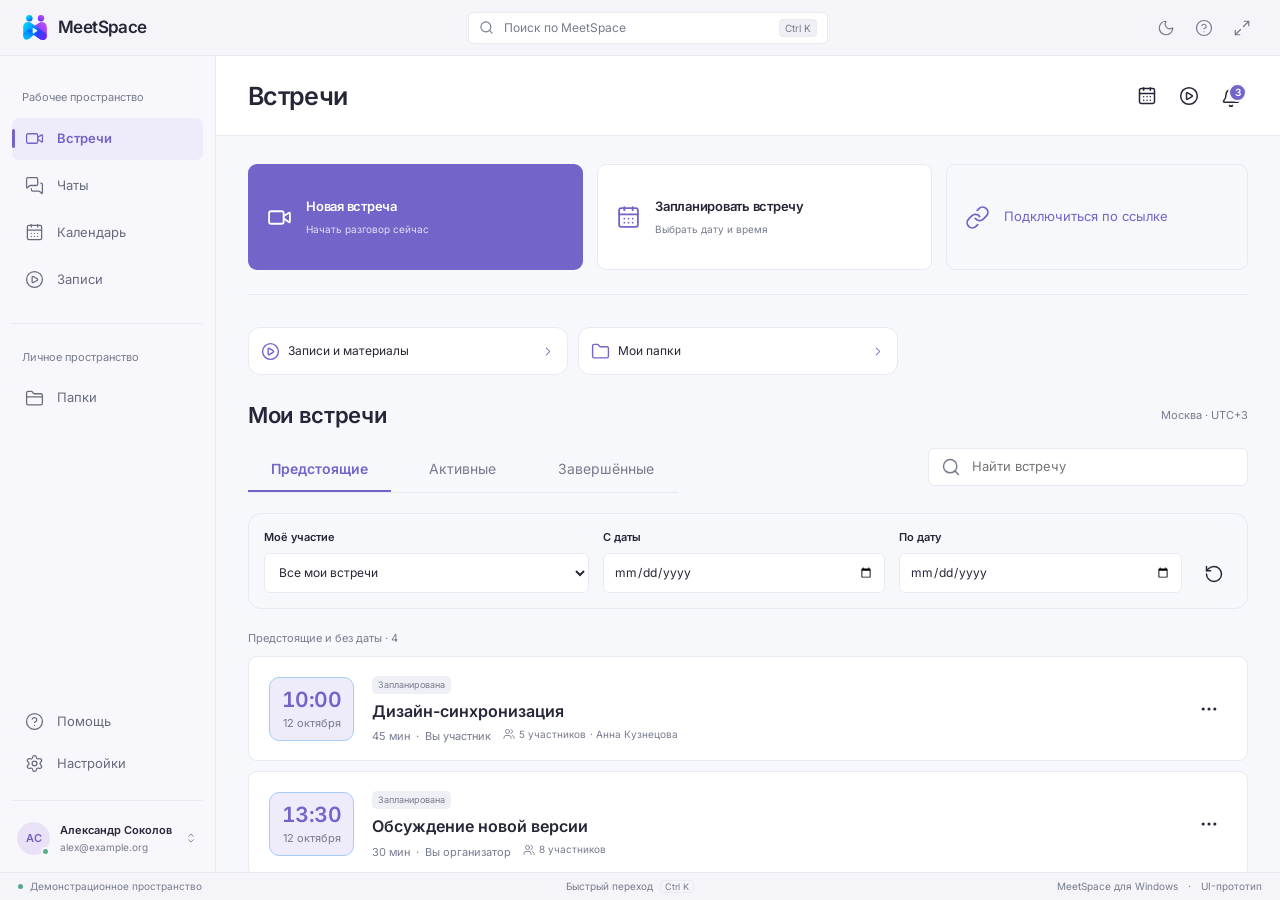
<file: index.html>
<!doctype html>
<html lang="ru">
<head>
  <meta charset="utf-8">
  <meta name="viewport" content="width=device-width,initial-scale=1">
  <title>MeetSpace</title>
  <link rel="icon" href="meetspace-refresh-20261016/assets/brand-mark.svg" type="image/svg+xml">
  <script>location.replace("meetspace-refresh-20261016/index.html" + location.search + location.hash);</script>
  <noscript><meta http-equiv="refresh" content="0;url=meetspace-refresh-20261016/index.html"></noscript>
</head>
<body><a href="meetspace-refresh-20261016/index.html">Открыть MeetSpace</a></body>
</html>
</file>
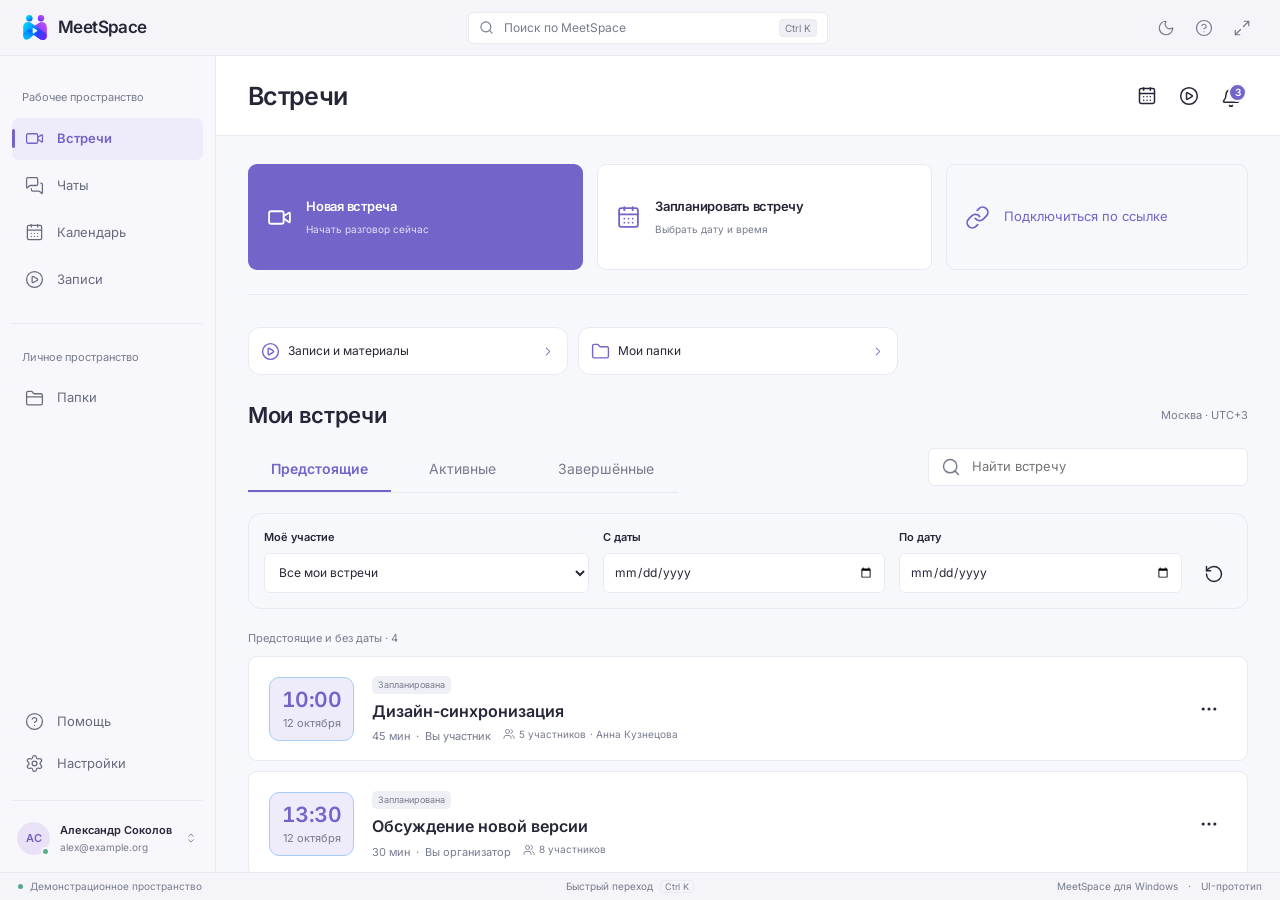
<file: meetspace-refresh-20261016/index.html>
<!doctype html>
<html lang="ru">
  <head>
    <meta charset="utf-8" />
    <meta
      name="viewport"
      content="width=device-width, initial-scale=1, viewport-fit=cover"
    />
    <meta name="theme-color" content="#f6f8fc" />
    <title>MeetSpace для Windows</title>
    <link rel="icon" href="assets/brand-mark.svg" type="image/svg+xml" />
    <link rel="stylesheet" href="app.css?v=20261109-meeting-room" />
    <link rel="stylesheet" href="onboarding.css?v=20261114-installer-parity" />
    <link rel="stylesheet" href="installer.css?v=20261114-required-admin" />
    <link rel="stylesheet" href="home.css" />
    <link rel="stylesheet" href="telemost.css?v=20261012-connection" />
    <link rel="stylesheet" href="meetings.css?v=20261114-invite-qr" />
    <link rel="stylesheet" href="account-settings.css?v=20261116-profile-about" />
    <link rel="stylesheet" href="call-meeting.css?v=call-speaker-rail-v2" />
    <link rel="stylesheet" href="call-layout-phone.css?v=call-speaker-rail-v2" />
    <link rel="stylesheet" href="call-panel.css?v=20261109-meeting-room" />
    <link rel="stylesheet" href="call-invite.css?v=20261109-meeting-room" />
    <link rel="stylesheet" href="personal-call.css?v=20261012-personal-controls" />
    <link rel="stylesheet" href="workspace-refresh.css?v=20261109-meeting-room"/>
    <link rel="stylesheet" href="recordings-refresh.css?v=20261016"/>
    <link rel="stylesheet" href="chat-refresh.css?v=20261114-photo-tiles"/>
    <link rel="stylesheet" href="folders-refresh.css?v=20261016"/>
    <link rel="stylesheet" href="notifications.css?v=20261114-header-alignment"/>
    <link rel="stylesheet" href="avatars.css?v=20261030-tablet-controls"/>
    <link rel="stylesheet" href="groups.css?v=20261030-mobile-save"/>
    <link rel="stylesheet" href="desktop.css?v=20261116-help-version" />
    <link rel="stylesheet" href="chat-info.css?v=20261116-chat-profile" />
  </head>
  <body class="desktop-app">
    <div id="app"></div>
    <div id="dialog-root"></div>
    <div id="toast" role="status" aria-live="polite" hidden></div>
    <script src="assets/icons.js"></script>
    <script src="runtime.js?v=20261114-installer-sync"></script>
    <script src="screens.js?v=20261116-chat-profile"></script>
    <script src="onboarding.js?v=20261114-required-admin"></script>
    <script src="installer-errors.js?v=20261114-installer-parity"></script>
    <script src="installer.js?v=20261114-required-admin-recovery"></script>
    <script src="installer-options.js?v=20261114-required-admin-recovery"></script>
    <script src="meetings.js?v=20261114-invite-qr"></script>
    <script src="account-settings.js?v=20261116-profile-about"></script>
    <script src="call-meeting.js?v=20261109-meeting-room"></script>
    <script src="personal-call.js?v=20261030-avatars"></script>
    <script src="accounts.js?v=20261116-profile-about"></script>
    <script src="workspace-refresh.js?v=20261109-meeting-room"></script>
    <script src="assets/qrcodegen.js"></script>
    <script src="call-invite.js?v=20261114-invite-qr"></script>
    <script src="recordings-refresh.js?v=20261117-recording-details"></script>
    <script src="chat-refresh.js?v=20261116-chat-profile"></script>
    <script src="folders-refresh.js?v=20261030-group-edit"></script>
    <script src="notifications.js?v=20261027"></script>
    <script src="avatars.js?v=20261030-group-edit"></script>
    <script src="groups.js?v=20261030"></script>
    <script src="chat-info.js?v=20261116-chat-profile"></script>
    <script src="desktop.js?v=20261116-chat-profile"></script>
    <script>
      MS.start();
    </script>
  </body>
</html>
</file>
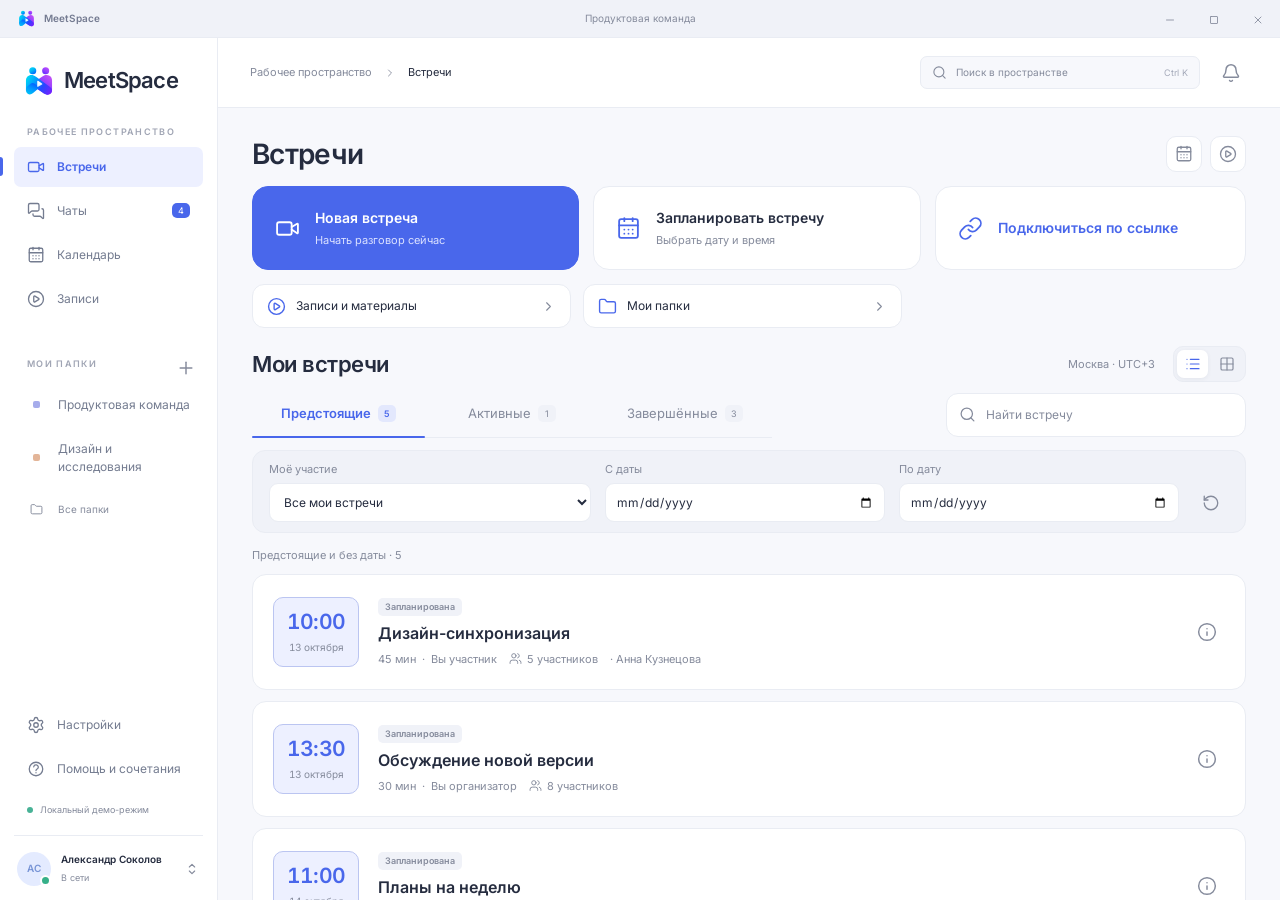
<file: legacy.html>
<!doctype html>
<html lang="ru"><head><meta charset="utf-8"><meta name="viewport" content="width=device-width,initial-scale=1"><meta name="theme-color" content="#f5f6fa"><title>MeetSpace — Windows</title><link rel="icon" href="assets/brand-mark.svg" type="image/svg+xml"><link rel="stylesheet" href="styles.css?v=20261115-meetings-reference-r2"><link rel="stylesheet" href="calls.css?v=20261115-call-reference-r4"><link rel="stylesheet" href="secondary.css?v=20261115-notification-switches"><link rel="stylesheet" href="extensions.css?v=20261013-no-folder-archive"><link rel="stylesheet" href="personal-call.css?v=20261013-personal"><link rel="stylesheet" href="accounts.css?v=20261016-delete-any-account"><link rel="stylesheet" href="chat-enhancements.css?v=20261115-chat-spacing"><link rel="stylesheet" href="recording-library.css?v=20261016-record-about"><link rel="stylesheet" href="chat-actions.css?v=20261016-chat-actions"><link rel="stylesheet" href="installer.css?v=20261024-ssh-installer-r2"><link rel="stylesheet" href="avatars.css?v=20261030-group-photo"></head><body><div id="app"></div><div id="modal-root"></div><div id="toast" role="status" aria-live="polite"></div><script src="assets/icons.js"></script><script src="app.js?v=20261115-meetings-reference-r2"></script><script src="assets/qr-code.js?v=20261024-invitation"></script><script src="calls.js?v=20261115-call-reference-r4"></script><script src="secondary.js?v=20261115-notification-switches"></script><script src="extensions.js?v=20261030-avatars"></script><script src="personal-call.js?v=20261030-avatars"></script><script src="chat-enhancements.js?v=20261115-chat-reference-r5"></script><script src="recording-library.js?v=20261016-record-about"></script><script src="chat-actions.js?v=20261016-group-leave"></script><script src="installer.js?v=20261024-ssh-installer-r2"></script><script src="accounts.js?v=20261030-avatars"></script><script src="avatars.js?v=20261030-crop-sidebar"></script><script>Desk.init()</script></body></html>
</file>
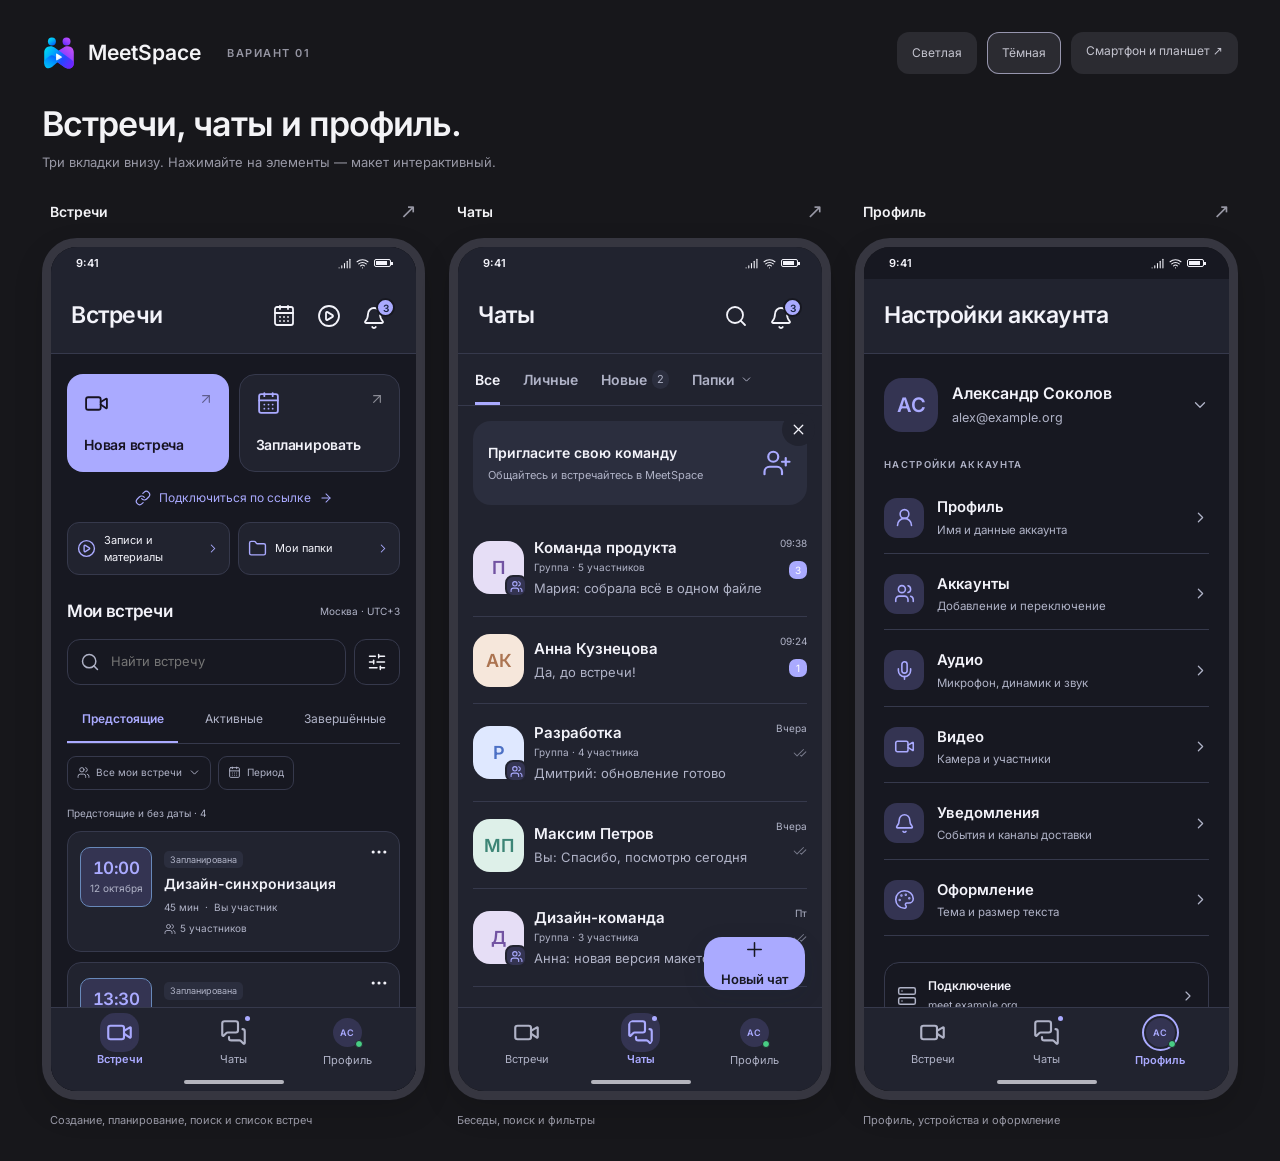
<file: meetspace-refresh-20261016/four-tabs.html>
<!doctype html>
<html lang="ru">
  <head>
    <meta charset="utf-8" />
    <title>MeetSpace — три вкладки</title>
    <script>
      location.replace("three-tabs.html" + location.search);
    </script>
  </head>
  <body>
    <a href="three-tabs.html">Открыть обновлённый макет</a>
  </body>
</html>
</file>
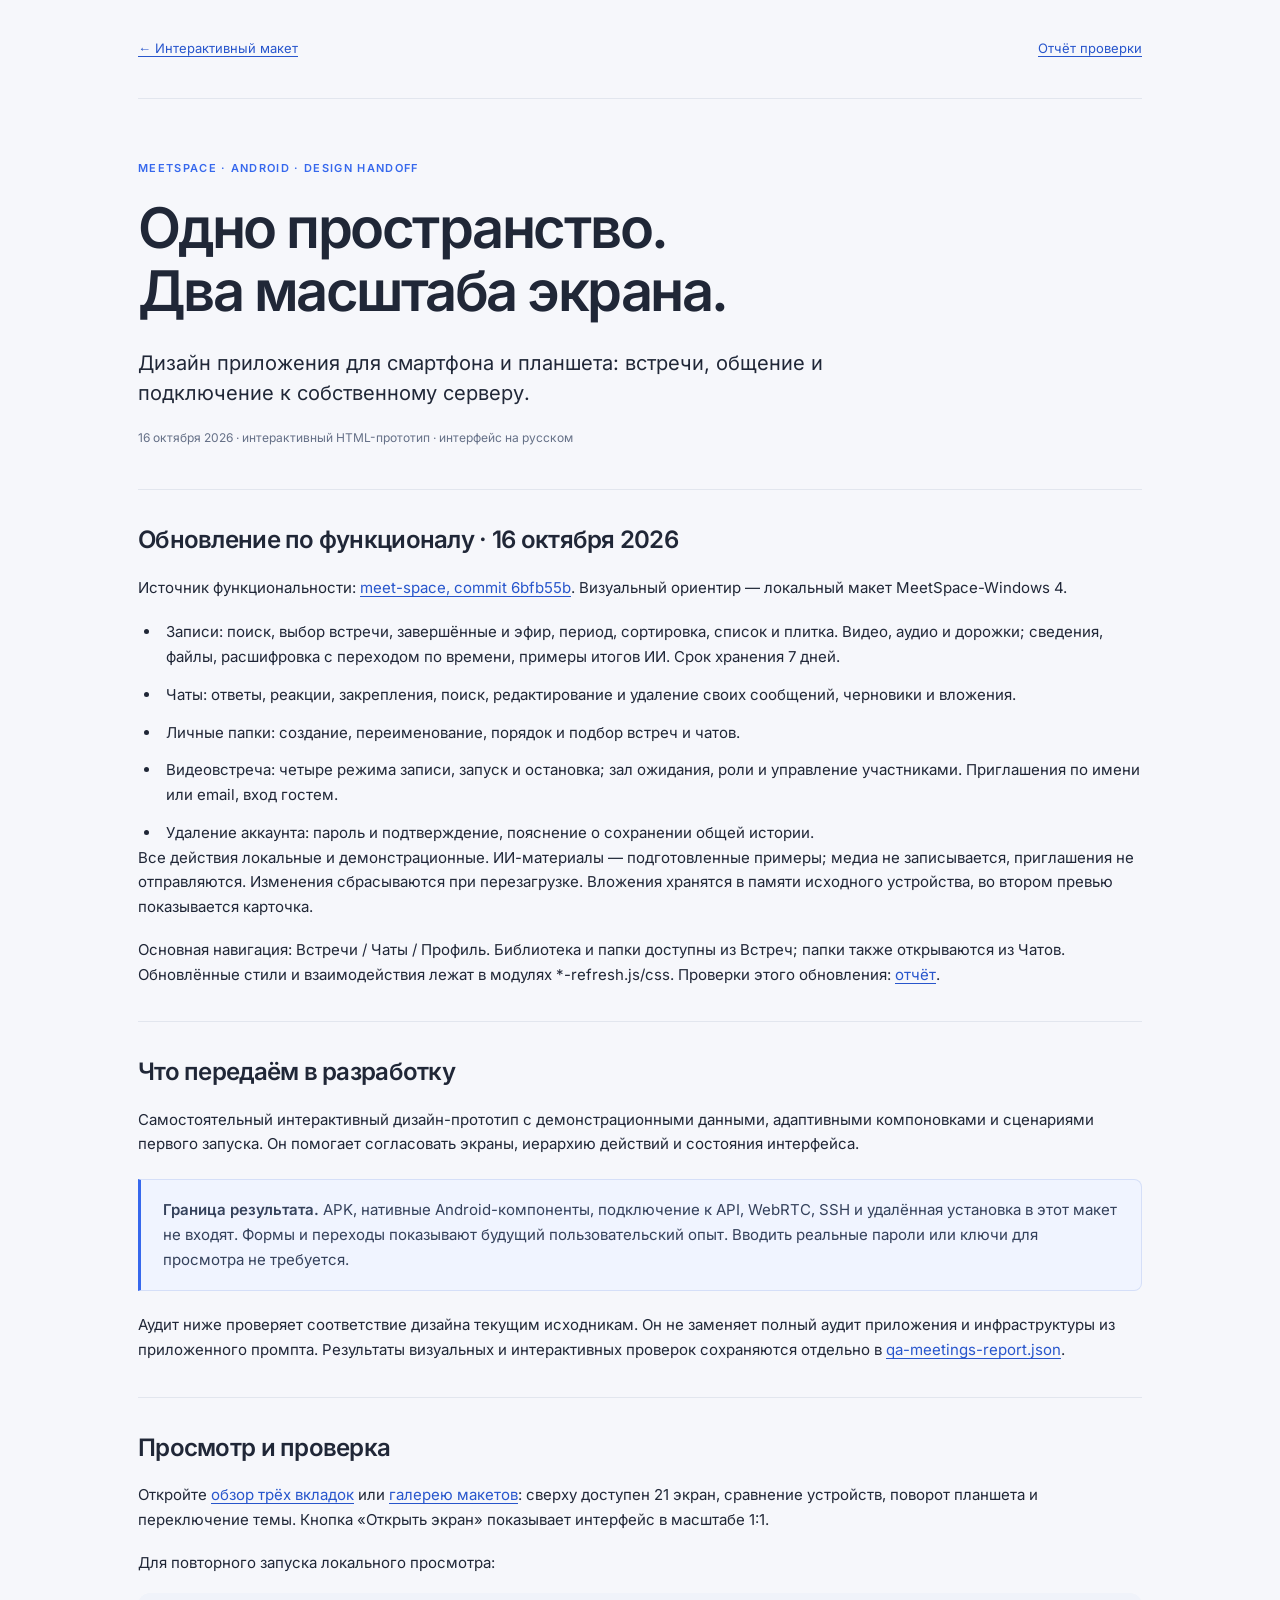
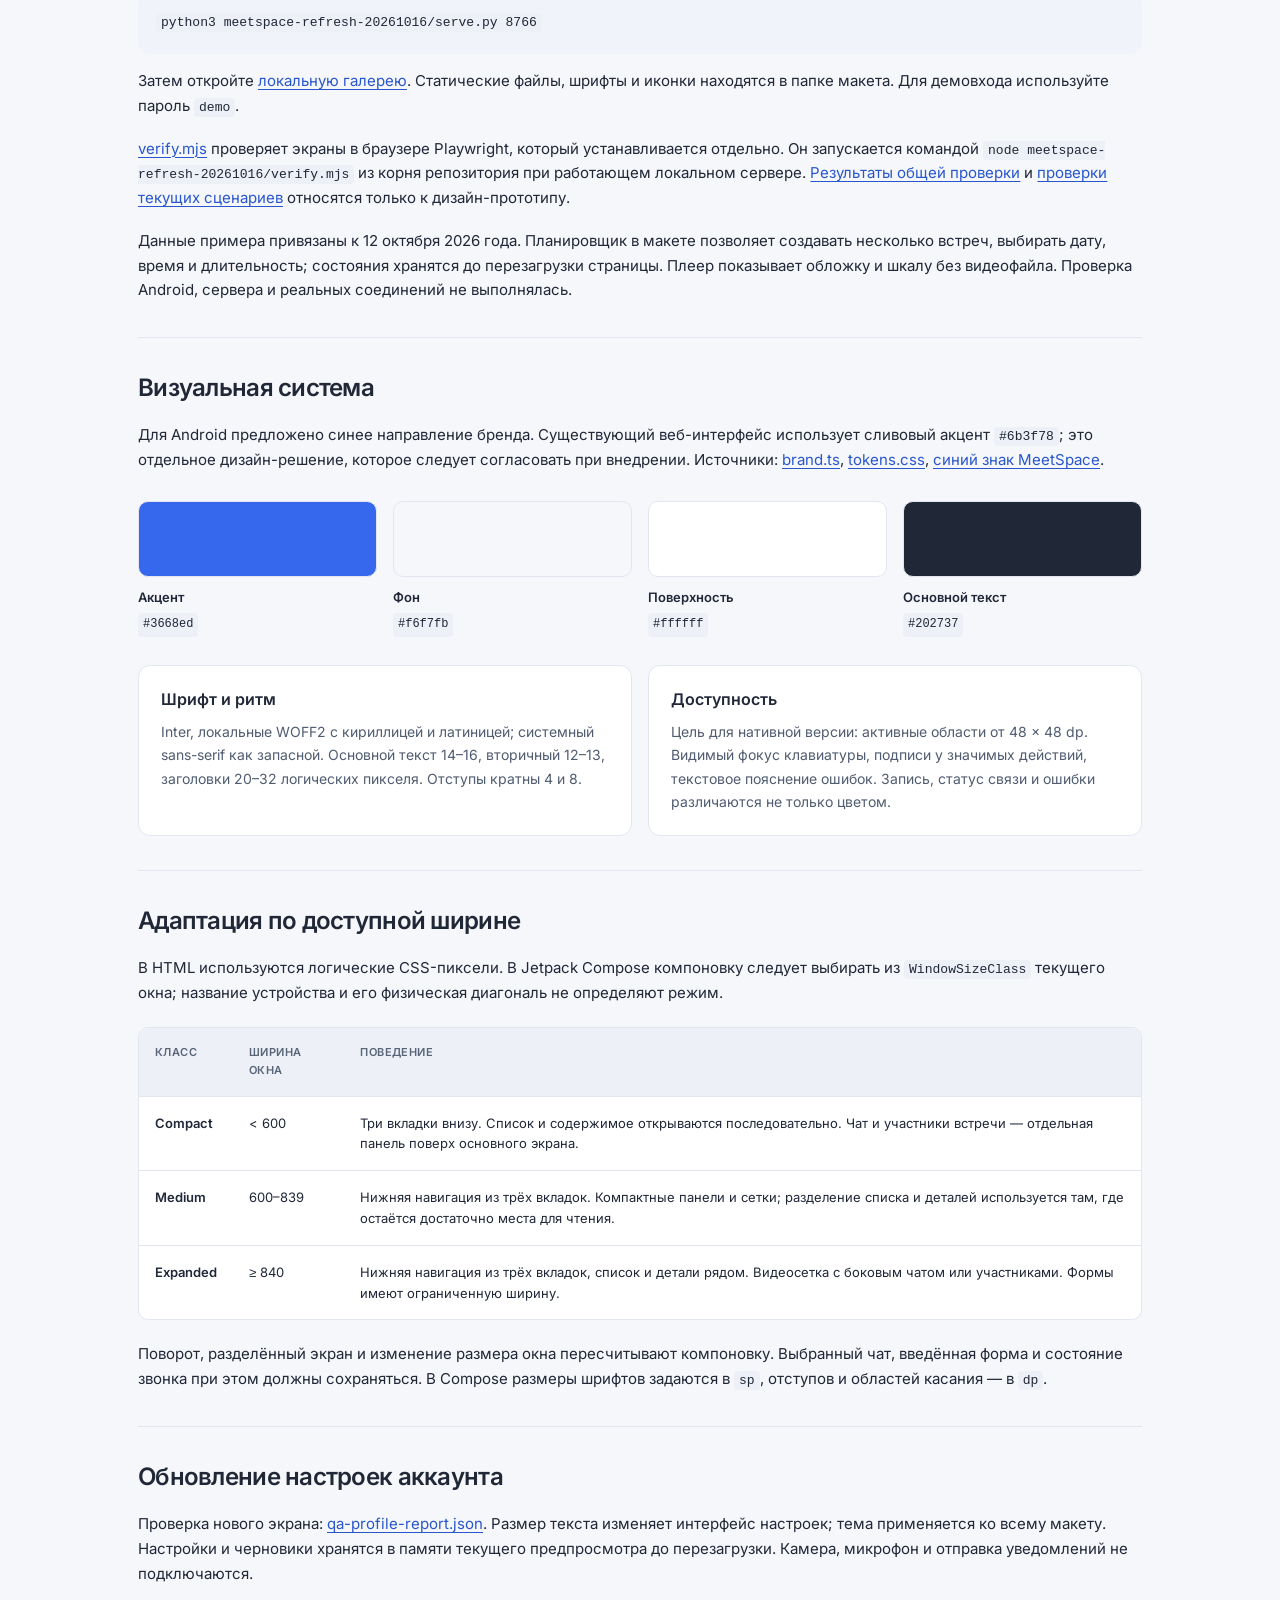
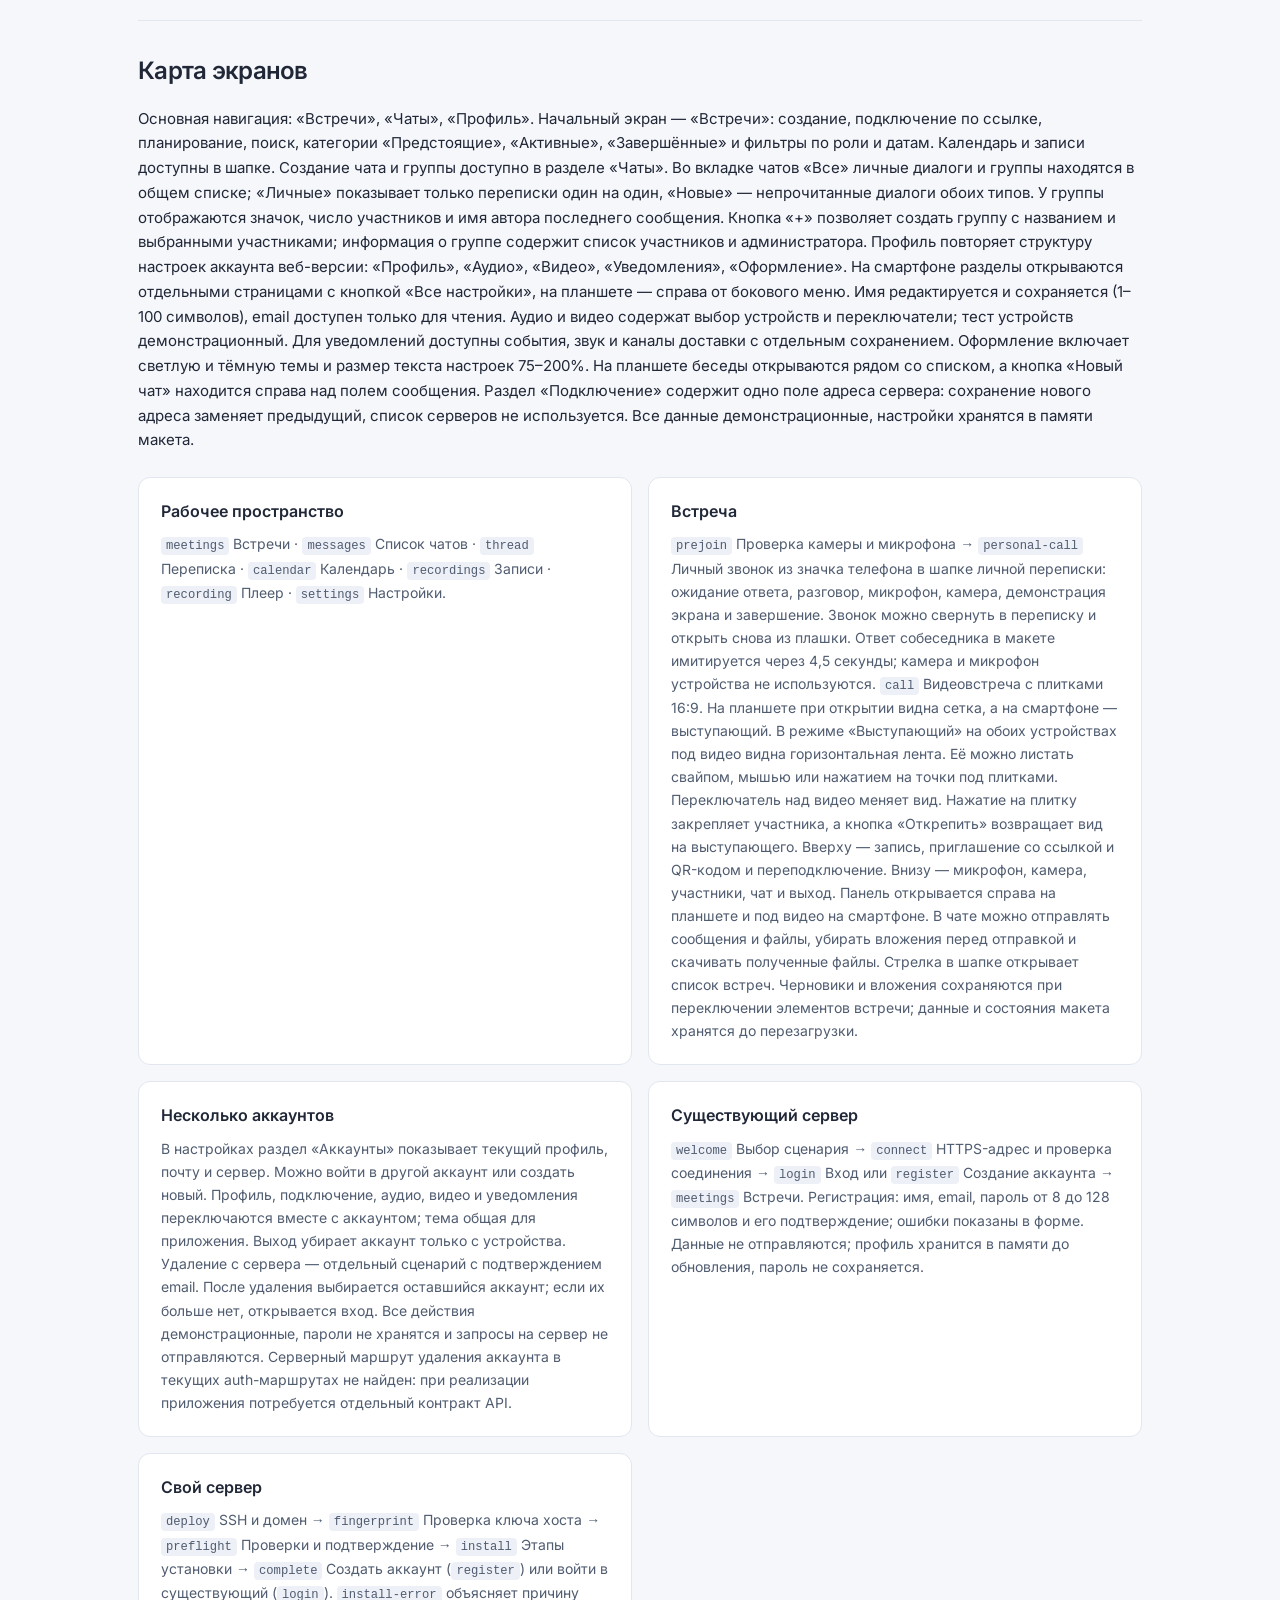
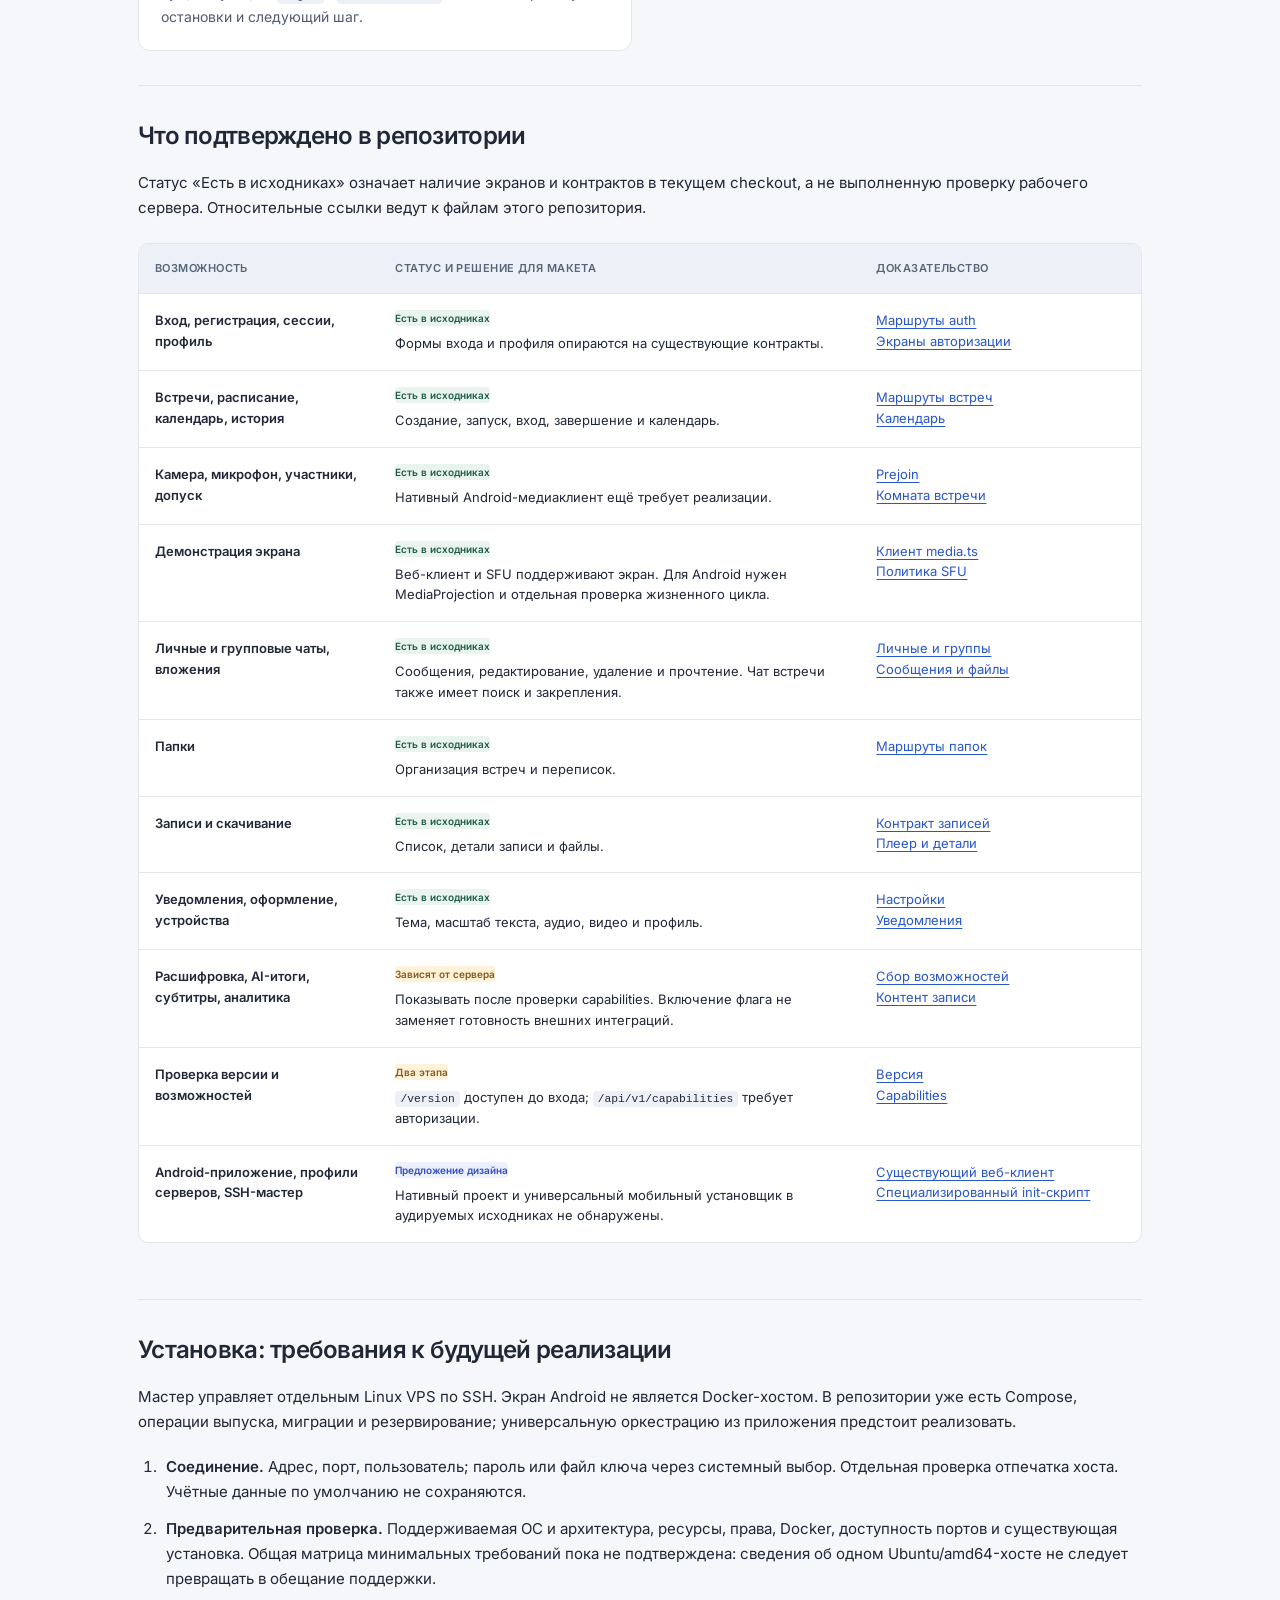
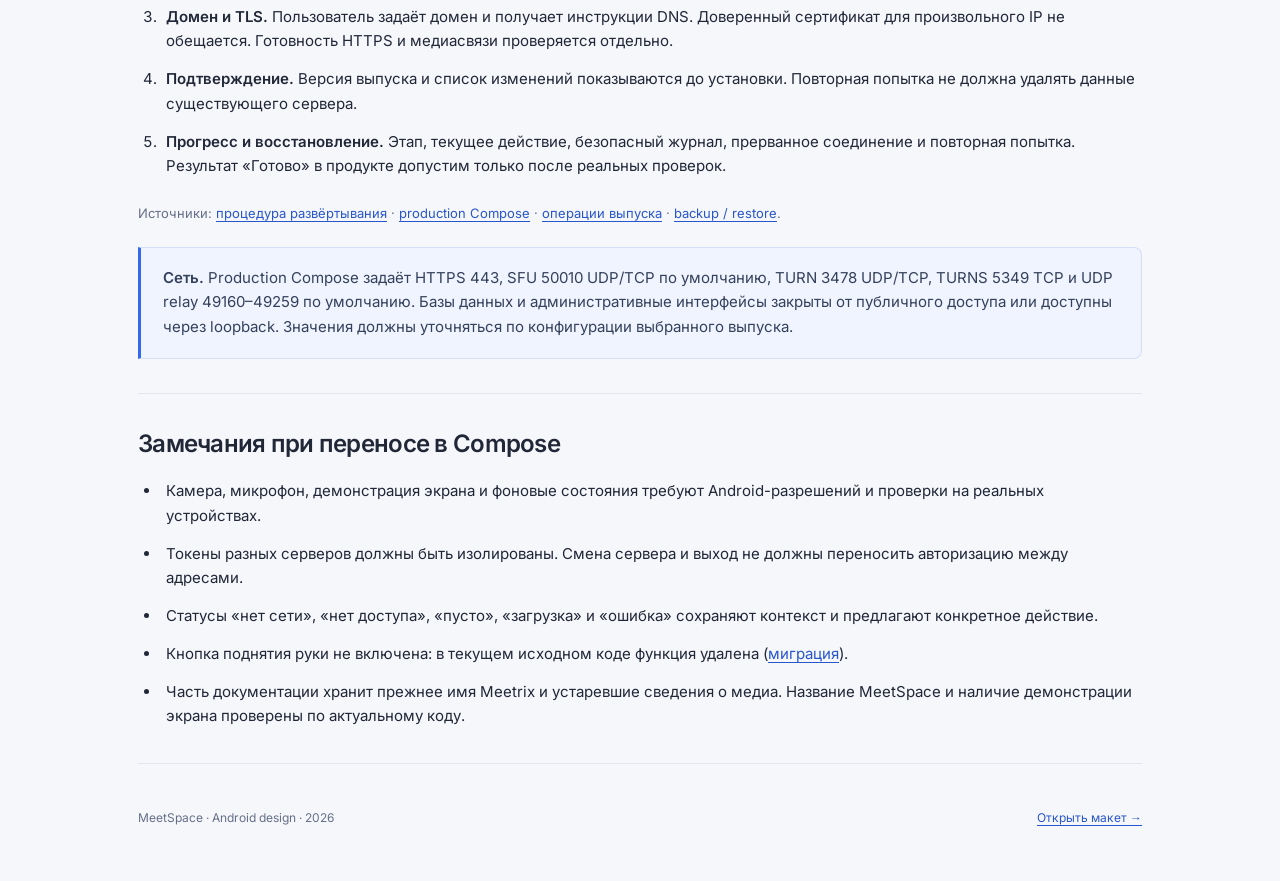
<file: meetspace-refresh-20261016/handoff.html>
<!doctype html>
<html lang="ru">
  <head>
    <meta charset="utf-8" />
    <meta name="viewport" content="width=device-width, initial-scale=1" />
    <meta name="color-scheme" content="light" />
    <title>MeetSpace Android — передача дизайна</title>
    <link rel="stylesheet" href="handoff.css" />
  </head>
  <body>
    <main>
      <nav class="document-nav" aria-label="Документы проекта">
        <a href="index.html">← Интерактивный макет</a>
        <a href="qa-meetings-report.json">Отчёт проверки</a>
      </nav>
      <header>
        <p class="eyebrow">MEETSPACE · ANDROID · DESIGN HANDOFF</p>
        <h1>Одно пространство.<br />Два масштаба экрана.</h1>
        <p class="lead">
          Дизайн приложения для смартфона и планшета: встречи, общение и
          подключение к собственному серверу.
        </p>
        <p class="meta">
          16 октября 2026 · интерактивный HTML-прототип · интерфейс на русском
        </p>
      </header>

      <section aria-labelledby="refresh-20261016">
        <h2 id="refresh-20261016">Обновление по функционалу · 16 октября 2026</h2>
        <p>Источник функциональности: <a href="https://github.com/janickiy/meet-space/tree/6bfb55bb6af4e6179f59c306f1632a5b590c1d32">meet-space, commit 6bfb55b</a>. Визуальный ориентир — локальный макет MeetSpace-Windows 4.</p>
        <ul><li>Записи: поиск, выбор встречи, завершённые и эфир, период, сортировка, список и плитка. Видео, аудио и дорожки; сведения, файлы, расшифровка с переходом по времени, примеры итогов ИИ. Срок хранения 7 дней.</li>
        <li>Чаты: ответы, реакции, закрепления, поиск, редактирование и удаление своих сообщений, черновики и вложения.</li>
        <li>Личные папки: создание, переименование, порядок и подбор встреч и чатов.</li>
        <li>Видеовстреча: четыре режима записи, запуск и остановка; зал ожидания, роли и управление участниками. Приглашения по имени или email, вход гостем.</li>
        <li>Удаление аккаунта: пароль и подтверждение, пояснение о сохранении общей истории.</li></ul>
        <p>Все действия локальные и демонстрационные. ИИ-материалы — подготовленные примеры; медиа не записывается, приглашения не отправляются. Изменения сбрасываются при перезагрузке. Вложения хранятся в памяти исходного устройства, во втором превью показывается карточка.</p>
        <p>Основная навигация: Встречи / Чаты / Профиль. Библиотека и папки доступны из Встреч; папки также открываются из Чатов. Обновлённые стили и взаимодействия лежат в модулях *-refresh.js/css. Проверки этого обновления: <a href="qa-refresh-report.json">отчёт</a>.</p>
      </section>
      <section aria-labelledby="scope">
        <h2 id="scope">Что передаём в разработку</h2>
        <p>
          Самостоятельный интерактивный дизайн-прототип с демонстрационными
          данными, адаптивными компоновками и сценариями первого запуска. Он
          помогает согласовать экраны, иерархию действий и состояния интерфейса.
        </p>
        <div class="note">
          <strong>Граница результата.</strong> APK, нативные Android-компоненты,
          подключение к API, WebRTC, SSH и удалённая установка в этот макет не
          входят. Формы и переходы показывают будущий пользовательский опыт.
          Вводить реальные пароли или ключи для просмотра не требуется.
        </div>
        <p>
          Аудит ниже проверяет соответствие дизайна текущим исходникам. Он не
          заменяет полный аудит приложения и инфраструктуры из приложенного
          промпта. Результаты визуальных и интерактивных проверок сохраняются
          отдельно в
          <a href="qa-meetings-report.json">qa-meetings-report.json</a>.
        </p>
      </section>

      <section aria-labelledby="open">
        <h2 id="open">Просмотр и проверка</h2>
        <p>
          Откройте <a href="three-tabs.html">обзор трёх вкладок</a> или
          <a href="index.html">галерею макетов</a>: сверху доступен 21 экран,
          сравнение устройств, поворот планшета и переключение темы. Кнопка
          «Открыть экран» показывает интерфейс в масштабе 1:1.
        </p>
        <p>Для повторного запуска локального просмотра:</p>
        <pre
          style="
            overflow: auto;
            padding: 18px;
            background: #f0f3fa;
            border-radius: 12px;
          "
        ><code>python3 meetspace-refresh-20261016/serve.py 8766</code></pre>
        <p>
          Затем откройте <a href="http://127.0.0.1:8766/">локальную галерею</a>.
          Статические файлы, шрифты и иконки находятся в папке макета. Для
          демовхода используйте пароль <code>demo</code>.
        </p>
        <p>
          <a href="verify.mjs">verify.mjs</a> проверяет экраны в браузере
          Playwright, который устанавливается отдельно. Он запускается командой
          <code>node meetspace-refresh-20261016/verify.mjs</code> из
          корня репозитория при работающем локальном сервере.
          <a href="qa-meetings-report.json">Результаты общей проверки</a> и
          <a href="qa-meetings-report.json">проверки текущих сценариев</a>
          относятся только к дизайн-прототипу.
        </p>
        <p>
          Данные примера привязаны к 12 октября 2026 года. Планировщик в макете
          позволяет создавать несколько встреч, выбирать дату, время и
          длительность; состояния хранятся до перезагрузки страницы. Плеер
          показывает обложку и шкалу без видеофайла. Проверка Android, сервера и
          реальных соединений не выполнялась.
        </p>
      </section>

      <section aria-labelledby="system">
        <h2 id="system">Визуальная система</h2>
        <p>
          Для Android предложено синее направление бренда. Существующий
          веб-интерфейс использует сливовый акцент <code>#6b3f78</code>; это
          отдельное дизайн-решение, которое следует согласовать при внедрении.
          Источники: <a href="https://github.com/janickiy/meet-space/blob/6bfb55bb6af4e6179f59c306f1632a5b590c1d32/frontend/src/brand.ts">brand.ts</a>,
          <a href="https://github.com/janickiy/meet-space/blob/6bfb55bb6af4e6179f59c306f1632a5b590c1d32/frontend/src/tokens.css">tokens.css</a>,
          <a href="https://github.com/janickiy/meet-space/blob/6bfb55bb6af4e6179f59c306f1632a5b590c1d32/frontend/public/branding/meetspace-app-blue.svg"
            >синий знак MeetSpace</a
          >.
        </p>
        <div class="swatches" aria-label="Основная палитра">
          <div>
            <span style="--swatch: #3668ed"></span><strong>Акцент</strong
            ><code>#3668ed</code>
          </div>
          <div>
            <span style="--swatch: #f6f7fb"></span><strong>Фон</strong
            ><code>#f6f7fb</code>
          </div>
          <div>
            <span style="--swatch: #ffffff"></span><strong>Поверхность</strong
            ><code>#ffffff</code>
          </div>
          <div>
            <span style="--swatch: #202737"></span
            ><strong>Основной текст</strong><code>#202737</code>
          </div>
        </div>
        <div class="grid two">
          <article>
            <h3>Шрифт и ритм</h3>
            <p>
              Inter, локальные WOFF2 с кириллицей и латиницей; системный
              sans-serif как запасной. Основной текст 14–16, вторичный 12–13,
              заголовки 20–32 логических пикселя. Отступы кратны 4 и 8.
            </p>
          </article>
          <article>
            <h3>Доступность</h3>
            <p>
              Цель для нативной версии: активные области от 48 × 48 dp. Видимый
              фокус клавиатуры, подписи у значимых действий, текстовое пояснение
              ошибок. Запись, статус связи и ошибки различаются не только
              цветом.
            </p>
          </article>
        </div>
      </section>

      <section aria-labelledby="adaptive">
        <h2 id="adaptive">Адаптация по доступной ширине</h2>
        <p>
          В HTML используются логические CSS-пиксели. В Jetpack Compose
          компоновку следует выбирать из <code>WindowSizeClass</code> текущего
          окна; название устройства и его физическая диагональ не определяют
          режим.
        </p>
        <div class="table-scroll">
          <table>
            <thead>
              <tr>
                <th>Класс</th>
                <th>Ширина окна</th>
                <th>Поведение</th>
              </tr>
            </thead>
            <tbody>
              <tr>
                <th>Compact</th>
                <td>&lt; 600</td>
                <td>
                  Три вкладки внизу. Список и содержимое открываются
                  последовательно. Чат и участники встречи — отдельная панель
                  поверх основного экрана.
                </td>
              </tr>
              <tr>
                <th>Medium</th>
                <td>600–839</td>
                <td>
                  Нижняя навигация из трёх вкладок. Компактные панели и сетки;
                  разделение списка и деталей используется там, где остаётся
                  достаточно места для чтения.
                </td>
              </tr>
              <tr>
                <th>Expanded</th>
                <td>≥ 840</td>
                <td>
                  Нижняя навигация из трёх вкладок, список и детали рядом.
                  Видеосетка с боковым чатом или участниками. Формы имеют
                  ограниченную ширину.
                </td>
              </tr>
            </tbody>
          </table>
        </div>
        <p>
          Поворот, разделённый экран и изменение размера окна пересчитывают
          компоновку. Выбранный чат, введённая форма и состояние звонка при этом
          должны сохраняться. В Compose размеры шрифтов задаются в
          <code>sp</code>, отступов и областей касания — в <code>dp</code>.
        </p>
      </section>

      <section aria-labelledby="account-qa"><h2 id="account-qa">Обновление настроек аккаунта</h2><p>Проверка нового экрана: <a href="qa-profile-report.json">qa-profile-report.json</a>. Размер текста изменяет интерфейс настроек; тема применяется ко всему макету. Настройки и черновики хранятся в памяти текущего предпросмотра до перезагрузки. Камера, микрофон и отправка уведомлений не подключаются.</p></section>

      <section aria-labelledby="screens">
        <h2 id="screens">Карта экранов</h2>
        <p>
          Основная навигация: «Встречи», «Чаты», «Профиль». Начальный экран —
          «Встречи»: создание, подключение по ссылке, планирование, поиск,
          категории «Предстоящие», «Активные», «Завершённые» и фильтры по роли и
          датам. Календарь и записи доступны в шапке. Создание чата и группы
          доступно в разделе «Чаты». Во вкладке чатов «Все» личные диалоги и
          группы находятся в общем списке; «Личные» показывает только переписки
          один на один, «Новые» — непрочитанные диалоги обоих типов. У группы
          отображаются значок, число участников и имя автора последнего
          сообщения. Кнопка «+» позволяет создать группу с названием и
          выбранными участниками; информация о группе содержит список участников
          и администратора. Профиль повторяет структуру настроек аккаунта веб-версии: «Профиль», «Аудио», «Видео», «Уведомления», «Оформление». На смартфоне разделы открываются отдельными страницами с кнопкой «Все настройки», на планшете — справа от бокового меню. Имя редактируется и сохраняется (1–100 символов), email доступен только для чтения. Аудио и видео содержат выбор устройств и переключатели; тест устройств демонстрационный. Для уведомлений доступны события, звук и каналы доставки с отдельным сохранением. Оформление включает светлую и тёмную темы и размер текста настроек 75–200%. На
          планшете беседы открываются рядом со списком, а кнопка «Новый чат» находится справа над полем сообщения. Раздел «Подключение» содержит одно поле адреса сервера: сохранение нового адреса заменяет предыдущий, список серверов не используется. Все данные
          демонстрационные, настройки хранятся в памяти макета.
        </p>
        <div class="grid two">
          <article>
            <h3>Рабочее пространство</h3>
            <p>
              <code>meetings</code> Встречи · <code>messages</code> Список чатов
              · <code>thread</code> Переписка · <code>calendar</code> Календарь
              · <code>recordings</code> Записи · <code>recording</code> Плеер ·
              <code>settings</code> Настройки.
            </p>
          </article>
          <article>
            <h3>Встреча</h3>
            <p>
              <code>prejoin</code> Проверка камеры и микрофона →
              <code>personal-call</code> Личный звонок из значка телефона в
              шапке личной переписки: ожидание ответа, разговор, микрофон,
              камера, демонстрация экрана и завершение. Звонок можно свернуть в переписку
              и открыть снова из плашки. Ответ собеседника в макете имитируется
              через 4,5 секунды; камера и микрофон устройства не используются.
              <code>call</code> Видеовстреча с плитками 16:9. На планшете при открытии
              видна сетка, а на смартфоне — выступающий. В режиме «Выступающий»
              на обоих устройствах под видео видна горизонтальная лента. Её можно
              листать свайпом, мышью или нажатием на точки под плитками.
              Переключатель над видео меняет вид. Нажатие на плитку закрепляет участника,
              а кнопка «Открепить» возвращает вид на выступающего. Вверху — запись,
              приглашение со ссылкой и QR-кодом и переподключение. Внизу — микрофон,
              камера, участники, чат и выход.
              Панель открывается справа на планшете и под видео на смартфоне.
              В чате можно отправлять сообщения и файлы, убирать вложения
              перед отправкой и скачивать полученные файлы.
              Стрелка в шапке открывает список встреч.
              Черновики и вложения сохраняются при переключении элементов
              встречи; данные и состояния макета хранятся до перезагрузки.
            </p>
          </article>
          <article>
            <h3>Несколько аккаунтов</h3>
            <p>В настройках раздел «Аккаунты» показывает текущий профиль, почту и сервер.
              Можно войти в другой аккаунт или создать новый. Профиль, подключение,
              аудио, видео и уведомления переключаются вместе с аккаунтом; тема общая для приложения.
              Выход убирает аккаунт только с устройства. Удаление с сервера — отдельный
              сценарий с подтверждением email. После удаления выбирается оставшийся
              аккаунт; если их больше нет, открывается вход. Все действия демонстрационные,
              пароли не хранятся и запросы на сервер не отправляются.
              Серверный маршрут удаления аккаунта в текущих auth-маршрутах не найден:
              при реализации приложения потребуется отдельный контракт API.</p>
          </article>
          <article>
            <h3>Существующий сервер</h3>
            <p>
              <code>welcome</code> Выбор сценария →
              <code>connect</code> HTTPS-адрес и проверка соединения →
              <code>login</code> Вход или <code>register</code> Создание аккаунта →
              <code>meetings</code> Встречи. Регистрация: имя, email, пароль
              от 8 до 128 символов и его подтверждение; ошибки показаны в форме.
              Данные не отправляются; профиль хранится в памяти до обновления, пароль не сохраняется.
            </p>
          </article>
          <article>
            <h3>Свой сервер</h3>
            <p>
              <code>deploy</code> SSH и домен →
              <code>fingerprint</code> Проверка ключа хоста →
              <code>preflight</code> Проверки и подтверждение →
              <code>install</code> Этапы установки →
              <code>complete</code> Создать аккаунт (<code>register</code>)
              или войти в существующий (<code>login</code>).
              <code>install-error</code> объясняет причину остановки и следующий
              шаг.
            </p>
          </article>
        </div>
      </section>

      <section aria-labelledby="audit">
        <h2 id="audit">Что подтверждено в репозитории</h2>
        <p>
          Статус «Есть в исходниках» означает наличие экранов и контрактов в
          текущем checkout, а не выполненную проверку рабочего сервера.
          Относительные ссылки ведут к файлам этого репозитория.
        </p>
        <div class="table-scroll">
          <table class="audit">
            <thead>
              <tr>
                <th>Возможность</th>
                <th>Статус и решение для макета</th>
                <th>Доказательство</th>
              </tr>
            </thead>
            <tbody>
              <tr>
                <th>Вход, регистрация, сессии, профиль</th>
                <td>
                  <span class="status">Есть в исходниках</span>Формы входа и
                  профиля опираются на существующие контракты.
                </td>
                <td>
                  <a href="https://github.com/janickiy/meet-space/blob/6bfb55bb6af4e6179f59c306f1632a5b590c1d32/internal/transport/http/platform_routes.go"
                    >Маршруты auth</a
                  ><br /><a href="https://github.com/janickiy/meet-space/blob/6bfb55bb6af4e6179f59c306f1632a5b590c1d32/frontend/src/pages/AuthPages.tsx"
                    >Экраны авторизации</a
                  >
                </td>
              </tr>
              <tr>
                <th>Встречи, расписание, календарь, история</th>
                <td>
                  <span class="status">Есть в исходниках</span>Создание, запуск,
                  вход, завершение и календарь.
                </td>
                <td>
                  <a href="https://github.com/janickiy/meet-space/blob/6bfb55bb6af4e6179f59c306f1632a5b590c1d32/internal/transport/http/platform_routes.go"
                    >Маршруты встреч</a
                  ><br /><a href="https://github.com/janickiy/meet-space/blob/6bfb55bb6af4e6179f59c306f1632a5b590c1d32/frontend/src/pages/CalendarPage.tsx"
                    >Календарь</a
                  >
                </td>
              </tr>
              <tr>
                <th>Камера, микрофон, участники, допуск</th>
                <td>
                  <span class="status">Есть в исходниках</span>Нативный
                  Android-медиаклиент ещё требует реализации.
                </td>
                <td>
                  <a href="https://github.com/janickiy/meet-space/blob/6bfb55bb6af4e6179f59c306f1632a5b590c1d32/frontend/src/pages/PreJoinPage.tsx">Prejoin</a
                  ><br /><a
                    href="https://github.com/janickiy/meet-space/blob/6bfb55bb6af4e6179f59c306f1632a5b590c1d32/frontend/src/components/conference/ActiveConferenceRoom.tsx"
                    >Комната встречи</a
                  >
                </td>
              </tr>
              <tr>
                <th>Демонстрация экрана</th>
                <td>
                  <span class="status">Есть в исходниках</span>Веб-клиент и SFU
                  поддерживают экран. Для Android нужен MediaProjection и
                  отдельная проверка жизненного цикла.
                </td>
                <td>
                  <a href="https://github.com/janickiy/meet-space/blob/6bfb55bb6af4e6179f59c306f1632a5b590c1d32/frontend/src/media.ts">Клиент media.ts</a
                  ><br /><a href="https://github.com/janickiy/meet-space/blob/6bfb55bb6af4e6179f59c306f1632a5b590c1d32/internal/infrastructure/sfu/policy.go"
                    >Политика SFU</a
                  >
                </td>
              </tr>
              <tr>
                <th>Личные и групповые чаты, вложения</th>
                <td>
                  <span class="status">Есть в исходниках</span>Сообщения,
                  редактирование, удаление и прочтение. Чат встречи также имеет
                  поиск и закрепления.
                </td>
                <td>
                  <a href="https://github.com/janickiy/meet-space/blob/6bfb55bb6af4e6179f59c306f1632a5b590c1d32/internal/transport/http/personal_routes.go"
                    >Личные и группы</a
                  ><br /><a href="https://github.com/janickiy/meet-space/blob/6bfb55bb6af4e6179f59c306f1632a5b590c1d32/internal/transport/http/chat_routes.go"
                    >Сообщения и файлы</a
                  >
                </td>
              </tr>
              <tr>
                <th>Папки</th>
                <td>
                  <span class="status">Есть в исходниках</span>Организация
                  встреч и переписок.
                </td>
                <td>
                  <a href="https://github.com/janickiy/meet-space/blob/6bfb55bb6af4e6179f59c306f1632a5b590c1d32/internal/transport/http/folder_routes.go"
                    >Маршруты папок</a
                  >
                </td>
              </tr>
              <tr>
                <th>Записи и скачивание</th>
                <td>
                  <span class="status">Есть в исходниках</span>Список, детали
                  записи и файлы.
                </td>
                <td>
                  <a
                    href="https://github.com/janickiy/meet-space/blob/6bfb55bb6af4e6179f59c306f1632a5b590c1d32/internal/transport/http/conference_recording_routes.go"
                    >Контракт записей</a
                  ><br /><a
                    href="https://github.com/janickiy/meet-space/blob/6bfb55bb6af4e6179f59c306f1632a5b590c1d32/frontend/src/pages/RecordingDetailPage.tsx"
                    >Плеер и детали</a
                  >
                </td>
              </tr>
              <tr>
                <th>Уведомления, оформление, устройства</th>
                <td>
                  <span class="status">Есть в исходниках</span>Тема, масштаб
                  текста, аудио, видео и профиль.
                </td>
                <td>
                  <a href="https://github.com/janickiy/meet-space/blob/6bfb55bb6af4e6179f59c306f1632a5b590c1d32/frontend/src/pages/AccountPages.tsx"
                    >Настройки</a
                  ><br /><a
                    href="https://github.com/janickiy/meet-space/blob/6bfb55bb6af4e6179f59c306f1632a5b590c1d32/internal/transport/http/notification_routes.go"
                    >Уведомления</a
                  >
                </td>
              </tr>
              <tr>
                <th>Расшифровка, AI-итоги, субтитры, аналитика</th>
                <td>
                  <span class="status optional">Зависят от сервера</span
                  >Показывать после проверки capabilities. Включение флага не
                  заменяет готовность внешних интеграций.
                </td>
                <td>
                  <a href="https://github.com/janickiy/meet-space/blob/6bfb55bb6af4e6179f59c306f1632a5b590c1d32/internal/usecase/platform/service.go"
                    >Сбор возможностей</a
                  ><br /><a
                    href="https://github.com/janickiy/meet-space/blob/6bfb55bb6af4e6179f59c306f1632a5b590c1d32/internal/transport/http/content_routes.go"
                    >Контент записи</a
                  >
                </td>
              </tr>
              <tr>
                <th>Проверка версии и возможностей</th>
                <td>
                  <span class="status optional">Два этапа</span
                  ><code>/version</code> доступен до входа;
                  <code>/api/v1/capabilities</code> требует авторизации.
                </td>
                <td>
                  <a href="https://github.com/janickiy/meet-space/blob/6bfb55bb6af4e6179f59c306f1632a5b590c1d32/internal/operations/runtime.go">Версия</a
                  ><br /><a
                    href="https://github.com/janickiy/meet-space/blob/6bfb55bb6af4e6179f59c306f1632a5b590c1d32/internal/transport/http/platform_status_routes.go"
                    >Capabilities</a
                  >
                </td>
              </tr>
              <tr>
                <th>Android-приложение, профили серверов, SSH-мастер</th>
                <td>
                  <span class="status concept">Предложение дизайна</span
                  >Нативный проект и универсальный мобильный установщик в
                  аудируемых исходниках не обнаружены.
                </td>
                <td>
                  <a href="https://github.com/janickiy/meet-space/blob/6bfb55bb6af4e6179f59c306f1632a5b590c1d32/frontend/src/App.tsx"
                    >Существующий веб-клиент</a
                  ><br /><a href="https://github.com/janickiy/meet-space/blob/6bfb55bb6af4e6179f59c306f1632a5b590c1d32/scripts/release/init-meeting-host.sh"
                    >Специализированный init-скрипт</a
                  >
                </td>
              </tr>
            </tbody>
          </table>
        </div>
      </section>

      <section aria-labelledby="installer">
        <h2 id="installer">Установка: требования к будущей реализации</h2>
        <p>
          Мастер управляет отдельным Linux VPS по SSH. Экран Android не является
          Docker-хостом. В репозитории уже есть Compose, операции выпуска,
          миграции и резервирование; универсальную оркестрацию из приложения
          предстоит реализовать.
        </p>
        <ol>
          <li>
            <strong>Соединение.</strong> Адрес, порт, пользователь; пароль или
            файл ключа через системный выбор. Отдельная проверка отпечатка
            хоста. Учётные данные по умолчанию не сохраняются.
          </li>
          <li>
            <strong>Предварительная проверка.</strong> Поддерживаемая ОС и
            архитектура, ресурсы, права, Docker, доступность портов и
            существующая установка. Общая матрица минимальных требований пока не
            подтверждена: сведения об одном Ubuntu/amd64-хосте не следует
            превращать в обещание поддержки.
          </li>
          <li>
            <strong>Домен и TLS.</strong> Пользователь задаёт домен и получает
            инструкции DNS. Доверенный сертификат для произвольного IP не
            обещается. Готовность HTTPS и медиасвязи проверяется отдельно.
          </li>
          <li>
            <strong>Подтверждение.</strong> Версия выпуска и список изменений
            показываются до установки. Повторная попытка не должна удалять
            данные существующего сервера.
          </li>
          <li>
            <strong>Прогресс и восстановление.</strong> Этап, текущее действие,
            безопасный журнал, прерванное соединение и повторная попытка.
            Результат «Готово» в продукте допустим только после реальных
            проверок.
          </li>
        </ol>
        <p class="source-line">
          Источники:
          <a href="https://github.com/janickiy/meet-space/blob/6bfb55bb6af4e6179f59c306f1632a5b590c1d32/docs/DEPLOYMENT.md">процедура развёртывания</a> ·
          <a href="https://github.com/janickiy/meet-space/blob/6bfb55bb6af4e6179f59c306f1632a5b590c1d32/docker-compose.production.yml">production Compose</a> ·
          <a href="https://github.com/janickiy/meet-space/blob/6bfb55bb6af4e6179f59c306f1632a5b590c1d32/scripts/release/release.sh">операции выпуска</a> ·
          <a href="https://github.com/janickiy/meet-space/blob/6bfb55bb6af4e6179f59c306f1632a5b590c1d32/docs/operations/backup-restore.md">backup / restore</a
          >.
        </p>
        <div class="note">
          <strong>Сеть.</strong> Production Compose задаёт HTTPS 443, SFU 50010
          UDP/TCP по умолчанию, TURN 3478 UDP/TCP, TURNS 5349 TCP и UDP relay
          49160–49259 по умолчанию. Базы данных и административные интерфейсы
          закрыты от публичного доступа или доступны через loopback. Значения
          должны уточняться по конфигурации выбранного выпуска.
        </div>
      </section>

      <section aria-labelledby="decisions">
        <h2 id="decisions">Замечания при переносе в Compose</h2>
        <ul>
          <li>
            Камера, микрофон, демонстрация экрана и фоновые состояния требуют
            Android-разрешений и проверки на реальных устройствах.
          </li>
          <li>
            Токены разных серверов должны быть изолированы. Смена сервера и
            выход не должны переносить авторизацию между адресами.
          </li>
          <li>
            Статусы «нет сети», «нет доступа», «пусто», «загрузка» и «ошибка»
            сохраняют контекст и предлагают конкретное действие.
          </li>
          <li>
            Кнопка поднятия руки не включена: в текущем исходном коде функция
            удалена (<a
              href="https://github.com/janickiy/meet-space/blob/6bfb55bb6af4e6179f59c306f1632a5b590c1d32/database/migrations/000022_remove_raised_hands.up.sql"
              >миграция</a
            >).
          </li>
          <li>
            Часть документации хранит прежнее имя Meetrix и устаревшие сведения
            о медиа. Название MeetSpace и наличие демонстрации экрана проверены
            по актуальному коду.
          </li>
        </ul>
      </section>
      <footer>
        <span>MeetSpace · Android design · 2026</span
        ><a href="index.html">Открыть макет →</a>
      </footer>
    </main>
  </body>
</html>
</file>
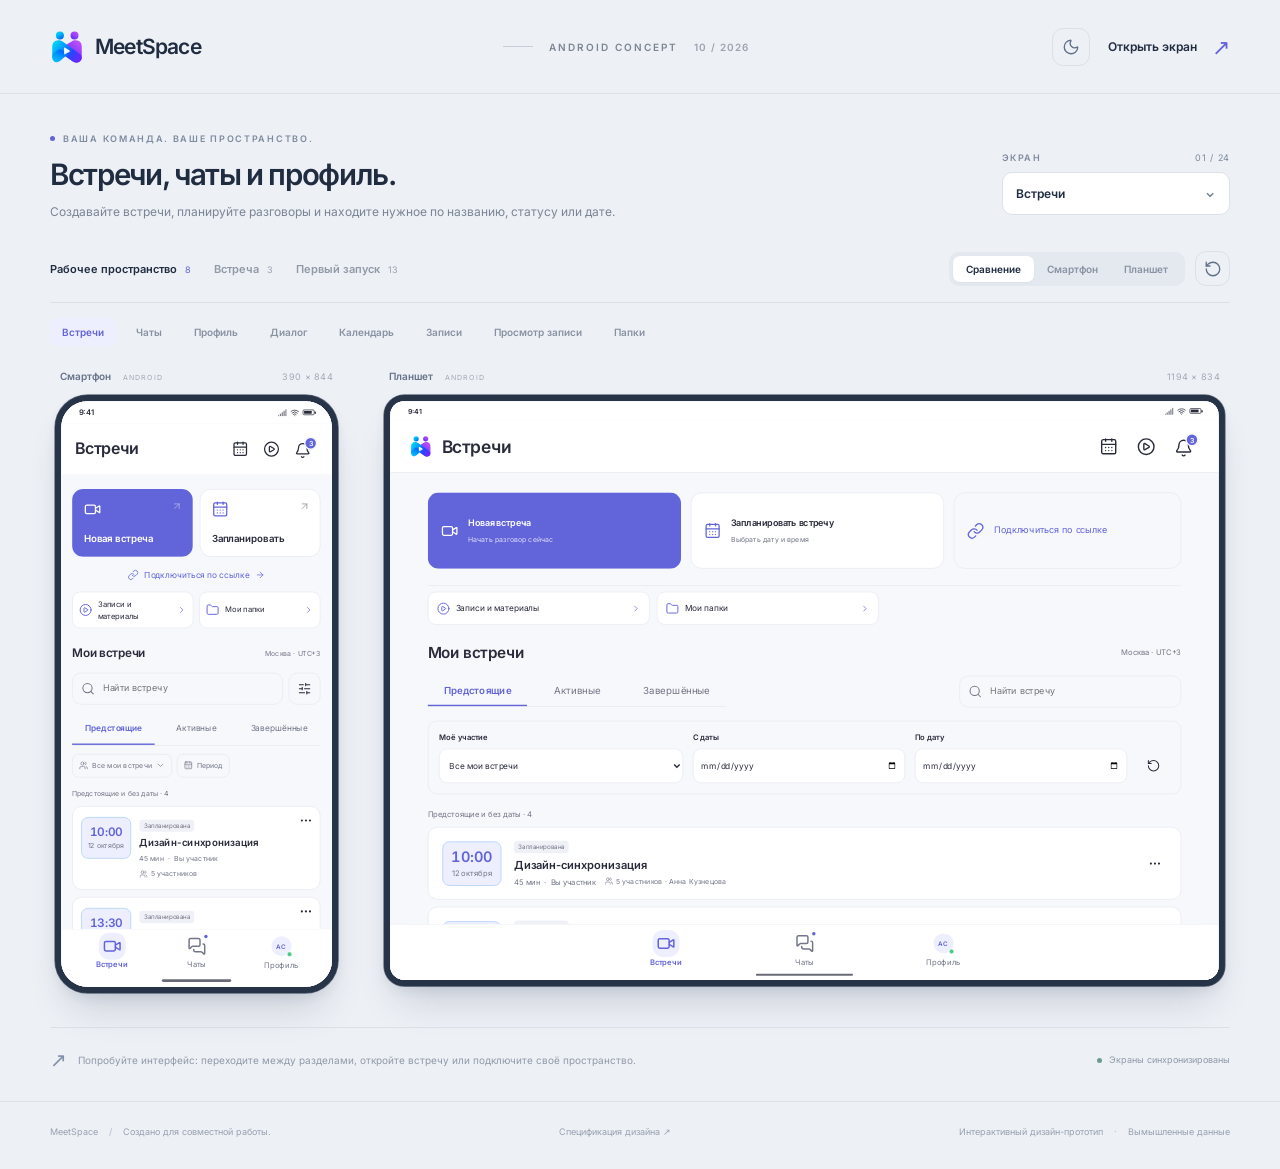
<file: meetspace-refresh-20261016/mobile.html>
<!doctype html>
<html lang="ru">
  <head>
    <meta charset="utf-8" />
    <meta name="viewport" content="width=device-width, initial-scale=1" />
    <meta name="theme-color" content="#edf0f5" />
    <title>MeetSpace — Android Design Concept</title>
    <link rel="icon" href="assets/brand-mark.svg" type="image/svg+xml" />
    <link rel="stylesheet" href="gallery.css?v=20261016-refresh" />
  </head>
  <body>
    <header class="gallery-header">
      <a
        class="gallery-brand"
        href="mobile.html"
        aria-label="MeetSpace — главная страница макета"
      >
        <img src="assets/brand-mark.svg" width="34" height="34" alt="" />
        <span>MeetSpace</span>
      </a>
      <div class="gallery-edition">
        <span class="edition-line"></span>ANDROID CONCEPT<span
          class="edition-version"
          >10 / 2026</span
        >
      </div>
      <div class="header-actions">
        <button
          class="icon-button"
          id="theme-toggle"
          aria-label="Включить тёмную тему"
          title="Переключить тему"
        ></button>
        <a
          class="open-screen"
          id="open-screen"
          href="preview.html?rev=call-speaker-rail-v2&screen=meetings"
          target="_blank"
          rel="noopener"
          >Открыть экран <span aria-hidden="true">↗</span></a
        >
      </div>
    </header>

    <main class="gallery-main">
      <section class="intro" aria-label="Текущий экран">
        <div class="intro-copy">
          <div class="eyebrow">
            <span class="blue-dot"></span> ВАША КОМАНДА. ВАШЕ ПРОСТРАНСТВО.
          </div>
          <h1 id="screen-title">Встречи, чаты и профиль.</h1>
          <p id="screen-description">
            Создавайте встречи, планируйте разговоры и находите нужное по
            названию, статусу или дате.
          </p>
        </div>
        <div class="screen-picker">
          <label for="screen-select"
            >ЭКРАН <span id="screen-count">01 / 20</span></label
          >
          <div class="select-wrap">
            <select
              id="screen-select"
              aria-label="Выбрать экран макета"
            ></select>
          </div>
        </div>
      </section>

      <section class="gallery-controls" aria-label="Управление макетом">
        <div class="screen-groups" role="group" aria-label="Группы экранов">
          <button data-group="workspace" class="group-button active">
            Рабочее пространство <span>8</span>
          </button>
          <button data-group="meeting" class="group-button">
            Встреча <span>3</span>
          </button>
          <button data-group="onboarding" class="group-button">
            Первый запуск <span>13</span>
          </button>
        </div>
        <div class="view-controls">
          <div class="device-tabs" role="group" aria-label="Устройства">
            <button data-view="compare" class="active" aria-pressed="true">
              Сравнение
            </button>
            <button data-view="phone" aria-pressed="false">Смартфон</button>
            <button data-view="tablet" aria-pressed="false">Планшет</button>
          </div>
          <button
            class="icon-button rotate-button"
            id="rotate-tablet"
            title="Повернуть планшет"
            aria-label="Повернуть планшет"
            aria-pressed="false"
          ></button>
        </div>
      </section>

      <nav
        class="screen-tabs"
        id="screen-tabs"
        aria-label="Экраны прототипа"
      ></nav>

      <section
        class="device-board"
        id="device-board"
        data-view="compare"
        aria-label="Интерактивные макеты смартфона и планшета"
      >
        <figure class="device-item phone-item">
          <figcaption>
            <span class="device-name">Смартфон <small>ANDROID</small></span
            ><span class="device-resolution" id="phone-resolution"
              >390 × 844</span
            >
          </figcaption>
          <div class="device-stage" id="phone-stage">
            <div class="device-frame phone-frame" id="phone-frame">
              <iframe
                id="phone-preview"
                src="preview.html?rev=call-speaker-rail-v2&screen=meetings&theme=light"
                title="Интерактивный макет MeetSpace для смартфона"
                width="390"
                height="844"
              ></iframe>
            </div>
          </div>
        </figure>
        <figure class="device-item tablet-item">
          <figcaption>
            <span class="device-name">Планшет <small>ANDROID</small></span
            ><span class="device-resolution" id="tablet-resolution"
              >1194 × 834</span
            >
          </figcaption>
          <div class="device-stage" id="tablet-stage">
            <div class="device-frame tablet-frame" id="tablet-frame">
              <iframe
                id="tablet-preview"
                src="preview.html?rev=call-speaker-rail-v2&screen=meetings&theme=light"
                title="Интерактивный макет MeetSpace для планшета"
                width="1194"
                height="834"
              ></iframe>
            </div>
          </div>
        </figure>
      </section>

      <div class="gallery-note">
        <span class="note-symbol" aria-hidden="true">↗</span>
        <p>
          Попробуйте интерфейс: переходите между разделами, откройте встречу или
          подключите своё пространство.
        </p>
        <span class="sync-label"><span></span>Экраны синхронизированы</span>
      </div>
    </main>
    <footer class="gallery-footer">
      <span
        >MeetSpace <span class="footer-separator">/</span> Создано для
        совместной работы.</span
      ><a href="handoff.html" class="handoff-link">Спецификация дизайна ↗</a
      ><span
        >Интерактивный дизайн-прототип
        <span class="footer-separator">·</span> Вымышленные данные</span
      >
    </footer>
    <script src="assets/icons.js"></script>
    <script src="gallery.js?v=20261114-installer-parity"></script>
  </body>
</html>
</file>
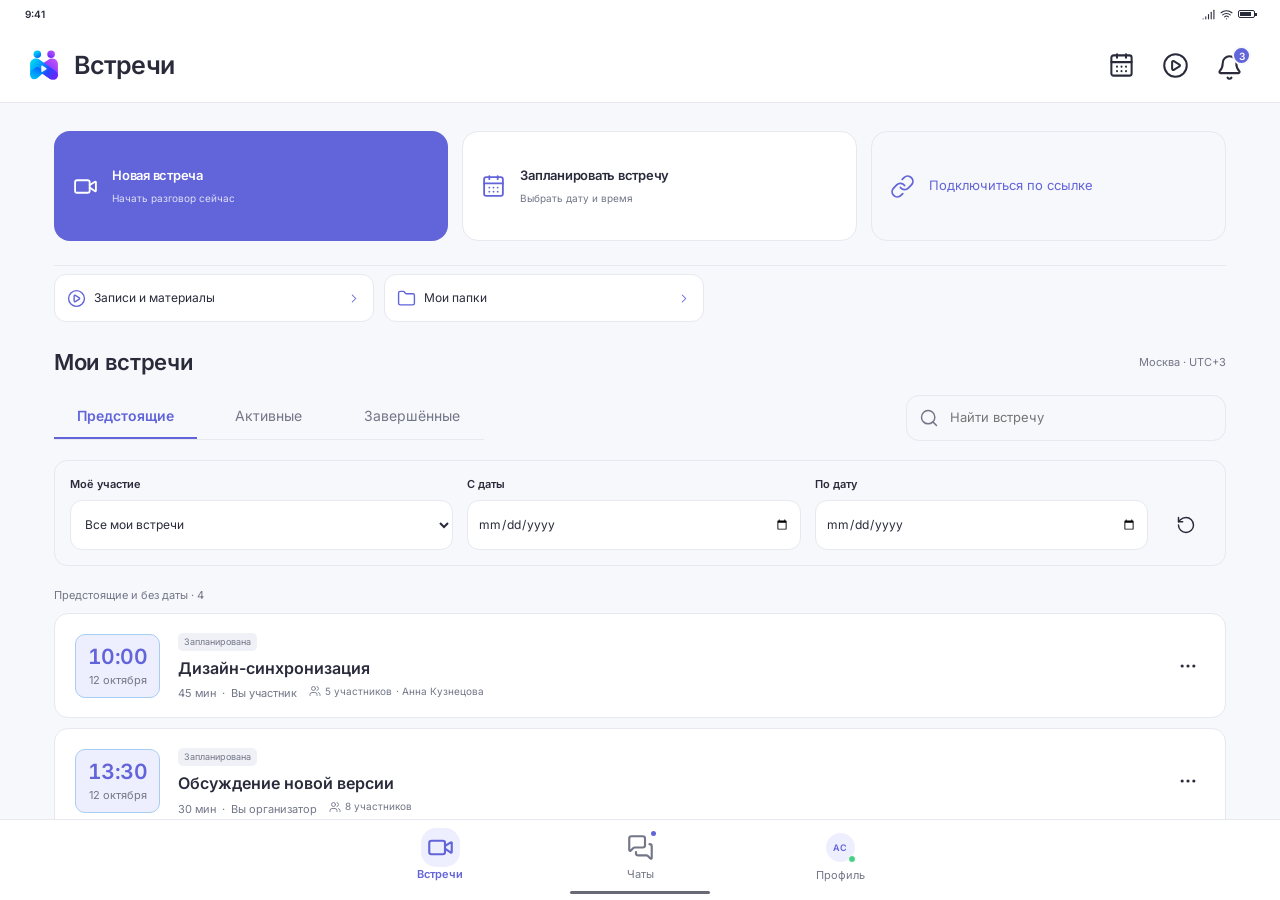
<file: meetspace-refresh-20261016/preview.html>
<!doctype html>
<html lang="ru">
  <head>
    <meta charset="utf-8" />
    <meta
      name="viewport"
      content="width=device-width, initial-scale=1, viewport-fit=cover"
    />
    <meta name="theme-color" content="#f6f8fc" />
    <title>MeetSpace — интерактивный макет</title>
    <link rel="icon" href="assets/brand-mark.svg" type="image/svg+xml" />
    <link rel="stylesheet" href="app.css?v=20261109-meeting-room" />
    <link rel="stylesheet" href="onboarding.css?v=20261114-installer-parity" />
    <link rel="stylesheet" href="installer.css?v=20261114-required-admin" />
    <link rel="stylesheet" href="home.css" />
    <link rel="stylesheet" href="telemost.css?v=20261012-connection" />
    <link rel="stylesheet" href="meetings.css?v=20261114-invite-qr" />
    <link rel="stylesheet" href="account-settings.css?v=20261114-audio-output" />
    <link rel="stylesheet" href="call-meeting.css?v=call-speaker-rail-v2" />
    <link rel="stylesheet" href="call-layout-phone.css?v=call-speaker-rail-v2" />
    <link rel="stylesheet" href="call-panel.css?v=20261109-meeting-room" />
    <link rel="stylesheet" href="call-invite.css?v=20261109-meeting-room" />
    <link rel="stylesheet" href="personal-call.css?v=20261012-personal-controls" />
    <link rel="stylesheet" href="workspace-refresh.css?v=20261109-meeting-room"/>
    <link rel="stylesheet" href="recordings-refresh.css?v=20261016"/>
    <link rel="stylesheet" href="chat-refresh.css?v=20261114-photo-tiles"/>
    <link rel="stylesheet" href="folders-refresh.css?v=20261016"/>
    <link rel="stylesheet" href="notifications.css?v=20261114-header-alignment"/>
    <link rel="stylesheet" href="avatars.css?v=20261030-tablet-controls"/>
    <link rel="stylesheet" href="groups.css?v=20261030-mobile-save"/>
  </head>
  <body>
    <div id="app"></div>
    <div id="dialog-root"></div>
    <div id="toast" role="status" aria-live="polite" hidden></div>
    <script src="assets/icons.js"></script>
    <script src="runtime.js?v=20261114-installer-sync"></script>
    <script src="screens.js?v=call-speaker-rail-v2"></script>
    <script src="onboarding.js?v=20261114-required-admin"></script>
    <script src="installer-errors.js?v=20261114-installer-parity"></script>
    <script src="installer.js?v=20261114-required-admin-recovery"></script>
    <script src="installer-options.js?v=20261114-required-admin-recovery"></script>
    <script src="meetings.js?v=20261114-invite-qr"></script>
    <script src="account-settings.js?v=20261114-audio-output"></script>
    <script src="call-meeting.js?v=20261109-meeting-room"></script>
    <script src="personal-call.js?v=20261030-avatars"></script>
    <script src="accounts.js?v=20261031-video-web-final"></script>
    <script src="workspace-refresh.js?v=20261109-meeting-room"></script>
    <script src="assets/qrcodegen.js"></script>
    <script src="call-invite.js?v=20261114-invite-qr"></script>
    <script src="recordings-refresh.js?v=20261016"></script>
    <script src="chat-refresh.js?v=20261114-photo-download"></script>
    <script src="folders-refresh.js?v=20261030-group-edit"></script>
    <script src="notifications.js?v=20261027"></script>
    <script src="avatars.js?v=20261030-group-edit"></script>
    <script src="groups.js?v=20261030"></script>
    <script>
      MS.start();
    </script>
  </body>
</html>
</file>
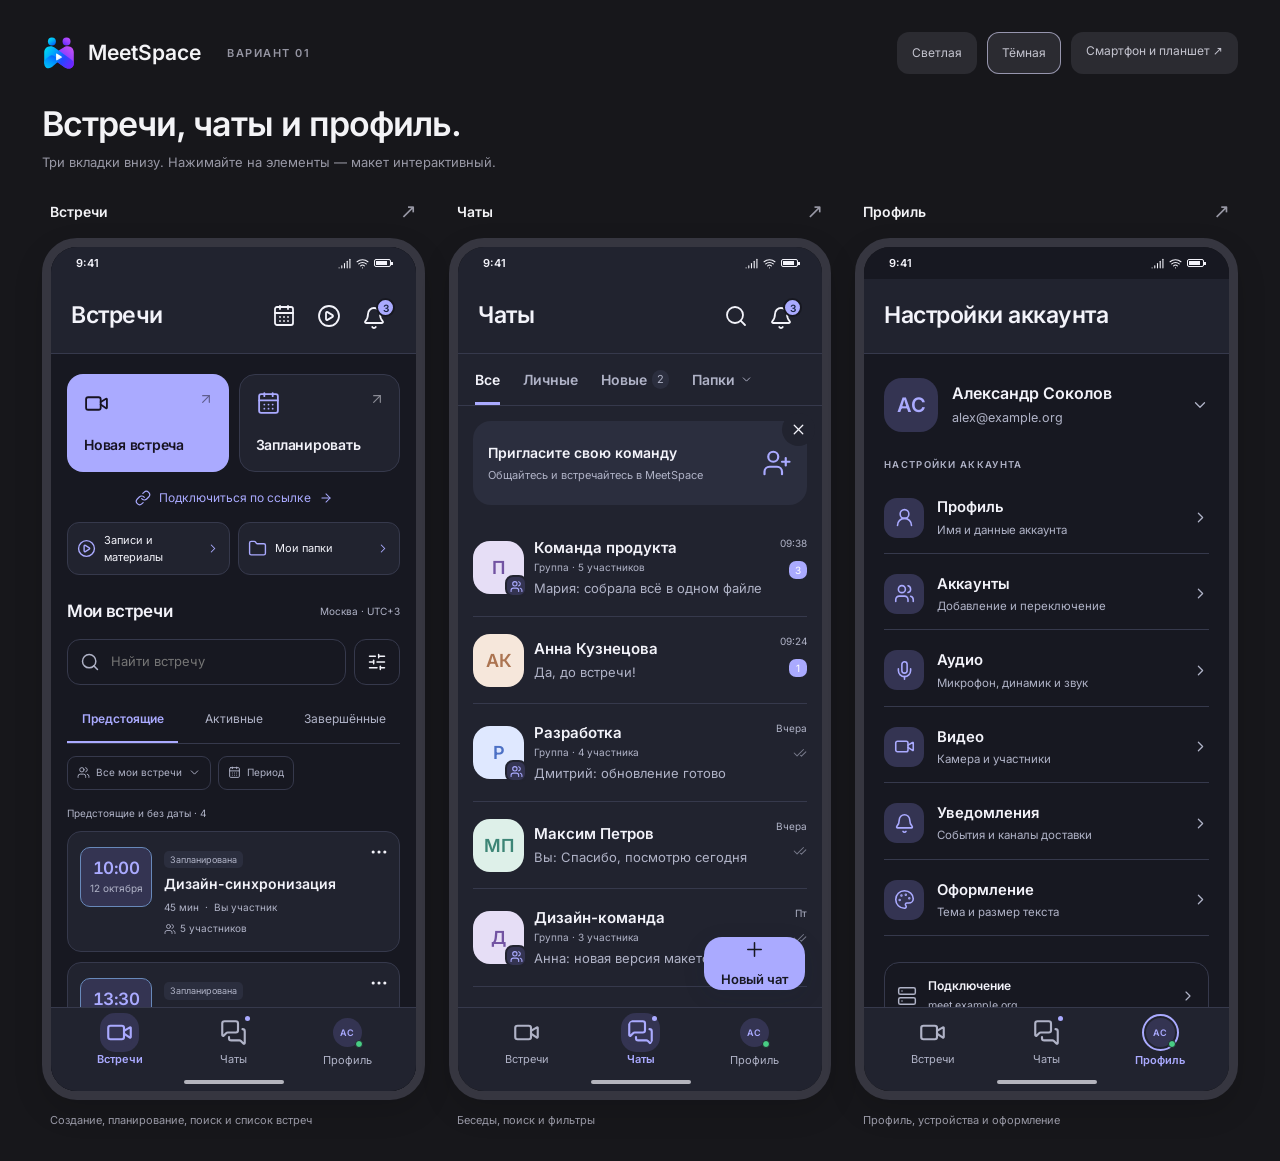
<file: meetspace-refresh-20261016/three-tabs.html>
<!doctype html>
<html lang="ru" data-theme="dark">
  <head>
    <meta charset="utf-8" />
    <meta name="viewport" content="width=device-width,initial-scale=1" />
    <title>MeetSpace — три вкладки · Вариант 01</title>
    <link rel="icon" href="assets/brand-mark.svg" />
    <link rel="stylesheet" href="app.css" />
    <style>
      :root {
        --accent: #3668ed;
      }
      body {
        background: #f3f4f8;
        color: #202737;
        padding: 32px 42px;
      }
      :root[data-theme="dark"] body {
        background: #17171b;
        color: #f3f3f6;
      }
      .overview-header {
        display: flex;
        align-items: center;
        justify-content: space-between;
        gap: 20px;
        margin-bottom: 30px;
      }
      .brand {
        display: flex;
        align-items: center;
        gap: 12px;
        font-size: 21px;
        font-weight: 600;
      }
      .brand img {
        width: 34px;
        height: 34px;
      }
      .version {
        font-size: 11px;
        letter-spacing: 1.5px;
        color: #9595a2;
        margin-left: 14px;
      }
      .tools {
        display: flex;
        gap: 10px;
        align-items: center;
      }
      .tools button,
      .tools a {
        padding: 10px 15px;
        border-radius: 12px;
        min-height: 42px;
        font-size: 12px;
        background: #e6e8ef;
        color: #313745;
      }
      :root[data-theme="dark"] .tools button,
      :root[data-theme="dark"] .tools a {
        background: #2b2b31;
        color: #c4c4cf;
      }
      .tools button[aria-pressed="true"] {
        box-shadow: inset 0 0 0 1px #9796ae;
      }
      h1 {
        font-size: 34px;
        letter-spacing: -1px;
      }
      .overview-intro {
        margin-bottom: 24px;
      }
      .overview-intro p {
        font-size: 13px;
        color: #9898a5;
        margin-top: 8px;
      }
      .previews {
        display: grid;
        grid-template-columns: repeat(3, minmax(0, 1fr));
        gap: 24px;
        max-width: 1740px;
        margin: auto;
      }
      .preview-card {
        min-width: 0;
      }
      .screen-label {
        display: flex;
        justify-content: space-between;
        align-items: center;
        margin: 0 8px 12px;
      }
      .screen-label h2 {
        font-size: 14px;
        letter-spacing: 0;
      }
      .screen-label a {
        color: #9898a5;
        font-size: 20px;
      }
      .device {
        border: 9px solid #363640;
        border-radius: 35px;
        overflow: hidden;
        line-height: 0;
        box-shadow: 0 12px 30px #0002;
        background: #141416;
      }
      iframe {
        border: 0;
        width: 100%;
        height: 844px;
        display: block;
      }
      .preview-card > p {
        font-size: 11px;
        color: #9898a5;
        margin: 12px 8px 0;
      }
      @media (max-width: 1120px) {
        .previews {
          grid-template-columns: repeat(2, minmax(0, 410px));
          justify-content: center;
          gap: 30px;
        }
      }
      @media (max-width: 760px) {
        body {
          padding: 20px 14px;
        }
        .overview-header {
          align-items: flex-start;
          flex-direction: column;
          gap: 16px;
        }
        .version {
          display: none;
        }
        h1 {
          font-size: 27px;
        }
        .tools {
          flex-wrap: wrap;
        }
        .previews {
          grid-template-columns: minmax(0, 410px);
        }
        .device {
          border-width: 7px;
        }
        iframe {
          height: 844px;
        }
      }
    </style>
  </head>
  <body>
    <header class="overview-header">
      <div class="brand">
        <img src="assets/brand-mark.svg" alt="" />MeetSpace
        <span class="version">ВАРИАНТ 01</span>
      </div>
      <div class="tools">
        <button data-theme="light" aria-pressed="false">Светлая</button
        ><button data-theme="dark" aria-pressed="true">Тёмная</button
        ><a
          id="gallery-link"
          href="index.html?screen=meetings&theme=dark&view=compare"
          >Смартфон и планшет ↗</a
        >
      </div>
    </header>
    <section class="overview-intro">
      <h1>Встречи, чаты и профиль.</h1>
      <p>Три вкладки внизу. Нажимайте на элементы — макет интерактивный.</p>
    </section>
    <main class="previews">
      <section class="preview-card">
        <div class="screen-label">
          <h2>Встречи</h2>
          <a
            href="preview.html?rev=20261012-chat-header&screen=meetings&theme=dark"
            data-open="meetings"
            target="_blank"
            rel="noopener"
            aria-label="Открыть экран Встречи"
            >↗</a
          >
        </div>
        <div class="device">
          <iframe
            src="preview.html?rev=20261012-chat-header&screen=meetings&theme=dark"
            data-screen="meetings"
            title="Встречи — интерактивный экран"
            width="390"
            height="844"
          ></iframe>
        </div>
        <p>Создание, планирование, поиск и список встреч</p>
      </section>
      <section class="preview-card">
        <div class="screen-label">
          <h2>Чаты</h2>
          <a
            href="preview.html?rev=20261012-chat-header&screen=messages&theme=dark"
            data-open="messages"
            target="_blank"
            rel="noopener"
            aria-label="Открыть экран Чаты"
            >↗</a
          >
        </div>
        <div class="device">
          <iframe
            src="preview.html?rev=20261012-chat-header&screen=messages&theme=dark"
            data-screen="messages"
            title="Чаты — интерактивный экран"
            width="390"
            height="844"
          ></iframe>
        </div>
        <p>Беседы, поиск и фильтры</p>
      </section>
      <section class="preview-card">
        <div class="screen-label">
          <h2>Профиль</h2>
          <a
            href="preview.html?rev=20261012-chat-header&screen=settings&theme=dark"
            data-open="settings"
            target="_blank"
            rel="noopener"
            aria-label="Открыть экран Профиль"
            >↗</a
          >
        </div>
        <div class="device">
          <iframe
            src="preview.html?rev=20261012-chat-header&screen=settings&theme=dark"
            data-screen="settings"
            title="Профиль — интерактивный экран"
            width="390"
            height="844"
          ></iframe>
        </div>
        <p>Профиль, устройства и оформление</p>
      </section>
    </main>
    <script>
      let theme =
        new URLSearchParams(location.search).get("theme") === "light"
          ? "light"
          : "dark";
      function applyTheme(initial = false) {
        document.documentElement.dataset.theme = theme;
        document.querySelectorAll("[data-theme]").forEach((button) => {
          if (button.tagName === "BUTTON")
            button.setAttribute(
              "aria-pressed",
              String(button.dataset.theme === theme),
            );
        });
        for (const frame of document.querySelectorAll("iframe")) {
          if (initial)
            frame.src = `preview.html?rev=20261012-chat-header&screen=${frame.dataset.screen}&theme=${theme}`;
          else
            frame.contentWindow.postMessage(
              {
                type: "ms:screen",
                screen:
                  frame.contentDocument?.body?.dataset.screen ||
                  frame.dataset.screen,
                theme,
              },
              location.origin,
            );
        }
        document
          .querySelectorAll("[data-open]")
          .forEach(
            (link) =>
              (link.href = `preview.html?rev=20261012-chat-header&screen=${link.dataset.open}&theme=${theme}`),
          );
        document.getElementById("gallery-link").href =
          `index.html?screen=meetings&theme=${theme}&view=compare`;
        const url = new URL(location.href);
        url.searchParams.set("theme", theme);
        history.replaceState(null, "", url);
      }
      document.querySelectorAll("button[data-theme]").forEach(
        (button) =>
          (button.onclick = () => {
            theme = button.dataset.theme;
            applyTheme();
          }),
      );
      applyTheme(true);
    </script>
  </body>
</html>
</file>
<file: meetspace-refresh-20261016/app.css>
@font-face {
  font-family: Inter;
  src: url("assets/inter-latin-400-normal.woff2");
}
@font-face {
  font-family: Inter;
  src: url("assets/inter-cyrillic-400-normal.woff2");
  unicode-range: U+0400-045F, U+0490-0491, U+04B0-04B1, U+2116;
}
@font-face {
  font-family: Inter;
  src: url("assets/inter-latin-600-normal.woff2");
  font-weight: 600 900;
}
@font-face {
  font-family: Inter;
  src: url("assets/inter-cyrillic-600-normal.woff2");
  font-weight: 600 900;
  unicode-range: U+0400-045F, U+0490-0491, U+04B0-04B1, U+2116;
}
:root {
  font-family: Inter, system-ui, sans-serif;
  color-scheme: light;
  --bg: #f6f7fb;
  --surface: #fff;
  --surface2: #eef1f7;
  --ink: #202737;
  --muted: #737b8d;
  --line: #e5e8f0;
  --accent: #3668ed;
  --accent-soft: #eaf0ff;
  --green: #21816b;
  --danger: #d14857;
  --shadow: 0 8px 30px #20366308;
}
:root[data-theme="dark"] {
  color-scheme: dark;
  --bg: #141820;
  --surface: #1e2530;
  --surface2: #293140;
  --ink: #f0f2f7;
  --muted: #a5afc3;
  --line: #333c4d;
  --accent: #8ba9ff;
  --accent-soft: #2b3857;
  --green: #7bd6bb;
  --danger: #ff8c97;
  --shadow: 0 8px 30px #00000012;
}
* {
  box-sizing: border-box;
}
body {
  margin: 0;
  background: var(--bg);
  color: var(--ink);
  font-size: 14px;
  line-height: 1.5;
}
button,
input,
textarea,
select {
  font: inherit;
}
button,
a,
input,
select,
textarea {
  -webkit-tap-highlight-color: transparent;
}
button {
  cursor: pointer;
  color: inherit;
}
button {
  border: 0;
}
a {
  color: var(--accent);
  text-decoration: none;
}
button:disabled {
  opacity: 0.5;
  cursor: default;
}
button:focus-visible,
a:focus-visible {
  outline: 3px solid var(--accent);
  outline-offset: 3px;
}
input:focus,
textarea:focus,
select:focus {
  outline: 2px solid var(--accent);
  outline-offset: 2px;
}
h1,
h2,
h3,
p {
  margin: 0;
}
h1 {
  font-size: 30px;
  line-height: 1.2;
  letter-spacing: -1.1px;
  font-weight: 600;
}
h2 {
  font-size: 19px;
  letter-spacing: -0.45px;
  font-weight: 600;
}
h3 {
  font-size: 15px;
  font-weight: 600;
}
svg {
  flex-shrink: 0;
}
button svg {
  pointer-events: none;
}
small {
  font-size: 12px;
}
#app {
  height: 100dvh;
  min-height: 0;
}
.muted {
  color: var(--muted);
}
.row {
  display: flex;
  align-items: center;
  gap: 12px;
}
.stack {
  display: flex;
  flex-direction: column;
  gap: 14px;
}
.spacer {
  flex: 1;
}
.eyebrow {
  font-size: 11px;
  text-transform: uppercase;
  letter-spacing: 1.6px;
  font-weight: 600;
  color: var(--muted);
}
.button {
  display: inline-flex;
  min-height: 48px;
  align-items: center;
  justify-content: center;
  gap: 9px;
  padding: 0 19px;
  border-radius: 14px;
  font-weight: 600;
  background: var(--surface2);
  white-space: nowrap;
}
.button.primary {
  background: var(--accent);
  color: #fff;
}
.button.secondary {
  background: var(--surface);
  border: 1px solid var(--line);
}
.button.quiet {
  background: transparent;
  color: var(--accent);
}
.button.danger {
  background: #db5665;
  color: #fff;
}
.button.wide {
  width: 100%;
}
.icon-button {
  width: 48px;
  height: 48px;
  flex-shrink: 0;
  display: inline-flex;
  align-items: center;
  justify-content: center;
  background: transparent;
  border-radius: 14px;
}
.icon-button.soft {
  background: var(--surface2);
}
.icon-button:hover,
.button.secondary:hover {
  background: var(--accent-soft);
}
.badge {
  display: inline-flex;
  align-items: center;
  gap: 6px;
  padding: 5px 9px;
  border-radius: 7px;
  background: var(--surface2);
  font-size: 11px;
  font-weight: 600;
  white-space: nowrap;
}
.badge.blue {
  background: var(--accent-soft);
  color: var(--accent);
}
.badge.green {
  background: color-mix(in srgb, var(--green) 12%, var(--surface));
  color: var(--green);
}
.dot {
  height: 6px;
  width: 6px;
  border-radius: 50%;
  background: currentColor;
}
.field {
  display: flex;
  flex-direction: column;
  gap: 8px;
  font-size: 13px;
  font-weight: 600;
}
.field input,
.field textarea,
.field select {
  width: 100%;
  min-height: 50px;
  border: 1px solid var(--line);
  border-radius: 12px;
  background: var(--surface);
  color: var(--ink);
  padding: 12px 14px;
  font-size: 16px;
  font-weight: 400;
}
.field textarea {
  resize: vertical;
  min-height: 88px;
}
.field-error {
  color: var(--danger);
  font-size: 12px;
}
.two-fields {
  display: grid;
  grid-template-columns: 1fr 1fr;
  gap: 12px;
}
.avatar {
  display: inline-flex;
  justify-content: center;
  align-items: center;
  flex-shrink: 0;
  width: 42px;
  height: 42px;
  border-radius: 15px;
  background: #e6def6;
  color: #7253a2;
  font-size: 13px;
  font-weight: 600;
}
.avatar.mint {
  background: #def0e9;
  color: #3d8576;
}
.avatar.orange {
  background: #f6e7db;
  color: #ac7451;
}
.avatar.blue {
  background: #dfe8ff;
  color: #4d71c5;
}
.avatar.sm {
  width: 29px;
  height: 29px;
  font-size: 10px;
  border-radius: 50%;
}
.avatar.lg {
  width: 72px;
  height: 72px;
  border-radius: 25px;
  font-size: 22px;
}
.avatars {
  display: flex;
  padding-left: 0;
}
.avatars .avatar + .avatar {
  margin-left: -8px;
  border: 2px solid var(--surface);
}
.card {
  background: var(--surface);
  border: 1px solid var(--line);
  border-radius: 22px;
  box-shadow: var(--shadow);
}
.section-heading {
  display: flex;
  align-items: center;
  justify-content: space-between;
  gap: 12px;
  margin: 22px 0 12px;
}
.section-heading .text-action {
  font-size: 12px;
}
.text-action {
  color: var(--accent);
  background: transparent;
  min-height: 48px;
  padding: 0;
  font-weight: 600;
}
.shell {
  height: 100%;
  display: flex;
  flex-direction: column;
}
.statusbar {
  height: 30px;
  flex-shrink: 0;
  display: flex;
  align-items: center;
  justify-content: space-between;
  padding: 0 26px;
  font-size: 11px;
  font-weight: 600;
  background: var(--surface);
}
.status-indicators {
  display: flex;
  gap: 7px;
  align-items: center;
}
.status-signal {
  font-size: 11px;
  letter-spacing: -2px;
}
.battery {
  display: block;
  width: 17px;
  height: 8px;
  border: 1px solid currentColor;
  border-radius: 2px;
  position: relative;
}
.battery:before {
  content: "";
  display: block;
  margin: 1px;
  width: 11px;
  height: 4px;
  background: currentColor;
}
.battery:after {
  content: "";
  position: absolute;
  right: -3px;
  top: 2px;
  width: 2px;
  height: 3px;
  background: currentColor;
}
.app-layout {
  display: flex;
  flex: 1;
  min-height: 0;
}
.rail {
  width: 88px;
  flex-shrink: 0;
  background: var(--surface);
  border-right: 1px solid var(--line);
  padding: 22px 12px 14px;
  display: flex;
  align-items: center;
  flex-direction: column;
  gap: 28px;
}
.rail-brand {
  width: 42px;
  height: 42px;
}
.rail nav {
  display: flex;
  flex-direction: column;
  gap: 14px;
  width: 100%;
}
.nav-item {
  display: flex;
  position: relative;
  align-items: center;
  justify-content: center;
  flex-direction: column;
  gap: 6px;
  min-height: 62px;
  border-radius: 16px;
  background: transparent;
  color: var(--muted);
  font-size: 10px;
  font-weight: 600;
}
.nav-item.active {
  color: var(--accent);
  background: var(--accent-soft);
}
.nav-item svg {
  width: 22px;
  height: 22px;
}
.nav-unread {
  width: 5px;
  height: 5px;
  border-radius: 50%;
  background: var(--accent);
  position: absolute;
  right: 17px;
  top: 12px;
}
.rail .profile-nav {
  margin-top: auto;
}
.app-main {
  display: flex;
  flex: 1;
  min-width: 0;
  flex-direction: column;
  min-height: 0;
}
.app-header {
  height: 77px;
  flex-shrink: 0;
  display: flex;
  align-items: center;
  gap: 12px;
  padding: 0 32px;
  background: var(--surface);
  border-bottom: 1px solid var(--line);
}
.app-header h2 {
  font-size: 19px;
}
.workspace-label {
  display: flex;
  align-items: center;
  gap: 12px;
}
.workspace-icon {
  display: none;
  width: 30px;
  height: 30px;
}
.workspace-sub {
  font-size: 11px;
  color: var(--muted);
  display: flex;
  align-items: center;
  gap: 5px;
}
.workspace-sub .dot {
  background: var(--green);
  width: 5px;
  height: 5px;
}
.header-actions {
  margin-left: auto;
  display: flex;
  align-items: center;
  gap: 8px;
}
.header-profile {
  border: 0;
  background: transparent;
  padding: 0;
}
.bell {
  position: relative;
}
.bell:after {
  content: "";
  position: absolute;
  top: 11px;
  right: 12px;
  width: 5px;
  height: 5px;
  background: var(--accent);
  border: 2px solid var(--surface);
  border-radius: 50%;
}
.content {
  flex: 1;
  min-height: 0;
  overflow: auto;
  padding: 28px 32px 32px;
  scrollbar-width: thin;
}
.content.flush {
  padding: 0;
}
.bottom-nav {
  display: none;
}
.greeting {
  display: flex;
  justify-content: space-between;
  gap: 15px;
  align-items: flex-start;
  margin-bottom: 26px;
}
.greeting .eyebrow {
  margin-bottom: 10px;
}
.greeting h1 span {
  color: var(--muted);
  font-weight: 400;
}
.greeting p {
  margin-top: 9px;
  color: var(--muted);
  font-size: 13px;
}
.date-chip {
  border: 1px solid var(--line);
  border-radius: 12px;
  padding: 10px 15px;
  display: flex;
  gap: 10px;
  align-items: center;
  font-size: 12px;
  background: var(--surface);
}
.home-grid {
  display: grid;
  grid-template-columns: minmax(0, 1.12fr) minmax(0, 1fr);
  gap: 24px;
}
.home-grid > .stack {
  gap: 0;
}
.meeting-hero {
  padding: 23px;
  border: 1px solid #d7e3ff;
  border-radius: 24px;
  background: #eaf0ff;
  position: relative;
  overflow: hidden;
  min-height: 240px;
  display: flex;
  flex-direction: column;
  color: #25385b;
}
.meeting-hero:after {
  content: "";
  position: absolute;
  right: -45px;
  top: 45px;
  width: 160px;
  height: 160px;
  border: 30px solid #dce6ff;
  border-radius: 50%;
  pointer-events: none;
}
.meeting-hero > * {
  position: relative;
  z-index: 1;
}
.meeting-hero .badge {
  align-self: flex-start;
  background: #fff8;
  color: #446db6;
}
.meeting-hero h2 {
  font-size: 25px;
  line-height: 1.2;
  letter-spacing: -0.8px;
  margin: 20px 0 8px;
  max-width: 80%;
}
.meeting-hero .meeting-time {
  font-size: 12px;
  color: #697da5;
  display: flex;
  align-items: center;
  gap: 7px;
}
.meeting-hero .hero-bottom {
  margin-top: auto;
  padding-top: 20px;
  display: flex;
  align-items: center;
  justify-content: space-between;
  gap: 12px;
}
.meeting-hero .avatars .avatar + .avatar {
  border-color: #eaf0ff;
}
.meeting-hero .button.primary {
  background: #3668ed;
  color: #fff;
}
.quick-actions {
  display: grid;
  grid-template-columns: 1fr 1fr 1fr;
  gap: 10px;
  margin-top: 14px;
}
.quick-action {
  min-height: 96px;
  border: 1px solid var(--line);
  background: var(--surface);
  border-radius: 18px;
  display: flex;
  flex-direction: column;
  align-items: flex-start;
  padding: 14px;
  gap: 14px;
  font-size: 11px;
  font-weight: 600;
  text-align: left;
}
.quick-action svg {
  color: var(--accent);
}
.home-grid .section-heading {
  margin-top: 0;
}
.agenda-card {
  padding: 5px 18px;
}
.agenda-row {
  display: flex;
  align-items: center;
  gap: 13px;
  min-height: 90px;
  border-bottom: 1px solid var(--line);
  width: 100%;
  background: transparent;
  text-align: left;
  padding: 12px 0;
}
.agenda-row:last-child {
  border: 0;
}
.agenda-time {
  align-self: flex-start;
  padding-top: 5px;
  display: flex;
  flex-direction: column;
  gap: 3px;
  min-width: 42px;
  font-size: 12px;
  font-weight: 600;
}
.agenda-time small {
  font-weight: 400;
  color: var(--muted);
  font-size: 10px;
}
.agenda-mark {
  width: 3px;
  height: 42px;
  border-radius: 5px;
  background: #b4c9fe;
  flex-shrink: 0;
}
.agenda-mark.lilac {
  background: #cbbde9;
}
.agenda-mark.mint {
  background: #b1dacc;
}
.agenda-detail {
  min-width: 0;
  flex: 1;
}
.agenda-detail h3 {
  font-size: 13px;
  margin-bottom: 5px;
}
.agenda-detail p {
  color: var(--muted);
  font-size: 11px;
}
.agenda-row > svg {
  color: var(--muted);
  width: 16px;
}
.home-message {
  display: flex;
  align-items: center;
  gap: 12px;
  background: transparent;
  text-align: left;
  width: 100%;
  padding: 15px 0;
  border-bottom: 1px solid var(--line);
}
.home-message:last-child {
  border: 0;
}
.message-text {
  min-width: 0;
  flex: 1;
}
.message-text h3 {
  font-size: 13px;
  display: flex;
  gap: 8px;
  align-items: center;
  justify-content: space-between;
}
.message-text h3 small {
  font-size: 10px;
  font-weight: 400;
  color: var(--muted);
}
.message-text p {
  color: var(--muted);
  font-size: 12px;
  white-space: nowrap;
  text-overflow: ellipsis;
  overflow: hidden;
  margin-top: 4px;
}
.unread {
  display: flex;
  align-items: center;
  justify-content: center;
  min-width: 19px;
  height: 19px;
  border-radius: 7px;
  background: var(--accent);
  color: #fff;
  font-size: 10px;
}
.team-note {
  display: flex;
  align-items: center;
  gap: 12px;
  margin-top: 20px;
  padding: 18px;
  border: 1px dashed var(--line);
  border-radius: 18px;
  color: var(--muted);
  font-size: 12px;
}
.team-note svg {
  color: var(--accent);
}
.page-title {
  display: flex;
  align-items: flex-start;
  justify-content: space-between;
  gap: 14px;
  margin-bottom: 22px;
}
.page-title p {
  font-size: 13px;
  color: var(--muted);
  margin-top: 8px;
}
.search-box {
  display: flex;
  align-items: center;
  gap: 9px;
  border-radius: 13px;
  padding: 0 14px;
  background: var(--surface2);
  height: 48px;
  color: var(--muted);
}
.search-box input {
  border: 0;
  outline: 0;
  background: transparent;
  width: 100%;
  min-width: 0;
  font-size: 14px;
  color: var(--ink);
}
.chips {
  display: flex;
  gap: 7px;
  margin: 16px 0;
  flex-wrap: wrap;
}
.chip {
  padding: 0 13px;
  min-height: 42px;
  border-radius: 12px;
  background: var(--surface);
  border: 1px solid var(--line);
  font-size: 12px;
  display: inline-flex;
  align-items: center;
  gap: 7px;
}
.chip.active {
  border-color: var(--accent-soft);
  background: var(--accent-soft);
  color: var(--accent);
  font-weight: 600;
}
.chip small {
  font-size: 10px;
}
.messages-layout {
  display: grid;
  grid-template-columns: 310px minmax(0, 1fr);
  height: 100%;
  min-height: 0;
}
.conversation-list {
  border-right: 1px solid var(--line);
  padding: 22px 18px;
  overflow: auto;
  background: var(--surface);
}
.conversation-list .page-title {
  align-items: center;
  margin-bottom: 15px;
}
.conversation-list .page-title h1 {
  font-size: 24px;
}
.conversation-list .chips {
  margin: 14px 0;
}
.conversation {
  width: 100%;
  padding: 15px 12px;
  margin: 3px 0;
  background: transparent;
  display: flex;
  gap: 11px;
  align-items: center;
  text-align: left;
  border-radius: 16px;
}
.conversation.active {
  background: var(--accent-soft);
}
.conversation .message-text p {
  font-size: 11px;
}
.conversation .message-text h3 {
  font-size: 12px;
}
.conversation-meta {
  align-self: flex-start;
  display: flex;
  align-items: flex-end;
  flex-direction: column;
  gap: 10px;
  font-size: 10px;
  color: var(--muted);
}
.conversation-list .eyebrow {
  margin: 22px 12px 8px;
  font-size: 10px;
}
.thread {
  display: flex;
  flex-direction: column;
  min-width: 0;
  min-height: 0;
  background: var(--bg);
}
.thread-header {
  display: flex;
  align-items: center;
  gap: 11px;
  background: var(--surface);
  padding: 16px 22px;
  border-bottom: 1px solid var(--line);
}
.thread-header h3 {
  font-size: 14px;
}
.thread-header p {
  font-size: 11px;
  color: var(--muted);
  margin-top: 3px;
}
.thread-header .phone-back {
  display: none;
}
.thread-banner {
  display: flex;
  align-items: center;
  gap: 10px;
  padding: 12px 22px;
  background: var(--accent-soft);
  font-size: 11px;
  color: var(--accent);
  border-bottom: 1px solid var(--line);
}
.thread-log {
  flex: 1;
  overflow: auto;
  min-height: 0;
  padding: 20px 24px;
  display: flex;
  flex-direction: column;
  gap: 20px;
}
.chat-date {
  font-size: 10px;
  color: var(--muted);
  text-align: center;
}
.chat-message {
  display: flex;
  gap: 10px;
  max-width: 90%;
  align-items: flex-end;
}
.chat-message .avatar {
  width: 30px;
  height: 30px;
  border-radius: 11px;
  font-size: 10px;
}
.bubble {
  padding: 13px 15px;
  background: var(--surface);
  border-radius: 17px 17px 17px 4px;
  font-size: 12px;
  line-height: 1.65;
  border: 1px solid var(--line);
}
.bubble h4 {
  margin: 0 0 5px;
  font-size: 11px;
  color: #9872bc;
}
.bubble small {
  display: block;
  text-align: right;
  margin-top: 5px;
  font-size: 10px;
  color: var(--muted);
}
.chat-message.mine {
  align-self: flex-end;
}
.mine .bubble {
  background: var(--accent-soft);
  border-color: transparent;
  border-radius: 17px 17px 4px 17px;
}
.chat-file {
  display: flex;
  gap: 10px;
  align-items: center;
  margin: 10px 0 2px;
}
.chat-file > svg {
  color: var(--accent);
  background: var(--accent-soft);
  padding: 8px;
  width: 40px;
  height: 45px;
  border-radius: 8px;
}
.chat-file strong {
  font-size: 11px;
}
.chat-file span {
  display: block;
  font-size: 10px;
  color: var(--muted);
}
.chat-reaction {
  display: inline-flex;
  align-items: center;
  gap: 5px;
  border: 1px solid var(--line);
  border-radius: 10px;
  background: var(--surface);
  padding: 5px 8px;
  font-size: 10px;
  margin-top: 6px;
  color: var(--accent);
}
.chat-reaction svg {
  width: 13px;
  height: 13px;
}
.composer {
  display: flex;
  align-items: center;
  gap: 5px;
  padding: 14px 18px;
  background: var(--surface);
  border-top: 1px solid var(--line);
}
.composer input {
  width: 100%;
  min-width: 0;
  flex: 1;
  background: transparent;
  border: 0;
  padding: 10px;
  font-size: 14px;
  color: var(--ink);
}
.composer .send-button {
  background: var(--accent);
  color: #fff;
  flex-shrink: 0;
}
.thread-empty {
  height: 100%;
  display: flex;
  flex-direction: column;
  align-items: center;
  justify-content: center;
  gap: 15px;
  color: var(--muted);
  text-align: center;
  padding: 25px;
}
.thread-empty > svg {
  width: 45px;
  height: 45px;
  opacity: 0.4;
}
.hide {
  display: none !important;
}
.calendar-layout {
  display: grid;
  grid-template-columns: minmax(0, 1fr) 280px;
  gap: 24px;
}
.calendar-toolbar {
  display: flex;
  align-items: center;
  justify-content: space-between;
  margin-bottom: 18px;
}
.calendar-toolbar h2 {
  font-size: 20px;
}
.calendar-controls {
  display: flex;
  align-items: center;
  gap: 2px;
}
.week-strip {
  display: grid;
  grid-template-columns: repeat(7, 1fr);
  gap: 7px;
  padding: 12px;
  background: var(--surface);
  border: 1px solid var(--line);
  border-radius: 20px;
  margin-bottom: 24px;
}
.day-button {
  min-height: 74px;
  display: flex;
  flex-direction: column;
  align-items: center;
  justify-content: center;
  gap: 8px;
  background: transparent;
  border-radius: 13px;
  font-size: 17px;
  font-weight: 600;
}
.day-button small {
  font-size: 10px;
  font-weight: 400;
  color: var(--muted);
}
.day-button.active {
  background: var(--accent);
  color: #fff;
}
.day-button.active small {
  color: #ffffffba;
}
.day-button i {
  width: 4px;
  height: 4px;
  background: currentColor;
  border-radius: 50%;
}
.timeline {
  display: grid;
  grid-template-columns: 43px minmax(0, 1fr);
  row-gap: 0;
}
.time-label {
  color: var(--muted);
  font-size: 10px;
  height: 78px;
  padding-top: 4px;
}
.time-slot {
  min-height: 78px;
  border-top: 1px solid var(--line);
  padding: 6px 0;
}
.event {
  display: flex;
  flex-direction: column;
  gap: 5px;
  border-left: 3px solid #7497ef;
  background: var(--accent-soft);
  padding: 12px 15px;
  border-radius: 5px 13px 13px 5px;
  color: var(--ink);
  text-align: left;
  width: 100%;
  min-height: 65px;
}
.event p {
  font-size: 10px;
  color: var(--muted);
}
.event h3 {
  font-size: 12px;
}
.event.lilac {
  background: color-mix(in srgb, #a586dc 14%, var(--surface));
  border-color: #ad90d5;
}
.event.mint {
  background: color-mix(in srgb, #76ba9a 13%, var(--surface));
  border-color: #79b99a;
}
.calendar-side {
  padding: 22px;
  height: max-content;
}
.calendar-side .row {
  margin-top: 20px;
  font-size: 12px;
}
.calendar-side > p {
  margin-top: 9px;
  color: var(--muted);
  font-size: 12px;
}
.recording-grid {
  display: grid;
  grid-template-columns: repeat(2, minmax(0, 1fr));
  gap: 20px;
}
.recording-card {
  border-radius: 21px;
  overflow: hidden;
  background: var(--surface);
  border: 1px solid var(--line);
  text-align: left;
  padding: 0;
}
.recording-cover {
  height: 174px;
  background: #dfe6f5;
  display: flex;
  align-items: center;
  justify-content: center;
  position: relative;
  overflow: hidden;
}
.slide-mini {
  width: 65%;
  height: 70%;
  background: #faf9f5;
  border-radius: 5px;
  padding: 18px 20px;
  color: #343b4c;
  box-shadow: 0 8px 20px #293c6220;
  transform: rotate(-3deg);
  display: flex;
  flex-direction: column;
  justify-content: center;
}
.slide-mini strong {
  font-size: 22px;
  letter-spacing: -1px;
  line-height: 1.05;
}
.slide-mini small {
  font-size: 8px;
  letter-spacing: 1px;
  margin-bottom: 10px;
}
.slide-mini .slide-lines {
  display: flex;
  gap: 5px;
  margin-top: 12px;
}
.slide-lines i {
  display: block;
  width: 27px;
  height: 5px;
  border-radius: 5px;
  background: #9eade0;
}
.recording-cover.lilac {
  background: #e9e2f3;
}
.recording-cover.mint {
  background: #deede6;
}
.recording-cover.dark {
  background: #293548;
}
.recording-cover .duration {
  position: absolute;
  right: 12px;
  bottom: 11px;
  padding: 3px 7px;
  background: #263043c9;
  color: white;
  border-radius: 5px;
  font-size: 10px;
}
.play-overlay {
  position: absolute;
  display: flex;
  align-items: center;
  justify-content: center;
  width: 42px;
  height: 42px;
  border-radius: 50%;
  background: #ffffffde;
  color: #3668ed;
  box-shadow: 0 2px 14px #20334a15;
}
.recording-meta {
  padding: 17px;
}
.recording-meta h3 {
  font-size: 14px;
}
.recording-meta p {
  font-size: 11px;
  margin-top: 7px;
  color: var(--muted);
}
.recording-player {
  max-width: 840px;
  margin: auto;
}
.player-stage {
  aspect-ratio: 16/9;
  background: #252f40;
  border-radius: 22px;
  position: relative;
  display: flex;
  align-items: center;
  justify-content: center;
  padding: 25px;
}
.player-stage .presentation {
  height: 100%;
  width: 100%;
  max-width: 620px;
}
.player-stage .play-overlay {
  width: 62px;
  height: 62px;
}
.player-controls {
  display: flex;
  gap: 10px;
  align-items: center;
  margin: 8px 0 20px;
}
.player-controls input {
  flex: 1;
  min-width: 0;
  accent-color: var(--accent);
}
.player-controls span {
  font-size: 11px;
  white-space: nowrap;
}
.detail-list {
  border-top: 1px solid var(--line);
  margin-top: 20px;
  padding-top: 10px;
}
.detail-list > div {
  display: flex;
  justify-content: space-between;
  padding: 12px 0;
  font-size: 12px;
}
.detail-list > div span {
  color: var(--muted);
}
.prejoin-layout {
  display: grid;
  grid-template-columns: minmax(0, 1.25fr) minmax(240px, 1fr);
  gap: 32px;
  align-items: center;
  height: 100%;
}
.camera-preview {
  aspect-ratio: 4/3;
  background: #222d40;
  display: flex;
  flex-direction: column;
  align-items: center;
  justify-content: center;
  position: relative;
  border-radius: 25px;
  color: #fff;
}
.camera-preview .avatar {
  width: 96px;
  height: 96px;
  border-radius: 50%;
  font-size: 30px;
}
.camera-preview p {
  margin-top: 18px;
  font-size: 12px;
  color: #bdc8dc;
}
.camera-controls {
  position: absolute;
  bottom: 20px;
  display: flex;
  gap: 10px;
}
.camera-controls button {
  background: #ffffff20;
  color: #fff;
}
.camera-controls button.off {
  background: #fff;
  color: #28374d;
}
.prejoin-info h1 {
  margin: 14px 0;
}
.prejoin-info p {
  color: var(--muted);
  font-size: 13px;
  line-height: 1.7;
}
.prejoin-info .field {
  margin: 24px 0 16px;
}
.device-line {
  margin: 14px 0 24px;
  font-size: 11px;
  color: var(--muted);
  display: flex;
  gap: 8px;
  align-items: center;
}
.prejoin-info .button {
  width: 100%;
}
.presentation {
  background: #f7f5ee;
  color: #24342e;
  aspect-ratio: 16/10;
  width: 90%;
  max-height: 85%;
  padding: 5%;
  display: flex;
  flex-direction: column;
  position: relative;
  overflow: hidden;
}
.presentation .pres-top {
  font-size: 8px;
  letter-spacing: 2px;
  display: flex;
  justify-content: space-between;
}
.presentation h2 {
  font-size: clamp(24px, 4vw, 54px);
  line-height: 1.08;
  letter-spacing: -2px;
  margin: 8% 0 3%;
  z-index: 1;
  max-width: 70%;
}
.presentation > p {
  font-size: 10px;
  color: #859188;
  z-index: 1;
}
.pres-circles {
  position: absolute;
  right: -9%;
  bottom: -20%;
  width: 54%;
  aspect-ratio: 1;
  border-radius: 50%;
  background: #d6e6a9;
}
.pres-circles:after {
  content: "";
  position: absolute;
  width: 80%;
  height: 80%;
  border: 20px solid #92ac6f;
  border-radius: 50%;
  top: 10%;
  left: 10%;
}
.pres-footer {
  margin-top: auto;
  font-size: 8px;
  letter-spacing: 1px;
  z-index: 1;
}
.settings-layout {
  display: grid;
  grid-template-columns: 225px minmax(0, 1fr);
  gap: 25px;
}
.settings-menu {
  padding: 14px;
  height: max-content;
}
.settings-menu button {
  display: flex;
  width: 100%;
  gap: 10px;
  align-items: center;
  padding: 13px;
  border-radius: 11px;
  background: transparent;
  text-align: left;
  min-height: 48px;
  font-size: 12px;
}
.settings-menu button.active {
  background: var(--accent-soft);
  color: var(--accent);
}
.settings-panel {
  padding: 27px;
}
.profile-block {
  display: flex;
  gap: 17px;
  align-items: center;
  margin-bottom: 26px;
}
.profile-block p {
  color: var(--muted);
  font-size: 12px;
  margin-top: 3px;
}
.setting-row {
  display: flex;
  align-items: center;
  gap: 15px;
  justify-content: space-between;
  padding: 18px 0;
  border-bottom: 1px solid var(--line);
}
.setting-row h3 {
  font-size: 13px;
}
.setting-row p {
  color: var(--muted);
  font-size: 11px;
  margin-top: 5px;
}
.toggle {
  appearance: none;
  width: 44px;
  height: 26px;
  border-radius: 20px;
  background: var(--line);
  position: relative;
  flex-shrink: 0;
  cursor: pointer;
}
.toggle:before {
  content: "";
  display: block;
  position: absolute;
  width: 20px;
  height: 20px;
  border-radius: 50%;
  background: white;
  top: 3px;
  left: 3px;
  box-shadow: 0 1px 3px #0002;
}
.toggle:checked {
  background: var(--accent);
}
.toggle:checked:before {
  transform: translateX(18px);
}
.server-card {
  padding: 18px;
  background: var(--surface2);
  border-radius: 16px;
  margin-top: 24px;
}
.server-card .row {
  margin-bottom: 9px;
}
.server-card p {
  font-size: 11px;
  color: var(--muted);
}
.server-card .text-action {
  font-size: 12px;
}
.empty-state {
  padding: 40px 15px;
  text-align: center;
  color: var(--muted);
  font-size: 13px;
}
.empty-state h3 {
  color: var(--ink);
  margin-bottom: 8px;
}
.modal-backdrop {
  position: fixed;
  inset: 0;
  background: #0f1b3c60;
  backdrop-filter: blur(5px);
  z-index: 50;
  display: flex;
  align-items: center;
  justify-content: center;
  padding: 20px;
}
.modal {
  width: 100%;
  max-width: 440px;
  border: 1px solid var(--line);
  border-radius: 24px;
  padding: 24px;
  background: var(--surface);
  box-shadow: 0 20px 80px #0002;
  max-height: calc(100dvh - 40px);
  overflow: auto;
}
.modal-head {
  display: flex;
  align-items: center;
  justify-content: space-between;
  margin-bottom: 18px;
  gap: 10px;
}
.modal-head h2 {
  font-size: 21px;
}
.modal .icon-button {
  margin: -9px -10px -9px 0;
}
.modal .stack {
  gap: 18px;
}
.modal p {
  font-size: 13px;
  line-height: 1.7;
  color: var(--muted);
}
.modal .notification-item {
  display: flex;
  gap: 12px;
  padding: 15px 0;
  border-bottom: 1px solid var(--line);
}
.modal .notification-item p {
  font-size: 12px;
}
.modal .notification-item small {
  font-size: 10px;
  color: var(--muted);
}
#toast {
  position: fixed;
  bottom: 105px;
  left: 50%;
  transform: translateX(-50%);
  z-index: 100;
  max-width: calc(100% - 32px);
  width: max-content;
  padding: 12px 18px;
  border-radius: 14px;
  background: #233047;
  color: #fff;
  box-shadow: 0 5px 25px #0002;
  font-size: 12px;
}
#toast[hidden] {
  display: none;
}
@media (min-width: 840px) {
  .statusbar {
    height: 25px;
    font-size: 10px;
    background: var(--surface);
  }
  .home-message .avatar {
    width: 38px;
    height: 38px;
  }
  .content.home-content {
    padding-top: 30px;
  }
  .home-lower {
    display: grid;
    grid-template-columns: 1.12fr 1fr;
    gap: 24px;
  }
  .home-lower > .section-heading {
    grid-column: 1/-1;
  }
  .phone-only {
    display: none !important;
  }
}
@media (min-width: 600px) and (max-width: 839px) {
  .content {
    padding: 24px;
  }
  .app-header {
    padding: 0 24px;
  }
  .home-grid {
    grid-template-columns: 1fr;
    gap: 22px;
  }
  .home-grid .section-heading {
    margin-bottom: 10px;
  }
  .meeting-hero {
    min-height: 230px;
  }
  .home-lower {
    display: grid;
    grid-template-columns: 1fr;
    gap: 0;
  }
  .calendar-layout {
    grid-template-columns: 1fr;
  }
  .calendar-side {
    display: none;
  }
  .messages-layout {
    grid-template-columns: 265px minmax(0, 1fr);
  }
  .conversation-list {
    padding: 20px 12px;
  }
  .thread-header {
    padding: 15px 12px;
  }
  .thread-header .avatar {
    display: none;
  }
  .thread-log {
    padding: 18px 12px;
  }
  .thread-banner {
    padding: 12px;
  }
  .chat-message {
    max-width: 100%;
  }
  .chat-message > .avatar {
    display: none;
  }
  .thread-header .icon-button {
    width: 40px;
  }
  .composer {
    padding: 12px 8px;
    gap: 0;
  }
  .composer .icon-button {
    width: 40px;
  }
  .prejoin-layout {
    grid-template-columns: 1fr;
    gap: 25px;
    height: auto;
    max-width: 520px;
    margin: auto;
  }
  .camera-preview {
    aspect-ratio: 16/10;
  }
  .presentation h2 {
    font-size: 30px;
  }
  .settings-layout {
    grid-template-columns: 1fr;
  }
  .settings-menu {
    display: flex;
    overflow: auto;
    padding: 7px;
    gap: 5px;
  }
  .settings-menu button {
    width: auto;
    flex-shrink: 0;
  }
  .date-chip {
    display: none;
  }
}
@media (max-width: 599px) {
  body {
    font-size: 14px;
  }
  h1 {
    font-size: 27px;
    letter-spacing: -0.9px;
  }
  .rail {
    display: none;
  }
  .statusbar {
    padding: 0 23px;
    height: 30px;
  }
  .app-header {
    height: 65px;
    padding: 0 20px;
    border-bottom: 0;
  }
  .workspace-icon {
    display: block;
  }
  .app-header h2 {
    font-size: 16px;
    letter-spacing: -0.5px;
  }
  .workspace-sub {
    font-size: 10px;
    margin-top: 2px;
  }
  .header-actions {
    gap: 0;
  }
  .header-actions .avatar {
    width: 33px;
    height: 33px;
    font-size: 11px;
    border-radius: 12px;
  }
  .header-profile {
    display: none;
  }
  .content {
    padding: 22px 20px 25px;
  }
  .bottom-nav {
    display: flex;
    align-items: flex-start;
    justify-content: space-around;
    flex-shrink: 0;
    min-height: 83px;
    background: var(--surface);
    border-top: 1px solid var(--line);
    padding: 8px 8px 18px;
    position: relative;
  }
  .bottom-nav:after {
    content: "";
    position: absolute;
    bottom: 7px;
    left: 37%;
    width: 26%;
    height: 4px;
    border-radius: 8px;
    background: var(--ink);
    opacity: 0.75;
  }
  .bottom-nav .nav-item {
    font-size: 9px;
    min-height: 48px;
    min-width: 58px;
    border-radius: 0;
    gap: 4px;
    background: transparent;
  }
  .bottom-nav .nav-item svg {
    width: 20px;
    height: 20px;
  }
  .bottom-nav .nav-item.active:before {
    content: "";
    position: absolute;
    z-index: 0;
    top: 0;
    width: 48px;
    height: 28px;
    border-radius: 10px;
    background: var(--accent-soft);
  }
  .bottom-nav .nav-item > * {
    z-index: 1;
  }
  .bottom-nav .nav-item svg {
    margin-top: 4px;
  }
  .nav-unread {
    top: 2px;
    right: 14px;
    z-index: 2 !important;
  }
  .greeting {
    margin-bottom: 22px;
  }
  .greeting .eyebrow {
    font-size: 9px;
    letter-spacing: 1.3px;
    margin-bottom: 10px;
  }
  .greeting h1 {
    font-size: 27px;
  }
  .greeting p {
    font-size: 12px;
    margin-top: 7px;
  }
  .date-chip {
    display: none;
  }
  .home-grid {
    display: flex;
    flex-direction: column;
    gap: 21px;
  }
  .meeting-hero {
    padding: 19px 19px 18px;
    border-radius: 21px;
    min-height: 216px;
  }
  .meeting-hero h2 {
    font-size: 23px;
    margin-top: 19px;
    max-width: 85%;
  }
  .meeting-hero .hero-bottom {
    padding-top: 20px;
  }
  .meeting-hero .button {
    padding: 0 15px;
    min-height: 43px;
    border-radius: 12px;
    font-size: 12px;
  }
  .meeting-hero .meeting-time {
    font-size: 11px;
  }
  .quick-actions {
    margin-top: 12px;
    gap: 9px;
  }
  .quick-action {
    min-height: 85px;
    border-radius: 15px;
    padding: 12px 10px;
    gap: 12px;
    font-size: 10px;
    letter-spacing: -0.1px;
  }
  .quick-action svg {
    width: 21px;
    height: 21px;
  }
  .section-heading {
    margin: 20px 0 7px;
  }
  .section-heading h2 {
    font-size: 17px;
  }
  .home-grid .section-heading {
    margin: 0 0 6px;
  }
  .section-heading .text-action {
    font-size: 11px;
    min-height: 35px;
  }
  .agenda-card {
    padding: 0 15px;
    border-radius: 19px;
  }
  .agenda-row {
    min-height: 83px;
  }
  .agenda-time {
    font-size: 11px;
  }
  .agenda-detail h3 {
    font-size: 12px;
  }
  .agenda-detail p {
    font-size: 10px;
  }
  .home-lower .team-note {
    display: none;
  }
  .page-title {
    margin-bottom: 19px;
  }
  .page-title h1 {
    font-size: 27px;
  }
  .page-title p {
    font-size: 12px;
  }
  .page-title > .button {
    padding: 0 13px;
    min-height: 44px;
    font-size: 12px;
  }
  .messages-layout {
    display: block;
  }
  .conversation-list {
    height: 100%;
    border: 0;
    padding: 20px 16px;
    background: var(--bg);
  }
  .conversation-list .page-title {
    padding: 0 4px;
  }
  .conversation-list .page-title h1 {
    font-size: 27px;
  }
  .conversation-list .search-box {
    background: var(--surface);
    border: 1px solid var(--line);
  }
  .conversation {
    padding: 17px 8px;
    border-bottom: 1px solid var(--line);
    border-radius: 0;
    margin: 0;
  }
  .conversation.active {
    background: transparent;
  }
  .conversation .avatar {
    width: 46px;
    height: 46px;
    border-radius: 16px;
  }
  .conversation .message-text h3 {
    font-size: 13px;
  }
  .conversation .message-text p {
    font-size: 12px;
  }
  .conversation-meta {
    font-size: 10px;
  }
  .messages-layout .thread {
    display: none;
  }
  .messages-layout.show-thread .conversation-list {
    display: none;
  }
  .messages-layout.show-thread .thread {
    display: flex;
    height: 100%;
  }
  .thread-header {
    padding: 10px 13px;
    gap: 8px;
  }
  .thread-header .phone-back {
    display: flex;
    width: 36px;
  }
  .thread-header .avatar {
    width: 34px;
    height: 34px;
    border-radius: 12px;
    font-size: 11px;
  }
  .thread-header h3 {
    font-size: 12px;
  }
  .thread-header p {
    font-size: 10px;
  }
  .thread-header .icon-button {
    width: 40px;
  }
  .thread-log {
    padding: 20px 16px;
  }
  .thread-banner {
    padding: 10px 20px;
    font-size: 10px;
  }
  .chat-message {
    max-width: 93%;
  }
  .chat-message .avatar {
    width: 26px;
    height: 26px;
    font-size: 9px;
    border-radius: 9px;
  }
  .bubble {
    padding: 11px 13px;
    font-size: 12px;
  }
  .composer {
    padding: 10px 10px 19px;
  }
  .composer .icon-button {
    width: 40px;
    height: 44px;
  }
  .composer input {
    font-size: 13px;
    padding: 8px;
  }
  .shell.thread-shell .app-header,
  .shell.thread-shell .bottom-nav {
    display: none;
  }
  .calendar-layout {
    display: block;
  }
  .calendar-side {
    display: none;
  }
  .calendar-toolbar h2 {
    font-size: 18px;
  }
  .week-strip {
    padding: 7px;
    gap: 2px;
    border-radius: 17px;
    margin-bottom: 20px;
  }
  .day-button {
    min-height: 70px;
    border-radius: 12px;
    font-size: 16px;
  }
  .day-button small {
    font-size: 9px;
  }
  .calendar-toolbar {
    margin-bottom: 14px;
  }
  .time-label {
    height: 82px;
  }
  .time-slot {
    min-height: 82px;
  }
  .recording-grid {
    grid-template-columns: 1fr;
    gap: 17px;
  }
  .recording-cover {
    height: 168px;
  }
  .recording-meta {
    padding: 16px;
  }
  .recording-meta h3 {
    font-size: 13px;
  }
  .recordings-search {
    margin-top: 4px;
  }
  .recording-player .page-title {
    display: block;
  }
  .recording-player .page-title h1 {
    font-size: 24px;
    margin-top: 15px;
  }
  .player-stage {
    padding: 12px;
    border-radius: 16px;
  }
  .player-stage .presentation h2 {
    font-size: 24px;
    letter-spacing: -0.8px;
  }
  .player-stage .presentation {
    padding: 20px;
  }
  .presentation .pres-top {
    font-size: 6px;
    letter-spacing: 1px;
  }
  .presentation > p {
    font-size: 8px;
  }
  .presentation .pres-footer {
    font-size: 6px;
  }
  .player-stage .play-overlay {
    width: 45px;
    height: 45px;
  }
  .prejoin-layout {
    display: flex;
    flex-direction: column;
    gap: 25px;
    height: auto;
  }
  .camera-preview {
    width: 100%;
    aspect-ratio: 4/3;
    min-height: 220px;
    border-radius: 20px;
  }
  .camera-preview .avatar {
    width: 76px;
    height: 76px;
    font-size: 25px;
  }
  .camera-preview p {
    margin-top: 12px;
  }
  .camera-controls {
    bottom: 16px;
  }
  .camera-controls button {
    width: 44px;
    height: 44px;
  }
  .prejoin-info {
    width: 100%;
  }
  .prejoin-info h1 {
    font-size: 26px;
    margin: 11px 0;
  }
  .prejoin-info .field {
    margin: 20px 0 12px;
  }
  .presentation {
    width: 100%;
    padding: 7%;
    max-height: 90%;
    aspect-ratio: 4/3;
  }
  .presentation h2 {
    font-size: 30px;
    letter-spacing: -1px;
    max-width: 80%;
    margin-top: 12%;
  }
  .pres-circles {
    width: 60%;
  }
  .pres-circles:after {
    border-width: 16px;
  }
  .settings-layout {
    display: block;
  }
  .settings-menu {
    display: flex;
    gap: 5px;
    overflow: auto;
    border: 0;
    padding: 0 0 16px;
    background: transparent;
    box-shadow: none;
    border-radius: 0;
  }
  .settings-menu button {
    width: auto;
    white-space: nowrap;
    min-height: 44px;
    padding: 0 12px;
    border: 1px solid var(--line);
    background: var(--surface);
    font-size: 11px;
  }
  .settings-menu button svg {
    width: 16px;
  }
  .settings-panel {
    padding: 20px;
  }
  .profile-block .avatar {
    width: 59px;
    height: 59px;
    border-radius: 21px;
    font-size: 20px;
  }
  .profile-block {
    gap: 13px;
  }
  .profile-block h2 {
    font-size: 17px;
  }
  .settings-panel .two-fields {
    grid-template-columns: 1fr;
  }
  .settings-panel .button {
    font-size: 12px;
  }
  .server-card {
    padding: 15px;
  }
  .server-card h3 {
    font-size: 12px;
  }
  .setting-row h3 {
    font-size: 12px;
  }
  .setting-row p {
    font-size: 10px;
  }
  .modal-backdrop {
    padding: 14px;
    align-items: flex-end;
  }
  .modal {
    border-radius: 23px;
    padding: 21px;
    max-height: calc(100dvh - 28px);
  }
  .modal-head h2 {
    font-size: 20px;
  }
  .desktop-only {
    display: none !important;
  }
}
@media (max-width: 359px) {
  .content {
    padding: 20px 16px;
  }
  .app-header {
    padding: 0 16px;
  }
  .bottom-nav {
    padding-inline: 3px;
  }
  .bottom-nav .nav-item {
    min-width: 52px;
  }
  .meeting-hero h2 {
    font-size: 22px;
  }
  .meeting-hero .button {
    padding: 0 12px;
    font-size: 11px;
  }
  .quick-action {
    font-size: 9px;
  }
  .thread-header .avatar {
    display: none;
  }
  .chat-message > .avatar {
    display: none;
  }
}
.text-action {
  display: inline-flex;
  align-items: center;
  gap: 6px;
}
.text-action svg {
  width: 16px;
  height: 16px;
}
.status-indicators > svg {
  width: 13px;
  height: 13px;
}
.server-card p {
  overflow-wrap: anywhere;
}
.time-slot .event + .event {
  margin-top: 7px;
}
.status-indicators {
  gap: 5px;
}
.button.primary {
  font-weight: 600;
}
.play-overlay {
  z-index: 3;
}
:root[data-theme="dark"] .button.primary,
:root[data-theme="dark"] .composer .send-button {
  color: #17243f;
}
:root[data-theme="dark"] .meeting-hero {
  background: #253651;
  border-color: #354b70;
  color: #e3ecff;
}
:root[data-theme="dark"] .meeting-hero:after {
  border-color: #2d4264;
}
:root[data-theme="dark"] .meeting-hero .badge {
  background: #34496e;
  color: #bacfff;
}
:root[data-theme="dark"] .meeting-hero .meeting-time {
  color: #b3c5e4;
}
:root[data-theme="dark"] .meeting-hero .avatars .avatar + .avatar {
  border-color: #253651;
}
:root[data-theme="dark"] .meeting-hero .button.primary {
  color: #fff;
}
@media (min-width: 600px) {
  .phone-only {
    display: none !important;
  }
}
@media (max-width: 599px) {
  .chip,
  .thread-header .icon-button,
  .composer .icon-button,
  .camera-controls button {
    min-height: 48px;
    min-width: 48px;
  }
  .chat-reaction {
    min-height: 48px;
    min-width: 48px;
  }
  .thread-header {
    gap: 6px;
  }
  .thread-header .phone-back {
    min-width: 48px;
  }
  .thread-header .avatar {
    width: 30px;
    height: 30px;
  }
  .thread-header > div {
    min-width: 0;
  }
  .meeting-hero .button {
    min-height: 48px;
  }
  .quick-action {
    font-size: 11px;
  }
  .quick-action > span {
    white-space: normal;
    line-height: 1.35;
  }
  .home-grid .section-heading {
    margin-top: 0;
  }
  .settings-menu button {
    min-height: 48px;
  }
}
@media (prefers-reduced-motion: reduce) {
  *,
  *:before,
  *:after {
    animation: none !important;
    transition: none !important;
    scroll-behavior: auto !important;
  }
}
</file>
<file: meetspace-refresh-20261016/onboarding.css>
/* Scoped first-run and self-hosted installer layouts. */
.on-layout {
  min-height: 100%;
  display: grid;
  grid-template-columns: minmax(320px, 1fr) minmax(430px, 1fr);
  background: var(--surface);
  color: var(--ink);
}
.on-layout * {
  box-sizing: border-box;
}
.on-layout button,
.on-layout input {
  font: inherit;
}
.on-layout button {
  cursor: pointer;
}
.on-layout button:disabled {
  opacity: 0.4;
  cursor: not-allowed;
}
.on-layout svg {
  width: 20px;
  height: 20px;
  stroke-width: 1.75;
  flex-shrink: 0;
}
.on-layout a {
  text-decoration: none;
  color: inherit;
}
.on-layout [hidden] {
  display: none !important;
}
.on-side {
  position: relative;
  display: flex;
  flex-direction: column;
  padding: 38px 42px 28px;
  background: #eef1f9;
  overflow: hidden;
  border-right: 1px solid #e5e9f2;
}
.on-logo {
  display: flex;
  align-items: center;
  gap: 9px;
  width: max-content;
  letter-spacing: -1px;
  font-size: 24px;
  font-weight: 600;
  line-height: 1.3;
}
.on-logo img {
  object-fit: contain;
}
.on-logo-dot {
  color: var(--accent);
}
.on-side-body {
  margin: auto 0;
  padding: 58px 0 14px;
}
.on-kicker {
  font-size: 10px;
  font-weight: 600;
  letter-spacing: 1.8px;
  line-height: 1.5;
  color: var(--muted);
  display: block;
}
.on-side h2 {
  font-size: clamp(34px, 3.8vw, 52px);
  font-weight: 600;
  line-height: 1.09;
  letter-spacing: -2.3px;
  margin: 18px 0 17px;
}
.on-side-body > p {
  font-size: 15px;
  line-height: 1.65;
  color: #687285;
  margin: 0;
}
.on-side-footer {
  display: flex;
  flex-wrap: wrap;
  gap: 12px;
  align-items: center;
  justify-content: space-between;
  font-size: 10px;
  color: #7d8799;
  line-height: 1.4;
  position: relative;
  z-index: 2;
}
.on-side-footer > span:first-child {
  display: flex;
  align-items: center;
  gap: 6px;
}
.on-side-footer svg {
  width: 14px;
  height: 14px;
}
.on-main {
  position: relative;
  display: flex;
  flex-direction: column;
  align-items: center;
  padding: 34px 44px 24px;
  min-width: 0;
  overflow: hidden;
}
.on-content {
  width: 100%;
  max-width: 418px;
  margin: auto 0;
  padding: 34px 0;
}
.on-main > .on-back {
  align-self: flex-start;
}
.on-mobile-brand {
  display: none;
}
.on-back {
  border: 0;
  background: transparent;
  color: var(--muted);
  padding: 8px 0;
  display: flex;
  align-items: center;
  gap: 8px;
  min-height: 40px;
  font-size: 12px !important;
}
.on-back:hover {
  color: var(--accent);
}
.on-heading {
  margin-bottom: 30px;
}
.on-heading h1 {
  font-size: 37px;
  letter-spacing: -1.7px;
  line-height: 1.14;
  margin: 13px 0 14px;
  font-weight: 600;
}
.on-heading h1 span {
  color: var(--accent);
}
.on-heading p {
  color: var(--muted);
  font-size: 13px;
  line-height: 1.7;
  margin: 0;
  max-width: 370px;
}
.on-layout-welcome .on-heading {
  margin-bottom: 30px;
}
.on-layout-welcome .on-heading h1 {
  font-size: 43px;
  letter-spacing: -1.9px;
  line-height: 1.13;
}
.on-layout-welcome .on-heading p {
  font-size: 15px;
}
.on-bottom-note {
  display: flex;
  gap: 6px;
  align-items: center;
  font-size: 10px;
  color: #98a0ad;
  line-height: 1.5;
  text-align: center;
}
.on-bottom-note svg {
  width: 12px;
  height: 12px;
}
.on-choice-stack {
  display: grid;
  gap: 12px;
}
.on-choice {
  border: 1px solid var(--line);
  border-radius: 15px;
  padding: 20px 17px;
  display: flex;
  align-items: center;
  gap: 14px;
  background: #fff;
  text-align: left;
  color: var(--ink);
  width: 100%;
  min-height: 90px;
  transition:
    transform 0.15s,
    border-color 0.15s;
}
.on-choice:hover {
  transform: translateY(-2px);
  border-color: #adbce4;
}
.on-choice > svg {
  margin-left: auto;
  color: #8f99ab;
  width: 20px;
}
.on-choice > span:nth-child(2) {
  display: flex;
  flex-direction: column;
  gap: 7px;
}
.on-choice strong {
  font-size: 14px;
  font-weight: 600;
  line-height: 1.25;
}
.on-choice small {
  font-size: 10.5px;
  color: var(--muted);
}
.on-choice-icon {
  height: 40px;
  width: 40px;
  flex-shrink: 0;
  border-radius: 11px;
  background: #f2f4f8;
  display: grid;
  place-items: center;
}
.on-choice-main {
  color: #fff;
  background: var(--accent);
  border-color: var(--accent);
  box-shadow: 0 7px 17px #3668ed17;
}
.on-choice-main .on-choice-icon {
  background: #ffffff20;
}
.on-choice-main > svg,
.on-choice-main small {
  color: #dce5ff;
}
.on-choice-main:hover {
  border-color: var(--accent);
  background: #2c5de0;
}
.on-feature-strip {
  display: flex;
  align-items: center;
  justify-content: center;
  gap: 20px;
  margin: 26px 0 21px;
}
.on-feature-strip span {
  display: flex;
  align-items: center;
  gap: 6px;
  font-size: 10px;
  color: #818b9a;
}
.on-feature-strip svg {
  width: 14px;
  height: 14px;
}
.on-demo-link {
  display: flex;
  align-items: center;
  justify-content: center;
  gap: 7px;
  width: 100%;
  min-height: 44px;
  background: transparent;
  border: 0;
  color: var(--accent);
  font-size: 11px !important;
}
.on-demo-link svg {
  width: 15px;
}
.on-welcome-art {
  display: none;
}
.on-orbit-art {
  height: 285px;
  position: relative;
  margin: 0 -24px;
  max-width: 500px;
  transform: translateY(12px);
}
.on-orbit {
  position: absolute;
  left: 50%;
  top: 52%;
  transform: translate(-50%, -50%);
  border: 1px solid #dbe2f0;
  border-radius: 50%;
  width: 246px;
  height: 246px;
}
.on-orbit-two {
  width: 333px;
  height: 333px;
  border-style: dashed;
  opacity: 0.7;
}
.on-orbit-three {
  width: 418px;
  height: 418px;
  opacity: 0.4;
}
.on-orbit-line {
  position: absolute;
  left: 10%;
  right: 10%;
  top: 58%;
  border-top: 1px dashed #cad4e8;
  transform: rotate(-25deg);
}
.on-video-tile {
  position: absolute;
  width: 220px;
  height: 168px;
  left: 50%;
  top: 48%;
  transform: translate(-50%, -50%) rotate(-7deg);
  border: 5px solid #fff;
  border-radius: 16px;
  background: #fff;
  box-shadow: 0 16px 35px #6576991e;
  display: flex;
  gap: 4px;
  padding-bottom: 35px;
}
.on-person {
  flex: 1;
  position: relative;
  border-radius: 10px;
  overflow: hidden;
  display: flex;
  align-items: center;
  justify-content: center;
}
.on-person > span {
  position: relative;
  z-index: 1;
  font-size: 30px;
  font-weight: 600;
  letter-spacing: -2px;
  color: #5b5393;
}
.on-person-one {
  background: #dedbf2;
}
.on-person-two {
  background: #d6e5ef;
}
.on-person-two > span {
  color: #4d7a91;
}
.on-person > i {
  position: absolute;
  background: #ffffff38;
  bottom: -40px;
  width: 94px;
  height: 90px;
  border-radius: 50%;
}
.on-person > i:before {
  content: "";
  position: absolute;
  border-radius: 50%;
  background: inherit;
  width: 42px;
  height: 42px;
  left: 25px;
  top: -32px;
}
.on-mini-call {
  position: absolute;
  bottom: 0;
  left: 0;
  right: 0;
  display: flex;
  align-items: center;
  justify-content: center;
  gap: 13px;
  height: 34px;
}
.on-mini-call > span {
  display: grid;
  place-items: center;
  background: #f3f5f8;
  width: 23px;
  height: 23px;
  border-radius: 7px;
  color: #748097;
}
.on-mini-call svg {
  width: 12px;
  height: 12px;
}
.on-mini-call .on-call-red {
  background: #fce6e7;
  color: #d66571;
}
.on-art-live {
  position: absolute;
  top: -16px;
  left: 12px;
  display: flex;
  align-items: center;
  gap: 5px;
  font-size: 8px;
  background: #fff;
  padding: 7px 9px;
  border-radius: 6px;
  box-shadow: 0 4px 15px #39496b09;
  color: #535f78;
}
.on-art-live > i {
  width: 5px;
  height: 5px;
  background: #65a98d;
  border-radius: 50%;
}
.on-chat-bubble {
  position: absolute;
  right: 7%;
  bottom: 21px;
  background: #fff;
  display: flex;
  gap: 8px;
  align-items: center;
  padding: 14px 13px;
  border: 1px solid #e6eaf2;
  box-shadow: 0 10px 30px #6576990a;
  transform: rotate(4deg);
  border-radius: 12px;
  font-size: 10px;
  line-height: 1.6;
}
.on-chat-bubble > svg {
  width: 16px;
  color: var(--accent);
}
.on-chat-bubble strong {
  font-weight: 600;
}
.on-chat-bubble > span {
  font-size: 7px;
  align-self: flex-end;
  color: #a1a9b8;
}
.on-secure-node {
  position: absolute;
  left: 6%;
  top: 57%;
  width: 44px;
  height: 44px;
  display: grid;
  place-items: center;
  background: #edf7f1;
  color: #62a687;
  border: 4px solid #f7fafb;
  border-radius: 15px;
  transform: rotate(-12deg);
}
.on-secure-node svg {
  width: 22px;
  height: 22px;
}
.on-star-node {
  position: absolute;
  right: 11%;
  top: 12%;
  font-size: 35px;
  color: #b3a9da;
}
.on-art-label {
  position: absolute;
  left: 50%;
  bottom: -24px;
  transform: translateX(-50%);
  font-size: 7px;
  letter-spacing: 1.3px;
  white-space: nowrap;
  color: #94a0b5;
}
.on-form {
  display: grid;
  gap: 17px;
}
.on-field {
  display: flex;
  flex-direction: column;
  gap: 9px !important;
  margin: 0 !important;
}
.on-field > span,
.on-auth-label {
  font-size: 11px;
  font-weight: 600;
  color: #596479;
}
.on-field input {
  width: 100%;
  height: 48px;
  border: 1px solid #dfe4ed;
  border-radius: 10px;
  background: #fff;
  outline: none;
  padding: 0 13px;
  color: var(--ink);
  font-size: 12px;
  min-width: 0;
  transition:
    border-color 0.15s,
    box-shadow 0.15s;
}
.on-field input:focus {
  border-color: var(--accent);
  box-shadow: 0 0 0 3px #3668ed12;
}
.on-field input::placeholder {
  color: #a3aab7;
}
.on-field-hint {
  margin: -7px 0 0;
  display: flex;
  align-items: center;
  gap: 5px;
  font-size: 10px;
  line-height: 1.6;
  color: #929bac;
}
.on-field-hint svg {
  width: 12px;
  height: 12px;
}
.on-full {
  width: 100%;
  display: flex;
  align-items: center;
  justify-content: center;
  gap: 10px;
  min-height: 49px;
  border-radius: 10px !important;
  font-size: 12px !important;
}
.on-full svg {
  width: 16px;
  height: 16px;
}
.on-info-card {
  display: flex;
  align-items: flex-start;
  gap: 10px;
  padding: 15px;
  background: #f6f8fc;
  border: 1px solid #edf0f5;
  border-radius: 11px;
  margin: 22px 0;
  color: #7c879b;
}
.on-info-card > svg {
  width: 16px;
  height: 16px;
  margin-top: 2px;
  color: #8595b1;
}
.on-info-card p {
  margin: 0;
  font-size: 10.5px;
  line-height: 1.7;
}
.on-demo {
  display: flex;
  align-items: flex-start;
  gap: 7px;
  color: #9b9eaa;
  font-size: 9px;
  line-height: 1.6;
  margin-top: 23px;
  padding-top: 14px;
  border-top: 1px solid #edf0f5;
}
.on-demo > svg {
  width: 12px;
  height: 12px;
  margin-top: 1px;
  color: #a3a4b5;
}
.on-demo strong {
  font-weight: 600;
}
.on-form-error {
  padding: 10px 12px;
  font-size: 11px;
  line-height: 1.6;
  background: #fff0ef;
  color: #b05250;
  border-radius: 8px;
}
.on-connect-result {
  display: flex;
  align-items: flex-start;
  gap: 10px;
  border: 1px solid #d6eadf;
  background: #f4faf6;
  border-radius: 10px;
  padding: 13px;
}
.on-connect-result strong {
  font-size: 12px;
}
.on-connect-result p {
  margin: 5px 0 0;
  font-size: 10px;
  line-height: 1.6;
  color: #7a9283;
}
.on-success-icon {
  width: 22px;
  height: 22px;
  display: grid;
  place-items: center;
  border-radius: 50%;
  background: #dfefe5;
  color: #4b8b66;
}
.on-success-icon svg {
  width: 13px;
  height: 13px;
}
.on-server-pill {
  display: flex;
  align-items: center;
  justify-content: space-between;
  border: 1px solid var(--line);
  background: #fafbfd;
  border-radius: 10px;
  padding: 12px;
  margin: -6px 0 24px;
  gap: 10px;
}
.on-server-pill > span {
  display: flex;
  align-items: center;
  gap: 8px;
  color: #788398;
  font-size: 11px;
  overflow-wrap: anywhere;
}
.on-server-pill svg {
  width: 15px;
  height: 15px;
  color: #8c97aa;
}
.on-server-pill button {
  background: none;
  border: 0;
  color: var(--accent);
  padding: 6px;
  font-size: 10px !important;
}
.on-text-link {
  display: block;
  text-align: center;
  border: 0;
  background: transparent;
  color: #8490a5;
  width: 100%;
  min-height: 44px;
  font-size: 10px !important;
  margin-top: 10px;
}
.on-step-label {
  display: flex;
  justify-content: space-between;
  font-size: 10px;
  color: #9099ac;
  margin-bottom: 10px;
}
.on-step-label > span:last-child {
  color: var(--accent);
  font-weight: 600;
  font-variant-numeric: tabular-nums;
}
.on-step-sep {
  color: #bbc2cf;
}
.on-progress-track {
  display: flex;
  gap: 5px;
  margin-bottom: 28px;
}
.on-progress-track > i {
  height: 3px;
  border-radius: 2px;
  background: #e9edf5;
  flex: 1;
}
.on-progress-track > .is-done {
  background: var(--accent);
}
.on-form-compact {
  gap: 13px;
}
.on-form-compact .on-field input {
  height: 44px;
}
.on-form-compact .on-field {
  gap: 6px !important;
}
.on-field-row {
  display: grid;
  grid-template-columns: 1fr 85px;
  gap: 12px;
}
.on-auth-label {
  margin-top: 2px;
  margin-bottom: -5px;
}
.on-segmented {
  padding: 4px;
  background: #f0f3f8;
  border: 1px solid #e9edf4;
  border-radius: 10px;
  display: flex;
  gap: 4px;
}
.on-segmented button {
  flex: 1;
  padding: 8px 5px;
  display: flex;
  align-items: center;
  justify-content: center;
  gap: 7px;
  border: 0;
  border-radius: 7px;
  font-size: 11px !important;
  background: transparent;
  color: #8490a2;
}
.on-segmented svg {
  width: 14px;
  height: 14px;
}
.on-segmented button.is-active {
  background: #fff;
  color: #4262a0;
  box-shadow: 0 1px 3px #303e5d0c;
}
.on-auth-fields .on-field-hint,
#on-auth-fields .on-field-hint {
  margin-top: 6px;
}
.on-file-picker {
  position: relative;
  cursor: pointer;
  display: flex;
  align-items: center;
  gap: 11px;
  padding: 13px;
  border: 1px dashed #b8c5e5;
  background: #f8faff;
  border-radius: 10px;
  color: var(--accent);
  margin-bottom: 11px;
}
.on-file-picker > svg {
  width: 21px;
}
.on-file-picker > span {
  display: flex;
  flex-direction: column;
  gap: 5px;
  min-width: 0;
}
.on-file-picker strong {
  font-size: 11px;
  overflow-wrap: anywhere;
}
.on-file-picker small {
  font-size: 9px;
  color: #99a2b4;
}
.on-file-picker input {
  position: absolute;
  inset: 0;
  opacity: 0;
  cursor: pointer;
  width: 100%;
}
.on-feature-icon {
  width: 57px;
  height: 57px;
  background: #edf2ff;
  border: 1px solid #dee6fc;
  display: grid;
  place-items: center;
  color: var(--accent);
  border-radius: 16px;
  margin: 0 0 24px;
}
.on-feature-icon svg {
  width: 27px;
  height: 27px;
}
.on-host-card {
  border: 1px solid var(--line);
  border-radius: 12px;
  overflow: hidden;
  margin-bottom: 18px;
}
.on-host-card > span {
  display: flex;
  align-items: center;
  gap: 8px;
  background: #f7f9fc;
  padding: 13px 15px;
  border-bottom: 1px solid var(--line);
  font-size: 12px;
  font-weight: 600;
}
.on-host-card > span svg {
  width: 16px;
  color: #8a98ae;
}
.on-host-card small {
  font-size: 10px;
  color: #929bac;
  margin-left: auto;
  font-weight: 400;
}
.on-host-card > div {
  padding: 16px;
}
.on-small-label {
  display: block;
  font-size: 9px;
  font-weight: 600;
  letter-spacing: 1.1px;
  line-height: 1.6;
  color: #929aab;
}
.on-host-card code {
  display: block;
  margin-top: 11px;
  font-size: 11px;
  line-height: 1.9;
  color: #6b7892;
  overflow-wrap: anywhere;
}
.on-check {
  display: flex;
  align-items: flex-start;
  gap: 10px;
  margin: 22px 0;
  font-size: 10px;
  line-height: 1.8;
  color: #7e899e;
  cursor: pointer;
}
.on-check input {
  accent-color: var(--accent);
  width: 17px;
  height: 17px;
  flex-shrink: 0;
  margin: 1px 0 0;
}
.on-checklist {
  border: 1px solid #e4e9f1;
  border-radius: 12px;
  overflow: hidden;
  margin-bottom: 20px;
}
.on-checklist-head {
  display: flex;
  justify-content: space-between;
  align-items: center;
  padding: 13px 15px;
  border-bottom: 1px solid #edf0f5;
  background: #f9fafc;
}
.on-checklist-head strong {
  font-size: 11px;
}
.on-example-badge {
  color: #8b91a2;
  font-size: 9px;
  padding: 3px 6px;
  background: #eef0f5;
  border-radius: 4px;
}
.on-checklist-row {
  display: flex;
  align-items: center;
  gap: 10px;
  margin: 0 15px;
  padding: 15px 0;
  border-bottom: 1px solid #edf0f5;
}
.on-checklist-row:last-child {
  border: 0;
}
.on-checklist-row > div {
  min-width: 0;
  display: flex;
  flex-direction: column;
  gap: 5px;
}
.on-checklist-row strong {
  font-size: 11px;
  font-weight: 600;
}
.on-checklist-row small {
  font-size: 9px;
  line-height: 1.6;
  color: #949db0;
  overflow-wrap: anywhere;
}
.on-checklist-icon {
  width: 30px;
  height: 30px;
  border: 1px solid #e9edf4;
  background: #f7f9fc;
  border-radius: 8px;
  display: grid;
  place-items: center;
  color: #8d9ab2;
  flex-shrink: 0;
}
.on-checklist-icon svg {
  width: 16px;
  height: 16px;
}
.on-row-check {
  margin-left: auto;
  color: #78a98c;
}
.on-row-check svg {
  width: 17px;
  height: 17px;
}
.on-plan {
  border-left: 2px solid #adc0ed;
  padding: 2px 0 3px 14px;
}
.on-plan p {
  font-size: 11px;
  line-height: 1.7;
  color: #7c889f;
  margin: 8px 0 10px;
}
.on-plan > div {
  display: flex;
  align-items: center;
  gap: 17px;
}
.on-plan > div > span {
  display: flex;
  align-items: center;
  gap: 5px;
  font-size: 9px;
  color: #939db0;
}
.on-plan svg {
  width: 12px;
  height: 12px;
}
.on-install-summary {
  display: flex;
  gap: 12px;
  align-items: center;
  padding: 6px 0 18px;
}
.on-install-glyph {
  width: 43px;
  height: 43px;
  border: 1px solid #dfe6f4;
  border-radius: 11px;
  display: grid;
  place-items: center;
  background: #f4f7fd;
  color: #8498ba;
}
.on-install-summary > div {
  display: flex;
  flex-direction: column;
  gap: 6px;
}
.on-install-summary strong {
  font-size: 12px;
}
.on-install-summary small {
  font-size: 10px;
  color: #9da6b7;
}
.on-install-percent {
  font-size: 27px;
  letter-spacing: -1px;
  margin-left: auto;
  color: var(--accent);
}
.on-install-percent small {
  font-size: 12px;
  margin-left: 3px;
  color: #90a6d7;
}
.on-install-track {
  height: 4px;
  border-radius: 3px;
  background: #ecf0f7;
  overflow: hidden;
}
.on-install-track > i {
  display: block;
  height: 100%;
  background: var(--accent);
  border-radius: 3px;
  transition: width 0.2s;
}
.on-install-stages {
  margin: 23px 0 27px;
}
.on-install-stage {
  position: relative;
  display: flex;
  gap: 13px;
  align-items: center;
  min-height: 61px;
}
.on-install-stage:not(:last-child):before {
  position: absolute;
  content: "";
  left: 14px;
  top: 43px;
  height: 32px;
  border-left: 1px solid #e9edf5;
}
.on-stage-number {
  position: relative;
  z-index: 1;
  width: 29px;
  height: 29px;
  flex-shrink: 0;
  border-radius: 50%;
  border: 1px solid #e6eaf2;
  display: grid;
  place-items: center;
  font-size: 9px;
  color: #b6becd;
  background: #fff;
}
.on-stage-number svg {
  width: 13px;
  height: 13px;
}
.on-install-stage > div {
  display: flex;
  flex-direction: column;
  gap: 6px;
}
.on-install-stage strong {
  font-size: 11px;
  font-weight: 400;
  color: #a0a9bb;
}
.on-install-stage small {
  font-size: 9px;
  color: #b2b9c7;
}
.on-install-stage.is-complete strong {
  color: #6b7a93;
}
.on-install-stage.is-complete .on-stage-number {
  background: #f0f7f2;
  color: #75a586;
  border-color: #dcecdf;
}
.on-install-stage.is-current .on-stage-number {
  border-color: #dce5ff;
  background: #edf3ff;
}
.on-install-stage.is-current strong {
  color: var(--ink);
  font-weight: 600;
}
.on-install-stage.is-current small {
  color: #909db2;
}
.on-pulse-dot {
  height: 9px;
  width: 9px;
  border: 2px solid var(--accent);
  border-radius: 50%;
  box-shadow: 0 0 0 3px #3668ed13;
}
.on-now-badge {
  font-size: 8px;
  background: #eff4ff;
  color: var(--accent);
  border-radius: 4px;
  padding: 4px 6px;
  margin-left: auto;
}
.on-install-actions {
  display: flex;
  align-items: center;
  justify-content: space-between;
  margin-top: 12px;
}
.on-install-actions button {
  border: 0;
  background: transparent;
  color: #94a0b5;
  font-size: 9px !important;
  padding: 10px 0;
}
.on-warning-icon {
  background: #fff7ec;
  border-color: #f0e4d5;
  color: #c3a272;
}
.on-recovery-card {
  padding: 20px;
  display: flex;
  gap: 13px;
  background: #faf9f6;
  border: 1px solid #eeeae2;
  border-radius: 12px;
}
.on-recovery-card > span {
  color: #baaa8c;
}
.on-recovery-card strong {
  font-size: 10px;
  color: #a59a87;
  font-weight: 400;
}
.on-recovery-card p {
  font-size: 12px;
  margin: 7px 0;
}
.on-recovery-card small {
  font-size: 9px;
  color: #b2ab9f;
}
.on-secondary-gap {
  margin-top: 10px;
}
.on-complete-art {
  position: relative;
  width: 125px;
  height: 115px;
  margin: 13px auto 30px;
}
.on-complete-orbit {
  position: absolute;
  width: 103px;
  height: 103px;
  border: 1px dashed #d6e7dc;
  border-radius: 50%;
  left: 11px;
  top: 6px;
}
.on-complete-art > span {
  position: absolute;
  width: 71px;
  height: 71px;
  left: 27px;
  top: 22px;
  display: grid;
  place-items: center;
  background: #ecf6ee;
  color: #6ca17b;
  border: 1px solid #d3e9da;
  border-radius: 23px;
  transform: rotate(-8deg);
  box-shadow: 0 8px 20px #80af8c0b;
}
.on-complete-art > span svg {
  width: 32px;
  height: 32px;
  transform: rotate(8deg);
}
.on-complete-art > i {
  position: absolute;
  left: 3px;
  top: 71px;
  width: 8px;
  height: 8px;
  background: #b6d4c1;
  border-radius: 50%;
}
.on-complete-art > b {
  position: absolute;
  right: 0;
  top: 10px;
  color: #b9afe0;
  font-size: 24px;
  font-weight: 400;
}
.on-result-address {
  padding: 19px;
  border: 1px solid #e6ebf3;
  border-radius: 12px;
  background: #fafbfd;
  display: flex;
  flex-direction: column;
  gap: 9px;
  margin: 25px 0;
}
.on-result-address strong {
  font-size: 17px;
  font-weight: 600;
  letter-spacing: -0.3px;
  overflow-wrap: anywhere;
}
.on-result-address > span:last-child {
  display: flex;
  align-items: center;
  gap: 5px;
  font-size: 9px;
  color: #8aa397;
}
.on-result-address svg {
  width: 12px;
  height: 12px;
}
@media (min-width: 1100px) {
  .on-side {
    padding-left: 55px;
    padding-right: 55px;
  }
  .on-main {
    padding-left: 62px;
    padding-right: 62px;
  }
  .on-side-body {
    padding-top: 40px;
  }
  .on-orbit-art {
    margin-top: 24px;
  }
  .on-content {
    padding-top: 32px;
    padding-bottom: 32px;
  }
  .on-form-compact {
    gap: 14px;
  }
}
@media (min-width: 760px) and (max-width: 1000px) {
  .on-layout {
    grid-template-columns: minmax(270px, 0.83fr) minmax(390px, 1fr);
  }
  .on-side {
    padding: 30px 29px 25px;
  }
  .on-side-body {
    padding-top: 25px;
  }
  .on-side h2 {
    font-size: 37px;
    letter-spacing: -1.8px;
  }
  .on-side-body > p {
    font-size: 12px;
  }
  .on-orbit-art {
    transform: scale(0.85);
    transform-origin: center;
    margin: -7px -40px;
    height: 315px;
  }
  .on-side-footer {
    font-size: 9px;
    line-height: 1.8;
  }
  .on-main {
    padding-left: 30px;
    padding-right: 30px;
  }
  .on-heading h1 {
    font-size: 34px;
  }
  .on-layout-welcome .on-heading h1 {
    font-size: 38px;
  }
  .on-choice {
    padding: 19px 13px;
    gap: 11px;
  }
  .on-choice strong {
    font-size: 12px;
  }
  .on-choice small {
    font-size: 9px;
  }
  .on-choice-icon {
    width: 34px;
    height: 36px;
  }
  .on-layout-welcome .on-heading p {
    font-size: 13px;
  }
  .on-feature-strip {
    gap: 13px;
  }
}
@media (max-width: 759px) {
  .on-layout {
    display: block;
    min-height: 100%;
  }
  .on-side {
    display: none;
  }
  .on-main {
    padding: 21px 25px 22px;
    min-height: 100%;
    overflow: visible;
  }
  .on-mobile-brand {
    display: flex;
    align-items: center;
    justify-content: space-between;
    width: 100%;
    margin-bottom: 17px;
  }
  .on-logo {
    font-size: 20px;
    letter-spacing: -0.8px;
    gap: 7px;
  }
  .on-logo img {
    width: 27px;
    height: 27px;
  }
  .on-platform {
    font-size: 8px;
    font-weight: 600;
    letter-spacing: 1.9px;
    color: #a9b1c0;
  }
  .on-main > .on-back {
    font-size: 11px !important;
    min-height: 33px;
    padding: 5px 0;
    margin-bottom: 3px;
  }
  .on-back svg {
    width: 16px;
    height: 16px;
  }
  .on-content {
    max-width: 470px;
    margin: 0 auto;
    padding: 21px 0 27px;
  }
  .on-heading {
    margin-bottom: 26px;
  }
  .on-kicker {
    font-size: 8px;
    letter-spacing: 1.5px;
  }
  .on-heading h1 {
    font-size: 33px;
    letter-spacing: -1.6px;
    margin: 12px 0 14px;
  }
  .on-heading p {
    font-size: 12px;
    line-height: 1.75;
  }
  .on-layout-welcome .on-content {
    padding-top: 17px;
    padding-bottom: 18px;
  }
  .on-layout-welcome .on-heading {
    margin-bottom: 0;
  }
  .on-layout-welcome .on-heading h1 {
    font-size: 37px;
    letter-spacing: -1.7px;
    line-height: 1.15;
    margin-top: 14px;
    margin-bottom: 12px;
  }
  .on-layout-welcome .on-heading p {
    font-size: 12px;
    line-height: 1.7;
  }
  .on-welcome-art {
    display: block;
    height: 207px;
    margin: 0 -8px 20px;
    background: radial-gradient(ellipse at center, #f1f4fc 0%, #fff 69%);
    overflow: hidden;
  }
  .on-welcome-art .on-orbit-art {
    height: 225px;
    margin: -3px -25px 0;
    transform: scale(0.79);
    transform-origin: 50% 50%;
  }
  .on-welcome-art .on-art-label {
    display: none;
  }
  .on-welcome-art .on-video-tile {
    top: 44%;
    width: 217px;
    height: 155px;
  }
  .on-welcome-art .on-chat-bubble {
    right: 14%;
    bottom: -2px;
  }
  .on-welcome-art .on-secure-node {
    left: 12%;
    top: 54%;
  }
  .on-welcome-art .on-star-node {
    top: -2%;
    right: 14%;
  }
  .on-welcome-art .on-orbit {
    width: 220px;
    height: 220px;
  }
  .on-welcome-art .on-orbit-two {
    width: 296px;
    height: 296px;
  }
  .on-welcome-art .on-orbit-three {
    width: 370px;
    height: 370px;
  }
  .on-choice {
    min-height: 79px;
    padding: 15px 14px;
    gap: 12px;
    border-radius: 12px;
  }
  .on-choice-stack {
    gap: 10px;
  }
  .on-choice strong {
    font-size: 12px;
  }
  .on-choice small {
    font-size: 9px;
  }
  .on-choice-icon {
    width: 35px;
    height: 36px;
    border-radius: 10px;
  }
  .on-choice > svg {
    width: 17px;
    height: 17px;
  }
  .on-feature-strip {
    gap: 21px;
    margin: 23px 0 6px;
  }
  .on-feature-strip span {
    font-size: 8px;
    gap: 5px;
  }
  .on-feature-strip svg {
    width: 12px;
    height: 12px;
  }
  .on-demo-link {
    font-size: 10px !important;
    min-height: 38px;
  }
  .on-bottom-note {
    font-size: 8px;
    margin-top: auto;
  }
  .on-bottom-note svg {
    width: 10px;
    height: 10px;
  }
  .on-field > span,
  .on-auth-label {
    font-size: 11px;
  }
  .on-field input {
    font-size: 12px;
    height: 49px;
  }
  .on-field-hint {
    font-size: 9px;
  }
  .on-full {
    font-size: 12px !important;
    min-height: 49px;
  }
  .on-info-card {
    margin: 22px 0;
    padding: 13px;
  }
  .on-info-card p {
    font-size: 10px;
  }
  .on-demo {
    font-size: 8px;
    margin-top: 20px;
    padding-top: 12px;
  }
  .on-form {
    gap: 17px;
  }
  .on-form-compact {
    gap: 13px;
  }
  .on-form-compact .on-field input {
    height: 43px;
  }
  .on-form-compact ~ .on-demo {
    margin-top: 18px;
  }
  .on-step-label {
    font-size: 9px;
    margin-bottom: 9px;
  }
  .on-progress-track {
    margin-bottom: 25px;
  }
  .on-feature-icon {
    width: 51px;
    height: 51px;
    border-radius: 14px;
    margin-bottom: 24px;
  }
  .on-feature-icon svg {
    width: 25px;
    height: 25px;
  }
  .on-check {
    margin: 23px 0;
    font-size: 10px;
  }
  .on-install-stages {
    margin-top: 22px;
    margin-bottom: 25px;
  }
  .on-install-stage {
    min-height: 65px;
  }
  .on-install-stage:not(:last-child):before {
    height: 36px;
  }
  .on-complete-art {
    margin-top: 28px;
    margin-bottom: 37px;
  }
  .on-result-address {
    margin-top: 27px;
    margin-bottom: 24px;
  }
}
@media (max-width: 375px) {
  .on-main {
    padding-left: 21px;
    padding-right: 21px;
    padding-top: 18px;
  }
  .on-layout-welcome .on-content {
    padding-top: 12px;
  }
  .on-layout-welcome .on-heading h1 {
    font-size: 34px;
  }
  .on-welcome-art {
    height: 179px;
    margin-bottom: 17px;
  }
  .on-welcome-art .on-orbit-art {
    height: 205px;
    transform: scale(0.73);
    margin-top: -15px;
  }
  .on-choice strong {
    font-size: 11px;
  }
  .on-choice small {
    font-size: 8.5px;
  }
  .on-choice {
    padding: 14px 12px;
    min-height: 74px;
  }
  .on-feature-strip {
    gap: 18px;
    margin-top: 20px;
  }
  .on-layout-welcome .on-heading p {
    font-size: 11px;
  }
  .on-form-compact .on-field input {
    height: 41px;
  }
  .on-form-compact {
    gap: 12px;
  }
  .on-heading h1 {
    font-size: 31px;
  }
  .on-heading p {
    font-size: 11px;
  }
}
@media (prefers-reduced-motion: reduce) {
  .on-choice,
  .on-install-track > i {
    transition: none;
  }
}
/* Theme parity for the design review toggle. */
:root[data-theme="dark"] .on-side {
  background: #222b3b;
  border-color: #333d50;
}
:root[data-theme="dark"] .on-side-body > p,
:root[data-theme="dark"] .on-side-footer {
  color: #99a7bd;
}
:root[data-theme="dark"] .on-choice {
  background: #252e3b;
  border-color: #374358;
}
:root[data-theme="dark"] .on-choice-main {
  background: #4676ed;
  border-color: #4676ed;
  color: #fff;
}
:root[data-theme="dark"] .on-choice-icon {
  background: #354053;
}
:root[data-theme="dark"] .on-choice-main .on-choice-icon {
  background: #ffffff1d;
}
:root[data-theme="dark"] .on-choice small {
  color: #a2aec3;
}
:root[data-theme="dark"] .on-choice-main small {
  color: #dce6ff;
}
:root[data-theme="dark"] .on-welcome-art {
  background: radial-gradient(ellipse at center, #27354b 0%, #1e2530 69%);
}
:root[data-theme="dark"] .on-orbit {
  border-color: #4a5b79;
}
:root[data-theme="dark"] .on-orbit-line {
  border-color: #536484;
}
:root[data-theme="dark"] .on-art-live,
:root[data-theme="dark"] .on-video-tile,
:root[data-theme="dark"] .on-chat-bubble {
  background: #303e54;
  border-color: #40506b;
  color: #d5dff0;
}
:root[data-theme="dark"] .on-mini-call > span {
  background: #3b4c68;
  color: #bed0ed;
}
:root[data-theme="dark"] .on-mini-call .on-call-red {
  background: #694351;
  color: #fac0cc;
}
:root[data-theme="dark"] .on-secure-node {
  background: #2d4e49;
  border-color: #35404e;
  color: #99c9b4;
}
:root[data-theme="dark"] .on-field > span,
:root[data-theme="dark"] .on-auth-label {
  color: #b4bfd2;
}
:root[data-theme="dark"] .on-field input {
  background: #242f3e;
  border-color: #3c4960;
  color: #e7edf8;
}
:root[data-theme="dark"] .on-field input::placeholder {
  color: #7f8ca2;
}
:root[data-theme="dark"] .on-info-card,
:root[data-theme="dark"] .on-server-pill,
:root[data-theme="dark"] .on-host-card > span,
:root[data-theme="dark"] .on-checklist-head,
:root[data-theme="dark"] .on-result-address {
  background: #252f40;
  border-color: #364359;
  color: #a5b3c9;
}
:root[data-theme="dark"] .on-info-card p,
:root[data-theme="dark"] .on-info-card > svg,
:root[data-theme="dark"] .on-check,
:root[data-theme="dark"] .on-plan p {
  color: #a5b3c9;
}
:root[data-theme="dark"] .on-demo {
  border-color: #333e51;
  color: #8d99ae;
}
:root[data-theme="dark"] .on-form-error {
  background: #443239;
  color: #f0b0b2;
}
:root[data-theme="dark"] .on-connect-result {
  background: #253e36;
  border-color: #3a5c4c;
}
:root[data-theme="dark"] .on-connect-result p {
  color: #a5bfaf;
}
:root[data-theme="dark"] .on-success-icon {
  background: #335648;
  color: #a8d5b9;
}
:root[data-theme="dark"] .on-progress-track > i,
:root[data-theme="dark"] .on-install-track {
  background: #364156;
}
:root[data-theme="dark"] .on-progress-track > .is-done {
  background: var(--accent);
}
:root[data-theme="dark"] .on-segmented {
  background: #202a39;
  border-color: #34425a;
}
:root[data-theme="dark"] .on-segmented button.is-active {
  background: #384963;
  color: #d7e4ff;
}
:root[data-theme="dark"] .on-file-picker,
:root[data-theme="dark"] .on-feature-icon {
  background: #283b58;
  border-color: #405b81;
}
:root[data-theme="dark"] .on-host-card code {
  color: #bac8df;
}
:root[data-theme="dark"] .on-checklist,
:root[data-theme="dark"] .on-checklist-row {
  border-color: #354157;
}
:root[data-theme="dark"] .on-checklist-icon,
:root[data-theme="dark"] .on-install-glyph {
  background: #2d3a50;
  border-color: #42516b;
  color: #b1c3e0;
}
:root[data-theme="dark"] .on-example-badge {
  background: #384356;
  color: #bac7dc;
}
:root[data-theme="dark"] .on-install-stage:not(:last-child):before {
  border-color: #3a4760;
}
:root[data-theme="dark"] .on-stage-number {
  background: #242f40;
  border-color: #3d4a61;
  color: #8290a8;
}
:root[data-theme="dark"] .on-install-stage.is-complete .on-stage-number {
  background: #2f473f;
  border-color: #405f50;
  color: #a6cfb0;
}
:root[data-theme="dark"] .on-install-stage.is-complete strong {
  color: #a8b7ce;
}
:root[data-theme="dark"] .on-install-stage.is-current .on-stage-number,
:root[data-theme="dark"] .on-now-badge {
  background: #2d405f;
  border-color: #435d88;
}
:root[data-theme="dark"] .on-warning-icon {
  background: #443d35;
  border-color: #6a5944;
  color: #dabf96;
}
:root[data-theme="dark"] .on-recovery-card {
  background: #363631;
  border-color: #505048;
}
:root[data-theme="dark"] .on-recovery-card p {
  color: #d4d1be;
}
:root[data-theme="dark"] .on-complete-art > span {
  background: #2f493e;
  border-color: #41634f;
  color: #b3d4bc;
}
:root[data-theme="dark"] .on-complete-orbit {
  border-color: #466d52;
}
/* Phone form readability and full-size touch targets. */
@media (max-width: 759px) {
  .on-layout .on-field input {
    font-size: 16px;
    min-height: 48px;
  }
  .on-layout .on-back,
  .on-layout .on-segmented button,
  .on-layout .on-server-pill button,
  .on-layout .on-text-link,
  .on-layout .on-demo-link,
  .on-layout .on-install-actions button,
  .on-layout .on-full {
    min-height: 48px;
  }
  .on-layout .on-server-pill {
    padding-top: 2px;
    padding-bottom: 2px;
  }
  .on-layout .on-check {
    min-height: 48px;
    align-items: center;
    margin-top: 15px;
    margin-bottom: 15px;
  }
  .on-layout .on-check input {
    margin-top: 0;
  }
}
/* Light blue actions in dark mode need dark foregrounds. */
:root[data-theme="dark"] .on-layout .on-choice-main,
:root[data-theme="dark"] .on-layout .button.primary {
  background: var(--accent);
  border-color: var(--accent);
  color: #152440;
}
:root[data-theme="dark"] .on-layout .on-choice-main:hover,
:root[data-theme="dark"] .on-layout .button.primary:hover {
  background: #a1baff;
  border-color: #a1baff;
  color: #152440;
}
:root[data-theme="dark"] .on-layout .on-choice-main small {
  color: #293d5f;
}
:root[data-theme="dark"] .on-layout .on-choice-main > svg {
  color: #293d5f;
}
:root[data-theme="dark"] .on-layout .on-choice-main .on-choice-icon {
  background: #15244010;
  color: #152440;
}

/* Account creation reuses the first-run form on phones and tablets. */
.on-account-switch { display: flex; align-items: center; justify-content: center; flex-wrap: wrap; gap: 5px; margin-top: 12px; color: var(--muted); font-size: 12px; }
.on-account-switch button { border: 0; background: transparent; color: var(--accent); font-weight: 600; min-height: 48px; padding: 8px; }
.on-password-field { position: relative; }
.on-password-field input { padding-right: 52px; }
.on-password-field button { position: absolute; top: 0; right: 2px; width: 46px; height: 48px; display: grid; place-items: center; border: 0; background: transparent; color: var(--muted); border-radius: 9px; }
/* Keep the visibility control inside the compact installer field. */
.on-form-compact .on-password-field input { display: block; min-height: 44px; padding-right: 52px; }
.on-form-compact .on-password-field button { height: 100%; min-height: 44px; }
.on-password-hint { color: var(--muted); font-size: 10px; line-height: 1.5; }
.on-layout .on-field input[aria-invalid="true"] { border-color: var(--danger); }
.on-layout-account .on-heading { margin-bottom: 22px; }
.on-layout-account .on-content { padding-top: 20px; padding-bottom: 20px; }
.on-layout-account .on-server-pill { margin-bottom: 20px; }
.on-layout-account .on-form { gap: 14px; }
.on-layout-account .on-demo { margin-top: 12px; }
.on-layout-account .on-account-switch { margin-top: 8px; }
.on-account-switch button:focus-visible, .on-password-field button:focus-visible { outline: 2px solid var(--accent); outline-offset: 2px; }
@media (max-width: 759px) {
  .on-layout-account .on-main { padding-top: 18px; }
  .on-layout-account .on-mobile-brand { margin-bottom: 8px; }
  .on-layout-account .on-content { padding-top: 10px; padding-bottom: 18px; }
  .on-layout-account .on-heading h1 { margin: 8px 0 10px; }
  .on-layout-account .on-heading { margin-bottom: 20px; }
  .on-layout-account .on-form { gap: 13px; }
  .on-layout-account .on-server-pill { margin-bottom: 18px; }
  .on-layout-account .on-account-switch { font-size: 11px; }
}
@media (min-width: 760px) {
  .on-layout-account .on-main { padding-top: 24px; padding-bottom: 20px; }
  .on-layout-account .on-content { padding-top: 10px; padding-bottom: 10px; }
  .on-layout-account .on-heading { margin-bottom: 18px; }
  .on-layout-account .on-heading h1 { margin-top: 8px; }
  .on-layout-account .on-form { gap: 12px; }
}

/* Installer choices, optional administration, and the installation recap. */
.on-layout .on-install-options {
  min-width: 0;
  width: 100%;
  margin: 6px 0 0;
  padding: 0;
  border: 0;
}
.on-layout .on-install-options > legend {
  padding: 0;
  color: var(--ink);
  font-size: 12px;
  font-weight: 600;
}
.on-layout .on-option-intro {
  margin: 6px 0 11px;
  color: var(--muted);
  font-size: 11px;
  line-height: 1.6;
}
.on-layout .on-install-modes {
  display: grid;
  grid-template-columns: minmax(0, 1fr);
  gap: 9px;
}
.on-layout .on-install-mode {
  display: grid;
  grid-template-columns: 36px minmax(0, 1fr) 20px;
  align-items: center;
  gap: 11px;
  min-width: 0;
  width: 100%;
  min-height: 84px;
  margin: 0;
  padding: 14px;
  border: 1px solid var(--line);
  border-radius: 12px;
  background: var(--surface);
  cursor: pointer;
  transition: border-color 0.15s, background-color 0.15s;
}
.on-layout .on-install-mode:has(input:checked) {
  border-color: var(--accent);
  background: var(--accent-soft);
}
.on-layout .on-install-mode > input[type="radio"] {
  appearance: none;
  -webkit-appearance: none;
  grid-column: 3;
  grid-row: 1;
  width: 20px;
  height: 20px;
  min-width: 20px;
  min-height: 20px;
  margin: 0;
  padding: 0;
  border: 1.5px solid var(--muted);
  border-radius: 50%;
  background: var(--surface);
  cursor: pointer;
}
.on-layout .on-install-mode > input[type="radio"]:checked {
  border: 6px solid var(--accent);
}
.on-layout .on-mode-icon {
  display: grid;
  place-items: center;
  flex-shrink: 0;
  width: 36px;
  height: 36px;
  border-radius: 10px;
  background: var(--surface2);
  color: var(--muted);
}
.on-layout .on-install-mode > .on-mode-icon {
  grid-column: 1;
  grid-row: 1;
}
.on-layout .on-install-mode:has(input:checked) .on-mode-icon {
  background: var(--surface);
  color: var(--accent);
}
.on-layout .on-install-mode > .on-mode-copy {
  grid-column: 2;
  grid-row: 1;
  min-width: 0;
}
.on-layout .on-mode-copy strong,
.on-layout .on-admin-switch > span:not(.on-mode-icon) > strong {
  display: block;
  margin: 0;
  color: var(--ink);
  font-size: 12px;
  font-weight: 600;
  line-height: 1.5;
  letter-spacing: 0;
  overflow-wrap: anywhere;
}
.on-layout .on-mode-copy small,
.on-layout .on-admin-switch > span:not(.on-mode-icon) > small {
  display: block;
  margin-top: 3px;
  color: var(--muted);
  font-size: 10px;
  font-weight: 400;
  line-height: 1.6;
  overflow-wrap: anywhere;
}
.on-layout .on-install-mode:has(input:focus-visible),
.on-layout .on-admin-switch:has(input:focus-visible) {
  outline: 2px solid var(--accent);
  outline-offset: 3px;
}
.on-layout .on-admin-options {
  min-width: 0;
  width: 100%;
  border: 1px solid var(--line);
  border-radius: 12px;
  background: var(--surface);
}
.on-layout .on-admin-switch {
  display: grid;
  grid-template-columns: 36px minmax(0, 1fr) 44px;
  align-items: center;
  gap: 11px;
  min-height: 84px;
  margin: 0;
  padding: 14px;
  border-radius: 11px;
  cursor: pointer;
}
.on-layout .on-admin-switch > span {
  min-width: 0;
}
.on-layout .on-admin-options > .on-option-intro {
  margin: 0 14px 14px;
}
.on-layout .on-admin-switch > .toggle {
  width: 44px;
  height: 26px;
  min-width: 44px;
  min-height: 26px;
  margin: 0;
  padding: 0;
  border: 0;
}
.on-layout .on-admin-switch:has(input:checked) .on-mode-icon {
  background: var(--accent-soft);
  color: var(--accent);
}
.on-layout .on-admin-fields {
  display: grid;
  min-width: 0;
  gap: 13px;
  margin: 0 14px;
  padding: 15px 0 14px;
  border-top: 1px solid var(--line);
}
.on-layout .on-admin-field-row {
  display: grid;
  grid-template-columns: minmax(0, 1fr) 108px;
  align-items: end;
  gap: 12px;
}
.on-layout .on-admin-field-row > .on-field,
.on-layout .on-admin-passwords > .on-field,
.on-layout .on-admin-passwords .on-password-field {
  min-width: 0;
}
.on-layout .on-admin-fields .on-field input,
.on-layout .on-admin-passwords .on-field input {
  min-height: 44px;
}
.on-layout .on-admin-address {
  display: grid;
  min-width: 0;
  gap: 4px;
  margin: 0;
  color: var(--muted);
  font-size: 10px;
  line-height: 1.6;
}
.on-layout .on-admin-address strong,
.on-layout .on-admin-address a {
  min-width: 0;
  color: var(--ink);
  font-size: 12px;
  font-weight: 600;
  line-height: 1.6;
  letter-spacing: 0;
  overflow-wrap: anywhere;
}
.on-layout .on-install-details {
  display: grid;
  min-width: 0;
  width: 100%;
  gap: 8px;
  margin: 12px 0 0;
}
.on-layout .on-install-details > div {
  display: grid;
  grid-template-columns: minmax(0, 1fr) minmax(0, 1.2fr);
  align-items: baseline;
  gap: 12px;
}
.on-layout .on-install-details dt,
.on-layout .on-install-details dd {
  min-width: 0;
  margin: 0;
  font-size: 11px;
  line-height: 1.6;
  overflow-wrap: anywhere;
}
.on-layout .on-install-details dt {
  color: var(--muted);
  font-weight: 400;
}
.on-layout .on-install-details dd {
  color: var(--ink);
  font-weight: 500;
  text-align: right;
}
.on-layout .on-admin-passwords {
  display: grid;
  min-width: 0;
  width: 100%;
  gap: 13px;
  margin: 22px 0;
  padding-top: 18px;
  border-top: 1px solid var(--line);
}
.on-layout .on-admin-passwords h3,
.on-layout .on-admin-result h3 {
  margin: 0;
  color: var(--ink);
  font-size: 13px;
  font-weight: 600;
  line-height: 1.5;
}
.on-layout .on-admin-passwords > p:not(.on-form-error),
.on-layout .on-admin-result > p:not(.on-admin-address) {
  margin: -6px 0 0;
  color: var(--muted);
  font-size: 11px;
  line-height: 1.6;
}
.on-layout .on-admin-passwords > small {
  color: var(--muted);
  font-size: 10px;
  line-height: 1.6;
}
.on-layout .on-admin-result {
  display: grid;
  min-width: 0;
  width: 100%;
  gap: 13px;
  margin: 16px 0 24px;
  padding-top: 18px;
  border-top: 1px solid var(--line);
}
.on-layout .on-admin-result h3,
.on-layout .on-admin-result-actions {
  display: flex;
  align-items: center;
  gap: 10px;
}
.on-layout .on-admin-result-actions > button {
  justify-self: start;
  max-width: 100%;
  min-height: 44px;
  white-space: normal;
}
@media (hover: hover) {
  .on-layout .on-install-mode:hover {
    border-color: var(--accent);
  }
}
@media (max-width: 759px) {
  .on-layout .on-install-mode,
  .on-layout .on-admin-switch {
    gap: 10px;
    padding: 13px 12px;
  }
  .on-layout .on-admin-fields {
    margin-right: 12px;
    margin-left: 12px;
  }
  .on-layout .on-admin-field-row {
    grid-template-columns: minmax(0, 1fr) 102px;
    gap: 10px;
  }
  .on-layout .on-admin-fields .on-field input,
  .on-layout .on-admin-passwords .on-field input,
  .on-layout .on-admin-result-actions > button {
    min-height: 48px;
  }
}
@media (prefers-reduced-motion: reduce) {
  .on-layout .on-install-mode {
    transition: none;
  }
}
</file>
<file: meetspace-refresh-20261016/installer.css>
/* Android installer. Loaded after onboarding.css; all changes stay in this flow. */
.on-layout.ins-layout {
  background: var(--bg);
  --ins-body: 15px;
  --ins-small: 13px;
  --ins-touch: 48px;
  --ins-warning: #90651b;
  --ins-warning-bg: #fff7e6;
  --ins-warning-line: #ead6aa;
  --ins-danger: #b34250;
  --ins-danger-bg: #fff0f2;
  --ins-danger-line: #edc5cc;
  --ins-success: #23785e;
  --ins-success-bg: #edf8f3;
  --ins-success-line: #c2e4d5;
  display: grid;
  grid-template-columns: minmax(0, 30fr) minmax(0, 70fr);
  align-items: stretch;
  min-height: 100%;
  height: auto;
  overflow: visible;
  font-size: var(--ins-body);
  line-height: 1.6;
}
:root[data-theme="dark"] .on-layout.ins-layout {
  --ins-warning: #e8c27b;
  --ins-warning-bg: #3a3227;
  --ins-warning-line: #5d4d32;
  --ins-danger: #ffb2be;
  --ins-danger-bg: #422b35;
  --ins-danger-line: #68404c;
  --ins-success: #95debf;
  --ins-success-bg: #273b35;
  --ins-success-line: #3c5b4f;
}
.on-layout.ins-layout [hidden] { display: none !important; }
.on-layout.ins-layout :where(section, fieldset, form, dl, label, .ins-stack, .ins-grid-two) { min-width: 0; }
.on-layout.ins-layout .on-side {
  position: sticky;
  top: 0;
  align-self: start;
  height: 100dvh;
  min-width: 0;
  padding: 32px clamp(24px, 2.7vw, 40px);
  background: var(--accent-soft);
  border-color: var(--line);
}
.on-layout.ins-layout .on-side-body { min-height: 0; padding: 28px 0 20px; }
.on-layout.ins-layout .on-art-label { display: none; }
.on-layout.ins-layout .on-side-footer { flex-shrink: 0; padding-top: 16px; }
.on-layout.ins-layout .on-side h2 {
  font-size: clamp(30px, 3vw, 38px);
  line-height: 1.15;
  letter-spacing: -1.2px;
  overflow-wrap: anywhere;
}
.on-layout.ins-layout .on-side-body > p { font-size: 14px; color: var(--muted); }
.on-layout.ins-layout .on-side-footer { color: var(--muted); font-size: 12px; line-height: 1.6; }
.on-layout.ins-layout .on-main {
  min-width: 0;
  min-height: 100%;
  padding: 24px clamp(28px, 4vw, 56px) 28px;
  background: var(--bg);
  overflow: visible;
}
.on-layout.ins-layout .on-content {
  min-width: 0;
  width: 100%;
  max-width: 648px;
  margin: 0 auto;
  padding: 24px 0 40px;
}
.on-layout.ins-layout .on-heading { margin-bottom: 28px; }
.on-layout.ins-layout .on-heading h1 { margin: 10px 0 12px; font-size: 32px; line-height: 1.2; letter-spacing: -1px; text-wrap: balance; }
.on-layout.ins-layout .on-heading p { max-width: 600px; font-size: var(--ins-body); line-height: 1.65; }
.on-layout.ins-layout .ins-verification-heading strong { color: var(--ink); }
.on-layout.ins-layout .ins-verification-heading p + p { margin-top: 8px; }
.on-layout.ins-layout .on-kicker,
.on-layout.ins-layout .on-step-label { font-size: 11px; line-height: 1.5; letter-spacing: 1.2px; }
.on-layout.ins-layout .on-step-label { gap: 14px; }
.on-layout.ins-layout .on-progress-track { height: 4px; gap: 6px; margin: 10px 0 32px; }
.on-layout.ins-layout .on-progress-track i { border-radius: 4px; }
.on-layout.ins-layout .on-bottom-note { margin-top: auto; font-size: var(--ins-small); color: var(--muted); }
.on-layout.ins-layout .on-demo { font-size: var(--ins-small); color: var(--muted); border-color: var(--line); }
.on-layout.ins-layout .on-form,
.on-layout.ins-layout .on-form-compact,
.on-layout.ins-layout .ins-stack { display: grid; gap: 20px; }
.on-layout.ins-layout .ins-grid-two { display: grid; grid-template-columns: repeat(2, minmax(0, 1fr)); gap: 16px; align-items: start; }
.on-layout.ins-layout .ins-card {
  min-width: 0;
  padding: 24px;
  border: 1px solid var(--line);
  border-radius: 20px;
  background: var(--surface);
  box-shadow: 0 2px 6px rgb(25 30 55 / 2%);
}
.on-layout.ins-layout .ins-section-title,
.on-layout.ins-layout h2.ins-section-title,
.on-layout.ins-layout h3.ins-section-title { margin: 0; color: var(--ink); font-size: 18px; font-weight: 600; line-height: 1.4; letter-spacing: -0.25px; }
.on-layout.ins-layout .ins-section-title :is(h2, h3) { font-size: inherit; line-height: inherit; }
.on-layout.ins-layout .ins-note { margin: 0; color: var(--muted); font-size: 13px; line-height: 1.6; overflow-wrap: anywhere; }
.on-layout.ins-layout .ins-card:not(.ins-stack) > :is(.ins-note, .ins-meta, .ins-check-list, .ins-port-list):not(:first-child) { margin-top: 14px; }
.on-layout.ins-layout .on-field > span,
.on-layout.ins-layout .on-auth-label { color: var(--ink); font-size: 14px; font-weight: 500; line-height: 1.5; }
.on-layout.ins-layout .on-field input,
.on-layout.ins-layout .on-field textarea,
.on-layout.ins-layout .on-field select,
.on-layout.ins-layout .ins-demo-controls select {
  width: 100%;
  min-width: 0;
  height: auto;
  min-height: var(--ins-touch);
  padding: 12px 14px;
  border: 1px solid var(--line);
  border-radius: 12px;
  background: var(--surface);
  color: var(--ink);
  font: inherit;
  font-size: 16px;
  font-weight: 400;
  line-height: 1.5;
}
.on-layout.ins-layout .on-field textarea { min-height: 132px; resize: vertical; }
.on-layout.ins-layout .on-field :is(input, textarea, select):focus { border-color: var(--accent); box-shadow: 0 0 0 3px var(--accent-soft); }
.on-layout.ins-layout .on-field :is(input, textarea, select)[aria-invalid="true"] { border-color: var(--ins-danger); }
.on-layout.ins-layout .on-field-hint,
.on-layout.ins-layout .on-password-hint { margin: 0; color: var(--muted); font-size: var(--ins-small); line-height: 1.6; }
.on-layout.ins-layout .on-field-hint { align-items: flex-start; }
.on-layout.ins-layout .on-field-hint svg { width: 16px; height: 16px; margin-top: 3px; }
.on-layout.ins-layout .on-password-field,
.on-layout.ins-layout .ins-password { position: relative; min-width: 0; }
.on-layout.ins-layout .on-password-field input,
.on-layout.ins-layout .ins-password input { padding-right: 54px; }
.on-layout.ins-layout .on-password-field button,
.on-layout.ins-layout .ins-password > button { position: absolute; top: 0; right: 2px; width: 48px; height: 100%; min-height: var(--ins-touch); padding: 0; display: grid; place-items: center; background: transparent; color: var(--muted); border-radius: 10px; }
.on-layout.ins-layout .on-segmented { padding: 4px; gap: 4px; border: 0; border-radius: 14px; background: var(--surface2); }
.on-layout.ins-layout .on-segmented button { min-height: 44px; padding: 10px 12px; border-radius: 10px; font-size: 14px !important; font-weight: 500; line-height: 1.5; white-space: normal; color: var(--muted); }
.on-layout.ins-layout .on-segmented button.is-active { background: var(--surface); color: var(--accent); }
.on-layout.ins-layout .on-file-picker { min-height: 90px; padding: 16px; background: var(--surface); border-color: var(--line); }
.on-layout.ins-layout .on-file-picker strong { font-size: var(--ins-body); }
.on-layout.ins-layout .on-file-picker small { font-size: var(--ins-small); }
.on-layout.ins-layout .on-file-picker:focus-within { outline: 2px solid var(--accent); outline-offset: 3px; }
.on-layout.ins-layout .on-install-options.ins-card { min-inline-size: 0; padding: 0; margin: 0; border: 0; border-radius: 0; background: transparent; box-shadow: none; }
.on-layout.ins-layout .on-install-options > legend { padding: 0; margin-bottom: 16px; color: var(--ink); font-size: 18px; font-weight: 600; letter-spacing: -0.25px; }
.on-layout.ins-layout .on-option-intro { margin: 8px 0 14px; font-size: var(--ins-small); line-height: 1.65; }
.on-layout.ins-layout .on-install-modes { gap: 12px; }
.on-layout.ins-layout .on-install-mode { grid-template-columns: 40px minmax(0, 1fr) 20px; gap: 16px; min-height: 104px; padding: 20px; border-radius: 16px; border-color: var(--line); background: var(--surface); }
.on-layout.ins-layout .on-mode-icon { width: 40px; height: 40px; border-radius: 12px; }
.on-layout.ins-layout .on-mode-copy strong,
.on-layout.ins-layout .on-admin-switch > span:not(.on-mode-icon) > strong { font-size: var(--ins-body); line-height: 1.5; }
.on-layout.ins-layout .on-mode-copy small,
.on-layout.ins-layout .on-admin-switch > span:not(.on-mode-icon) > small { margin-top: 5px; font-size: var(--ins-small); line-height: 1.6; }
.on-layout.ins-layout .on-admin-options { border-radius: 16px; }
.on-layout.ins-layout .on-admin-switch { grid-template-columns: 40px minmax(0, 1fr) 44px; gap: 14px; min-height: 96px; padding: 18px; border-radius: 15px; }
.on-layout.ins-layout .on-admin-switch:not(:has(> .on-mode-icon)) { grid-template-columns: minmax(0, 1fr) 44px; min-height: 48px; padding: 0; border: 0; background: transparent; }
.on-layout.ins-layout .on-admin-fields { gap: 16px; margin: 0 18px; padding: 18px 0; }
.on-layout.ins-layout .on-admin-field-row { grid-template-columns: minmax(0, 1fr) minmax(112px, 0.65fr); gap: 16px; }
.on-layout.ins-layout .on-admin-fields > .on-option-intro { margin: 0; }
.on-layout.ins-layout .on-admin-address { font-size: var(--ins-small); gap: 6px; }
.on-layout.ins-layout .on-admin-address :is(strong, a) { font-size: var(--ins-body); }
.on-layout.ins-layout .on-admin-passwords { gap: 16px; margin: 22px 0; padding-top: 22px; }
.on-layout.ins-layout .on-admin-passwords h3,
.on-layout.ins-layout .on-admin-result h3 { font-size: 18px; }
.on-layout.ins-layout .on-admin-passwords > p,
.on-layout.ins-layout .on-admin-result > p:not(.on-admin-address),
.on-layout.ins-layout .on-admin-passwords > small { font-size: var(--ins-small); line-height: 1.65; }
.on-layout.ins-layout .on-admin-result { margin-top: 18px; padding-top: 20px; gap: 16px; }
.on-layout.ins-layout .on-plan { padding-left: 16px; border-color: var(--accent); }
.on-layout.ins-layout .on-plan > p { color: var(--muted); font-size: var(--ins-small); line-height: 1.65; }
.on-layout.ins-layout .on-plan > div { flex-wrap: wrap; }
.on-layout.ins-layout .on-result-address { padding: 20px; margin: 22px 0; background: var(--surface2); border-color: var(--line); }
.on-layout.ins-layout .on-result-address > strong { color: var(--ink); font-size: 20px; }
.on-layout.ins-layout .on-result-address > span:last-child { font-size: var(--ins-small); }
.on-layout.ins-layout .on-install-details,
.on-layout.ins-layout .ins-meta { display: grid; gap: 12px; min-width: 0; margin: 0; }
.on-layout.ins-layout .on-install-details > div,
.on-layout.ins-layout .ins-meta > div { display: grid; grid-template-columns: minmax(0, 0.9fr) minmax(0, 1.1fr); align-items: baseline; gap: 16px; }
.on-layout.ins-layout .on-install-details :is(dt, dd),
.on-layout.ins-layout .ins-meta :is(dt, dd) { min-width: 0; margin: 0; font-size: var(--ins-small); line-height: 1.65; overflow-wrap: anywhere; }
.on-layout.ins-layout .on-install-details dt,
.on-layout.ins-layout .ins-meta dt { color: var(--muted); font-weight: 400; }
.on-layout.ins-layout .on-install-details dd,
.on-layout.ins-layout .ins-meta dd { color: var(--ink); font-weight: 500; text-align: right; }
.on-layout.ins-layout .ins-alert {
  display: grid;
  grid-template-columns: 20px minmax(0, 1fr);
  align-items: start;
  gap: 12px;
  --ins-tone: var(--muted);
  --ins-tone-bg: var(--surface2);
  --ins-tone-line: var(--line);
  min-width: 0;
  padding: 16px 18px;
  border: 1px solid var(--ins-tone-line);
  border-radius: 14px;
  background: var(--ins-tone-bg);
  color: var(--ins-tone);
  font-size: var(--ins-small);
  line-height: 1.65;
  overflow-wrap: anywhere;
}
.on-layout.ins-layout .ins-alert[data-tone="warning"] { --ins-tone: var(--ins-warning); --ins-tone-bg: var(--ins-warning-bg); --ins-tone-line: var(--ins-warning-line); }
.on-layout.ins-layout .ins-alert[data-tone="danger"] { --ins-tone: var(--ins-danger); --ins-tone-bg: var(--ins-danger-bg); --ins-tone-line: var(--ins-danger-line); }
.on-layout.ins-layout .ins-alert[data-tone="success"] { --ins-tone: var(--ins-success); --ins-tone-bg: var(--ins-success-bg); --ins-tone-line: var(--ins-success-line); }
.on-layout.ins-layout .ins-alert strong { display: block; font-size: var(--ins-body); line-height: 1.5; }
.on-layout.ins-layout .ins-alert p { margin: 0; }
.on-layout.ins-layout .ins-alert > svg { margin-top: 2px; width: 20px; height: 20px; }
.on-layout.ins-layout .on-form-error { padding: 14px 16px; border: 1px solid var(--ins-danger-line); border-radius: 12px; background: var(--ins-danger-bg); color: var(--ins-danger); font-size: var(--ins-small); }
.on-layout.ins-layout .ins-check-list { display: grid; gap: 0; }
.on-layout.ins-layout .ins-check-row { display: grid; grid-template-columns: 22px minmax(0, 1fr) auto; align-items: start; gap: 12px; padding: 16px 0; border-bottom: 1px solid var(--line); }
.on-layout.ins-layout .ins-check-row:first-child { padding-top: 0; }
.on-layout.ins-layout .ins-check-row:last-child { padding-bottom: 0; border-bottom: 0; }
.on-layout.ins-layout .ins-check-row > svg { width: 22px; height: 22px; margin-top: 2px; color: var(--muted); }
.on-layout.ins-layout .ins-check-row > div,
.on-layout.ins-layout .ins-phase-list > li > div { min-width: 0; }
.on-layout.ins-layout .ins-check-row strong,
.on-layout.ins-layout .ins-phase-list strong { display: block; color: var(--ink); font-size: var(--ins-body); font-weight: 600; line-height: 1.5; overflow-wrap: anywhere; }
.on-layout.ins-layout .ins-check-row p,
.on-layout.ins-layout .ins-phase-list p { margin: 5px 0 0; color: var(--muted); font-size: var(--ins-small); line-height: 1.6; overflow-wrap: anywhere; }
.on-layout.ins-layout .ins-status { display: inline-flex; justify-content: center; align-items: center; gap: 5px; max-width: 150px; min-height: 28px; padding: 4px 9px; border-radius: 7px; background: var(--surface2); color: var(--muted); font-size: var(--ins-small); font-weight: 500; line-height: 1.4; text-align: center; overflow-wrap: anywhere; }
.on-layout.ins-layout .ins-status[data-level="pass"] { background: var(--ins-success-bg); color: var(--ins-success); }
.on-layout.ins-layout .ins-status[data-level="warn"] { background: var(--ins-warning-bg); color: var(--ins-warning); }
.on-layout.ins-layout .ins-status[data-level="blocked"] { background: var(--ins-danger-bg); color: var(--ins-danger); }
.on-layout.ins-layout .ins-actions { display: flex; flex-wrap: wrap; align-items: center; gap: 12px; min-width: 0; }
.on-layout.ins-layout .ins-actions > .button { flex: 1 1 180px; }
.on-layout.ins-layout .button { max-width: 100%; min-height: 50px; padding: 12px 20px; border-radius: 14px; font-size: 15px; line-height: 1.5; text-align: center; white-space: normal; overflow-wrap: anywhere; }
.on-layout.ins-layout .button:disabled,
.on-layout.ins-layout button[aria-disabled="true"] { opacity: 0.45; cursor: not-allowed; box-shadow: none; }
.on-layout.ins-layout .ins-text-link { display: inline-flex; align-items: center; justify-content: flex-start; gap: 8px; min-height: var(--ins-touch); max-width: 100%; padding: 10px 0; border: 0; border-radius: 8px; background: transparent; color: var(--accent); font-size: var(--ins-body); font-weight: 500; line-height: 1.5; text-align: left; }
.on-layout.ins-layout .ins-text-link:disabled { color: var(--muted); }
.on-layout.ins-layout .on-main > .ins-text-link { align-self: flex-start; justify-self: start; width: fit-content; }
.on-layout.ins-layout .ins-log { max-width: 100%; max-height: 300px; min-width: 0; overflow: auto; overscroll-behavior: contain; margin: 0; padding: 14px 16px; border: 1px solid var(--line); border-radius: 12px; background: var(--bg); color: var(--muted); font: var(--ins-small)/1.7 ui-monospace, SFMono-Regular, Menlo, Consolas, monospace; white-space: pre-wrap; overflow-wrap: anywhere; }
.on-layout.ins-layout .ins-log > div { padding: 5px 0; border-bottom: 1px solid var(--line); }
.on-layout.ins-layout .ins-log > div:last-child { border-bottom: 0; }
.on-layout.ins-layout .ins-log :is(strong, b) { color: var(--ink); font-weight: 500; }
.on-layout.ins-layout .ins-phase-list { display: grid; gap: 0; margin: 0; padding: 0; list-style: none; }
.on-layout.ins-layout .ins-phase-list > li { position: relative; display: grid; grid-template-columns: 32px minmax(0, 1fr) auto; gap: 14px; align-items: start; min-width: 0; padding: 0 0 24px; }
.on-layout.ins-layout .ins-phase-list > li:last-child { padding-bottom: 0; }
.on-layout.ins-layout .ins-phase-list > li:not(:last-child)::before { content: ""; position: absolute; top: 38px; bottom: 6px; left: 15px; width: 2px; background: var(--line); }
.on-layout.ins-layout .ins-phase-number { position: relative; display: grid; place-items: center; width: 32px; height: 32px; border: 1px solid var(--line); border-radius: 50%; background: var(--surface2); color: var(--muted); font-size: var(--ins-small); font-weight: 600; }
.on-layout.ins-layout .ins-phase-number svg { width: 18px; height: 18px; }
.on-layout.ins-layout .ins-phase-list > li[data-status="done"] .ins-phase-number { border-color: var(--ins-success-line); background: var(--ins-success-bg); color: var(--ins-success); }
.on-layout.ins-layout .ins-phase-list > li[data-status="current"] .ins-phase-number { border-color: var(--accent); background: var(--accent-soft); color: var(--accent); }
.on-layout.ins-layout .ins-phase-list > li[data-status="current"] strong { color: var(--accent); }
.on-layout.ins-layout .ins-phase-list > li[data-status="stale"] .ins-phase-number { border-color: var(--ins-warning-line); background: var(--ins-warning-bg); color: var(--ins-warning); }
.on-layout.ins-layout .ins-phase-list > li[data-status="pending"] strong { color: var(--muted); font-weight: 500; }
.on-layout.ins-layout .ins-demo-controls { margin-top: 28px; padding: 8px 18px; border: 1px solid var(--line); border-radius: 16px; background: transparent; color: var(--muted); font-size: var(--ins-small); }
.on-layout.ins-layout .ins-demo-controls > summary { min-height: var(--ins-touch); padding: 10px 0; color: var(--muted); font-weight: 500; cursor: pointer; }
.on-layout.ins-layout .ins-demo-controls > summary::marker { color: var(--accent); }
.on-layout.ins-layout .ins-demo-controls[open] > summary { margin-bottom: 10px; border-bottom: 1px solid var(--line); }
.on-layout.ins-layout .ins-demo-controls > :not(summary) { margin-bottom: 10px; }
.on-layout.ins-layout .ins-demo-controls > div { display: grid; gap: 12px; }
.on-layout.ins-layout .ins-demo-controls :is(label, .ins-note) { font-size: var(--ins-small); }
.on-layout.ins-layout .ins-demo-controls label { display: grid; gap: 6px; }
.on-layout.ins-layout details.ins-card > summary { min-height: var(--ins-touch); padding: 10px 0; color: var(--ink); font-size: var(--ins-body); font-weight: 500; cursor: pointer; }
.on-layout.ins-layout details.ins-card > summary::marker { color: var(--accent); }
.on-layout.ins-layout details.ins-card:not([open]) > :not(summary) { display: none; }
.on-layout.ins-layout .ins-endpoint,
.on-layout.ins-layout .ins-endpoint code,
.on-layout.ins-layout code.ins-endpoint { min-width: 0; max-width: 100%; color: var(--ink); font: var(--ins-body)/1.65 ui-monospace, SFMono-Regular, Menlo, Consolas, monospace; white-space: normal; overflow-wrap: anywhere; }
.on-layout.ins-layout .ins-endpoint { display: block; }
.on-layout.ins-layout .ins-endpoint > span { display: block; margin-top: 4px; color: var(--muted); font: var(--ins-small)/1.6 Inter, system-ui, sans-serif; }
.on-layout.ins-layout .ins-fingerprint { display: block; min-width: 0; max-width: 100%; padding: 20px; border: 1px solid var(--line); border-radius: 16px; background: var(--surface); color: var(--ink); font: var(--ins-small)/1.7 ui-monospace, SFMono-Regular, Menlo, Consolas, monospace; white-space: pre-wrap; overflow-wrap: anywhere; }
.on-layout.ins-layout .ins-fingerprint code { display: block; max-width: 100%; margin-top: 8px; font: inherit; white-space: normal; overflow-wrap: anywhere; }
.on-layout.ins-layout .ins-progress-summary { display: grid; gap: 12px; }
.on-layout.ins-layout .ins-progress-summary > .ins-status { justify-self: start; margin-bottom: 4px; }
.on-layout.ins-layout .ins-progress-summary > h2 { color: var(--muted); font-size: 13px; font-weight: 500; }
.on-layout.ins-layout .ins-progress-summary > div { min-width: 0; }
.on-layout.ins-layout .ins-progress-summary strong { color: var(--ink); font-size: 20px; font-weight: 600; line-height: 1.4; }
.on-layout.ins-layout .ins-progress-summary p { margin: 5px 0 0; color: var(--muted); font-size: var(--ins-small); line-height: 1.6; }
.on-layout.ins-layout progress { width: 100%; min-width: 0; min-height: 8px; accent-color: var(--accent); }
.on-layout.ins-layout .ins-progress-line { display: flex; align-items: center; gap: 12px; width: 100%; }
.on-layout.ins-layout .ins-progress-line > progress { appearance: none; -webkit-appearance: none; flex: 1; height: 8px; border: 0; border-radius: 8px; overflow: hidden; background: var(--line); }
.on-layout.ins-layout .ins-progress-line > progress::-webkit-progress-bar { border-radius: 8px; background: var(--line); }
.on-layout.ins-layout .ins-progress-line > progress::-webkit-progress-value { border-radius: 8px; background: var(--accent); }
.on-layout.ins-layout .ins-progress-line > progress::-moz-progress-bar { border-radius: 8px; background: var(--accent); }
.on-layout.ins-layout .ins-progress-line > span { flex-shrink: 0; color: var(--accent); font-size: var(--ins-small); font-weight: 600; font-variant-numeric: tabular-nums; }
.on-layout.ins-layout .on-install-summary strong { font-size: var(--ins-body); }
.on-layout.ins-layout .on-install-summary small,
.on-layout.ins-layout .on-install-percent small { font-size: var(--ins-small); }
.on-layout.ins-layout .on-install-track { height: 6px; margin: 18px 0 22px; background: var(--line); }
.on-layout.ins-layout .on-install-track > i { background: var(--accent); }
.on-layout.ins-layout .ins-inline-toggle { display: flex; align-items: center; gap: 12px; min-height: var(--ins-touch); }
.on-layout.ins-layout .ins-inline-toggle > .toggle { flex: 0 0 44px; width: 44px; height: 26px; margin: 0; border: 0; }
.on-layout.ins-layout .ins-inline-toggle > label { display: flex; align-items: center; min-width: 0; min-height: var(--ins-touch); flex: 1; color: var(--ink); font-size: var(--ins-body); cursor: pointer; }
.on-layout.ins-layout .ins-port-list { display: flex; flex-wrap: wrap; gap: 8px; margin: 0; padding: 0; list-style: none; }
.on-layout.ins-layout .ins-port-list > :is(li, span, code) { max-width: 100%; padding: 6px 10px; border: 1px solid var(--line); border-radius: 8px; background: var(--surface2); color: var(--ink); font-size: var(--ins-small); line-height: 1.5; overflow-wrap: anywhere; }
.on-layout.ins-layout .ins-consent,
.on-layout.ins-layout .ins-checkbox,
.on-layout.ins-layout label.ins-checkbox { display: flex; align-items: flex-start; gap: 12px; min-height: var(--ins-touch); margin: 0; padding: 10px 0; color: var(--ink); font-size: var(--ins-small); line-height: 1.65; cursor: pointer; }
.on-layout.ins-layout .ins-consent > input[type="checkbox"],
.on-layout.ins-layout .ins-checkbox > input[type="checkbox"] { appearance: none; display: grid; place-content: center; flex: 0 0 22px; width: 22px; height: 22px; margin: 1px 0 0; border: 1.5px solid var(--muted); border-radius: 7px; background: var(--surface); cursor: pointer; }
.on-layout.ins-layout .ins-consent > span,
.on-layout.ins-layout .ins-checkbox > span { min-width: 0; }
.on-layout.ins-layout .ins-checkbox > label { min-height: var(--ins-touch); flex: 1; cursor: pointer; }
.on-layout.ins-layout :is(button, summary, input, select, textarea, a):focus-visible { outline: 2px solid var(--accent); outline-offset: 3px; }

/* One spacing rhythm across every step, including standalone SSH forms. */
.on-layout.ins-layout .on-field { gap: 8px !important; }
.on-layout.ins-layout .on-field > span { display: flex; flex-wrap: wrap; align-items: baseline; gap: 4px 8px; }
.on-layout.ins-layout .ins-optional { color: var(--muted); font-size: 12px; font-weight: 400; }
.on-layout.ins-layout .on-field-row { grid-template-columns: minmax(0, 1fr) 100px; gap: 16px; }
.on-layout.ins-layout .on-step-label { letter-spacing: 0; font-variant-numeric: tabular-nums; }
.on-layout.ins-layout .on-form > .ins-card + .ins-card { margin-top: 4px; }
.on-layout.ins-layout .on-content > .ins-endpoint { margin: 0 0 20px; }
.on-layout.ins-layout .on-content > .ins-fingerprint { margin-bottom: 24px; }
.on-layout.ins-layout .on-content > .ins-alert { margin-bottom: 20px; }
.on-layout.ins-layout .on-field input::placeholder { color: var(--muted); font-weight: 400; opacity: 1; }
.on-layout.ins-layout .on-field input[readonly] { background: var(--bg); color: var(--muted); }
.on-layout.ins-layout .on-field :is(input, textarea, select):focus-visible { outline: none; box-shadow: 0 0 0 3px var(--accent-soft); }
.on-layout.ins-layout .on-segmented svg { width: 18px; height: 18px; }
.on-layout.ins-layout .on-install-mode:has(input:checked) { border-color: var(--accent); background: var(--accent-soft); box-shadow: 0 0 0 1px var(--accent); }
.on-layout.ins-layout .on-install-mode .on-mode-icon { background: var(--bg); color: var(--muted); }
.on-layout.ins-layout .on-install-mode:has(input:checked) .on-mode-icon { background: var(--surface); color: var(--accent); }
.on-layout.ins-layout #ins-images-note { margin-top: 16px; }
.on-layout.ins-layout #ins-smtp-fields { padding-top: 20px; border-top: 1px solid var(--line); }
.on-layout.ins-layout .button.primary { box-shadow: 0 3px 8px color-mix(in srgb, var(--accent) 16%, transparent); }
.on-layout.ins-layout .button:disabled { box-shadow: none; }
.on-layout.ins-layout .ins-section-title > svg { margin-right: 6px; vertical-align: -3px; color: var(--accent); }
.on-layout.ins-layout .ins-meta > div + div { padding-top: 12px; border-top: 1px solid var(--line); }
.on-layout.ins-layout .ins-meta dd { font-variant-numeric: tabular-nums; }
.on-layout.ins-layout .ins-meta > .ins-meta-long { grid-template-columns: minmax(0, 1fr); gap: 8px; }
.on-layout.ins-layout .ins-meta-long dd { text-align: left; }
.on-layout.ins-layout .ins-meta dd.ins-meta-code { font: 13px/1.65 ui-monospace, SFMono-Regular, Menlo, Consolas, monospace; }
.on-layout.ins-layout .ins-log p { margin: 0; }
.on-layout.ins-layout details.ins-card { padding-top: 10px; padding-bottom: 10px; }
.on-layout.ins-layout details.ins-card[open] > summary { margin-bottom: 20px; padding-bottom: 18px; border-bottom: 1px solid var(--line); }
.on-layout.ins-layout details.ins-card[open] > :last-child { margin-bottom: 14px; }
.on-layout.ins-layout .ins-consent { font-size: 14px; line-height: 1.55; padding: 6px 0; }
.on-layout.ins-layout :is(.ins-consent, .ins-checkbox) > input:checked { background: var(--accent); border-color: var(--accent); }
.on-layout.ins-layout :is(.ins-consent, .ins-checkbox) > input:checked::after { content: ""; width: 6px; height: 11px; margin-top: -3px; border: solid var(--surface); border-width: 0 2px 2px 0; transform: rotate(45deg); }
.on-layout.ins-layout .on-demo { margin-top: 28px; padding: 16px 0 0; border-top: 1px solid var(--line); background: transparent; border-radius: 0; }
.on-layout.ins-layout .on-bottom-note { padding-top: 8px; }

@media (min-width: 760px) and (max-width: 1000px) {
  .on-layout.ins-layout { display: block; }
  .on-layout.ins-layout .on-side { display: none; }
  .on-layout.ins-layout .on-main { width: 100%; max-width: 720px; margin: 0 auto; }
  .on-layout.ins-layout .on-mobile-brand { display: flex; align-items: center; justify-content: space-between; width: 100%; margin-bottom: 12px; }
  .on-layout.ins-layout .on-platform { color: var(--muted); font-size: 10px; letter-spacing: 1.5px; }

  .on-layout.ins-layout .on-side { padding-right: 24px; padding-left: 24px; }
  .on-layout.ins-layout .on-side h2 { font-size: 30px; }
  .on-layout.ins-layout .on-main { padding-right: 24px; padding-left: 24px; }
  .on-layout.ins-layout .on-orbit-art { transform: scale(0.75); margin-right: -48px; margin-left: -48px; }
  .on-layout.ins-layout .on-heading h1 { font-size: 30px; }
  .on-layout.ins-layout .ins-check-row { grid-template-columns: 22px minmax(0, 1fr); }
  .on-layout.ins-layout .ins-check-row > .ins-status { grid-column: 2; justify-self: start; }
  .on-layout.ins-layout .ins-phase-list > li { grid-template-columns: 32px minmax(0, 1fr); }
  .on-layout.ins-layout .ins-phase-list > li > .ins-status { grid-column: 2; justify-self: start; margin-top: -6px; }
}
@media (max-width: 759px) {
  .on-layout.ins-layout { --ins-body: 16px; --ins-small: 14px; --ins-touch: 48px; display: block; }
  .on-layout.ins-layout .on-side { display: none; }
  .on-layout.ins-layout .on-main { padding: 20px 20px 24px; }
  .on-layout.ins-layout .on-content { max-width: 560px; padding: 16px 0 28px; }
  .on-layout.ins-layout .on-mobile-brand { margin-bottom: 10px; }
  .on-layout.ins-layout .on-platform { font-size: 10px; letter-spacing: 1.5px; }
  .on-layout.ins-layout .on-kicker,
  .on-layout.ins-layout .on-step-label { font-size: 12px; }
  .on-layout.ins-layout .on-heading h1 { margin: 10px 0 12px; font-size: 28px; line-height: 1.22; letter-spacing: -0.8px; }
  .on-layout.ins-layout .on-heading { margin-bottom: 24px; }
  .on-layout.ins-layout .on-bottom-note { align-items: flex-start; text-align: left; }
  .on-layout.ins-layout .on-bottom-note svg { margin-top: 4px; width: 16px; height: 16px; }
  .on-layout.ins-layout .ins-card { padding: 20px; border-radius: 18px; }
  .on-layout.ins-layout .ins-grid-two,
  .on-layout.ins-layout .on-admin-field-row { grid-template-columns: minmax(0, 1fr); }
  .on-layout.ins-layout .ins-note { font-size: 14px; }
  .on-layout.ins-layout .on-install-mode { grid-template-columns: 36px minmax(0, 1fr) 20px; gap: 12px; min-height: 104px; padding: 18px 16px; }
  .on-layout.ins-layout .on-mode-icon { width: 36px; height: 36px; }
  .on-layout.ins-layout .on-admin-switch { grid-template-columns: 36px minmax(0, 1fr) 44px; gap: 10px; padding: 16px; }
  .on-layout.ins-layout .on-admin-fields { margin: 0 16px; padding: 18px 0; }
  .on-layout.ins-layout .ins-check-row { grid-template-columns: 22px minmax(0, 1fr); gap: 10px; }
  .on-layout.ins-layout .ins-check-row > .ins-status { grid-column: 2; justify-self: start; }
  .on-layout.ins-layout .ins-phase-list > li { grid-template-columns: 32px minmax(0, 1fr); gap: 10px 12px; }
  .on-layout.ins-layout .ins-phase-list > li > .ins-status { grid-column: 2; justify-self: start; margin-top: -4px; }
  .on-layout.ins-layout .ins-status { max-width: 100%; }
  .on-layout.ins-layout .ins-actions { gap: 10px; }
  .on-layout.ins-layout .ins-actions > .button { flex-basis: 100%; }
  .on-layout.ins-layout .ins-alert { padding: 16px; }
  .on-layout.ins-layout .ins-meta > div,
  .on-layout.ins-layout .on-install-details > div { grid-template-columns: minmax(0, 1fr); gap: 3px; }
  .on-layout.ins-layout .ins-meta dd,
  .on-layout.ins-layout .on-install-details dd { text-align: left; }
  .on-layout.ins-layout .ins-meta,
  .on-layout.ins-layout .on-install-details { gap: 14px; }
  .on-layout.ins-layout .ins-log { max-height: 280px; padding: 12px; }
  .on-layout.ins-layout .on-result-address { padding: 18px 16px; }
  .on-layout.ins-layout .on-result-address > strong { font-size: 18px; }
}
@media (min-width: 1001px) and (max-height: 760px) {
  .on-layout.ins-layout .on-orbit-art { height: 240px; transform: scale(0.84); transform-origin: center top; }
  .on-layout.ins-layout .on-side-body { padding-top: 24px; }
}
@media (prefers-reduced-motion: reduce) {
  .on-layout.ins-layout .on-install-mode,
  .on-layout.ins-layout .on-install-track > i { transition: none; }
}

/* Certificate choice and local PEM file controls. */
.on-layout.ins-layout .ins-certificate-modes {
  display: grid;
  gap: 12px;
  min-width: 0;
}
.on-layout.ins-layout .ins-certificate-modes .on-install-mode {
  margin: 0;
  min-height: 100px;
}
.on-layout.ins-layout .ins-certificate-upload {
  position: relative;
  display: grid;
  grid-template-columns: 40px minmax(0, 1fr);
  align-items: start;
  gap: 12px 16px;
  min-width: 0;
  min-height: 104px;
  margin: 0;
  padding: 20px;
  border: 1px dashed var(--line);
  border-radius: 16px;
  background: var(--bg);
  color: var(--ink);
  cursor: pointer;
}
.on-layout.ins-layout .ins-upload-icon {
  display: grid;
  place-items: center;
  width: 40px;
  height: 40px;
  border-radius: 12px;
  background: var(--surface);
  color: var(--accent);
}
.on-layout.ins-layout .ins-upload-icon svg { width: 20px; height: 20px; }
.on-layout.ins-layout .ins-upload-copy { min-width: 0; align-self: center; }
.on-layout.ins-layout .ins-upload-copy strong {
  display: block;
  color: var(--ink);
  font-size: var(--ins-body);
  font-weight: 600;
  line-height: 1.5;
  overflow-wrap: anywhere;
}
.on-layout.ins-layout .ins-upload-copy small {
  display: block;
  margin-top: 4px;
  color: var(--muted);
  font-size: var(--ins-small);
  font-weight: 400;
  line-height: 1.6;
}
.on-layout.ins-layout .ins-upload-name {
  display: block;
  min-width: 0;
  max-width: 100%;
  margin-top: 8px;
  color: var(--muted);
  font-size: var(--ins-small);
  font-weight: 500;
  line-height: 1.5;
  overflow-wrap: anywhere;
}
.on-layout.ins-layout .ins-certificate-upload > input.ins-certificate-file {
  position: absolute;
  inset: 0;
  z-index: 1;
  width: 100%;
  height: 100%;
  min-height: 0;
  margin: 0;
  padding: 0;
  border: 0;
  opacity: 0;
  cursor: pointer;
}
.on-layout.ins-layout .ins-certificate-upload:focus-within {
  outline: 2px solid var(--accent);
  outline-offset: 3px;
  border-color: var(--accent);
}
.on-layout.ins-layout .ins-certificate-upload.is-selected {
  border-style: solid;
  border-color: var(--accent);
  background: var(--accent-soft);
}
.on-layout.ins-layout .ins-certificate-upload.is-selected .ins-upload-name { color: var(--accent); }
.on-layout.ins-layout .ins-certificate-upload:has(input[aria-invalid="true"]) {
  border-style: solid;
  border-color: var(--ins-danger);
}
.on-layout.ins-layout .ins-certificate-upload:has(input:disabled) { opacity: 0.5; cursor: not-allowed; }
@media (max-width: 759px) {
  .on-layout.ins-layout .ins-certificate-upload {
    grid-template-columns: 36px minmax(0, 1fr);
    gap: 10px 12px;
    padding: 18px 16px;
  }
  .on-layout.ins-layout .ins-upload-icon { width: 36px; height: 36px; border-radius: 10px; }
}
</file>
<file: meetspace-refresh-20261016/home.css>
/* Variant 01: the shared home composition in the original blue palette. */
.home-shell .content.home-content {
  padding: 0;
  max-width: none;
  width: 100%;
  background: var(--surface);
}
.home-workspace {
  display: flex;
  flex-direction: column;
  min-height: 100%;
}
.home-start {
  order: 0;
  padding: 28px 20px 24px;
  min-width: 0;
}
.home-start-inner {
  width: 100%;
  max-width: 680px;
  margin: auto;
}
.home-welcome {
  margin-bottom: 24px;
  text-align: center;
}
.home-brand-name {
  display: none;
  font-size: 19px;
  font-weight: 600;
  letter-spacing: -0.6px;
  color: var(--ink);
  margin-bottom: 12px;
}
.home-brand-name span {
  color: var(--accent);
}
.home-welcome h1 {
  font-size: 25px;
  letter-spacing: -0.9px;
  line-height: 1.25;
}
.home-welcome p {
  font-size: 12px;
  color: var(--muted);
  margin-top: 8px;
}
.home-action-grid {
  display: grid;
  grid-template-columns: repeat(2, minmax(0, 1fr));
  gap: 12px;
  position: relative;
  isolation: isolate;
}
.home-action-grid:before {
  content: "";
  position: absolute;
  z-index: -1;
  inset: 0 -14px -10px;
  background:
    radial-gradient(ellipse at 25% 55%, #b9d3f9aa, transparent 67%),
    radial-gradient(ellipse at 80% 60%, #cceae588, transparent 60%);
  filter: blur(16px);
  pointer-events: none;
}
.home-action-card {
  position: relative;
  min-width: 0;
  min-height: 120px;
  display: flex;
  flex-direction: column;
  align-items: flex-start;
  justify-content: flex-start;
  padding: 18px;
  background: var(--surface);
  border: 1px solid color-mix(in srgb, var(--line) 65%, transparent);
  box-shadow:
    0 3px 5px #2036630a,
    0 9px 22px #20366307;
  border-radius: 20px;
  text-align: left;
  transition:
    transform 0.15s,
    box-shadow 0.15s,
    border-color 0.15s;
}
.home-action-card:hover {
  transform: translateY(-2px);
  border-color: var(--accent);
  box-shadow: 0 8px 20px #3668ed1a;
}
.home-action-card:active {
  transform: translateY(0);
}
.home-action-icon {
  display: flex;
  color: var(--accent);
  margin-bottom: 15px;
}
.home-action-icon svg {
  width: 26px;
  height: 26px;
  stroke-width: 1.8;
}
.home-action-title {
  font-size: 15px;
  line-height: 1.3;
  font-weight: 600;
  letter-spacing: -0.3px;
}
.home-action-note {
  display: none;
  color: var(--muted);
  font-size: 11px;
  margin-top: 6px;
  line-height: 1.4;
}
.home-action-card > svg {
  display: none;
  position: absolute;
  top: 22px;
  right: 20px;
  width: 17px;
  height: 17px;
  color: var(--muted);
  opacity: 0.5;
}
.home-invite {
  display: flex;
  align-items: center;
  gap: 22px;
  border: 1px solid var(--line);
  border-radius: 21px;
  padding: 20px;
  margin-top: 26px;
  background: var(--surface);
}
.home-invite-copy {
  min-width: 0;
}
.home-invite h2 {
  font-size: 15px;
  letter-spacing: -0.35px;
}
.home-invite p {
  font-size: 11px;
  line-height: 1.5;
  color: var(--muted);
  margin-top: 4px;
}
.home-invite .button {
  margin-top: 15px;
  min-height: 42px;
  border-radius: 10px;
  font-size: 12px;
  padding: 0 14px;
}
.home-invite .button svg {
  width: 17px;
  height: 17px;
}
.home-invite-art {
  display: none;
  position: relative;
  width: 105px;
  height: 96px;
  flex-shrink: 0;
}
.invite-person {
  position: absolute;
  display: grid;
  place-items: center;
  border: 1px solid color-mix(in srgb, var(--accent) 12%, var(--surface));
  background: linear-gradient(140deg, var(--surface), var(--accent-soft));
  box-shadow: 0 8px 18px #2036630b;
  border-radius: 22px;
}
.invite-person svg {
  stroke-width: 1.3;
  width: 40px;
  height: 40px;
}
.invite-person.back {
  width: 66px;
  height: 69px;
  top: 1px;
  right: 0;
  color: var(--muted);
  transform: rotate(10deg);
}
.invite-person.front {
  width: 72px;
  height: 76px;
  bottom: 0;
  left: 0;
  color: var(--accent);
  transform: rotate(-9deg);
}
.invite-plus {
  position: absolute;
  right: -4px;
  bottom: -3px;
  width: 37px;
  height: 37px;
  display: grid;
  place-items: center;
  background: var(--accent);
  color: var(--surface);
  border-radius: 50%;
  border: 4px solid var(--surface);
}
.invite-plus svg {
  width: 21px;
  height: 21px;
}
.home-start-footer {
  display: none;
}
.home-chats {
  order: 1;
  min-width: 0;
  border-top: 1px solid var(--line);
  padding: 20px 20px 12px;
  background: var(--surface);
}
.home-chat-profile {
  display: none;
  align-items: center;
  justify-content: space-between;
  gap: 8px;
  margin-bottom: 28px;
}
.home-person {
  display: flex;
  align-items: center;
  gap: 10px;
  background: none;
  padding: 0;
  text-align: left;
  min-width: 0;
}
.home-person strong {
  font-size: 13px;
  display: block;
  font-weight: 600;
}
.home-person small {
  font-size: 11px;
  color: var(--muted);
  display: block;
  margin-top: 2px;
}
.home-online-avatar {
  position: relative;
  display: flex;
}
.home-online-avatar .avatar {
  width: 42px;
  height: 42px;
  border-radius: 15px;
}
.home-online-avatar > i {
  position: absolute;
  width: 10px;
  height: 10px;
  background: #28895d;
  border: 2px solid var(--surface);
  border-radius: 50%;
  right: -1px;
  bottom: 0;
}
.home-compose {
  width: 40px;
  height: 40px;
  border-radius: 12px;
  background: var(--accent-soft);
  color: var(--accent);
}
.home-chat-heading {
  display: flex;
  align-items: center;
  gap: 8px;
  margin-bottom: 15px;
}
.home-chat-heading h2 {
  font-size: 17px;
  letter-spacing: -0.4px;
}
.home-chat-heading > span {
  font-size: 11px;
  color: var(--muted);
}
.home-chat-search {
  padding: 0 12px;
  border: 0;
  border-radius: 12px;
  min-height: 43px;
  gap: 8px;
  background: var(--surface2);
}
.home-chat-search svg {
  width: 18px;
  height: 18px;
}
.home-chat-search input {
  font-size: 12px;
  width: 100%;
  min-width: 0;
  padding: 12px 0;
}
.home-chat-filters {
  display: flex;
  gap: 6px;
  padding: 14px 0 16px;
}
.home-chat-filters button {
  display: inline-flex;
  align-items: center;
  gap: 5px;
  min-height: 36px;
  padding: 0 12px;
  border-radius: 9px;
  font-size: 11px;
  background: transparent;
  color: var(--muted);
}
.home-chat-filters button[aria-pressed="true"] {
  background: var(--accent-soft);
  color: var(--accent);
  font-weight: 600;
}
.home-chat-filters button > span {
  font-size: 10px;
  padding: 0 4px;
  border-radius: 4px;
  background: var(--surface2);
}
.home-chat-list {
  min-height: 0;
}
.home-chat-row {
  width: 100%;
  display: flex;
  align-items: center;
  gap: 10px;
  min-height: 83px;
  padding: 15px 0;
  text-align: left;
  background: transparent;
  border-bottom: 1px solid var(--line);
}
.home-chat-row[hidden] {
  display: none;
}
.home-chat-row:hover {
  background: var(--surface2);
  border-radius: 10px;
}
.home-chat-row .avatar {
  width: 42px;
  height: 44px;
  font-size: 15px;
  border-radius: 13px;
}
.home-chat-copy {
  min-width: 0;
  flex: 1;
  display: flex;
  flex-direction: column;
  gap: 5px;
}
.home-chat-copy strong {
  font-size: 12px;
  line-height: 1.4;
  font-weight: 600;
  white-space: nowrap;
  text-overflow: ellipsis;
  overflow: hidden;
}
.home-chat-copy > span {
  font-size: 11px;
  line-height: 1.45;
  color: var(--muted);
  display: -webkit-box;
  -webkit-line-clamp: 2;
  -webkit-box-orient: vertical;
  overflow: hidden;
}
.home-chat-meta {
  display: flex;
  flex-direction: column;
  align-items: flex-end;
  gap: 9px;
  align-self: flex-start;
  padding-top: 2px;
  color: var(--muted);
}
.home-chat-meta time {
  font-size: 9px;
}
.home-chat-meta .unread {
  min-width: 18px;
  width: auto;
  height: 18px;
  font-size: 10px;
}
.home-chat-meta > svg {
  width: 14px;
  height: 14px;
  opacity: 0.6;
}
.home-chat-empty {
  padding: 24px 4px;
  color: var(--muted);
  font-size: 12px;
  text-align: center;
}
.home-chat-folder {
  display: flex;
  align-items: center;
  width: 100%;
  gap: 9px;
  min-height: 58px;
  padding: 8px 0;
  background: transparent;
  color: var(--muted);
  font-size: 11px;
  margin-top: auto;
}
.home-chat-folder svg {
  width: 17px;
  height: 17px;
}
.home-chat-folder > svg:last-child {
  margin-left: auto;
  width: 15px;
}
:root[data-theme="dark"] .home-action-grid:before {
  opacity: 0.27;
  background:
    radial-gradient(ellipse at 25% 55%, #5c82cc, transparent 67%),
    radial-gradient(ellipse at 80% 60%, #45836a, transparent 60%);
}
:root[data-theme="dark"] .home-action-card {
  box-shadow: 0 4px 12px #00000025;
}
@media (min-width: 600px) {
  .home-shell .app-header {
    display: none;
  }
  .home-shell .rail {
    width: 88px;
    padding: 24px 10px 18px;
    gap: 26px;
    align-items: center;
  }
  .home-shell .rail-brand {
    width: 39px;
    height: 39px;
  }
  .home-shell .rail nav {
    gap: 7px;
  }
  .home-shell .rail .nav-item {
    flex-direction: column;
    justify-content: center;
    gap: 6px;
    min-height: 63px;
    padding: 6px 0;
    border-radius: 12px;
    font-size: 10px;
  }
  .home-shell .rail .nav-item svg {
    width: 21px;
    height: 21px;
  }
  .home-shell .rail .nav-unread {
    top: 11px;
    right: 17px;
  }
  .home-shell .rail .profile-nav {
    border: 0;
    padding: 0;
    width: 44px;
    height: 44px;
    justify-content: center;
  }
  .home-brand-name {
    display: block;
  }
  .home-start {
    padding: 40px 28px 28px;
  }
  .home-welcome {
    margin-bottom: 34px;
  }
  .home-welcome h1 {
    font-size: 28px;
  }
  .home-welcome p {
    font-size: 12px;
  }
  .home-action-card {
    min-height: 148px;
    padding: 22px;
  }
  .home-action-title {
    font-size: 17px;
  }
  .home-action-icon svg {
    width: 29px;
    height: 29px;
  }
  .home-action-note {
    display: block;
  }
  .home-action-card > svg {
    display: block;
  }
  .home-invite-art {
    display: block;
  }
  .home-invite {
    padding: 25px;
    gap: 28px;
    margin-top: 32px;
  }
  .home-chats {
    padding: 24px;
  }
}
@media (min-width: 780px) {
  .home-shell .home-content {
    overflow: hidden;
  }
  .home-workspace {
    height: 100%;
    display: grid;
    grid-template-columns: 248px minmax(0, 1fr);
  }
  .home-chats {
    order: 0;
    border: 0;
    border-right: 1px solid var(--line);
    padding: 24px 16px 12px;
    display: flex;
    flex-direction: column;
    overflow-y: auto;
    scrollbar-width: thin;
  }
  .home-chat-profile {
    display: flex;
  }
  .home-chat-list {
    flex: 1;
    min-height: auto;
  }
  .home-chat-filters {
    gap: 2px;
  }
  .home-chat-filters button {
    padding: 0 10px;
  }
  .home-start {
    order: 1;
    display: flex;
    flex-direction: column;
    padding: 32px 26px 20px;
    overflow: auto;
    scrollbar-width: thin;
  }
  .home-start-inner {
    margin: auto;
    padding: 12px 0 22px;
  }
  .home-welcome h1 {
    font-size: 27px;
  }
  .home-start-footer {
    display: flex;
    align-items: center;
    justify-content: space-between;
    gap: 12px;
    color: var(--muted);
    font-size: 9px;
  }
  .home-start-footer > span,
  .home-start-footer button {
    display: inline-flex;
    align-items: center;
    gap: 6px;
  }
  .home-start-footer svg {
    width: 14px;
    height: 14px;
  }
  .home-start-footer button {
    font-size: 10px;
    background: transparent;
    color: var(--muted);
    min-height: 36px;
  }
}
@media (min-width: 1000px) {
  .home-workspace {
    grid-template-columns: 282px minmax(0, 1fr);
  }
  .home-chats {
    padding: 26px 18px 14px;
  }
  .home-chat-row {
    gap: 11px;
    min-height: 89px;
  }
  .home-chat-copy strong {
    font-size: 13px;
  }
  .home-chat-copy > span {
    font-size: 12px;
  }
  .home-chat-heading {
    margin-bottom: 18px;
  }
  .home-start {
    padding: 32px 40px 16px;
  }
  .home-brand-name {
    margin-bottom: 13px;
  }
  .home-welcome h1 {
    font-size: 29px;
  }
  .home-welcome {
    margin-bottom: 39px;
  }
  .home-action-grid {
    gap: 16px;
  }
  .home-action-card {
    min-height: 160px;
    padding: 25px;
    border-radius: 23px;
  }
  .home-action-icon {
    margin-bottom: 19px;
  }
  .home-action-title {
    font-size: 18px;
  }
  .home-action-title br {
    display: none;
  }
  .home-invite {
    min-height: 163px;
    padding: 28px;
  }
  .home-invite h2 {
    font-size: 17px;
  }
  .home-invite p {
    font-size: 12px;
  }
}
@media (min-width: 780px) and (max-width: 999px) {
  .home-workspace {
    grid-template-columns: 226px minmax(0, 1fr);
  }
  .home-chats {
    padding: 22px 13px 12px;
  }
  .home-chat-row {
    gap: 8px;
  }
  .home-chat-row .avatar {
    width: 35px;
    height: 38px;
    font-size: 12px;
  }
  .home-chat-copy strong {
    font-size: 11px;
  }
  .home-chat-copy > span {
    font-size: 10px;
  }
  .home-chat-meta time {
    font-size: 8px;
  }
  .home-chat-filters button {
    padding: 0 9px;
  }
  .home-invite {
    padding: 22px;
    gap: 18px;
  }
  .home-invite-art {
    width: 75px;
    transform: scale(0.8);
    transform-origin: left center;
    margin-right: 0;
  }
  .home-invite h2 {
    font-size: 14px;
  }
  .home-action-title {
    font-size: 15px;
  }
  .home-action-card {
    padding: 19px;
  }
  .home-action-card > svg {
    display: none;
  }
  .home-start-footer > span {
    max-width: 150px;
  }
}
@media (max-width: 359px) {
  .home-start {
    padding: 24px 16px 20px;
  }
  .home-welcome h1 {
    font-size: 23px;
  }
  .home-welcome p {
    font-size: 11px;
  }
  .home-action-card {
    padding: 16px 13px;
    min-height: 117px;
    border-radius: 17px;
  }
  .home-action-title {
    font-size: 14px;
  }
  .home-invite {
    padding: 18px;
    margin-top: 23px;
  }
  .home-chats {
    padding: 18px 16px 12px;
  }
}
@media (prefers-reduced-motion: reduce) {
  .home-action-card {
    transition: none;
  }
  .home-action-card:hover {
    transform: none;
  }
}
</file>
<file: meetspace-refresh-20261016/telemost.css>
/* Shared mobile shell and chat/profile styles. Primary navigation: meetings, chats, profile. */
:root[data-theme="dark"] {
  --bg: #141416;
  --surface: #232326;
  --surface2: #38393f;
  --ink: #f3f3f6;
  --muted: #a3a3af;
  --line: #3a3a42;
}
.tm-shell {
  background: var(--bg);
}
.tm-shell .statusbar {
  background: var(--bg);
  color: var(--ink);
  height: 32px;
  padding: 0 25px;
}
.tm-shell .app-layout {
  background: var(--bg);
}
.tm-shell .app-main {
  margin: 0;
  border-radius: 0;
  background: var(--bg);
}
.tm-shell .app-header {
  height: 77px;
  padding: 0 20px 10px;
  border: 0;
  background: var(--bg);
  color: var(--ink);
}
.tm-heading {
  display: flex;
  align-items: center;
  gap: 14px;
  min-width: 0;
}
.tm-heading h1 {
  font-size: 23px;
  letter-spacing: -0.5px;
}
.tm-desktop-brand {
  display: none;
  width: 32px;
  height: 32px;
}
.tm-shell .header-actions .icon-button {
  width: 46px;
  height: 46px;
}
.tm-shell .header-actions svg {
  width: 27px;
  height: 27px;
  stroke-width: 1.8;
}
.tm-screen-stage {
  position: relative;
  display: flex;
  flex: 1;
  min-height: 0;
  min-width: 0;
  overflow: hidden;
}
.tm-shell .content {
  width: 100%;
  padding: 22px 18px;
  background: var(--surface);
  border-radius: 25px 25px 0 0;
}
.tm-shell .content.flush {
  padding: 0;
}
.tm-shell .bottom-nav {
  display: flex;
  flex-shrink: 0;
  align-items: flex-start;
  justify-content: center;
  min-height: 84px;
  padding: 7px 12px 22px;
  gap: 0;
  background: var(--surface);
  border-top: 1px solid var(--line);
  position: relative;
}
.tm-shell .bottom-nav:after {
  content: "";
  position: absolute;
  width: 100px;
  height: 4px;
  border-radius: 10px;
  background: var(--ink);
  opacity: 0.7;
  bottom: 7px;
  left: calc(50% - 50px);
}
.tm-shell .bottom-nav .nav-item {
  flex: 1;
  max-width: 170px;
  min-height: 54px;
  min-width: 0;
  gap: 5px;
  padding: 2px 4px 0;
  border-radius: 0;
  font-size: 11px;
  font-weight: 400;
  color: var(--muted);
  background: transparent;
}
.tm-shell .bottom-nav .nav-item.active {
  color: var(--accent);
  font-weight: 600;
}
.tm-shell .bottom-nav .nav-item:before {
  display: none;
}
.tm-shell .bottom-nav .nav-item > svg {
  width: 27px;
  height: 27px;
  margin: 0;
  stroke-width: 1.9;
}
.tm-shell .bottom-nav .nav-unread {
  top: 1px;
  right: calc(50% - 16px);
  background: var(--accent);
  width: 5px;
  height: 5px;
}
.nav-profile-avatar {
  width: 29px;
  height: 29px;
  display: grid;
  place-items: center;
  border-radius: 50%;
  background: var(--accent-soft);
  color: var(--accent);
  position: relative;
  font-size: 9px;
  font-weight: 600;
  line-height: 1;
}
.nav-item.active .nav-profile-avatar {
  outline: 2px solid var(--accent);
  outline-offset: 2px;
}
.nav-profile-avatar > i {
  position: absolute;
  width: 8px;
  height: 8px;
  border: 1.5px solid var(--surface);
  border-radius: 50%;
  bottom: -1px;
  right: -1px;
  background: #48cd84;
}
.thread-create-actions { display: none; }
.tm-fab {
  position: absolute;
  z-index: 5;
  bottom: 17px;
  right: 18px;
  width: 53px;
  height: 53px;
  border-radius: 50%;
  background: var(--accent);
  color: white;
  display: grid;
  place-items: center;
  box-shadow: 0 6px 22px #18284020;
}
.tm-fab svg {
  width: 30px;
  height: 30px;
  stroke-width: 1.6;
}
.tm-fab:hover {
  filter: brightness(1.06);
}
:root[data-theme="dark"] .tm-fab {
  color: var(--bg);
}
.tm-search {
  margin: 0 0 16px;
  min-height: 46px;
  padding: 0 13px;
  background: var(--surface2);
  border: 0;
  border-radius: 12px;
}
.tm-search input {
  font-size: 14px;
  width: 100%;
  min-width: 0;
}
.tm-search[hidden] {
  display: none;
}
.tm-empty {
  padding: 35px 15px;
  text-align: center;
  color: var(--muted);
}
.tm-shell .calls-content {
  padding: 16px 16px 80px;
}
.calls-layout {
  max-width: 1100px;
  margin: 0 auto;
}
.call-actions {
  display: grid;
  grid-template-columns: repeat(2, minmax(0, 1fr));
  gap: 6px;
}
.call-action {
  min-height: 94px;
  padding: 18px 6px;
  border-radius: 20px;
  background: var(--surface2);
  display: flex;
  flex-direction: column;
  gap: 11px;
  align-items: center;
  justify-content: center;
  font-size: 15px;
  font-weight: 600;
  line-height: 1.3;
}
.call-action-main {
  grid-column: 1/-1;
  min-height: 103px;
  font-size: 18px;
}
.call-action svg {
  width: 27px;
  height: 27px;
  stroke-width: 1.6;
  color: var(--accent);
}
.call-action-main svg {
  width: 31px;
  height: 31px;
}
.call-action:hover {
  background: var(--accent-soft);
}
:root[data-theme="dark"] .call-action svg {
  color: var(--ink);
}
.call-shortcuts {
  display: grid;
  grid-template-columns: repeat(2, minmax(0, 1fr));
  margin: 10px 0 5px;
  gap: 10px;
}
.call-shortcuts button {
  background: transparent;
  color: var(--muted);
  display: flex;
  align-items: center;
  gap: 7px;
  min-height: 40px;
  padding: 0 7px;
  font-size: 12px;
}
.call-shortcuts button svg {
  width: 17px;
  height: 17px;
}
.call-shortcuts button > svg:last-child {
  margin-left: auto;
  width: 13px;
}
.call-upcoming {
  display: flex;
  align-items: center;
  gap: 12px;
  background: var(--accent-soft);
  padding: 14px;
  border-radius: 14px;
  width: 100%;
  margin: 12px 0 16px;
  text-align: left;
  color: var(--accent);
}
.call-upcoming > span {
  display: flex;
  flex-direction: column;
  gap: 3px;
  min-width: 0;
  flex: 1;
}
.call-upcoming small {
  font-size: 10px;
}
.call-upcoming strong {
  font-size: 13px;
  overflow-wrap: anywhere;
}
.call-upcoming svg {
  width: 21px;
}
.calls-tablet-note,
.call-history-heading {
  display: none;
}
.call-date {
  font-size: 18px;
  letter-spacing: -0.3px;
  font-weight: 600;
  padding: 14px 0 10px;
}
.call-history-row {
  display: flex;
  align-items: center;
  width: 100%;
  gap: 12px;
  text-align: left;
  background: transparent;
  min-height: 83px;
  padding: 12px 0;
  border-radius: 12px;
}
.call-history-row:hover {
  background: var(--surface2);
}
.call-history-row .avatar {
  width: 49px;
  height: 49px;
  border-radius: 16px;
}
.call-history-row .avatar svg {
  width: 23px;
  height: 23px;
  stroke-width: 1.6;
}
.call-history-copy {
  flex: 1;
  min-width: 0;
}
.call-history-copy strong {
  display: block;
  font-size: 15px;
  font-weight: 400;
  white-space: nowrap;
  overflow: hidden;
  text-overflow: ellipsis;
}
.call-history-copy > span {
  display: flex;
  align-items: center;
  gap: 4px;
  color: var(--muted);
  font-size: 12px;
  margin-top: 4px;
}
.call-history-copy > span svg {
  width: 13px;
  height: 13px;
}
.call-history-row time {
  font-size: 12px;
  color: var(--muted);
}
.tm-shell .messages-layout {
  grid-template-columns: 340px minmax(0, 1fr);
}
.tm-shell .conversation-list {
  position: relative;
  padding: 0 15px 80px;
  background: var(--surface);
  border-right: 1px solid var(--line);
}
.chat-filters {
  display: flex;
  align-items: stretch;
  gap: 23px;
  overflow-x: auto;
  scrollbar-width: none;
  min-height: 52px;
  margin: 0 -15px 15px;
  padding: 0 17px;
  border-bottom: 1px solid var(--line);
}
.chat-filters::-webkit-scrollbar {
  display: none;
}
.chat-filters button {
  background: none;
  color: var(--muted);
  position: relative;
  font-size: 14px;
  font-weight: 600;
  min-height: 50px;
  padding: 0;
  flex-shrink: 0;
  white-space: nowrap;
  display: flex;
  align-items: center;
  gap: 5px;
}
.chat-filters button.active {
  color: var(--ink);
}
.chat-filters button.active:after {
  content: "";
  position: absolute;
  bottom: 0;
  height: 3px;
  left: 0;
  right: 0;
  background: var(--accent);
}
.chat-filters button > span {
  font-size: 11px;
  font-weight: 400;
  padding: 1px 5px;
  border-radius: 10px;
  background: var(--surface2);
  color: var(--muted);
}
.chat-filters svg {
  width: 13px;
  height: 13px;
}
.chat-invite-note {
  position: relative;
  margin: 4px 0 14px;
  background: var(--surface2);
  border-radius: 18px;
}
.chat-invite-note > button:first-child {
  display: flex;
  align-items: center;
  gap: 13px;
  padding: 19px 15px;
  width: 100%;
  background: none;
  text-align: left;
  min-height: 84px;
}
.chat-invite-note strong {
  font-weight: 600;
  font-size: 14px;
  display: block;
}
.chat-invite-note small {
  color: var(--muted);
  font-size: 11px;
  display: block;
  margin-top: 5px;
  line-height: 1.4;
}
.chat-invite-note > button:first-child > svg {
  width: 30px;
  height: 30px;
  color: var(--accent);
  margin-left: auto;
}
.chat-invite-note .dismiss-invite {
  position: absolute;
  top: -8px;
  right: -8px;
  width: 33px;
  height: 33px;
  border-radius: 50%;
  display: grid;
  place-items: center;
  background: var(--surface);
}
.dismiss-invite svg {
  width: 17px;
  height: 17px;
}
.tm-shell .conversation {
  border-bottom: 1px solid var(--line);
  border-radius: 0;
  min-height: 87px;
  padding: 15px 0;
  margin: 0;
  gap: 10px;
}
.tm-shell .conversation.active {
  background: var(--accent-soft);
}
.tm-shell .conversation:hover {
  background: var(--surface2);
}
.tm-shell .conversation .avatar {
  width: 51px;
  height: 53px;
  border-radius: 17px;
  font-size: 18px;
}
.tm-shell .conversation .message-text {
  min-width: 0;
}
.tm-shell .conversation .message-text h3 {
  font-size: 15px;
  font-weight: 600;
  line-height: 1.45;
  overflow: hidden;
  white-space: nowrap;
  text-overflow: ellipsis;
}
.tm-shell .conversation .message-text p {
  font-size: 13px;
  line-height: 1.45;
  display: -webkit-box;
  -webkit-line-clamp: 2;
  -webkit-box-orient: vertical;
  white-space: normal;
  overflow: hidden;
}
.tm-shell .conversation-meta {
  font-size: 10px;
  padding-top: 2px;
  gap: 10px;
}
.tm-shell .conversation-meta > svg {
  width: 14px;
  height: 14px;
  opacity: 0.6;
}
.tm-shell .conversation .unread {
  min-width: 18px;
  height: 18px;
  font-size: 10px;
}
.tm-shell .thread {
  background: var(--bg);
}
.tm-shell .thread-header {
  padding: 14px 18px;
}
.tm-shell.screen-settings .app-header {
  display: none;
}
.tm-shell.screen-settings .statusbar {
  background: var(--surface);
}
.tm-shell .profile-content {
  padding: 0 0 25px;
  background: var(--bg);
  border-radius: 0;
}
.profile-layout {
  max-width: 1000px;
  margin: 0 auto;
}
.profile-hero {
  display: flex;
  align-items: center;
  flex-direction: column;
  padding: 0 16px 18px;
  background: var(--surface);
  border-radius: 0 0 25px 25px;
  margin-bottom: 6px;
}
.profile-identity {
  display: flex;
  flex-direction: column;
  align-items: center;
  background: transparent;
  padding: 0;
  width: 100%;
}
.profile-portrait {
  display: inline-flex;
  position: relative;
  margin: 0 0 14px;
}
.profile-portrait .avatar {
  width: 79px;
  height: 79px;
  border-radius: 50%;
  font-size: 27px;
  background: var(--accent-soft);
  color: var(--accent);
}
.presence-dot {
  width: 16px;
  height: 16px;
  border-radius: 50%;
  background: #48cd84;
  border: 2px solid var(--surface);
  position: absolute;
  bottom: 3px;
  right: 1px;
}
.presence-dot.busy {
  background: #ed747a;
}
.presence-dot.away {
  background: #e7b952;
}
.profile-identity h1 {
  display: flex;
  align-items: center;
  gap: 2px;
  font-size: 23px;
  line-height: 1.25;
  letter-spacing: -0.5px;
  max-width: 100%;
  overflow-wrap: anywhere;
}
.profile-identity h1 svg {
  width: 21px;
  height: 21px;
}
.profile-identity > span:last-child {
  color: var(--muted);
  font-size: 14px;
  margin-top: 9px;
  overflow-wrap: anywhere;
  max-width: 100%;
}
.profile-presence {
  display: flex;
  align-items: center;
  justify-content: center;
  gap: 7px;
  padding: 0 14px;
  min-height: 35px;
  border-radius: 12px;
  background: var(--surface2);
  font-size: 13px;
  margin-top: 13px;
}
.profile-presence svg {
  width: 17px;
  height: 17px;
}
.profile-server-summary {
  display: flex;
  gap: 10px;
  align-items: center;
  text-align: left;
  width: 100%;
  margin-top: 16px;
  padding: 14px 16px;
  background: var(--surface2);
  border-radius: 18px;
}
.profile-server-summary > span {
  display: flex;
  flex-direction: column;
  min-width: 0;
  flex: 1;
}
.profile-server-summary strong {
  font-size: 12px;
  font-weight: 600;
}
.profile-server-summary small {
  color: var(--muted);
  font-size: 11px;
  margin-top: 3px;
  overflow-wrap: anywhere;
}
.profile-server-summary svg {
  width: 21px;
  height: 21px;
}
.profile-server-summary > svg:last-child {
  width: 16px;
  height: 16px;
  color: var(--muted);
}
.profile-group {
  background: var(--surface);
  border-radius: 22px;
  padding: 5px 17px;
  margin-bottom: 6px;
}
.profile-option {
  min-height: 54px;
  display: flex;
  align-items: center;
  gap: 12px;
  width: 100%;
  background: transparent;
  text-align: left;
  font-size: 15px;
  padding: 9px 0;
}
.profile-option > svg {
  width: 23px;
  height: 23px;
  stroke-width: 1.7;
}
.profile-option > span {
  flex: 1;
}
.profile-option > svg:last-child {
  width: 16px;
  height: 16px;
  color: var(--muted);
}
.profile-option > small {
  font-size: 12px;
  color: var(--muted);
}
.profile-option .toggle {
  width: 42px;
  height: 26px;
}
.profile-option .toggle:before {
  width: 20px;
  height: 20px;
}
.profile-option .toggle:checked:before {
  transform: translateX(16px);
}
.profile-app-note {
  font-size: 10px;
  text-align: center;
  color: var(--muted);
  padding: 18px 10px 5px;
}
@media (min-width: 780px) {
  .tm-shell .statusbar {
    height: 28px;
  }
  .tm-shell .app-header {
    height: 84px;
    padding: 0 30px 15px;
  }
  .tm-desktop-brand {
    display: block;
  }
  .tm-heading h1 {
    font-size: 25px;
  }
  .tm-shell .tm-screen-stage {
    margin: 0 24px;
    border-radius: 24px 24px 0 0;
  }
  .tm-shell .content {
    padding: 28px;
  }
  .tm-shell .bottom-nav {
    min-height: 80px;
    padding: 10px 0 16px;
  }
  .tm-shell .bottom-nav .nav-item {
    max-width: 200px;
  }
  .tm-shell .bottom-nav:after {
    width: 140px;
    left: calc(50% - 70px);
    height: 3px;
    bottom: 6px;
  }
  .tm-shell .calls-content {
    padding: 28px 30px 80px;
  }
  .calls-layout {
    display: grid;
    grid-template-columns: minmax(290px, 0.9fr) minmax(300px, 1.1fr);
    gap: 38px;
  }
  .calls-start {
    position: sticky;
    top: 0;
    align-self: start;
  }
  .call-action-main {
    min-height: 129px;
    font-size: 21px;
  }
  .call-action {
    min-height: 115px;
    font-size: 16px;
  }
  .call-action-main svg {
    width: 35px;
    height: 35px;
  }
  .call-shortcuts {
    margin-top: 15px;
  }
  .call-shortcuts button {
    font-size: 13px;
  }
  .calls-tablet-note {
    display: flex;
    flex-direction: column;
    align-items: center;
    padding: 37px 15px 10px;
    text-align: center;
  }
  .calls-tablet-note img {
    width: 47px;
    height: 47px;
    margin-bottom: 18px;
  }
  .calls-tablet-note h2 {
    font-size: 18px;
  }
  .calls-tablet-note p {
    font-size: 12px;
    color: var(--muted);
    margin: 10px 0 20px;
    line-height: 1.6;
  }
  .calls-tablet-note .button {
    font-size: 12px;
    min-height: 42px;
  }
  .call-history-heading {
    display: flex;
    align-items: center;
    justify-content: space-between;
    margin-bottom: 8px;
  }
  .call-history-heading h2 {
    font-size: 18px;
  }
  .call-history-heading > span {
    font-size: 12px;
    color: var(--muted);
  }
  .call-date {
    font-size: 15px;
    color: var(--muted);
    padding: 18px 0 8px;
  }
  .call-history-row {
    min-height: 83px;
    border-bottom: 1px solid var(--line);
    border-radius: 0;
  }
  .tm-fab {
    width: 55px;
    height: 55px;
    right: 26px;
    bottom: 24px;
  }
  .tm-shell .chat-fab { display: none; }
  .tm-shell .thread-create-actions {
    display: flex;
    justify-content: flex-end;
    flex-shrink: 0;
    padding: 10px 18px 12px;
    background: var(--bg);
  }
  .thread-create-actions .button {
    min-height: 46px;
    border-radius: 15px;
    gap: 8px;
    padding: 10px 17px;
    font-size: 13px;
  }
  .tm-shell .profile-content {
    padding: 32px 15px 30px;
    background: var(--bg);
  }
  .profile-layout {
    display: grid;
    grid-template-columns: 310px minmax(0, 1fr);
    gap: 22px;
  }
  .profile-hero {
    align-self: start;
    padding: 30px 20px 22px;
    border-radius: 25px;
  }
  .profile-portrait .avatar {
    width: 92px;
    height: 92px;
    font-size: 30px;
  }
  .profile-identity h1 {
    font-size: 22px;
  }
  .profile-server-summary {
    margin-top: 23px;
  }
  .profile-group {
    padding: 8px 23px;
    margin-bottom: 12px;
  }
  .profile-option {
    min-height: 60px;
  }
  .tm-shell.screen-settings .statusbar {
    background: var(--bg);
  }
}
@media (min-width: 600px) and (max-width: 779px) {
  .tm-shell .messages-layout {
    display: block;
  }
  .tm-shell .messages-layout .thread {
    display: none;
  }
  .tm-shell .messages-layout.show-thread .thread {
    display: flex;
    height: 100%;
  }
  .tm-shell .messages-layout.show-thread .conversation-list {
    display: none;
  }
  .tm-shell .thread-header .phone-back {
    display: flex;
  }
  .tm-shell .calls-content {
    padding: 24px 30px 80px;
  }
  .tm-shell .profile-content {
    padding: 0 22px 25px;
  }
  .tm-shell .conversation-list {
    height: 100%;
  }
}
@media (max-width: 779px) {
  .tm-shell.thread-shell .app-header,
  .tm-shell.thread-shell .bottom-nav {
    display: none;
  }
  .tm-shell .thread-header {
    padding: 12px;
  }
  .tm-shell .thread-header .avatar {
    width: 32px;
    height: 32px;
  }
  .tm-shell .thread-header h3 {
    font-size: 13px;
  }
  .tm-shell.thread-shell .content {
    border-radius: 0;
  }
}
@media (max-width: 359px) {
  .tm-shell .app-header {
    height: 69px;
    padding-left: 16px;
    padding-right: 12px;
  }
  .tm-shell .calls-content {
    padding-left: 12px;
    padding-right: 12px;
  }
  .call-action {
    font-size: 13px;
    min-height: 86px;
  }
  .call-action-main {
    font-size: 17px;
    min-height: 96px;
  }
  .call-history-copy strong {
    font-size: 14px;
  }
  .tm-shell .conversation-list {
    padding-left: 12px;
    padding-right: 12px;
  }
  .tm-shell .conversation .avatar {
    width: 43px;
    height: 46px;
  }
  .tm-shell .conversation .message-text h3 {
    font-size: 13px;
  }
  .tm-shell .conversation .message-text p {
    font-size: 12px;
  }
  .profile-identity h1 {
    font-size: 21px;
  }
  .profile-option {
    font-size: 13px;
    gap: 10px;
  }
  .profile-option > small {
    font-size: 11px;
  }
}

/* The preserved home uses its existing composition inside the new shell. */
.tm-shell .content.home-content {
  padding: 0;
}
@media (min-width: 780px) {
  .tm-shell .content.home-content {
    overflow: hidden;
  }
}

@media (min-width: 780px) and (max-height: 900px) {
  .tm-shell .home-start {
    padding: 20px 30px;
  }
  .tm-shell .home-start-inner {
    padding: 0;
  }
  .tm-shell .home-brand-name,
  .tm-shell .home-start-footer {
    display: none;
  }
  .tm-shell .home-welcome {
    margin-bottom: 23px;
  }
  .tm-shell .home-welcome h1 {
    font-size: 27px;
  }
  .tm-shell .home-action-card {
    min-height: 124px;
    padding: 18px 22px;
  }
  .tm-shell .home-action-icon {
    margin-bottom: 12px;
  }
  .tm-shell .home-action-title {
    font-size: 16px;
  }
  .tm-shell .home-action-note {
    font-size: 10px;
  }
  .tm-shell .home-invite {
    margin-top: 24px;
    min-height: 126px;
    padding: 18px 25px;
  }
  .tm-shell .home-invite-art {
    height: 80px;
    transform: scale(0.82);
    transform-origin: center;
  }
  .tm-shell .home-invite h2 {
    font-size: 16px;
  }
}

/* Groups and one-to-one conversations share the All list. */
.chat-avatar {
  position: relative;
  display: inline-flex;
  flex-shrink: 0;
}
.group-avatar-badge {
  position: absolute;
  right: -3px;
  bottom: -3px;
  display: grid;
  place-items: center;
  width: 22px;
  height: 22px;
  border-radius: 8px;
  background: var(--accent-soft);
  color: var(--accent);
  border: 2px solid var(--surface);
}
.group-avatar-badge svg {
  width: 13px;
  height: 13px;
  stroke-width: 2;
}
.tm-shell .chat-group-meta {
  display: block;
  font-size: 10px;
  line-height: 1.5;
  color: var(--muted);
  margin: 1px 0 2px;
}
.tm-shell .conversation[data-kind="group"] {
  min-height: 98px;
}
.tm-shell .home-chat-copy > .chat-group-meta {
  font-size: 9px;
  margin: 0;
}
.tm-shell .thread-header .group-avatar-badge {
  width: 18px;
  height: 18px;
  border-radius: 6px;
}
.tm-shell .thread-header .group-avatar-badge svg {
  width: 11px;
  height: 11px;
}
.group-info-heading {
  display: flex;
  gap: 14px;
  align-items: center;
  margin-bottom: 6px;
  min-width: 0;
}
.group-info-heading > div {
  min-width: 0;
}
.group-info-heading h3 {
  overflow-wrap: anywhere;
}
.group-info-heading p {
  color: var(--muted);
  font-size: 12px;
  margin-top: 4px;
}
.group-info-member {
  display: flex;
  align-items: center;
  gap: 12px;
  padding: 10px 0;
}
.group-info-member strong {
  font-size: 13px;
  font-weight: 600;
}
.group-info-member small {
  display: block;
  color: var(--muted);
  font-size: 11px;
}
.group-member-picker {
  border: 0;
  margin: 0;
  padding: 0;
  min-width: 0;
}
.group-member-picker legend {
  font-size: 13px;
  font-weight: 600;
  margin-bottom: 8px;
}
.group-member-option {
  display: flex;
  align-items: center;
  gap: 11px;
  padding: 12px 0;
  min-height: 64px;
  cursor: pointer;
}
.group-member-option > span:not(.avatar) {
  flex: 1;
  font-size: 13px;
}
.group-member-option input {
  width: 20px;
  height: 20px;
  accent-color: var(--accent);
  flex-shrink: 0;
}
.group-create-note {
  font-size: 12px;
  color: var(--muted);
}
.group-welcome {
  margin: auto;
  text-align: center;
  padding: 30px 12px;
}
.group-welcome .avatar {
  width: 64px;
  height: 64px;
  font-size: 24px;
  border-radius: 21px;
}
.group-welcome h3 {
  margin: 18px 0 8px;
  overflow-wrap: anywhere;
}
.group-welcome p {
  font-size: 12px;
  color: var(--muted);
  line-height: 1.6;
}
</file>
<file: meetspace-refresh-20261016/meetings.css>
/* Meetings is the landing screen; three persistent primary destinations. */
.tm-shell .chat-fab {
  width: auto;
  border-radius: 18px;
  padding: 0 17px;
  gap: 8px;
  font-size: 13px;
  font-weight: 600;
}
.tm-shell .chat-fab svg {
  width: 23px;
  height: 23px;
}
.tm-shell .content.meetings-content {
  padding: 20px 16px 30px;
}
.cf-page {
  width: 100%;
  max-width: 1200px;
  margin: 0 auto;
}
.cf-intro {
  display: none;
}
.cf-quick-actions {
  display: grid;
  grid-template-columns: minmax(0, 1fr) minmax(0, 1fr);
  gap: 10px;
}
.cf-quick {
  display: flex;
  flex-direction: column;
  align-items: flex-start;
  justify-content: space-between;
  gap: 16px;
  padding: 16px;
  min-height: 112px;
  border: 1px solid var(--line);
  border-radius: 20px;
  background: var(--surface2);
  text-align: left;
  color: var(--ink);
  position: relative;
}
.cf-quick > svg:first-child {
  width: 25px;
  height: 25px;
  color: var(--accent);
}
.cf-quick > svg:last-child {
  position: absolute;
  top: 16px;
  right: 14px;
  width: 16px;
  height: 16px;
  opacity: 0.5;
}
.cf-quick strong {
  display: block;
  font-size: 14px;
  font-weight: 600;
  letter-spacing: -0.25px;
}
.cf-quick small {
  display: none;
}
.cf-quick.primary {
  background: var(--accent);
  color: white;
  border-color: transparent;
}
.cf-quick.primary > svg {
  color: inherit;
}
:root[data-theme="dark"] .cf-quick.primary {
  color: #171321;
}
.cf-desktop-word {
  display: none;
}
.cf-join {
  grid-column: 1 / -1;
  display: flex;
  align-items: center;
  justify-content: center;
  gap: 8px;
  min-height: 40px;
  font-size: 12px;
  color: var(--accent);
}
.cf-join svg {
  width: 16px;
  height: 16px;
}
.cf-join svg:last-child {
  width: 14px;
}
.cf-list-section {
  margin-top: 16px;
}
.cf-list-heading {
  display: flex;
  align-items: center;
  justify-content: space-between;
  gap: 12px;
  margin-bottom: 14px;
}
.cf-list-heading h2 {
  font-size: 17px;
  letter-spacing: -0.35px;
}
.cf-list-heading > span {
  font-size: 10px;
  color: var(--muted);
  white-space: nowrap;
}
.cf-search-row {
  display: flex;
  align-items: center;
  gap: 8px;
  position: relative;
}
.cf-search.search-box {
  flex: 1;
  min-width: 0;
  height: 46px;
  background: var(--bg);
  border: 1px solid var(--line);
  border-radius: 13px;
  margin: 0;
  padding: 0 12px;
}
.cf-search input {
  font-size: 13px;
  min-width: 0;
  padding-right: 28px;
}
.cf-search input::-webkit-search-cancel-button {
  display: none;
}
.cf-clear {
  position: absolute;
  right: 60px;
  width: 32px;
  height: 32px;
  background: var(--bg);
}
.cf-filter-button {
  position: relative;
  display: grid;
  place-items: center;
  flex-shrink: 0;
  width: 46px;
  height: 46px;
  border: 1px solid var(--line);
  border-radius: 13px;
  color: var(--ink);
}
.cf-filter-button svg {
  width: 20px;
}
.cf-filter-button span {
  position: absolute;
  right: -3px;
  top: -4px;
  border: 2px solid var(--surface);
  background: var(--accent);
  color: white;
  border-radius: 50%;
  width: 18px;
  height: 18px;
  font-size: 9px;
  display: grid;
  place-items: center;
}
.cf-tabs {
  display: flex;
  border-bottom: 1px solid var(--line);
  margin-top: 12px;
}
.cf-tabs button {
  min-height: 46px;
  font-size: 12px;
  font-weight: 500;
  flex: 1;
  color: var(--muted);
  border-bottom: 2px solid transparent;
  white-space: nowrap;
  padding: 0 4px;
}
.cf-tabs button[aria-selected="true"] {
  color: var(--accent);
  border-color: var(--accent);
  font-weight: 600;
}
.cf-filters {
  display: none;
}
.cf-mobile-filters {
  display: flex;
  gap: 7px;
  margin-top: 12px;
}
.cf-mobile-filters button {
  display: flex;
  align-items: center;
  gap: 6px;
  min-height: 34px;
  padding: 0 9px;
  border: 1px solid var(--line);
  border-radius: 9px;
  font-size: 10px;
  color: var(--muted);
}
.cf-mobile-filters svg {
  width: 13px;
  height: 13px;
}
.cf-mobile-filters .selected {
  border-color: var(--accent);
  color: var(--accent);
  background: var(--accent-soft);
}
.cf-mobile-filters .cf-reset {
  margin-left: auto;
  font-size: 19px;
}
.cf-list-caption {
  color: var(--muted);
  font-size: 10px;
  margin: 20px 0 10px;
}
.cf-results {
  display: grid;
  gap: 10px;
  outline-offset: 3px;
}
.cf-entry {
  display: grid;
  grid-template-columns: 72px minmax(0, 1fr);
  gap: 12px;
  border: 1px solid var(--line);
  border-radius: 16px;
  background: var(--surface);
  padding: 15px 12px;
  position: relative;
}
.cf-entry.is-live {
  border-color: var(--accent);
}
.cf-date-block {
  display: flex;
  flex-direction: column;
  align-self: start;
  align-items: center;
  justify-content: center;
  gap: 4px;
  min-height: 60px;
  padding: 8px 7px;
  border: 1px solid #a6cdf5;
  text-align: center;
}
:root[data-theme="dark"] .cf-date-block {
  border-color: #6889ba;
}
.cf-date-block strong {
  font-size: 17px;
  font-weight: 600;
  letter-spacing: -0.5px;
  line-height: 1.2;
  font-variant-numeric: tabular-nums;
  white-space: nowrap;
}
.cf-date-block > span {
  color: var(--muted);
  font-size: 10px;
  line-height: 1.3;
}
.cf-date-block > svg {
  width: 20px;
  height: 20px;
  color: var(--muted);
}
.cf-entry-copy {
  min-width: 0;
}
.cf-status {
  display: inline-flex;
  align-items: center;
  gap: 5px;
  color: var(--muted);
  font-size: 9px;
  padding: 3px 6px;
  background: var(--surface2);
  border-radius: 5px;
  line-height: 1.3;
}
.cf-status.live {
  color: #16824c;
  background: #e4f5e9;
}
:root[data-theme="dark"] .cf-status.live {
  color: #80dfaa;
  background: #244235;
}
.cf-status.live i {
  width: 5px;
  height: 5px;
  background: currentColor;
  border-radius: 50%;
}
.cf-status.cancelled {
  opacity: 0.7;
}
.cf-title {
  display: block;
  font-weight: 600;
  font-size: 14px;
  line-height: 1.35;
  text-align: left;
  overflow-wrap: anywhere;
  margin-top: 7px;
  padding: 0 14px 0 0;
}
.cf-title:hover {
  color: var(--accent);
}
.cf-entry-copy p {
  font-size: 10px;
  color: var(--muted);
  margin: 6px 0;
  line-height: 1.5;
}
.cf-entry-copy p span {
  margin: 0 3px;
}
.cf-attendees {
  display: flex;
  align-items: center;
  gap: 4px;
  color: var(--muted);
  font-size: 10px;
  flex-wrap: wrap;
}
.cf-attendees svg {
  width: 12px;
  height: 12px;
}
.cf-attendees > span {
  display: none;
}
.cf-entry-actions {
  grid-column: 2;
  display: flex;
  justify-content: flex-start;
}
.cf-entry-actions .icon-button {
  position: absolute;
  right: 5px;
  top: 5px;
  width: 30px;
  height: 30px;
}
.cf-entry-actions .button {
  min-height: 33px;
  padding: 6px 11px;
  border-radius: 9px;
  font-size: 11px;
  gap: 6px;
}
.cf-entry-actions .button svg {
  width: 14px;
  height: 14px;
}
.cf-empty {
  text-align: center;
  padding: 28px 10px;
}
.cf-empty > span {
  display: grid;
  place-items: center;
  width: 56px;
  height: 56px;
  border-radius: 18px;
  background: var(--accent-soft);
  color: var(--accent);
  margin: 0 auto 16px;
}
.cf-empty h2 {
  font-size: 17px;
}
.cf-empty p {
  color: var(--muted);
  margin: 10px auto 16px;
  font-size: 12px;
  max-width: 310px;
  line-height: 1.6;
}
.cf-empty .button {
  margin: 0 auto;
}
.cf-form-switch {
  display: flex;
  align-items: center;
  justify-content: space-between;
  gap: 14px;
}
.cf-form-switch span {
  min-width: 0;
}
.cf-form-switch strong {
  font-size: 13px;
  font-weight: 500;
  display: block;
}
.cf-form-switch small {
  display: block;
  font-size: 11px;
  color: var(--muted);
  margin-top: 5px;
}
.cf-form-switch .toggle {
  flex-shrink: 0;
}
.cf-form-note {
  font-size: 11px !important;
  color: var(--muted);
  line-height: 1.6;
}
.cf-duration {
  margin-top: 14px;
}
.cf-details h3,
.cf-created h3 {
  font-size: 21px;
  overflow-wrap: anywhere;
}
.cf-details > .cf-status {
  align-self: flex-start;
}
.cf-details p,
.cf-created p {
  font-size: 13px;
  line-height: 1.8;
}
.cf-created {
  text-align: center;
}
.cf-success {
  display: grid;
  place-items: center;
  width: 54px;
  height: 54px;
  border-radius: 50%;
  background: var(--accent-soft);
  color: var(--accent);
  margin: 0 auto;
}
@media (min-width: 780px) {
  .tm-shell .content.meetings-content {
    padding: 28px 30px 36px;
  }
  .cf-start {
    display: grid;
    grid-template-columns: minmax(0, 0.85fr) minmax(0, 1.5fr);
    gap: 24px;
    padding-bottom: 24px;
    border-bottom: 1px solid var(--line);
  }
  .cf-intro {
    display: block;
    padding: 3px 0;
  }
  .cf-eyebrow {
    font-size: 9px;
    color: var(--muted);
    letter-spacing: 1.3px;
  }
  .cf-intro h2 {
    font-size: 27px;
    letter-spacing: -1px;
    line-height: 1.15;
    margin: 12px 0 10px;
  }
  .cf-intro p {
    color: var(--muted);
    font-size: 12px;
    line-height: 1.6;
  }
  .cf-quick {
    min-height: 125px;
    padding: 20px;
  }
  .cf-quick strong {
    font-size: 15px;
  }
  .cf-quick small {
    display: block;
    color: var(--muted);
    font-size: 10px;
    margin-top: 6px;
  }
  .cf-quick.primary small {
    color: inherit;
    opacity: 0.8;
  }
  .cf-join {
    min-height: 27px;
    justify-content: flex-end;
    font-size: 11px;
  }
  .cf-list-section {
    margin-top: 23px;
  }
  .cf-list-heading h2 {
    font-size: 22px;
  }
  .cf-list-heading > span {
    font-size: 11px;
  }
  .cf-filter-button {
    display: none;
  }
  .cf-clear {
    right: 7px;
  }
  .cf-search-row {
    float: right;
    width: 260px;
    margin-top: 2px;
  }
  .cf-tabs {
    margin: 0 285px 20px 0;
  }
  .cf-tabs button {
    font-size: 12px;
    padding: 0 9px;
  }
  .cf-filters {
    clear: both;
    display: grid;
    grid-template-columns: minmax(0, 1.15fr) minmax(0, 1fr) minmax(0, 1fr) auto;
    align-items: end;
    gap: 14px;
    background: var(--bg);
    padding: 15px;
    border: 1px solid var(--line);
    border-radius: 13px;
  }
  .cf-filters .field {
    min-width: 0;
    font-size: 11px;
    gap: 7px;
  }
  .cf-filters input,
  .cf-filters select {
    width: 100%;
    min-width: 0;
    height: 40px;
    padding: 0 10px;
    font-size: 12px;
    background: var(--surface);
  }
  .cf-filters .icon-button {
    margin-bottom: 1px;
  }
  .cf-mobile-filters {
    display: none;
  }
  .cf-list-caption {
    font-size: 11px;
    margin-top: 21px;
  }
  .cf-entry {
    grid-template-columns: 85px minmax(0, 1fr) auto;
    gap: 18px;
    padding: 18px 20px;
    border-radius: 14px;
    align-items: center;
  }
  .cf-date-block {
    align-self: center;
    min-height: 64px;
  }
  .cf-date-block strong {
    font-size: 21px;
  }
  .cf-date-block > span {
    font-size: 11px;
  }
  .cf-title {
    font-size: 16px;
    padding: 0;
  }
  .cf-entry-copy p {
    font-size: 11px;
  }
  .cf-attendees {
    font-size: 10px;
  }
  .cf-attendees > span {
    display: inline;
  }
  .cf-entry-actions {
    grid-column: auto;
    gap: 9px;
    align-items: center;
    flex-direction: row-reverse;
  }
  .cf-entry-actions .icon-button {
    position: static;
    width: 34px;
    height: 34px;
  }
  .cf-entry-actions .button {
    min-height: 37px;
    font-size: 12px;
    padding: 8px 13px;
  }
}
@media (min-width: 1080px) {
  .cf-desktop-word {
    display: inline;
  }
  .cf-intro h2 {
    font-size: 30px;
  }
  .cf-tabs {
    max-width: 430px;
  }
  .cf-tabs button {
    font-size: 14px;
  }
  .cf-search-row {
    width: 320px;
  }
}
@media (max-width: 359px) {
  .tm-shell .content.meetings-content {
    padding: 16px 12px 25px;
  }
  .cf-quick {
    padding: 14px 11px;
    min-height: 105px;
  }
  .cf-quick strong {
    font-size: 12px;
  }
  .cf-tabs button {
    font-size: 11px;
  }
  .cf-mobile-filters button {
    font-size: 9px;
    gap: 4px;
    padding: 0 7px;
  }
  .cf-title {
    font-size: 13px;
  }
  .cf-entry {
    gap: 7px;
    padding: 13px 10px;
    grid-template-columns: 68px minmax(0, 1fr);
  }
}
.cf-join,
.cf-tabs button,
.cf-title,
.cf-mobile-filters button,
.cf-filter-button {
  background: transparent;
}
.cf-clear[hidden],
#schedule-fields[hidden] {
  display: none !important;
}
@media (max-width: 779px) {
  .cf-entry-actions.details-only {
    display: contents;
  }
  .cf-quick {
    min-height: 98px;
    gap: 12px;
  }
  .cf-join {
    min-height: 32px;
  }
  .cf-list-section {
    margin-top: 12px;
  }
  .cf-list-caption {
    margin-top: 16px;
  }
  .cf-entry {
    gap: 9px 12px;
  }
}

@media (min-width: 780px) {
  .cf-start {
    display: block;
  }
  .cf-quick-actions {
    grid-template-columns: minmax(0, 1fr) minmax(0, 1fr) minmax(0, 0.9fr);
    gap: 14px;
  }
  .cf-quick {
    min-height: 108px;
  }
  .cf-join {
    grid-column: auto;
    flex-direction: column;
    align-items: flex-start;
    justify-content: center;
    gap: 17px;
    padding: 20px;
    border: 1px solid var(--line);
    border-radius: 20px;
    font-size: 14px;
    font-weight: 500;
  }
  .cf-join > svg:first-child {
    width: 25px;
    height: 25px;
  }
  .cf-join > svg:last-child {
    display: none;
  }
  .cf-entry {
    padding: 15px 20px;
  }
  .cf-entry-copy p {
    display: inline-block;
    margin: 6px 12px 0 0;
  }
  .cf-attendees {
    display: inline-flex;
  }
}

@media (min-width: 780px) {
  .cf-quick,
  .cf-join {
    flex-direction: row;
    align-items: center;
    justify-content: flex-start;
    gap: 14px;
    min-height: 82px;
    padding: 18px;
    border-radius: 16px;
  }
  .cf-quick > svg:first-child,
  .cf-join > svg:first-child {
    flex-shrink: 0;
  }
  .cf-quick > svg:last-child {
    display: none;
  }
  .cf-quick strong,
  .cf-join {
    font-size: 13px;
  }
}
.cf-invite-qr { display: none; margin: 0; text-align: center; }
@media (min-width: 780px) {
  .modal.cf-invite-modal { max-width: 680px; }
  .cf-invite-layout { display: grid; grid-template-columns: minmax(0, 1fr) 180px; align-items: center; gap: 24px; }
  .cf-invite-layout > .stack { min-width: 0; }
  .cf-invite-qr { display: block; }
  .cf-invite-code { width: 180px; aspect-ratio: 1; padding: 6px; border: 1px solid var(--line); border-radius: 16px; background: #fff; }
  .cf-invite-code svg { display: block; width: 100%; height: 100%; }
  .cf-invite-qr figcaption { display: grid; gap: 5px; margin-top: 12px; font-size: 12px; line-height: 1.5; }
  .cf-invite-qr figcaption span { color: var(--muted); font-size: 11px; }
}
</file>
<file: meetspace-refresh-20261016/account-settings.css>
/* Responsive account settings, aligned with the web account dialog. */
.tm-shell.screen-settings .app-header { display:flex; }
.tm-shell.screen-settings .statusbar { background:var(--bg); }
.tm-shell.screen-settings .account-content { padding:0; }
.account-layout { --account-scale:1; min-height:100%; font-size:calc(14px * var(--account-scale)); }
.account-layout button, .account-layout input, .account-layout select { font:inherit; }
.account-layout button { cursor:pointer; }
.account-layout button:disabled { cursor:default; opacity:.45; }
.account-layout button:focus-visible, .account-layout input:focus-visible, .account-layout select:focus-visible { outline:3px solid var(--accent); outline-offset:3px; }
.account-layout [hidden] { display:none !important; }
.account-sidebar { min-width:0; padding:24px 20px 18px; }
.account-identity { display:flex; align-items:center; gap:14px; padding:0 0 26px; }
.account-identity > div { min-width:0; }
.account-identity strong { display:block; font-size:1.14em; font-weight:600; line-height:1.45; overflow-wrap:anywhere; }
.account-identity span:not(.account-avatar) { display:block; color:var(--muted); font-size:.9em; overflow-wrap:anywhere; margin-top:3px; }
.account-avatar { width:54px; height:54px; flex-shrink:0; display:grid; place-items:center; border-radius:18px; background:var(--accent-soft); color:var(--accent); font-size:20px; font-weight:600; }
.account-avatar.large { width:64px; height:64px; border-radius:20px; font-size:23px; }
.account-menu-label { color:var(--muted); font-size:.68em; letter-spacing:1.3px; font-weight:600; margin:0 0 10px; }
.account-menu { display:grid; grid-template-columns:minmax(0,1fr); gap:5px; }
.account-menu-item { display:flex; align-items:center; gap:13px; width:100%; padding:14px 0; border:0; background:transparent; color:var(--ink); text-align:left; border-bottom:1px solid var(--line); }
.account-menu-item > span:nth-child(2) { min-width:0; flex:1; }
.account-menu-item strong { overflow-wrap:anywhere; display:block; font-size:1.06em; font-weight:600; }
.account-menu-item small { display:block; color:var(--muted); font-size:.82em; margin-top:3px; }
.account-menu-icon { display:grid; place-items:center; width:40px; height:40px; flex-shrink:0; border-radius:13px; color:var(--accent); background:var(--accent-soft); }
.account-menu-icon svg { width:21px; height:21px; stroke-width:1.8; }
.account-menu-item > svg { width:17px; height:17px; flex-shrink:0; color:var(--muted); }
.account-sidebar-footer { margin-top:26px; }
.account-server { display:flex; align-items:center; gap:11px; color:var(--ink); background:var(--bg); border:1px solid var(--line); border-radius:15px; padding:14px 12px; text-align:left; width:100%; }
.account-server > svg { width:20px; height:20px; color:var(--muted); flex-shrink:0; }
.account-server > svg:last-child { width:16px; margin-left:auto; }
.account-server > span { min-width:0; }
.account-server strong { overflow-wrap:anywhere; display:block; font-size:.86em; font-weight:600; }
.account-server small { display:block; color:var(--muted); font-size:.76em; margin-top:3px; overflow-wrap:anywhere; }
.account-logout { display:flex; align-items:center; justify-content:center; gap:10px; width:100%; min-height:48px; color:var(--muted); background:transparent; border:0; margin-top:12px; font-size:.9em !important; }
.account-logout svg { width:18px; height:18px; }
.account-sidebar-footer > p { font-size:.75em; text-align:center; color:var(--muted); margin:12px 0 0; }
.account-panel { display:none; padding:18px 20px 30px; min-width:0; }
.account-layout.detail-open .account-panel { display:block; }
.account-layout.detail-open .account-sidebar { display:none; }
.account-back { display:inline-flex; align-items:center; gap:8px; min-height:44px; padding:0; border:0; color:var(--accent); background:transparent; margin-bottom:22px; font-size:.9em !important; }
.account-back svg { width:19px; height:19px; }
.account-panel-heading { display:flex; align-items:flex-start; justify-content:space-between; gap:15px; margin-bottom:30px; }
.account-panel-heading > div { min-width:0; }
.account-panel-heading h2 { font-size:1.5em; letter-spacing:-.5px; line-height:1.3; font-weight:600; margin:0 0 8px; overflow-wrap:anywhere; outline:0; }
.account-panel-heading p { font-size:.94em; line-height:1.6; color:var(--muted); margin:0; }
.account-form { display:grid; gap:26px; }
.account-field { display:grid; gap:10px; font-size:1em; }
.account-field > span { font-weight:600; }
.account-field input, .account-field select { width:100%; min-width:0; min-height:50px; padding:12px 14px; border:1px solid color-mix(in srgb,var(--muted) 65%,var(--line)); border-radius:12px; color:var(--ink); background:var(--surface); }
.account-field textarea { width:100%; min-width:0; min-height:76px; padding:8px 12px; border:1px solid color-mix(in srgb,var(--muted) 45%,var(--line)); border-radius:6px; color:var(--ink); background:var(--surface); resize:vertical; font:inherit; }
.account-field input[readonly] { background:var(--bg); color:var(--muted); }
.account-field input[aria-invalid="true"] { border-color:var(--danger); }
.account-field small { font-size:.83em; line-height:1.65; color:var(--muted); }
.account-field .account-error { color:var(--danger); }
.account-save-row { display:flex; align-items:center; gap:14px; flex-wrap:wrap; }
.account-save-row .button { min-height:46px; padding:12px 20px; border-radius:12px; font-size:.94em; }
.account-saved { display:flex; align-items:center; gap:6px; color:var(--accent); font-size:.85em; }
.account-saved svg { width:16px; height:16px; }
.account-registration { display:flex; align-items:flex-start; gap:9px; color:var(--muted); padding-top:24px; margin-top:30px; border-top:1px solid var(--line); font-size:.82em; }
.account-registration svg { width:17px; height:17px; flex-shrink:0; margin-top:2px; }
.account-section { padding:24px 0; border-top:1px solid var(--line); }
.account-panel-heading + .account-section, form > .account-section:first-child { border-top:0; padding-top:0; }
.account-section h3 { font-size:1.06em; font-weight:600; margin:0 0 16px; }
.account-switch-row { display:flex; align-items:center; gap:18px; justify-content:space-between; padding:16px 0; }
.account-switch-row + .account-switch-row { border-top:1px solid var(--line); }
.account-switch-row > span { min-width:0; }
.account-switch-row strong { font-size:.96em; font-weight:400; display:block; line-height:1.55; }
.account-switch-row small { display:block; font-size:.82em; line-height:1.6; margin-top:4px; color:var(--muted); }
.account-switch-row .toggle { flex-shrink:0; width:44px; height:26px; }
.account-switch-row .toggle:checked { background:var(--accent); }
.account-switch-row.is-disabled .toggle { opacity:.45; }
.account-audio-settings { display:grid; gap:24px; min-width:0; }
.account-audio-card { min-width:0; padding:0 0 22px; border-bottom:1px solid var(--line); }
.account-audio-card header { display:flex; align-items:center; justify-content:space-between; gap:16px; margin-bottom:16px; }
.account-audio-card h3 { margin:0; font-size:1.08em; font-weight:600; line-height:1.5; }
.account-audio-select-row { display:flex; align-items:center; flex-wrap:wrap; gap:10px; min-width:0; }
.account-audio-select-row select { flex:1; width:100%; min-width:0; min-height:46px; padding:10px 32px 10px 13px; border:1px solid color-mix(in srgb,var(--muted) 65%,var(--line)); border-radius:11px; background:var(--surface); color:var(--ink); cursor:pointer; text-overflow:ellipsis; }
.account-audio-test { display:inline-flex; justify-content:center; align-items:center; gap:7px; flex-shrink:0; min-height:46px; padding:10px 14px; border:1px solid var(--line); border-radius:11px; background:var(--surface); color:var(--ink); font-size:.9em !important; font-weight:600 !important; }
.account-audio-test svg { width:17px; height:17px; flex-shrink:0; }
.account-audio-test:hover, .account-audio-test[aria-pressed="true"] { color:var(--accent); background:var(--accent-soft); border-color:var(--accent); }
.account-audio-meter { display:flex; gap:3px; flex-shrink:0; }
.account-audio-meter i { display:block; width:5px; height:15px; border:1px solid var(--line); border-radius:3px; background:var(--bg); }
.testing .account-audio-meter i.lit { background:var(--success,#32b78a); border-color:var(--success,#32b78a); animation:account-meter .65s ease infinite alternate; animation-delay:calc(var(--bar) * -100ms); }
@keyframes account-meter { to { opacity:.15; } }
.account-audio-hint { margin:10px 0 0; color:var(--muted); font-size:.82em; line-height:1.6; }
.account-audio-hint:empty { display:none; }
.account-audio-card header + .account-audio-hint { margin:0 0 12px; }
.account-volume { display:grid; gap:2px; min-width:0; margin-top:20px; }
.account-volume > div { display:flex; justify-content:space-between; align-items:center; gap:12px; font-size:.9em; }
.account-volume label { min-width:0; line-height:1.5; }
.account-volume output { flex-shrink:0; min-width:48px; border-radius:9px; padding:5px 8px; background:var(--accent-soft); color:var(--accent); text-align:center; font-size:.85em; font-weight:600; font-variant-numeric:tabular-nums; }
.account-volume input { display:block; width:100%; min-width:0; min-height:44px; margin:0; padding:0; accent-color:var(--accent); cursor:pointer; }
.account-audio-card .account-switch-row { min-height:58px; padding:13px 0; cursor:pointer; }
.account-output-options { display:grid; gap:7px; }
.account-output-option { display:flex; align-items:center; gap:11px; width:100%; min-height:50px; padding:12px; border:1px solid var(--line); border-radius:12px; background:var(--surface); color:var(--ink); text-align:left; font-size:13px; }
.account-output-option svg { width:19px; height:19px; flex-shrink:0; }
.account-output-option > span { flex:1; }
.account-output-option[aria-pressed="true"], .account-output-option:hover { border-color:var(--accent); background:var(--accent-soft); color:var(--accent); }
.account-output-option:focus-visible { outline:2px solid var(--accent); outline-offset:2px; }
@media (max-width:779px) {
  .account-audio-select-row select, .account-audio-select-row .account-audio-test { flex-basis:100%; }
}
.account-text-button { display:inline-flex; align-items:center; gap:8px; border:0; padding:4px 0; min-height:44px; width:fit-content; background:transparent; color:var(--accent); text-align:left; font-size:.9em !important; }
.account-text-button svg { width:18px; height:18px; flex-shrink:0; }
.account-test-status { display:block; color:var(--muted); font-size:.8em; }
.account-test-status:empty { display:none; }
#account-notification-form .account-switch-row { cursor:pointer; }
.account-notification-sound-controls { display:grid; justify-items:start; gap:10px; }
.account-notification-sound-controls .button { display:inline-flex; align-items:center; gap:8px; min-height:44px; padding:10px 14px; border-radius:11px; font-size:.9em; }
.account-notification-sound-controls .button svg { width:18px; height:18px; flex-shrink:0; }
.account-notification-sound-controls .button[aria-busy="true"] { color:var(--accent); border-color:var(--accent); background:var(--accent-soft); }
.account-notification-hint { margin:0; color:var(--muted); font-size:.82em; line-height:1.6; }
.account-notification-invitations { margin-top:20px; }
@media (max-width:779px) {
  #account-notification-form .account-section { padding-bottom:16px; }
  #account-notification-form .account-section + .account-section { padding-top:20px; }
  #account-notification-form .account-section h3 { margin-bottom:12px; }
}
.account-note { display:flex; align-items:flex-start; gap:9px; color:var(--muted); font-size:.8em; line-height:1.65; margin:24px 0 0; }
.account-note svg { width:16px; height:16px; flex-shrink:0; margin-top:2px; }
.account-video-settings { display:grid; gap:20px; min-width:0; }
.account-video-card { display:grid; gap:20px; min-width:0; padding-bottom:24px; border-bottom:1px solid var(--line); }
.account-video-preview { display:flex; flex-direction:column; align-items:center; justify-content:center; gap:12px; width:100%; aspect-ratio:16 / 9; overflow:hidden; border-radius:16px; background:#242127; color:#f4f0f6; text-align:center; }
.account-video-preview > svg { width:32px; height:32px; flex-shrink:0; }
.account-video-preview > span { padding:0 16px; font-size:.9em; line-height:1.5; }
.account-video-select .account-field { display:flex; align-items:center; gap:18px; }
.account-video-select .account-field > span { flex:1; font-weight:500; }
.account-video-select select { flex:0 1 70%; cursor:pointer; text-overflow:ellipsis; }
.account-video-options { display:grid; gap:20px; padding-top:4px; }
.account-video-options .account-switch-row { min-height:44px; padding:0; cursor:pointer; }
.account-video-options .account-switch-row + .account-switch-row { border-top:0; }
.account-video-options .account-switch-row small { margin-top:6px; }
.account-video-hint { margin:0; color:var(--muted); font-size:.82em; line-height:1.6; }
@media (max-width:779px) {
  .account-video-select .account-field { flex-wrap:wrap; gap:10px; }
  .account-video-select select { flex-basis:100%; }
}
@media (min-width:1100px) {
  .account-video-card { grid-template-columns:minmax(0,1fr) minmax(0,1fr); grid-template-areas:"preview options" "camera options"; align-items:start; column-gap:24px; row-gap:18px; }
  .account-video-preview { grid-area:preview; }
  .account-video-select { grid-area:camera; }
  .account-video-select .account-field { flex-wrap:wrap; gap:10px; }
  .account-video-select .account-field > span, .account-video-select select { flex-basis:100%; }
  .account-video-options { grid-area:options; padding-top:0; gap:24px; }
}
.account-theme-fieldset { border:0; padding:0; margin:0 0 24px; min-width:0; }
.account-theme-fieldset legend { font-size:1.06em; font-weight:600; padding:0; margin-bottom:16px; }
.account-theme-grid { display:grid; grid-template-columns:1fr 1fr; gap:12px; }
.account-theme-choice { position:relative; border:1px solid var(--line); border-radius:15px; padding:8px; cursor:pointer; min-width:0; }
.account-theme-choice.selected { border-color:var(--accent); box-shadow:0 0 0 1px var(--accent); background:var(--accent-soft); }
.account-theme-choice > input { position:absolute; opacity:0; width:1px; height:1px; }
.account-theme-choice:has(input:focus-visible) { outline:3px solid var(--accent); outline-offset:4px; }
.account-theme-preview { height:94px; border-radius:9px; display:flex; padding:9px; gap:8px; border:1px solid #e6e5ed; background:#f7f6fa; overflow:hidden; }
.account-theme-preview > i { width:24%; border-radius:5px; background:#e5dced; }
.account-theme-preview > span { flex:1; display:flex; flex-direction:column; gap:7px; padding:7px; background:white; border-radius:5px; }
.account-theme-preview b { display:block; height:5px; width:60%; background:#7b6b8e; border-radius:2px; }
.account-theme-preview em { display:block; height:18px; border:1px solid #e8e5ee; border-radius:4px; }
.account-theme-preview.dark { background:#19171f; border-color:#46404d; }
.account-theme-preview.dark > i { background:#40354e; }
.account-theme-preview.dark > span { background:#302b39; }
.account-theme-preview.dark b { background:#b4a7c6; }
.account-theme-preview.dark em { border-color:#494151; }
.account-theme-caption { display:flex; align-items:center; gap:6px; padding:11px 2px 3px; font-size:.86em; }
.account-theme-caption > svg { width:16px; height:16px; flex-shrink:0; }
.account-theme-caption strong { font-weight:500; overflow-wrap:anywhere; }
.account-radio-dot { margin-left:auto; flex-shrink:0; border:1.5px solid var(--muted); border-radius:50%; width:16px; height:16px; }
.selected .account-radio-dot { border:5px solid var(--accent); }
.account-type-sample { border-radius:15px; padding:20px; background:var(--bg); margin-top:20px; }
.account-sample-eyebrow { font-size:10px; letter-spacing:1.6px; color:var(--muted); }
.account-type-sample h3 { margin:12px 0 8px; font-size:1.2em; line-height:1.45; }
.account-type-sample p { font-size:.94em; color:var(--muted); line-height:1.65; margin:0; }
@media (min-width:780px) {
  .tm-shell.screen-settings .account-content { border:1px solid var(--line); overflow:hidden; }
  .account-layout { display:grid; height:100%; min-height:0; grid-template-columns:240px minmax(0,1fr); }
  .account-sidebar, .account-layout.detail-open .account-sidebar { display:flex; flex-direction:column; height:100%; overflow:auto; background:color-mix(in srgb,var(--bg) 65%,var(--surface)); padding:26px 14px 20px; border-right:1px solid var(--line); }
  .account-identity { gap:10px; padding:0 7px 30px; }
  .account-identity .account-avatar { width:42px; height:42px; border-radius:14px; font-size:15px; }
  .account-identity strong { font-size:.9em; }
  .account-identity span:not(.account-avatar) { font-size:.77em; }
  .account-menu-label { margin-left:12px; font-size:.61em; }
  .account-menu-item { padding:13px 12px; gap:12px; border:0; border-radius:10px; min-height:52px; }
  .account-menu-item strong { font-size:.95em; }
  .account-menu-item small, .account-menu-item > svg { display:none; }
  .account-menu-icon { width:22px; height:25px; background:transparent; color:var(--muted); }
  .account-menu-item.active { background:var(--accent-soft); color:var(--accent); box-shadow:inset 3px 0 var(--accent); }
  .account-menu-item.active .account-menu-icon { color:var(--accent); }
  .account-sidebar-footer { margin-top:auto; padding-top:40px; }
  .account-server { border:0; background:transparent; padding:12px 6px; }
  .account-server strong { font-size:.78em; }
  .account-server small { font-size:.7em; }
  .account-panel, .account-layout.detail-open .account-panel { display:block; height:100%; overflow:auto; padding:36px clamp(26px,4vw,54px) 42px; max-width:860px; width:100%; }
  .account-back { display:none; }
  .account-panel-heading { margin-bottom:32px; }
  .account-panel-heading h2 { font-size:1.65em; }
  .account-avatar.large { width:70px; height:70px; border-radius:20px; }
  .account-field input, .account-field select { border-radius:10px; }
  .account-registration { margin-top:36px; padding-top:26px; }
  .account-theme-preview { height:132px; padding:13px; gap:12px; }
  .account-theme-preview em { height:28px; }
  .account-theme-caption { padding:13px 6px 6px; }
}
@media (min-width:1100px) { .account-layout { grid-template-columns:270px minmax(0,1fr); } .account-sidebar { padding-left:18px; padding-right:18px; } }
@media (max-width:360px) { .screen-settings .tm-heading h1 { font-size:21px; } .account-sidebar,.account-panel { padding-left:16px; padding-right:16px; } .account-panel-heading .account-avatar { width:48px; height:48px; font-size:18px; border-radius:16px; } }
@media (prefers-reduced-motion:reduce) { .testing .account-audio-meter i.lit { animation:none; } }

.account-server.active { background:var(--accent-soft); color:var(--accent); box-shadow:inset 3px 0 var(--accent); }
.account-server.active > svg { color:var(--accent); }

/* Multiple accounts: a shared identity switcher and account-specific preferences. */
button.account-identity { width:100%; border:0; background:transparent; color:var(--ink); text-align:left; }
.account-identity > svg { width:18px; height:18px; margin-left:auto; flex-shrink:0; color:var(--muted); }
.accounts-eyebrow { display:block; font-size:.64em; letter-spacing:1.5px; font-weight:600; color:var(--muted); margin-bottom:10px; }
.accounts-total { flex-shrink:0; display:grid; place-items:center; width:42px; height:42px; border-radius:14px; background:var(--accent-soft); color:var(--accent); font-size:1.15em; font-weight:600; }
.accounts-list { display:grid; gap:12px; }
.accounts-card { display:flex; align-items:center; gap:14px; width:100%; padding:18px; text-align:left; border:1px solid var(--line); border-radius:18px; background:var(--surface); color:var(--ink); }
.accounts-card.is-current { background:color-mix(in srgb,var(--accent-soft) 45%,var(--surface)); border-color:var(--accent); }
.accounts-card-copy { flex:1; min-width:0; }
.accounts-card-copy > strong { display:block; font-size:1em; font-weight:600; overflow-wrap:anywhere; }
.accounts-card-copy > span { display:block; color:var(--muted); font-size:.87em; margin-top:3px; overflow-wrap:anywhere; }
.accounts-card-copy > small { display:flex; align-items:center; gap:6px; font-size:.76em; color:var(--muted); margin-top:8px; overflow-wrap:anywhere; }
.accounts-card-copy > small svg { width:13px; height:13px; flex-shrink:0; }
.accounts-card-state { flex-shrink:0; display:grid; justify-items:center; gap:6px; color:var(--muted); }
.accounts-card-state > svg { width:21px; height:21px; }
.accounts-card-state > small { font-size:.67em; }
.is-current .accounts-card-state { color:var(--accent); }
.accounts-add { margin-top:18px; min-height:50px; gap:9px; border-radius:13px; }
.account-danger-zone { display:flex; gap:14px; padding:22px 0 0; margin-top:30px; border-top:1px solid var(--line); }
.account-danger-zone > div { min-width:0; }
.account-danger-zone h3 { font-size:1em; font-weight:600; margin:0 0 7px; }
.account-danger-zone p { font-size:.83em; color:var(--muted); line-height:1.65; margin:0; overflow-wrap:anywhere; }
.account-danger-zone p strong { font-weight:500; }
.account-danger-icon { width:35px; height:35px; display:grid; place-items:center; flex-shrink:0; border-radius:11px; background:color-mix(in srgb,var(--danger) 9%,var(--surface)); color:var(--danger); }
.account-danger-icon svg { width:18px; height:18px; }
.account-danger-link { display:inline-flex; align-items:center; gap:7px; min-height:46px; padding:7px 0; color:var(--danger); border:0; background:transparent; font-size:.84em !important; text-align:left; }
.account-danger-link svg { width:15px; height:15px; flex-shrink:0; }
.accounts-demo { display:block; color:var(--muted); font-size:11px; line-height:1.6; margin:23px 0 0; }
.accounts-auth-tabs { display:flex; gap:5px; background:var(--bg); border:1px solid var(--line); border-radius:13px; padding:5px; margin-bottom:23px; }
.accounts-auth-tabs button { flex:1; padding:10px 8px; min-height:44px; border:0; border-radius:9px; background:transparent; color:var(--muted); font-size:.87em; }
.accounts-auth-tabs button[aria-pressed="true"] { color:var(--accent); background:var(--surface); box-shadow:0 2px 5px #00000008; font-weight:600; }
.accounts-add-form { display:grid; gap:20px; }
.accounts-add-form .account-field { gap:8px; }
.accounts-add-form .button { min-height:48px; justify-content:center; gap:9px; }
.accounts-add-form .button.secondary { margin-top:-8px; }
.accounts-password-field { display:grid; gap:8px; }
.accounts-password-field > small { font-size:.8em; color:var(--muted); }
.accounts-password { position:relative; }
.accounts-password input { width:100%; min-width:0; min-height:50px; padding:12px 52px 12px 14px; border:1px solid color-mix(in srgb,var(--muted) 65%,var(--line)); border-radius:12px; color:var(--ink); background:var(--surface); }
.accounts-password input[aria-invalid="true"] { border-color:var(--danger); }
.accounts-password button { position:absolute; right:2px; top:1px; width:46px; height:48px; display:grid; place-items:center; color:var(--muted); background:transparent; border:0; border-radius:10px; }
.accounts-password button svg { width:19px; height:19px; }
.accounts-form-error { font-size:.88em; line-height:1.6; color:var(--danger); background:color-mix(in srgb,var(--danger) 8%,var(--surface)); padding:12px; border-radius:10px; margin:0; }
.accounts-delete-form { display:grid; gap:19px; }
.accounts-delete-identity { display:flex; gap:12px; padding:15px; border:1px solid var(--line); border-radius:14px; background:var(--bg); }
.accounts-delete-identity > div { min-width:0; }
.accounts-delete-identity strong, .accounts-delete-identity span:not(.account-avatar), .accounts-delete-identity small { display:block; overflow-wrap:anywhere; }
.accounts-delete-identity strong { font-weight:600; font-size:14px; }
.accounts-delete-identity span:not(.account-avatar) { font-size:12px; color:var(--muted); margin-top:3px; }
.accounts-delete-identity small { font-size:11px; color:var(--muted); margin-top:6px; }
.accounts-delete-form > p { margin:0; }
.accounts-delete-form .account-field { font-size:12px; }
.accounts-delete-form .account-field input { font-size:16px; }
.accounts-delete-actions { display:grid; grid-template-columns:1fr 1fr; gap:10px; }
.accounts-delete-actions .button { min-height:48px; justify-content:center; font-size:12px; }
.accounts-delete-actions button:disabled { opacity:.4; cursor:not-allowed; }
.accounts-delete-actions svg { width:17px; height:17px; }
.accounts-delete-form .accounts-demo { margin:0; font-size:10px; }
@media (max-width:759px) {
  .accounts-card { gap:10px; padding:14px 12px; border-radius:15px; }
  .accounts-card .account-avatar { width:42px; height:46px; border-radius:14px; font-size:16px; }
  .accounts-card-copy > strong { font-size:.94em; }
  .accounts-card-copy > span { font-size:.8em; }
  .accounts-card-state > small { font-size:.6em; }
  .accounts-add { width:100%; justify-content:center; }
  .accounts-add-form { gap:17px; }
  .accounts-add-form input { font-size:16px; }
  .account-danger-zone { gap:10px; }
  .accounts-delete-actions { grid-template-columns:1fr; }
  .accounts-delete-actions .button.danger { grid-row:1; }
}
@media (min-width:1000px) {
  .accounts-add-form { grid-template-columns:repeat(2,minmax(0,1fr)); align-items:start; }
  .accounts-add-form > .account-field:first-child, .accounts-add-form > .accounts-form-error { grid-column:1 / -1; }
  .accounts-add-form > .button.secondary { margin-top:0; }
}
</file>
<file: meetspace-refresh-20261016/call-meeting.css>
/* Meeting room uses a dark canvas in both app themes. */
.call-screen {
  --call-bg: #19151f;
  --call-surface: #282230;
  --call-line: #494052;
  --call-text: #f4eff7;
  --call-muted: #bcb0c7;
  --call-active: #4c375b;
  --call-active-line: #a98bbd;
  --call-speaking: #88dbb4;
  --call-gutter: 22px;
  --call-viewbar-gap: 12px;
  --call-stack-gap: 10px;
  --call-tile-height: 82px;
  --call-tile-gap: 10px;
  display: flex;
  flex-direction: column;
  height: 100%;
  min-height: 0;
  background: var(--call-bg);
  color: var(--call-text);
}
.call-screen .statusbar {
  background: var(--call-bg);
  color: var(--call-muted);
  flex-shrink: 0;
}
.call-header {
  display: flex;
  align-items: center;
  gap: 12px;
  flex-shrink: 0;
  margin-inline: var(--call-gutter);
  padding: 10px 0 15px;
  border-bottom: 1px solid var(--call-line);
}
.call-heading {
  flex: 1;
  min-width: 0;
}
.call-heading h1 {
  overflow: hidden;
  text-overflow: ellipsis;
  white-space: nowrap;
  font-size: 18px;
  letter-spacing: -.35px;
}
.call-heading p {
  color: var(--call-muted);
  font-size: 12px;
  margin-top: 4px;
}
.call-duration {
  color: var(--call-muted);
  font-size: 12px;
  font-variant-numeric: tabular-nums;
}
.call-header-actions {
  display: flex;
  flex-shrink: 0;
  gap: 8px;
}
.call-back,
.call-header-action,
.call-header .recording-control {
  display: inline-flex;
  align-items: center;
  justify-content: center;
  gap: 8px;
  min-width: 44px;
  min-height: 44px;
  padding: 0 12px;
  border: 1px solid var(--call-line);
  border-radius: 10px;
  background: var(--call-surface);
  color: var(--call-text);
  font-size: 12px;
  white-space: nowrap;
}
.call-back {
  background: transparent;
  border-color: transparent;
  color: var(--call-muted);
}
.call-header-action svg,
.call-header .recording-control svg {
  flex-shrink: 0;
  width: 19px;
  height: 19px;
}
.recording-control.recording svg {
  color: #ff879c;
}
.recording-control.starting svg,
.recording-control.processing svg {
  color: #edc487;
}
.call-header-action[aria-disabled="true"] {
  opacity: .65;
  cursor: wait;
}
.call-header-action[aria-disabled="true"] svg {
  animation: call-reconnect .9s ease-in-out;
}
@keyframes call-reconnect { to { transform: rotate(360deg); } }

.call-body {
  flex: 1;
  min-height: 0;
  display: flex;
  gap: 16px;
  padding: 16px 0;
  margin-inline: var(--call-gutter);
}
.call-video-area {
  flex: 1;
  min-width: 0;
  min-height: 0;
  display: flex;
  flex-direction: column;
  gap: var(--call-viewbar-gap);
}
.call-video-viewbar {
  display: flex;
  align-items: center;
  justify-content: space-between;
  gap: 12px;
  flex-shrink: 0;
}
.call-layout-switch {
  display: inline-flex;
  gap: 3px;
  padding: 3px;
  border: 1px solid var(--call-line);
  border-radius: 11px;
  background: var(--call-surface);
}
.call-layout-option {
  display: inline-flex;
  align-items: center;
  justify-content: center;
  gap: 7px;
  min-height: 34px;
  padding: 0 10px;
  border: 1px solid transparent;
  border-radius: 8px;
  background: transparent;
  color: var(--call-muted);
  white-space: nowrap;
  font-size: 12px;
  font-weight: 600;
}
.call-layout-option:hover,
.call-layout-option[aria-pressed="true"] {
  color: var(--call-text);
}
.call-layout-option[aria-pressed="true"] {
  border-color: #635170;
  background: #3c3047;
}
.call-layout-option svg,
.call-view-meta svg {
  width: 15px;
  height: 15px;
}
.call-view-meta {
  display: inline-flex;
  align-items: center;
  gap: 7px;
  color: var(--call-muted);
  font-size: 12px;
  white-space: nowrap;
}
.call-video-stage {
  flex: 1;
  min-width: 0;
  min-height: 0;
  display: grid;
  place-items: center;
  container: call-video / size;
}
.call-video-stack {
  --call-strip-reserve: calc(var(--call-tile-height) + var(--call-stack-gap) + 14px);
  display: grid;
  justify-items: center;
  gap: var(--call-stack-gap);
  width: 100%;
  min-width: 0;
}
.call-video-stack:not(:has(.call-participant-strip)) { --call-strip-reserve: 0px; }
.call-video-stack:has(.call-rail-pagination) {
  --call-strip-reserve: calc(var(--call-tile-height) + var(--call-stack-gap) + 30px);
}
.call-video-frame {
  /* Reserve height for the participant strip and its horizontal scrollbar. */
  width: 100%;
  width: min(100%, max(0px, calc((100cqh - var(--call-strip-reserve)) * 16 / 9)));
  aspect-ratio: 16 / 9;
  display: grid;
  place-items: center;
  position: relative;
  overflow: hidden;
  border: 1px solid var(--call-line);
  border-radius: 13px;
  background: radial-gradient(ellipse at 50% 45%, var(--call-tile-center, #383043), #27212e 72%);
}
.call-video-image {
  position: absolute;
  inset: 0;
  width: 100%;
  height: 100%;
  object-fit: contain;
}
.call-video-frame > .avatar {
  width: clamp(60px, 12cqw, 100px);
  height: auto;
  aspect-ratio: 1;
  border-radius: 50%;
  border: 1px solid #fff3;
  background: #fff1;
  color: var(--call-text);
  font-size: 24px;
}
.call-speaker-badge {
  position: absolute;
  top: 10px;
  left: 10px;
  display: inline-flex;
  align-items: center;
  gap: 6px;
  min-height: 30px;
  padding: 4px 10px;
  border: 1px solid #456b5d;
  border-radius: 8px;
  background: #192e28ed;
  color: var(--call-speaking);
  font-size: 11px;
  font-weight: 600;
}
button.call-speaker-badge {
  min-height: 36px;
  border-color: var(--call-active-line);
  background: #292033ef;
  color: var(--call-text);
}
.call-speaker-badge svg {
  width: 14px;
  height: 14px;
}
.call-video-label,
.call-self-view {
  position: absolute;
  display: flex;
  align-items: center;
  gap: 7px;
  background: #17131eea;
  color: var(--call-text);
  border-radius: 8px;
}
.call-video-label {
  inset-inline: 0;
  bottom: 8px;
  width: max-content;
  max-width: calc(100% - 16px);
  margin-inline: auto;
  padding: 7px 10px;
  font-size: 11px;
}
.call-video-label span {
  overflow: hidden;
  text-overflow: ellipsis;
  white-space: nowrap;
}
.call-video-label svg {
  width: 15px;
  height: 15px;
  flex-shrink: 0;
}
.call-self-view {
  top: 10px;
  right: 10px;
  padding: 6px 10px 6px 6px;
  font-size: 11px;
}
.call-self-view .avatar {
  width: 30px;
  height: 30px;
  border-radius: 50%;
  font-size: 10px;
}

.call-participant-strip {
  display: flex;
  justify-content: safe center;
  gap: var(--call-tile-gap);
  width: 100%;
  margin: 0;
  padding: 0 0 4px;
  overflow-x: auto;
  overflow-y: hidden;
  overscroll-behavior-inline: contain;
  scrollbar-width: thin;
  scrollbar-color: var(--call-line) transparent;
  list-style: none;
}
.call-participant-strip > li {
  flex: 0 0 calc(var(--call-tile-height) * 16 / 9);
  min-width: 0;
}
.call-participant-tile {
  --call-tile-center: #3a3146;
  display: grid;
  grid-template-rows: minmax(0, 1fr) auto;
  place-items: center;
  position: relative;
  isolation: isolate;
  width: 100%;
  height: var(--call-tile-height);
  aspect-ratio: 16 / 9;
  overflow: hidden;
  padding: 0;
  border: 1px solid var(--call-line);
  border-radius: 10px;
  background: radial-gradient(ellipse at 50% 42%, var(--call-tile-center), var(--call-surface) 78%);
  color: var(--call-text);
  text-align: start;
}
:is(.call-video-frame, .call-participant-tile)[data-tone="mint"] { --call-tile-center: #29423b; }
:is(.call-video-frame, .call-participant-tile)[data-tone="blue"] { --call-tile-center: #313c53; }
:is(.call-video-frame, .call-participant-tile)[data-tone="amber"] { --call-tile-center: #463832; }
.call-participant-tile:hover {
  border-color: var(--call-active-line);
}
.call-participant-tile[data-speaking="true"] {
  border-color: var(--call-speaking);
}
.call-participant-tile[data-speaking="true"]::after {
  content: "";
  position: absolute;
  inset: 0;
  border: 1px solid;
  border-color: inherit;
  border-radius: inherit;
  pointer-events: none;
}
.call-participant-tile .avatar {
  grid-row: 1;
  width: 36px;
  height: 36px;
  border-radius: 50%;
  font-size: 12px;
}
.call-tile-image {
  position: absolute;
  inset: 0;
  z-index: -1;
  width: 100%;
  height: 100%;
  object-fit: contain;
}
.call-tile-caption {
  grid-row: 2;
  display: flex;
  align-items: center;
  gap: 4px;
  width: 100%;
  min-width: 0;
  padding: 4px 6px;
  font-size: 11px;
}
.call-tile-image + .call-tile-caption {
  padding-top: 10px;
  background: linear-gradient(transparent, #17131eea);
}
.call-tile-caption > span {
  flex: 1;
  min-width: 0;
  overflow: hidden;
  text-overflow: ellipsis;
  white-space: nowrap;
}
.call-tile-caption svg {
  flex-shrink: 0;
  width: 13px;
  height: 13px;
  color: var(--call-muted);
}
.call-participant-tile[data-speaking="true"] .call-tile-caption svg {
  color: var(--call-speaking);
}

.call-speaker-rail {
  width: min(100%, calc(3 * var(--call-tile-height) * 16 / 9 + 2 * var(--call-tile-gap)));
  min-width: 0;
}

.call-video-area[data-layout="speaker"] .call-speaker-rail .call-participant-strip {
  display: flex;
  justify-content: flex-start;
  padding: 0;
  overflow: auto hidden;
  scroll-snap-type: x mandatory;
  scrollbar-width: none;
  user-select: none;
}

.call-speaker-rail .call-participant-strip::-webkit-scrollbar {
  display: none;
}

.call-video-area[data-layout="speaker"] .call-speaker-rail .call-participant-strip > li {
  flex: 0 0 calc((100% - 2 * var(--call-tile-gap)) / 3);
  width: auto;
}

.call-speaker-rail .call-participant-strip > li:nth-child(3n + 1) {
  scroll-snap-align: start;
}

.call-speaker-rail .call-participant-tile {
  height: auto;
}

.call-speaker-rail:has(.call-rail-pagination) .call-participant-tile {
  cursor: grab;
}

.call-video-area[data-layout="speaker"] .call-speaker-rail .call-participant-strip[data-dragging="true"] {
  scroll-snap-type: none;
  cursor: grabbing;
}

.call-speaker-rail .call-participant-strip[data-dragging="true"] .call-participant-tile {
  cursor: grabbing;
}

.call-rail-pagination {
  display: flex;
  justify-content: center;
  align-items: center;
  gap: 2px;
  margin-top: 2px;
}

.call-rail-dot {
  display: grid;
  place-items: center;
  width: 28px;
  height: 28px;
  padding: 0;
  border-radius: 50%;
  background: transparent;
}

.call-rail-dot::after {
  content: "";
  width: 7px;
  height: 7px;
  border-radius: 50%;
  background: #82758b;
}

.call-rail-dot[aria-current="true"]::after {
  background: var(--call-text);
}

@media (min-width: 780px) {
  .call-video-area[data-layout="gallery"] .call-participant-strip {
    --call-gallery-columns: 2;
    --call-gallery-rows: 3;
    --call-gallery-gaps: calc((var(--call-gallery-columns) - 1) * var(--call-tile-gap));
    --call-gallery-tile-limit: calc((100cqh - (var(--call-gallery-rows) - 1) * var(--call-tile-gap)) * 16 / (9 * var(--call-gallery-rows)));
    flex-wrap: wrap;
    align-content: safe center;
    width: min(100%, calc(max(150px, var(--call-gallery-tile-limit)) * var(--call-gallery-columns) + var(--call-gallery-gaps)));
    max-height: 100cqh;
    padding: 0;
    overflow: hidden auto;
    overscroll-behavior: contain;
  }
  .call-video-area[data-layout="gallery"] .call-participant-strip[data-count="1"] {
    --call-gallery-columns: 1;
    --call-gallery-rows: 1;
  }
  .call-video-area[data-layout="gallery"] .call-participant-strip[data-count="2"] {
    --call-gallery-rows: 1;
  }
  .call-video-area[data-layout="gallery"] .call-participant-strip:is([data-count="3"], [data-count="4"]) {
    --call-gallery-rows: 2;
  }
  .call-video-area[data-layout="gallery"] .call-participant-strip > li {
    flex-basis: calc((100% - var(--call-gallery-gaps)) / var(--call-gallery-columns));
  }
  .call-video-area[data-layout="gallery"] .call-participant-tile {
    grid-template-rows: 1fr;
    height: auto;
    border-radius: 15px;
  }
  .call-video-area[data-layout="gallery"] .call-participant-tile .avatar {
    width: clamp(36px, 24%, 76px);
    height: auto;
    aspect-ratio: 1;
    box-shadow: 0 0 0 6px #ffffff08;
    font-size: clamp(15px, 2cqw, 26px);
  }
  .call-video-area[data-layout="gallery"] .call-tile-caption {
    position: absolute;
    bottom: 9px;
    left: 9px;
    width: max-content;
    max-width: calc(100% - 18px);
    padding: 5px 8px;
    border: 1px solid #ffffff16;
    border-radius: 8px;
    background: #17131eea;
    font-size: 12px;
  }
  @container call-video (min-width: 960px) {
    .call-video-area[data-layout="gallery"] .call-participant-strip {
      --call-gallery-columns: 3;
      --call-gallery-rows: 2;
    }
    .call-video-area[data-layout="gallery"] .call-participant-strip:is([data-count="2"], [data-count="4"]) {
      --call-gallery-columns: 2;
    }
    .call-video-area[data-layout="gallery"] .call-participant-strip[data-count="3"] {
      --call-gallery-columns: 3;
      --call-gallery-rows: 1;
    }
  }
}

.call-toolbar {
  flex-shrink: 0;
  display: flex;
  justify-content: center;
  margin-inline: var(--call-gutter);
  padding: 11px 0;
  border-top: 1px solid var(--call-line);
}
.call-controls {
  display: grid;
  grid-auto-flow: column;
  grid-auto-columns: minmax(76px, 1fr);
  gap: 6px;
  max-width: 100%;
  padding: 5px;
  background: #241e2c;
  border: 1px solid #40364b;
  border-radius: 13px;
}
.call-control {
  display: flex;
  flex-direction: column;
  align-items: center;
  justify-content: center;
  gap: 5px;
  min-width: 0;
  min-height: 55px;
  padding: 5px 9px;
  border-radius: 9px;
  border: 1px solid var(--call-line);
  background: var(--call-surface);
  color: var(--call-text);
  font-size: 11px;
  white-space: nowrap;
}
.call-control[aria-pressed="true"] {
  background: var(--call-active);
  border-color: var(--call-active-line);
}
.call-control.leave {
  background: #bc213a;
  border-color: #bc213a;
  color: #fff;
}
.call-screen button:focus-visible {
  outline-color: var(--call-active-line);
  outline-offset: 2px;
}
.call-screen .call-participant-tile:focus-visible { outline-offset: -3px; }

@media (max-width: 779px) {
  .call-screen {
    --call-gutter: 12px;
  }
  .call-header { gap: 7px; padding: 6px 0 12px; }
  .call-heading h1 {
    display: -webkit-box;
    -webkit-box-orient: vertical;
    -webkit-line-clamp: 2;
    font-size: 15px;
    overflow-wrap: anywhere;
    white-space: normal;
  }
  .call-heading p { font-size: 10px; }
  .call-duration { display: none; }
  .call-header-actions { gap: 5px; }
  .call-back, .call-header-action, .call-header .recording-control { padding-inline: 0; }
  .call-header-actions button > span { display: none; }
  .call-body { flex-direction: column; gap: 10px; padding: 10px 0; }
  .call-body:has(.meeting-chat:not([hidden])) {
    display: grid;
    grid-template-rows: minmax(0, 1fr) minmax(0, 1fr);
  }
  .call-toolbar { padding-block: 8px; }
  .call-controls {
    width: 100%;
    grid-auto-columns: minmax(0, 1fr);
    gap: 4px;
    padding: 4px;
  }
  .call-control { padding: 4px 0; min-height: 47px; font-size: clamp(8px, 2.6vw, 10px); }
  .call-control svg { width: 19px; height: 19px; }
}
</file>
<file: meetspace-refresh-20261016/call-layout-phone.css>
@media (max-width: 779px) {
  .call-body > .call-video-area {
    --call-tile-gap: 7px;
    display: flex;
    flex: 1 1 0;
    flex-direction: column;
    gap: 10px;
    min-width: 0;
    min-height: 0;
  }

  .call-video-viewbar {
    display: flex;
    flex: 0 0 auto;
    align-items: center;
    justify-content: space-between;
    gap: 8px;
    width: min(100%, 540px);
    margin-inline: auto;
  }

  .call-layout-switch {
    display: grid;
    grid-template-columns: minmax(0, 1fr) minmax(0, 1.35fr);
    flex: 1 1 auto;
    gap: 3px;
    min-width: 0;
    padding: 3px;
    border-radius: 13px;
  }

  .call-layout-option {
    min-width: 0;
    min-height: 38px;
    padding-inline: 4px;
    gap: 5px;
    font-size: 11px;
    border-radius: 10px;
  }

  .call-layout-option svg {
    flex: 0 0 auto;
    width: 15px;
    height: 15px;
  }

  .call-view-meta {
    flex: 0 0 auto;
    white-space: nowrap;
    font-size: 10px;
  }

  .call-video-stage {
    display: flex;
    flex: 1 1 0;
    flex-direction: column;
    justify-content: flex-start;
    align-items: center;
    min-width: 0;
    min-height: 0;
    width: 100%;
    padding: 2px 0;
    overflow: hidden auto;
    overscroll-behavior-y: contain;
    scrollbar-width: thin;
    scrollbar-color: var(--call-line) transparent;
    container-type: size;
  }

  .call-video-stack {
    display: grid;
    flex: 0 0 auto;
    justify-items: center;
    gap: 8px;
    width: min(100%, 540px);
    margin-block: auto;
  }

  .call-video-area[data-layout="speaker"] .call-video-frame {
    width: 100%;
    aspect-ratio: 16 / 9;
    border-radius: 15px;
  }

  .call-body:has(.meeting-chat:not([hidden])) .call-video-area[data-layout="speaker"] .call-video-frame {
    width: min(100%, max(140px, calc(60cqh * 16 / 9)));
  }

  .call-video-frame > .avatar {
    width: clamp(42px, 14cqw, 62px);
    font-size: clamp(16px, 5cqw, 21px);
  }

  .call-video-label {
    inset-inline: 8px auto;
    bottom: 7px;
    margin-inline: 0;
    padding: 5px 8px;
    font-size: 11px;
  }

  .call-video-area[data-layout] .call-participant-strip {
    display: grid;
    grid-template-columns: repeat(2, minmax(0, 1fr));
    grid-auto-rows: auto;
    gap: var(--call-tile-gap);
    width: 100%;
    max-height: none;
    padding: 0;
    overflow: visible;
  }

  .call-video-area[data-layout] .call-participant-strip > li {
    min-width: 0;
    min-height: 0;
    width: auto;
  }

  .call-video-area[data-layout] .call-participant-strip > li:where(:last-child:nth-child(odd)) {
    grid-column: 1 / -1;
    justify-self: center;
    width: calc((100% - var(--call-tile-gap)) / 2);
  }

  .call-video-area[data-layout="gallery"] .call-participant-strip > li:only-child {
    width: 100%;
  }

  .call-video-area[data-layout] .call-participant-tile {
    width: 100%;
    height: auto;
    aspect-ratio: 16 / 9;
    border-radius: 12px;
  }

  .call-speaker-rail {
    width: 100%;
  }

  .call-video-area[data-layout="speaker"] .call-speaker-rail .call-participant-tile {
    aspect-ratio: 1;
  }

  .call-speaker-rail .call-tile-image {
    object-fit: cover;
  }

  .call-participant-tile .avatar {
    width: clamp(33px, 11cqw, 50px);
    height: auto;
    aspect-ratio: 1;
    font-size: 13px;
  }

  .call-tile-caption {
    padding: 5px 7px;
    font-size: 10px;
  }

  .call-tile-caption svg {
    width: 12px;
    height: 12px;
  }

  .call-toolbar {
    margin-inline: 0;
    padding: 9px var(--call-gutter) max(9px, env(safe-area-inset-bottom));
    background: var(--call-bg);
  }

  .call-controls {
    width: min(100%, 540px);
    grid-auto-columns: minmax(0, 1fr);
    gap: 7px;
    padding: 4px;
    border: 0;
    border-radius: 18px;
    background: transparent;
  }

  .call-control {
    min-height: 53px;
    padding: 4px 0;
    border-radius: 16px;
    font-size: clamp(8px, 2.55vw, 11px);
  }
}
</file>
<file: meetspace-refresh-20261016/call-panel.css>
.call-screen .meeting-chat {
  --call-panel-feed: #f4eff6;
  --call-panel-accent: #6e477c;
  --call-panel-tint: #f0e6f4;
  display: flex;
  flex-direction: column;
  flex: 0 0 clamp(260px, 25%, 350px);
  align-self: stretch;
  position: static;
  width: auto;
  min-width: 0;
  min-height: 0;
  padding: 0;
  overflow: hidden;
  border: 1px solid var(--line);
  border-radius: 14px;
  background: var(--surface);
  color: var(--ink);
  box-shadow: none;
}

:root[data-theme="dark"] .call-screen .meeting-chat {
  --call-panel-feed: #24202c;
  --call-panel-accent: #d5b2e4;
  --call-panel-tint: #45344e;
}

.meeting-chat-header {
  display: flex;
  align-items: center;
  justify-content: space-between;
  gap: 10px;
  padding: 10px 12px 4px 16px;
}

.meeting-chat-header h2 { font-size: 17px; }
.meeting-chat .icon-button { color: var(--muted); }
.meeting-chat .icon-button:hover { background: var(--call-panel-tint); }
.meeting-chat :focus-visible { outline-color: var(--call-panel-accent); }

.meeting-chat-tabs {
  display: flex;
  gap: 18px;
  padding: 0 16px;
  border-bottom: 1px solid var(--line);
}

.meeting-chat-tabs button {
  position: relative;
  min-height: 44px;
  padding: 0 1px;
  background: transparent;
  color: var(--muted);
  white-space: nowrap;
  font-size: 13px;
}

.meeting-chat-tabs button[aria-selected="true"] {
  color: var(--call-panel-accent);
  font-weight: 600;
}

.meeting-chat-tabs button[aria-selected="true"]::after {
  content: "";
  position: absolute;
  inset: auto 0 0;
  height: 2px;
  border-radius: 2px 2px 0 0;
  background: currentColor;
}

.meeting-chat-pane {
  display: flex;
  flex: 1;
  flex-direction: column;
  min-height: 0;
  background: var(--call-panel-feed);
}

.meeting-chat-pane[hidden], .call-pending-files[hidden] { display: none; }
.call-chat-feed, .call-participants-list {
  min-height: 0;
  flex: 1;
  overflow: auto;
  overscroll-behavior: contain;
  scrollbar-width: thin;
  padding: 14px 12px;
}

.call-participants-list .wr-person > div {
  min-width: 0;
  overflow-wrap: anywhere;
}

.call-participants-list .wr-inline-actions {
  flex-wrap: wrap;
  margin-left: 0;
}

.call-chat-date { margin: 0 0 16px; text-align: center; }
.call-chat-date span {
  display: inline-block;
  padding: 3px 11px;
  border-radius: 20px;
  background: var(--surface);
  color: var(--muted);
  font-size: 11px;
}

.call-chat-message { display: flex; margin-bottom: 10px; }
.call-chat-message.mine { justify-content: flex-end; }
.call-chat-bubble {
  max-width: 96%;
  min-width: 0;
  padding: 9px 11px;
  border: 1px solid var(--line);
  border-radius: 14px 14px 14px 4px;
  background: var(--surface);
  box-shadow: 0 1px 3px #35233d0a;
}

.call-chat-message.mine .call-chat-bubble {
  border-radius: 14px 14px 4px 14px;
  background: var(--call-panel-tint);
}

.call-chat-author {
  display: block;
  margin-bottom: 3px;
  color: var(--call-panel-accent);
  font-size: 11px;
}

.call-chat-bubble > p {
  color: var(--ink);
  font-size: 12px;
  line-height: 1.5;
  white-space: pre-wrap;
  overflow-wrap: anywhere;
}

.call-chat-time {
  display: flex;
  justify-content: flex-end;
  align-items: center;
  gap: 4px;
  margin-top: 5px;
  color: var(--muted);
  font-size: 10px;
}

.call-chat-time svg { width: 13px; height: 13px; color: var(--call-panel-accent); }
.call-file-card, .call-pending-file {
  display: flex;
  align-items: center;
  gap: 8px;
  min-width: 0;
  padding: 8px;
  border: 1px solid var(--line);
  border-radius: 10px;
  background: var(--call-panel-feed);
  color: var(--ink);
}

.call-file-card { margin-top: 8px; }
.call-file-icon {
  display: grid;
  place-items: center;
  flex-shrink: 0;
  width: 30px;
  height: 34px;
  border-radius: 8px;
  background: var(--call-panel-tint);
  color: var(--call-panel-accent);
}

.call-file-card > span:nth-child(2), .call-pending-file > span:nth-child(2) { flex: 1; min-width: 0; }
.call-file-card strong, .call-pending-file strong {
  display: block;
  overflow: hidden;
  font-size: 11px;
  text-overflow: ellipsis;
  white-space: nowrap;
}

.call-file-card small, .call-pending-file small { display: block; color: var(--muted); font-size: 10px; }
.call-file-card > svg { width: 16px; height: 16px; color: var(--call-panel-accent); }

.call-chat-composer {
  flex-shrink: 0;
  padding: 9px 10px 10px;
  border-top: 1px solid var(--line);
  background: var(--surface);
}

.call-compose-box {
  padding: 4px;
  border: 1px solid var(--line);
  border-radius: 13px;
  background: var(--call-panel-feed);
}

.call-compose-box:focus-within { border-color: var(--call-panel-accent); }
.call-compose-box textarea {
  display: block;
  width: 100%;
  min-height: 42px;
  max-height: 90px;
  padding: 7px 8px 2px;
  resize: none;
  border: 0;
  outline: none;
  background: transparent;
  color: var(--ink);
  font-size: 13px;
  line-height: 1.4;
}

.call-compose-box textarea::placeholder { color: var(--muted); }
.call-compose-actions { display: flex; align-items: center; gap: 2px; }
.call-compose-actions .icon-button {
  display: grid;
  place-items: center;
  width: 40px;
  height: 40px;
  border-radius: 9px;
}

.call-compose-actions .call-send {
  margin-left: auto;
  background: #734a83;
  color: #fff;
}

.call-compose-actions .call-send:hover:not(:disabled) { background: #5d386b; }
.call-emoji-picker { position: relative; }
.call-emoji-picker summary { cursor: pointer; list-style: none; }
.call-emoji-picker summary::-webkit-details-marker { display: none; }
.call-emoji-options {
  position: absolute;
  z-index: 1;
  bottom: calc(100% + 8px);
  left: -36px;
  display: flex;
  gap: 2px;
  padding: 5px;
  border: 1px solid var(--line);
  border-radius: 11px;
  background: var(--surface);
  box-shadow: 0 4px 18px #29173126;
}

.call-emoji-options button {
  width: 33px;
  height: 34px;
  padding: 0;
  border-radius: 8px;
  background: transparent;
  font-size: 17px;
}

.call-emoji-options button:hover { background: var(--call-panel-tint); }
.call-pending-files { display: grid; gap: 5px; max-height: 90px; overflow-y: auto; margin-bottom: 6px; }
.call-pending-file .icon-button { width: 32px; height: 32px; flex-shrink: 0; }
.call-pending-file .icon-button svg { width: 15px; height: 15px; }

@media (max-width: 779px) {
  .call-screen .meeting-chat { flex: 1 1 0; }
  .meeting-chat-header { padding: 3px 8px 0 13px; }
  .meeting-chat-tabs { padding-inline: 13px; }
  .meeting-chat-tabs button { min-height: 38px; }
  .call-chat-feed, .call-participants-list { padding: 10px 12px; }
  .call-chat-composer { padding: 6px 8px 8px; }
  .call-compose-box textarea { min-height: 37px; }
}
</file>
<file: meetspace-refresh-20261016/call-invite.css>
.modal.call-invite-modal {
  --invite-paper: #fff;
  --invite-card: #f3eff5;
  --invite-line: #e6dfe9;
  --invite-ink: #27222d;
  --invite-muted: #685d70;
  --invite-accent: #693d78;
  --invite-soft: #eee5f2;
  --invite-button-ink: #fff;
  max-width: 680px;
  padding: 28px;
  border-color: var(--invite-line);
  border-radius: 20px;
  background: var(--invite-paper);
  color: var(--invite-ink);
}

:root[data-theme="dark"] .modal.call-invite-modal {
  --invite-paper: #25202b;
  --invite-card: #302936;
  --invite-line: #493d50;
  --invite-ink: #f6f0f8;
  --invite-muted: #c4b8cb;
  --invite-accent: #d8b3e6;
  --invite-soft: #46334f;
  --invite-button-ink: #271a2d;
}

.modal-backdrop:has(.call-invite-modal) {
  align-items: center;
  background: #15101b9e;
  backdrop-filter: blur(5px);
}

.call-invite-modal .modal-head {
  margin-bottom: 10px;
}

.call-invite-modal .modal-head h2 {
  font-size: clamp(20px, 3vw, 25px);
  line-height: 1.2;
}

.call-invite-modal p,
.call-invite-modal .modal-head button {
  color: var(--invite-muted);
}

.call-invite-modal .modal-head button:hover,
.call-invite-copy button:hover {
  background: color-mix(in srgb, var(--invite-accent) 15%, var(--invite-soft));
}

.call-invite-title {
  margin-bottom: 20px;
  overflow-wrap: anywhere;
}

.call-invite-card {
  display: grid;
  grid-template-columns: minmax(0, 1fr) 162px;
  align-items: center;
  gap: 22px;
  padding: 20px;
  border: 1px solid var(--invite-line);
  border-radius: 16px;
  background: var(--invite-card);
}

.call-invite-link h3 {
  margin-bottom: 6px;
}

.call-invite-copy {
  display: flex;
  gap: 4px;
  padding: 4px;
  margin: 14px 0;
  border: 1px solid var(--invite-line);
  border-radius: 10px;
  background: var(--invite-paper);
}

.call-invite-copy input {
  flex: 1;
  min-width: 0;
  padding: 0 8px;
  border: 0;
  border-radius: 6px;
  background: transparent;
  color: inherit;
  font-size: 13px;
  text-overflow: ellipsis;
}

.call-invite-copy input:focus {
  text-overflow: clip;
}

.call-invite-copy button {
  display: inline-flex;
  align-items: center;
  justify-content: center;
  flex-shrink: 0;
  gap: 6px;
  min-height: 44px;
  padding: 0 10px;
  border-radius: 7px;
  background: var(--invite-soft);
  color: var(--invite-accent);
  font-size: 12px;
  font-weight: 600;
}

.call-invite-copy button svg {
  width: 16px;
  height: 16px;
}

.call-invite-modal .call-invite-hint {
  font-size: 12px;
  line-height: 1.5;
}

.call-invite-qr {
  margin: 0;
  text-align: center;
}

.call-invite-code {
  width: 100%;
  max-width: 162px;
  aspect-ratio: 1;
  margin: 0 auto 9px;
  padding: 4px;
  border: 1px solid var(--invite-line);
  border-radius: 12px;
  background: #fff;
}

.call-invite-code svg {
  display: block;
  width: 100%;
  height: 100%;
}

.call-invite-qr figcaption {
  display: grid;
  gap: 3px;
  font-size: 12px;
  line-height: 1.4;
}

.call-invite-qr figcaption span {
  color: var(--invite-muted);
  font-size: 11px;
}

.call-invite-footer {
  display: flex;
  justify-content: center;
  margin-top: 20px;
  padding-top: 18px;
  border-top: 1px solid var(--invite-line);
}

.call-invite-footer .button.primary {
  border-radius: 10px;
  background: var(--invite-accent);
  color: var(--invite-button-ink);
}

.call-invite-footer .button.primary:hover {
  filter: brightness(0.94);
}

@media (max-width: 600px) {
  .modal-backdrop:has(.call-invite-modal) {
    padding: 12px;
  }

  .modal.call-invite-modal {
    padding: 18px;
    max-height: calc(100dvh - 24px);
  }

  .call-invite-title {
    margin-bottom: 14px;
  }

  .call-invite-card {
    grid-template-columns: minmax(0, 1fr);
    padding: 14px;
    gap: 14px;
  }

  .call-invite-code {
    max-width: 140px;
  }

  .call-invite-footer {
    margin-top: 14px;
    padding-top: 14px;
  }

  .call-invite-footer .button {
    width: 100%;
    padding-inline: 10px;
    white-space: normal;
  }
}
</file>
<file: meetspace-refresh-20261016/personal-call.css>
.thread-header .personal-call-trigger { flex-shrink: 0; color: var(--accent); background: var(--accent-soft); border-radius: 13px; width: 42px; height: 42px; }
.thread-header:has(.personal-call-trigger) > div { min-width: 0; }
.thread-header:has(.personal-call-trigger) h3 { overflow: hidden; text-overflow: ellipsis; white-space: nowrap; }
.personal-call-banner { display: flex; align-items: center; gap: 12px; flex-shrink: 0; width: 100%; text-align: left; padding: 12px 20px; color: var(--accent); background: var(--accent-soft); border-bottom: 1px solid var(--line); }
.personal-call-banner > span { flex: 1; }
.personal-call-banner strong { display: block; font-size: 12px; }
.personal-call-banner small { display: block; margin-top: 4px; font-size: 10px; }
.personal-call-banner b { display: flex; align-items: center; gap: 5px; font-size: 11px; }
.personal-call-banner b svg { width: 16px; height: 16px; }
.personal-call-screen { height: 100%; min-height: 0; display: flex; flex-direction: column; background: #141e30; color: #f1f5ff; overflow: hidden; }
.personal-call-screen .statusbar { background: #141e30; color: #c1cce0; flex-shrink: 0; }
.personal-call-header { display: flex; align-items: center; gap: 13px; padding: 14px 25px 18px; flex-shrink: 0; }
.personal-call-header > .icon-button { border: 1px solid #3a465b; border-radius: 13px; background: #263248; color: #e2e9f7; width: 40px; height: 40px; flex-shrink: 0; }
.personal-call-header > div { flex: 1; min-width: 0; }
.personal-call-header h1 { font-size: 18px; font-weight: 600; letter-spacing: -.4px; }
.personal-call-header p { color: #8e9fb8; font-size: 10px; margin-top: 6px; display: flex; align-items: center; gap: 4px; }
.personal-call-header p svg { width: 11px; height: 11px; }
.personal-call-time { display: flex; align-items: center; gap: 7px; padding: 9px 12px; border: 1px solid #35465e; border-radius: 20px; font-size: 12px; font-variant-numeric: tabular-nums; background: #21304a; color: #bdd0f7; }
.personal-call-time svg { width: 12px; height: 12px; color: #78cfb6; }
.personal-call-stage { flex: 1; min-height: 0; position: relative; margin: 0 24px; overflow: hidden; display: grid; place-items: center; border: 1px solid #334157; border-radius: 26px; background: radial-gradient(ellipse at 48% 42%, #2d3a58 0, #212d44 45%, #1b263c 100%); }
.personal-self { position: absolute; right: 22px; top: 22px; width: 124px; height: 150px; border-radius: 18px; background: #344158; border: 1px solid #516079; display: grid; place-items: center; z-index: 1; box-shadow: 0 8px 24px #10182926; }
.personal-self-avatar { width: 47px; height: 47px; display: grid; place-items: center; background: #455574; border: 1px solid #64779b; border-radius: 50%; font-size: 15px; color: #d9e5ff; }
.personal-self-label { position: absolute; bottom: 9px; left: 9px; right: 9px; background: #152139bf; color: #dce6f9; font-size: 10px; padding: 7px 9px; display: flex; align-items: center; justify-content: space-between; border-radius: 9px; }
.personal-self-label svg { width: 12px; height: 12px; }
.personal-camera-state { position: absolute; top: 8px; right: 8px; color: #b0bfd5; }
.personal-camera-state svg { width: 12px; height: 12px; }
.personal-self.camera-on { background: linear-gradient(145deg, #3e587d, #243752); }
.personal-self.camera-on .personal-camera-state { color: #a4dfcb; }
.personal-remote { text-align: center; padding: 26px; max-width: 100%; }
.personal-remote-avatar { width: 150px; height: 150px; margin: 0 auto 28px; display: grid; place-items: center; border-radius: 50%; background: #425981; border: 1px solid #7890b752; box-shadow: 0 0 0 16px #829ece08, 0 0 0 33px #829ece05; font-size: 48px; font-weight: 500; letter-spacing: -2px; color: #e3eeff; }
.personal-remote h2 { font-size: 27px; line-height: 1.2; font-weight: 600; letter-spacing: -.7px; overflow-wrap: anywhere; }
.personal-call-status { font-size: 13px; color: #abbcd8; margin-top: 12px; }
.connected .personal-call-status { color: #93d8c2; }
.personal-camera-note { display: inline-flex; align-items: center; gap: 6px; font-size: 10px; color: #90a4c0; margin-top: 20px; }
.personal-camera-note svg { width: 13px; height: 13px; }
.personal-ringing-dots { display: flex; justify-content: center; gap: 6px; margin-top: 21px; }
.personal-ringing-dots i { width: 5px; height: 5px; border-radius: 50%; background: #9eb7eb; animation: personal-pulse 1.5s ease-in-out infinite; }
.personal-ringing-dots i:nth-child(2) { animation-delay: .2s; }
.personal-ringing-dots i:nth-child(3) { animation-delay: .4s; }
@keyframes personal-pulse { 0%, 80%, 100% { opacity: .3; transform: scale(.8); } 40% { opacity: 1; transform: scale(1.15); } }
.personal-call-footer { flex-shrink: 0; padding: 17px 24px 25px; position: relative; }
.personal-call-hint { font-size: 11px; text-align: center; color: #9eafc8; margin-bottom: 17px; }
.personal-call-controls { display: flex; align-items: center; justify-content: center; gap: 25px; }
.personal-control { min-width: 67px; display: flex; align-items: center; flex-direction: column; gap: 9px; color: #adbdd7; background: transparent; padding: 0; }
.personal-control > span { width: 58px; height: 54px; display: grid; place-items: center; border-radius: 18px; background: #2b3951; border: 1px solid #40516c; }
.personal-control > span svg { width: 23px; height: 23px; }
.personal-control small { font-size: 10px; }
.personal-control.is-on > span { background: #d9e5fa; border-color: #d9e5fa; color: #213451; }
.personal-control.end-call > span { background: #db4f65; border-color: #e5697c; color: #fff; }
.personal-control.end-call small { color: #ffd2d9; }
.personal-home-indicator { position: absolute; height: 3px; width: 120px; border-radius: 4px; bottom: 7px; left: calc(50% - 60px); background: #8796b0; }
.personal-sharing { position: absolute; bottom: 16px; left: 16px; right: 16px; display: flex; align-items: center; gap: 9px; border: 1px solid #647fb5; background: #2d4570; border-radius: 12px; padding: 11px 13px; font-size: 11px; }
.personal-sharing > span { flex: 1; }
.personal-sharing button { background: transparent; color: #cad9ff; font-size: 10px; text-decoration: underline; }
.personal-call-time[hidden] { display: none; }
.personal-call-screen button:focus-visible { outline: 2px solid #91b1ff; outline-offset: 3px; }
@media (max-width: 599px) {
  .thread-header .personal-call-trigger { width: 38px; height: 38px; border-radius: 12px; }
  .thread-header:has(.personal-call-trigger) { gap: 7px; }
  .thread-header:has(.personal-call-trigger) h3 { max-width: 150px; }
  .personal-call-header { padding: 10px 16px 16px; gap: 10px; }
  .personal-call-header h1 { font-size: 16px; }
  .personal-call-header p { font-size: 9px; }
  .personal-call-header > .icon-button { width: 34px; height: 36px; border-radius: 11px; }
  .personal-call-time { padding: 8px 9px; font-size: 11px; gap: 5px; }
  .personal-call-stage { margin: 0 12px; border-radius: 24px; }
  .personal-self { width: 78px; height: 102px; top: 14px; right: 14px; border-radius: 14px; }
  .personal-self-avatar { width: 34px; height: 34px; font-size: 11px; }
  .personal-self-label { left: 6px; right: 6px; bottom: 6px; padding: 5px 6px; font-size: 9px; border-radius: 7px; }
  .personal-self-label svg { width: 10px; height: 10px; }
  .personal-remote { padding: 80px 14px 14px; }
  .personal-remote-avatar { width: 112px; height: 112px; font-size: 37px; margin-bottom: 27px; box-shadow: 0 0 0 12px #829ece08, 0 0 0 25px #829ece05; }
  .personal-remote h2 { font-size: 25px; }
  .personal-camera-note { font-size: 9px; margin-top: 15px; }
  .personal-call-footer { padding: 16px 16px 26px; }
  .personal-call-hint { font-size: 10px; margin-bottom: 18px; }
  .personal-call-controls { gap: 0; justify-content: space-around; }
  .personal-control { min-width: 65px; gap: 9px; }
  .personal-control > span { width: 54px; height: 52px; border-radius: 18px; }
  .personal-control small { font-size: 9px; }
  .personal-sharing { left: 8px; right: 8px; bottom: 8px; padding: 9px; font-size: 9px; }
}
@media (max-width: 599px) and (max-height: 700px) {
  .personal-remote { padding-top: 52px; }
  .personal-self { width: 62px; height: 78px; }
  .personal-self-avatar { width: 27px; height: 27px; }
  .personal-remote-avatar { width: 82px; height: 82px; font-size: 28px; margin-bottom: 21px; }
  .personal-remote h2 { font-size: 22px; }
  .personal-call-status { margin-top: 8px; }
  .personal-call-footer { padding-top: 13px; }
  .personal-call-hint { margin-bottom: 12px; }
}
@media (prefers-reduced-motion: reduce) { .personal-ringing-dots i { animation: none; } }
</file>
<file: meetspace-refresh-20261016/workspace-refresh.css>
/* Shared visual language from the Windows reference, adapted to touch. */
:root{--bg:#f7f8fc;--surface:#fff;--surface2:#f0f1f7;--ink:#292b3b;--muted:#727687;--line:#e7e8f0;--accent:#6264d9;--accent-soft:#eeeffe;--green:#25836c;--shadow:0 8px 24px #24254b08}
:root[data-theme="dark"]{--bg:#171821;--surface:#21232f;--surface2:#2b2e3e;--ink:#f3f3fa;--muted:#b0b3c7;--line:#36394c;--accent:#aaaaff;--accent-soft:#343452;--green:#83d9bb}
.tm-shell .app-header{border-bottom:1px solid var(--line);height:75px;padding-bottom:0;background:var(--surface)}
.tm-shell .statusbar{background:var(--surface)}
.tm-shell .content{border-radius:0;background:var(--bg)}
.tm-shell .bottom-nav{background:var(--surface)}
.tm-shell .bottom-nav .nav-item.active>svg{background:var(--accent-soft);border-radius:9px;box-shadow:0 0 0 6px var(--accent-soft)}
.button,.search-box,.cf-filter-button{border-radius:12px}.button{min-height:44px}
.cf-quick{border-radius:16px;background:var(--surface)}
.cf-quick.primary{background:var(--accent)}
.cf-entry{background:var(--surface);border:1px solid var(--line);border-radius:14px}
.cf-date-block{border-radius:10px;background:var(--accent-soft);color:var(--accent)}
.cf-tabs button[aria-selected="true"]{color:var(--accent)}
.wr-shortcuts{display:grid;grid-template-columns:1fr 1fr;gap:10px;margin:8px 0 24px}.wr-shortcuts button{display:flex;align-items:center;gap:8px;background:var(--surface);border:1px solid var(--line);border-radius:12px;min-height:48px;padding:10px 12px;text-align:left;font-size:12px}.wr-shortcuts svg{width:19px;height:19px;color:var(--accent)}.wr-shortcuts svg:last-child{width:14px;margin-left:auto}
.wr-state{display:flex;align-items:center;gap:12px}.wr-state p,.wr-hint{color:var(--muted);font-size:12px;line-height:1.6}.wr-symbol{display:grid;place-items:center;width:46px;height:46px;background:var(--accent-soft);color:var(--accent);border-radius:13px}
.wr-modes{border:0;padding:0;margin:0}.wr-modes legend{font-weight:600;font-size:13px;margin-bottom:10px}.wr-mode{display:flex;gap:12px;align-items:center;min-height:74px;border:1px solid var(--line);border-radius:12px;padding:12px;margin-bottom:8px;cursor:pointer}.wr-mode:has(input:checked){border-color:var(--accent);background:var(--accent-soft)}.wr-mode input{width:17px;height:17px;accent-color:var(--accent);flex-shrink:0}.wr-mode>span{color:var(--accent)}.wr-mode strong{font-size:13px}.wr-mode small{display:block;font-size:11px;color:var(--muted);margin-top:3px}
.wr-notice{display:flex;gap:9px;align-items:center;padding:12px;background:var(--accent-soft);border-radius:10px;color:var(--accent);font-size:12px}.wr-notice svg{width:18px;height:18px;flex-shrink:0}.wr-people{display:flex;flex-direction:column;gap:0}.wr-person{display:flex;align-items:center;gap:12px;padding:13px 0;border-bottom:1px solid var(--line)}.wr-person>div{flex:1;min-width:0}.wr-person strong{font-size:13px}.wr-person small{display:block;font-size:11px;color:var(--muted);margin-top:3px}.wr-waiting{background:var(--bg);padding:14px;border:1px solid var(--line);border-radius:14px}.wr-waiting h3{font-size:13px}.wr-waiting h3 span{color:var(--accent);margin-left:6px}.wr-inline-actions{display:flex;gap:8px;margin-top:10px}.wr-inline-actions button{flex:1}
.wr-search-person{display:flex;align-items:center;width:100%;gap:10px;background:var(--bg);border-radius:10px;padding:10px;text-align:left}.wr-search-person>span:nth-child(2){flex:1}.wr-search-person strong,.wr-search-person small{display:block}.wr-search-person small{color:var(--muted)}.wr-selected{display:flex;flex-wrap:wrap;gap:6px}.wr-selected button{display:flex;align-items:center;gap:6px;background:var(--accent-soft);color:var(--accent);border-radius:9px;padding:9px;font-size:12px}.wr-selected svg{width:15px;height:15px}
.accounts-delete-form .wr-delete-check{display:flex;align-items:flex-start;gap:10px;font-size:12px;line-height:1.5}.wr-delete-check input{margin-top:3px;accent-color:var(--danger)}
@media(min-width:700px){.tm-shell .content{padding:24px}.tm-shell .app-header{padding:0 28px}.cf-quick{min-height:110px}.wr-shortcuts{max-width:650px}.wr-modes{display:grid;grid-template-columns:1fr 1fr;gap:8px}.wr-modes legend{grid-column:1/-1}.wr-mode{margin:0}.conversation-list{background:var(--surface)}.thread{background:var(--bg)}}
@media(max-width:699px){.wr-shortcuts{gap:8px}.wr-shortcuts button{font-size:11px;padding:9px}.wr-mode{min-height:66px;padding:10px}.modal{max-height:calc(100dvh - 24px);overflow-y:auto}}
.wr-guest-choice{margin:10px 0 18px}.wr-guest-choice button{display:flex;align-items:center;gap:8px;color:var(--accent);background:var(--accent-soft);padding:11px 14px;border-radius:10px;font-size:12px;min-height:44px}
</file>
<file: meetspace-refresh-20261016/recordings-refresh.css>
/* Compact recordings library, adapted from the desktop library to touch screens. */
.rr-content{padding:22px 24px 30px!important}.rr-library,.rr-player-page{max-width:1140px;margin:0 auto;width:100%}.rr-page-heading{display:flex;align-items:center;justify-content:space-between;margin-bottom:24px}.rr-eyebrow{font-size:10px;font-weight:700;letter-spacing:.12em;color:var(--accent)}.rr-page-heading h2{font-size:26px;letter-spacing:-.045em;line-height:1.2;margin:8px 0}.rr-page-heading p,.rr-player-heading p{color:var(--muted);font-size:12px;margin:6px 0 0}.rr-meeting-tabs{display:flex;gap:22px;border-bottom:1px solid var(--line);margin-bottom:20px}.rr-meeting-tabs button{display:flex;align-items:center;gap:8px;min-height:44px;padding:0 2px 12px;background:transparent;font-weight:600;color:var(--muted);border-bottom:2px solid transparent}.rr-meeting-tabs button[aria-pressed=true]{color:var(--accent);border-bottom-color:var(--accent)}.rr-meeting-tabs i{width:6px;height:6px;border-radius:50%;background:var(--green)}.rr-selection{display:flex;align-items:flex-end;gap:16px;margin-bottom:18px}.rr-search{display:flex;align-items:center;gap:10px;background:var(--surface);border:1px solid var(--line);border-radius:12px;padding:0 13px;flex:1;min-width:0;color:var(--muted);height:48px}.rr-search input{width:100%;min-width:0;background:transparent;border:0;height:44px;color:var(--ink);font-size:13px}.rr-search input:focus{outline:none}.rr-search:focus-within{outline:2px solid var(--accent)}.rr-search svg{flex:none;width:18px}.rr-meeting-field{display:flex;flex-direction:column;gap:6px;width:38%;max-width:350px;font-size:11px;color:var(--muted)}.rr-meeting-field select,.rr-filters select{color:var(--ink);border:1px solid var(--line);border-radius:10px;background:var(--surface);min-height:44px;padding:8px 30px 8px 12px;font-size:12px;min-width:0;max-width:100%}.rr-meeting-field select{height:48px}.rr-list-toolbar{display:flex;align-items:center;justify-content:space-between;gap:12px;margin-bottom:12px}.rr-filters{display:flex;gap:9px;min-width:0}.rr-view-switch{display:flex;border:1px solid var(--line);border-radius:10px;padding:3px;background:var(--surface);flex:none}.rr-view-switch button{display:grid;place-items:center;border-radius:7px;width:42px;height:40px;color:var(--muted);background:transparent}.rr-view-switch button[aria-pressed=true]{background:var(--accent-soft);color:var(--accent)}.rr-view-switch svg{width:18px;height:18px}.rr-results-label{display:flex;justify-content:space-between;gap:10px;color:var(--muted);font-size:10px;padding:0 2px;margin:14px 0 10px}.rr-results{display:grid;gap:12px}.rr-card{display:grid;grid-template-columns:150px minmax(0,1fr) auto;gap:18px;align-items:center;border:1px solid var(--line);border-radius:16px;padding:12px;background:var(--surface);min-width:0}.rr-open-cover{padding:0;background:none;min-width:0;width:100%;border-radius:10px;overflow:hidden}.rr-cover{position:relative;aspect-ratio:16/10;background:#242b42;border-radius:10px;overflow:hidden;isolation:isolate}.rr-participant-grid{display:grid;grid-template-columns:1fr 1fr;gap:4px;padding:12px;height:100%}.rr-participant-grid>span{display:grid;place-items:center;background:#39435e;border-radius:5px}.rr-participant-grid b{display:grid;place-items:center;width:23px;height:23px;border-radius:50%;font-size:8px;color:#f7f7ff;background:#596b98}.rr-participant-grid .rr-person-1{background:#423953}.rr-person-1 b{background:#79638c}.rr-participant-grid .rr-person-2{background:#254c4e}.rr-person-2 b{background:#3d807f}.rr-participant-grid .rr-person-3{background:#4c4043}.rr-person-3 b{background:#866b6c}.rr-tone-1 .rr-participant-grid{transform:rotate(-4deg) scale(1.09)}.rr-tone-2{background:#293d49}.rr-media-icon{position:absolute;inset:0;display:grid;place-items:center;background:#141a2930;color:#fff}.rr-media-icon svg{background:#1e263dc9;border:1px solid #ffffff36;border-radius:50%;padding:9px;width:38px;height:38px}.rr-duration{position:absolute;right:7px;bottom:7px;border-radius:4px;background:#151b2ce0;color:#fff;padding:2px 5px;font-size:10px;letter-spacing:.03em}.rr-live{background:#a5344a}.rr-kind{display:flex;align-items:center;gap:5px;color:var(--accent);font-size:10px;font-weight:600;margin-bottom:5px}.rr-kind svg{width:13px;height:13px}.rr-card-body{min-width:0}.rr-record-title{display:block;background:none;padding:0;max-width:100%;font-size:14px;font-weight:650;line-height:1.4;text-align:left;overflow-wrap:anywhere}.rr-record-title:hover{color:var(--accent)}.rr-card-meta,.rr-owner{font-size:11px;color:var(--muted);margin:5px 0 0;line-height:1.5;overflow-wrap:anywhere}.rr-owner{font-size:10px}.rr-card-actions{display:flex;align-items:center;gap:7px}.rr-watch{display:flex;align-items:center;justify-content:center;gap:7px;min-height:44px;border:1px solid var(--line);border-radius:9px;background:var(--surface);padding:8px 12px;font-size:11px;white-space:nowrap}.rr-watch svg{width:15px;height:15px}.rr-menu-button{width:44px!important;height:44px!important;color:var(--muted);border-radius:10px!important}.rr-processing{font-size:11px;color:var(--danger);white-space:nowrap}.rr-view-grid{grid-template-columns:repeat(3,minmax(0,1fr));gap:16px}.rr-view-grid .rr-card{display:flex;flex-direction:column;align-items:stretch;padding:10px;gap:0;overflow:hidden}.rr-view-grid .rr-cover{aspect-ratio:16/9}.rr-view-grid .rr-card-body{padding:13px 3px 10px}.rr-view-grid .rr-card-actions{justify-content:space-between;padding-top:7px;border-top:1px solid var(--line);margin-top:auto}.rr-view-grid .rr-record-title{min-height:40px}.rr-view-grid .rr-participant-grid{padding:16px 25px;gap:7px}.rr-view-grid .rr-participant-grid b{width:30px;height:30px;font-size:9px}.rr-retention{display:flex;align-items:flex-start;gap:9px;padding:14px 0;margin-top:10px;color:var(--muted);font-size:11px;line-height:1.65}.rr-retention>svg{width:16px;height:16px;flex:none;margin-top:2px}.rr-retention p{margin:0}.rr-retention strong{font-weight:600;color:var(--ink)}.rr-empty{grid-column:1/-1;text-align:center;background:var(--surface);border:1px dashed var(--line);border-radius:16px;padding:42px 20px}.rr-empty>svg{width:40px;height:40px;color:var(--accent);margin-bottom:15px}.rr-empty h2{font-size:19px;margin:0 0 8px}.rr-empty p{color:var(--muted);font-size:12px;margin:0 0 20px}.rr-wave{display:flex;align-items:center;justify-content:center;gap:3px;height:100%;overflow:hidden;color:#a8c4e9}.rr-wave i{display:block;flex:0 0 3px;height:var(--wave);background:currentColor;border-radius:5px;opacity:.75}.rr-cover-audio{background:linear-gradient(125deg,#254952,#19323f)}.rr-cover-audio .rr-wave{color:#79d4c6}.rr-cover-tracks{background:#28243c}.rr-tracks{display:flex;flex-direction:column;justify-content:center;gap:5px;height:100%;padding:10px}.rr-tracks>div{height:23%;display:flex;align-items:center;gap:8px;background:#ffffff08;border-radius:4px;padding:0 5px;color:#a8a1cc}.rr-tracks b{font-size:8px;color:#e1d7ff}.rr-tracks .rr-wave{flex:1;gap:2px}.rr-tracks .rr-wave i{height:calc(var(--wave) / 3);flex-basis:2px}.rr-back{display:flex;align-items:center;gap:7px;background:none;color:var(--accent);padding:0 0 14px;min-height:44px;font-size:12px}.rr-back svg{width:16px}.rr-player-heading{display:flex;align-items:flex-start;justify-content:space-between;gap:12px;margin:5px 0 22px}.rr-player-heading h2{font-size:25px;letter-spacing:-.04em;line-height:1.25;margin:7px 0;max-width:700px}.rr-player-heading .rr-menu-button{background:var(--surface);border:1px solid var(--line);flex:none}.rr-player-layout{display:grid;grid-template-columns:minmax(0,1.65fr) minmax(260px,1fr);gap:22px;align-items:start}.rr-playback{min-width:0}.rr-player-stage{position:relative;border-radius:16px 16px 0 0;overflow:hidden;background:#202838}.rr-cover-large{border-radius:0;aspect-ratio:16/10}.rr-cover-large .rr-participant-grid{padding:35px;gap:10px}.rr-cover-large .rr-participant-grid b{width:55px;height:55px;font-size:18px}.rr-cover-large .rr-media-icon,.rr-cover-large .rr-duration{display:none}.rr-center-play{position:absolute;top:50%;left:50%;transform:translate(-50%,-50%);width:64px;height:64px;border:1px solid #ffffff70;border-radius:50%;display:grid;place-items:center;background:#18233acc;color:#fff;box-shadow:0 5px 30px #0004}.rr-center-play svg{width:26px;height:26px}.rr-player-controls{display:flex;align-items:center;gap:10px;background:#202838;color:#e6ebf6;padding:10px 14px;border-radius:0 0 14px 14px;font-size:10px}.rr-player-controls input{min-width:0;flex:1;accent-color:#a8bcff;cursor:pointer}.rr-player-controls .icon-button{width:38px;height:38px;color:inherit}.rr-demo-note{color:var(--muted);font-size:10px;margin:9px 0 2px}.rr-player-info{display:flex;flex-direction:column;gap:16px;min-width:0}.rr-info-card{background:var(--surface);border:1px solid var(--line);border-radius:14px;padding:18px}.rr-info-card h3{font-size:15px;margin:0 0 16px}.rr-details{margin:0;font-size:11px}.rr-details>div{display:flex;align-items:baseline;justify-content:space-between;gap:15px;padding:9px 0;border-bottom:1px solid var(--line)}.rr-details>div:last-child{border-bottom:0}.rr-details dt{color:var(--muted);flex:none}.rr-details dd{text-align:right;margin:0;overflow-wrap:anywhere}.rr-material{display:flex;align-items:center;gap:10px;padding:10px 0;border-top:1px solid var(--line)}.rr-material>div{flex:1;min-width:0}.rr-material strong{display:block;font-size:11px}.rr-material small{display:block;color:var(--muted);font-size:9px;margin-top:3px}.rr-material .icon-button{width:44px;height:44px;flex:none;color:var(--accent)}.rr-file-icon{background:var(--accent-soft);color:var(--accent);display:grid;place-items:center;width:35px;height:40px;border-radius:9px;flex:none}.rr-file-icon svg{width:18px}.rr-share{font-size:12px;width:100%}.rr-stage-message{position:absolute;inset:0;display:flex;flex-direction:column;justify-content:center;padding:26px;align-items:center;text-align:center;color:#fff;background:#1a2035b3}.rr-stage-message strong{font-size:19px;max-width:300px;line-height:1.4}.rr-stage-message p{font-size:12px;color:#c1cce1;line-height:1.6;max-width:280px;margin:10px 0 0}.rr-cover-large .rr-tracks{padding:30px;gap:15px}.rr-cover-large .rr-tracks b{font-size:15px}.rr-cover-large .rr-tracks .rr-wave i{height:var(--wave);flex-basis:4px}.rr-cover-large .rr-tracks .rr-wave{gap:5px}.rr-cover-large.rr-cover-audio>.rr-wave i{height:calc(var(--wave) * 2);flex-basis:5px}.rr-cover-large.rr-cover-audio>.rr-wave{gap:5px}.rr-muted{color:var(--muted);font-size:12px}.rr-action-sheet{display:flex;flex-direction:column;gap:4px}.rr-action-sheet>p{font-weight:600;margin:0 0 12px;line-height:1.5}.rr-action-sheet>button{display:flex;align-items:center;gap:12px;padding:14px 10px;min-height:48px;border-radius:9px;background:transparent;text-align:left}.rr-action-sheet>button:hover{background:var(--surface2)}.rr-action-sheet>small{color:var(--muted);font-size:11px;padding:12px 10px 4px;border-top:1px solid var(--line);margin-top:8px}.rr-action-sheet .rr-danger{color:var(--danger)}
@media(max-width:1000px){.rr-view-grid{grid-template-columns:repeat(2,minmax(0,1fr))}.rr-card{grid-template-columns:128px minmax(0,1fr) auto;gap:12px}.rr-watch{padding:8px}.rr-watch>span{display:none}.rr-player-layout{grid-template-columns:minmax(0,1.35fr) minmax(250px,1fr);gap:16px}.rr-info-card{padding:15px}.rr-cover-large .rr-participant-grid{padding:25px}}
@media(max-width:700px){.rr-content{padding:16px 16px 24px!important}.rr-page-heading{margin-bottom:18px}.rr-page-heading h2{font-size:24px;max-width:310px}.rr-page-heading p{font-size:12px}.rr-eyebrow{font-size:9px}.rr-meeting-tabs{margin-bottom:16px;gap:25px}.rr-meeting-tabs button{font-size:13px}.rr-selection{flex-direction:column;align-items:stretch;gap:12px;margin-bottom:14px}.rr-search{flex:auto;height:46px}.rr-meeting-field{width:100%;max-width:none;gap:4px}.rr-meeting-field select{height:44px}.rr-list-toolbar{gap:8px;align-items:flex-end}.rr-filters{gap:7px;flex:1}.rr-filters select{padding:7px 20px 7px 8px;font-size:10px;width:50%;height:44px;min-height:44px}.rr-view-switch{padding:2px;gap:0}.rr-view-switch button{width:34px;height:38px}.rr-results-label{font-size:9px;margin:14px 0 9px}.rr-card{grid-template-columns:88px minmax(0,1fr) 34px;gap:10px;padding:10px;border-radius:13px;align-items:start}.rr-cover{aspect-ratio:1}.rr-participant-grid{padding:7px;gap:3px}.rr-participant-grid b{width:19px;height:19px;font-size:7px}.rr-media-icon svg{width:30px;height:30px;padding:6px}.rr-duration{right:4px;bottom:4px;font-size:8px;padding:1px 4px}.rr-record-title{font-size:12px;line-height:1.4}.rr-kind{font-size:9px;gap:4px;margin-bottom:4px}.rr-kind svg{width:11px;height:11px}.rr-card-meta{font-size:9px;margin-top:4px}.rr-owner{font-size:9px;margin-top:4px}.rr-card-actions{display:flex;flex-direction:column;gap:3px;margin-left:-5px}.rr-card-actions .rr-menu-button{width:36px!important;height:44px!important}.rr-card-actions .rr-watch{display:none}.rr-processing{font-size:8px;writing-mode:vertical-rl;margin-top:2px;line-height:1}.rr-view-grid{grid-template-columns:1fr;gap:13px}.rr-view-grid .rr-card{padding:10px}.rr-view-grid .rr-cover{aspect-ratio:16/9}.rr-view-grid .rr-card-body{padding:14px 3px}.rr-view-grid .rr-card-actions{flex-direction:row;gap:7px;margin:0}.rr-view-grid .rr-card-actions .rr-watch{display:flex;font-size:12px;padding:7px 12px}.rr-view-grid .rr-watch span{display:inline}.rr-view-grid .rr-record-title{font-size:15px;min-height:0}.rr-view-grid .rr-card-meta,.rr-view-grid .rr-owner{font-size:11px}.rr-view-grid .rr-kind{font-size:10px}.rr-view-grid .rr-duration{font-size:11px;right:10px;bottom:10px}.rr-view-grid .rr-media-icon svg{width:44px;height:44px;padding:10px}.rr-view-grid .rr-processing{writing-mode:horizontal-tb;font-size:11px}.rr-retention{font-size:10px;padding:12px 0}.rr-player-heading{margin:0 0 17px}.rr-player-heading h2{font-size:23px}.rr-player-heading p{font-size:11px}.rr-player-layout{grid-template-columns:1fr;gap:20px}.rr-cover-large{aspect-ratio:16/11}.rr-cover-large .rr-participant-grid{padding:23px}.rr-cover-large .rr-participant-grid b{width:42px;height:42px;font-size:13px}.rr-player-controls{gap:7px;padding:8px 10px}.rr-player-info{gap:12px}.rr-info-card{padding:18px}.rr-details{font-size:12px}.rr-material strong{font-size:12px}.rr-material small{font-size:10px}.rr-player-page .rr-retention{margin-top:5px}.rr-empty{padding:34px 18px}.rr-empty p{font-size:12px}.rr-back{font-size:12px;min-height:44px;padding-bottom:10px}}
@media(prefers-reduced-motion:reduce){.rr-library *,.rr-player-page *{scroll-behavior:auto}}
.rr-insights{margin-top:20px;border:1px solid var(--line);border-radius:14px;background:var(--surface);overflow:hidden}.rr-insight-tabs{display:flex;gap:20px;padding:0 18px;border-bottom:1px solid var(--line)}.rr-insight-tabs button{background:none;min-height:48px;border-bottom:2px solid transparent;color:var(--muted);font-size:12px;font-weight:600}.rr-insight-tabs button[aria-pressed=true]{color:var(--accent);border-bottom-color:var(--accent)}.rr-transcript{padding:7px 18px}.rr-transcript article{display:flex;gap:13px;align-items:flex-start;padding:13px 0;border-bottom:1px solid var(--line)}.rr-transcript article:last-child{border:0}.rr-transcript article>button{flex:none;background:var(--accent-soft);color:var(--accent);border-radius:7px;font-size:10px;padding:6px;min-height:44px}.rr-transcript strong{display:block;font-size:11px;margin:3px 0 6px}.rr-transcript p{font-size:12px;color:var(--muted);line-height:1.65;margin:0}.rr-summary{padding:18px;font-size:12px;line-height:1.7}.rr-summary p{margin:0 0 16px}.rr-summary h4{font-size:12px;margin:0 0 5px;color:var(--accent)}.rr-summary small{font-size:10px;color:var(--muted)}.rr-insight-demo{font-size:9px;color:var(--muted);margin:0;padding:12px 18px;background:var(--surface2)}.rr-insight-empty{display:flex;align-items:center;flex-direction:column;text-align:center;padding:28px 18px}.rr-insight-empty>svg{color:var(--muted);width:28px;height:28px;margin-bottom:13px}.rr-insight-empty strong{font-size:13px}.rr-insight-empty p{font-size:11px;color:var(--muted);max-width:290px;line-height:1.6;margin:8px 0 0}
/* Keep all interactive hit areas at least 44 CSS pixels on touch layouts. */
.rr-view-switch button{min-width:44px;min-height:44px}.rr-player-controls .icon-button{min-width:44px;min-height:44px}.rr-card-actions .rr-menu-button{min-width:44px;min-height:44px}
@media(max-width:700px){.rr-card{grid-template-columns:84px minmax(0,1fr) 44px;gap:8px}.rr-card-actions{margin-left:0}.rr-card-actions .rr-menu-button{width:44px!important;height:44px!important}.rr-view-switch button{width:44px;height:44px}.rr-transcript article>button{min-width:44px}.rr-view-grid .rr-card{display:flex}}
</file>
<file: meetspace-refresh-20261016/chat-refresh.css>
/* Messenger details adapted from the desktop design to touch layouts. */
.cr-thread .thread-header { flex-shrink: 0; gap: 10px; }
.cr-contact-copy { min-width: 0; }
.cr-contact-copy h3 { overflow: hidden; text-overflow: ellipsis; white-space: nowrap; }
.cr-thread .thread-header > .icon-button { flex-shrink: 0; }
.cr-thread .thread-header .spacer { min-width: 0; }
.cr-pinned-bar { display: flex; align-items: center; gap: 6px; min-height: 61px; flex-shrink: 0; padding: 8px 17px; background: var(--accent-soft); border-bottom: 1px solid var(--line); color: var(--accent); }
.cr-pinned-jump { display: flex; align-items: center; gap: 11px; min-width: 0; flex: 1; background: transparent; text-align: left; color: inherit; padding: 3px; }
.cr-pinned-jump > svg { width: 19px; height: 19px; flex-shrink: 0; }
.cr-pinned-jump > span { min-width: 0; }
.cr-pinned-jump strong, .cr-pinned-jump small { display: block; overflow: hidden; white-space: nowrap; text-overflow: ellipsis; }
.cr-pinned-jump strong { font-size: 11px; font-weight: 600; }
.cr-pinned-jump small { font-size: 11px; line-height: 1.6; margin-top: 3px; }
.cr-pin-count { width: auto; min-width: 44px; gap: 2px; color: inherit; font-size: 12px; }
.cr-pin-count svg { width: 15px; height: 15px; }
.cr-thread .thread-log { gap: 18px; padding-bottom: 12px; }
.cr-message { max-width: 88%; width: fit-content; flex-shrink: 0; align-items: flex-start; scroll-margin: 18px; }
.cr-message > .avatar { margin-top: 3px; flex-shrink: 0; }
.cr-message-content { min-width: 0; }
.cr-message .bubble { min-width: 100px; }
.cr-message-text { white-space: pre-wrap; overflow-wrap: anywhere; }
.cr-message .bubble h4 { color: var(--accent); }
.cr-message .cr-meta { display: flex; gap: 6px; align-items: center; justify-content: flex-end; color: var(--muted); font-size: 9px; margin-top: 8px; }
.cr-meta span { display: inline-flex; align-items: center; }
.cr-meta svg { width: 12px; height: 12px; }
.cr-message-tools { display: flex; align-items: center; justify-content: flex-end; gap: 6px; height: 26px; }
.cr-message-tools .cr-more { width: 30px; min-width: 30px; height: 27px; color: var(--muted); border-radius: 8px; }
.cr-message-tools .cr-more svg { width: 18px; height: 18px; }
.cr-message-tools .chat-reaction { margin-top: 0; padding: 2px 7px; }
.cr-focused .bubble { box-shadow: 0 0 0 2px var(--accent); }
.cr-quote { display: flex; flex-direction: column; width: 100%; gap: 2px; text-align: left; background: color-mix(in srgb, var(--accent) 7%, transparent); border-left: 3px solid var(--accent); padding: 7px 9px; margin: 2px 0 9px; color: var(--ink); border-radius: 3px 8px 8px 3px; font-size: 11px; }
.cr-quote strong { font-size: 10px; color: var(--accent); }
.cr-quote span { overflow: hidden; display: -webkit-box; -webkit-line-clamp: 2; -webkit-box-orient: vertical; }
.cr-attachment { display: flex; align-items: center; gap: 9px; padding: 9px; border: 1px solid var(--line); background: var(--surface); border-radius: 12px; margin-top: 10px; }
.cr-attachment > svg { color: var(--accent); width: 23px; height: 23px; flex-shrink: 0; }
.cr-attachment > span { min-width: 0; flex: 1; }
.cr-attachment strong { display: block; overflow-wrap: anywhere; line-height: 1.4; font-size: 11px; }
.cr-attachment small { display: block; text-align: left; margin-top: 2px; font-size: 10px; color: var(--muted); }
.cr-attachment .icon-button { width: 33px; height: 33px; min-width: 33px; flex-shrink: 0; }
.cr-attachment .icon-button svg { width: 18px; height: 18px; }
/* Keep the caption and album on the same edges, including short photo-only messages. */
.cr-message:has(.cr-photo-grid) > .cr-message-content,
.cr-thread.cr-selecting .cr-message:has(.cr-photo-grid) > .cr-message-content { width: 360px; max-width: 100%; }
.cr-photo-grid { display: grid; grid-template-columns: repeat(2, minmax(0, 1fr)); gap: 6px; width: 100%; max-width: 100%; margin: 12px 0 0; overflow: hidden; border-radius: 12px; }
.cr-photo-tile { position: relative; min-width: 0; overflow: hidden; aspect-ratio: 4 / 3; border-radius: 10px; background: var(--surface2); }
.cr-photo-open { display: block; width: 100%; height: 100%; padding: 0; border: 0; border-radius: 0; background: transparent; cursor: zoom-in; }
.cr-photo-open img { display: block; width: 100%; height: 100%; object-fit: cover; transition: filter .15s ease; }
.cr-photo-open:hover img { filter: brightness(.93); }
.cr-photo-open:focus-visible { outline: 3px solid var(--accent); outline-offset: -3px; }
.cr-photo-download { position: absolute; right: 2px; bottom: 2px; z-index: 1; display: inline-flex; align-items: center; justify-content: center; width: 44px; min-width: 44px; height: 44px; min-height: 44px; padding: 0; border: 0; border-radius: 12px; background: transparent; color: var(--accent); text-decoration: none; cursor: pointer; -webkit-tap-highlight-color: transparent; }
.cr-photo-download::before { content: ""; position: absolute; inset: 6px; border: 1px solid var(--line); border-radius: 9px; background: var(--surface); box-shadow: 0 1px 4px #1420391a; pointer-events: none; }
.cr-photo-download:visited { color: var(--accent); }
.cr-photo-download > svg { position: relative; width: 18px; height: 18px; flex-shrink: 0; pointer-events: none; }
.cr-photo-download:hover::before { background: var(--accent-soft); }
.cr-photo-download:focus-visible { outline: 2px solid var(--accent); outline-offset: -2px; }
.cr-thread.cr-selecting .cr-photo-download { display: none; }
.cr-photo-single { grid-template-columns: minmax(0, 1fr); }
.cr-photo-single .cr-photo-tile { aspect-ratio: 16 / 10; }
.cr-photo-triple { aspect-ratio: 3 / 2; grid-template-rows: repeat(2, minmax(0, 1fr)); }
.cr-photo-triple .cr-photo-tile { aspect-ratio: auto; }
.cr-photo-triple .cr-photo-tile:first-child { grid-row: span 2; }
.cr-pending-files .cr-photo-pending { display: flex; flex: 1 0 100%; flex-wrap: wrap; width: 100%; aspect-ratio: auto; gap: 8px; margin-top: 9px; overflow: visible; }
.cr-photo-pending .cr-photo-tile { flex: 0 0 82px; height: 82px; aspect-ratio: 1; border-radius: 10px; }
.cr-photo-remove { position: absolute; top: 3px; right: 3px; display: grid; place-items: center; width: 32px; height: 32px; padding: 0; border: 1px solid #ffffff66; border-radius: 50%; background: #142039bb; color: white; }
.cr-photo-remove svg { width: 16px; height: 16px; }
.cr-photo-remove:focus-visible { outline: 3px solid var(--accent); outline-offset: 2px; }
.modal.cr-photo-modal { max-width: 780px; }
.cr-photo-modal .modal-head h2 { overflow-wrap: anywhere; font-size: 17px; }
.cr-photo-viewer { display: flex; flex-direction: column; gap: 12px; }
.cr-photo-viewer img { display: block; width: 100%; max-height: calc(100dvh - 200px); object-fit: contain; border-radius: 12px; background: var(--bg); }
.cr-photo-viewer > span { color: var(--muted); font-size: 11px; overflow-wrap: anywhere; }
.cr-photo-download-link { display: inline-flex; align-self: flex-start; align-items: center; justify-content: center; gap: 8px; max-width: 100%; min-height: 44px; padding: 10px 12px; border-radius: 10px; color: var(--accent); font-size: 13px; font-weight: 600; line-height: 1.5; text-decoration: underline; text-underline-offset: 3px; overflow-wrap: anywhere; cursor: pointer; }
.cr-photo-download-link:visited { color: var(--accent); }
.cr-photo-download-link > svg { width: 20px; height: 20px; flex-shrink: 0; }
.cr-photo-download-link:hover { background: var(--accent-soft); }
.cr-photo-download-link:focus-visible { outline: 2px solid var(--accent); outline-offset: 2px; background: var(--accent-soft); }
.cr-composer-shell { flex-shrink: 0; background: var(--surface); border-top: 1px solid var(--line); }
.cr-composer-shell .composer { border-top: 0; padding: 12px 14px; gap: 10px; align-items: flex-end; }
.cr-composer-shell textarea { flex: 1; width: 100%; min-width: 0; min-height: 48px; resize: none; padding: 14px 12px; font: inherit; font-size: 13px; line-height: 20px; color: var(--ink); border: 0; border-radius: 12px; background: var(--bg); box-shadow: inset 0 0 0 1px var(--line); }
.cr-composer-shell .composer > button { flex: 0 0 48px; width: 48px; min-width: 48px; height: 48px; min-height: 48px; margin: 0; }
.cr-composer-shell .send-button:disabled { opacity: .42; cursor: default; }
.cr-composer-context { display: flex; align-items: center; gap: 9px; padding: 10px 18px 0; color: var(--accent); }
.cr-composer-context > svg { width: 20px; height: 20px; flex-shrink: 0; }
.cr-composer-context > span { flex: 1; min-width: 0; border-left: 2px solid var(--accent); padding-left: 9px; }
.cr-composer-context strong { font-size: 11px; display: block; }
.cr-composer-context small { display: block; overflow: hidden; white-space: nowrap; text-overflow: ellipsis; max-width: 100%; font-size: 11px; margin-top: 3px; color: var(--muted); }
.cr-composer-context .icon-button { width: 32px; height: 32px; flex-shrink: 0; }
.cr-pending-files { display: flex; flex-wrap: wrap; max-height: 150px; overflow: auto; gap: 8px; padding: 0 16px 7px; }
.cr-pending-files .cr-attachment { flex: 1 0 230px; max-width: 100%; margin-top: 9px; background: var(--bg); }
.cr-context-return { padding: 6px 16px; background: var(--surface); text-align: center; border-top: 1px solid var(--line); }
.cr-context-return button { min-height: 32px; background: transparent; color: var(--accent); font-size: 11px; }
.cr-menu-preview { padding: 12px 15px; background: var(--bg); border-radius: 13px; font-size: 12px; line-height: 1.5; overflow-wrap: anywhere; }
.cr-menu-preview strong { font-size: 11px; color: var(--muted); }
.cr-menu-preview p { margin: 5px 0 0; max-height: 100px; overflow: auto; }
.cr-message-menu { display: grid; grid-template-columns: 1fr 1fr; gap: 8px; margin-top: 16px; }
.cr-message-menu button { display: flex; align-items: center; gap: 9px; min-height: 48px; padding: 10px 12px; text-align: left; background: var(--surface2); border-radius: 12px; color: var(--ink); font-size: 12px; }
.cr-message-menu svg { width: 19px; height: 19px; flex-shrink: 0; }
.cr-message-menu .cr-danger { color: var(--danger); }
.cr-delete-button { background: var(--danger); color: #fff; }
.cr-pin-list { display: grid; gap: 8px; }
.cr-pin-list > div { display: flex; align-items: center; padding: 6px; border: 1px solid var(--line); border-radius: 14px; }
.cr-pin-result { display: flex; flex-direction: column; flex: 1; min-width: 0; gap: 6px; padding: 10px; color: var(--ink); text-align: left; background: transparent; font-size: 12px; }
.cr-pin-result strong { color: var(--accent); font-size: 11px; }
.cr-pin-result span { overflow-wrap: anywhere; line-height: 1.5; }
.cr-search-results { margin-top: 16px; }
.cr-search-hint { color: var(--muted); font-size: 12px; line-height: 1.6; }
.cr-search-result { display: block; width: 100%; padding: 14px; margin-top: 9px; text-align: left; border: 1px solid var(--line); border-radius: 14px; background: var(--bg); color: var(--ink); }
.cr-search-result > span { display: flex; gap: 12px; justify-content: space-between; align-items: center; }
.cr-search-result strong { font-size: 12px; }
.cr-search-result time { color: var(--muted); font-size: 10px; }
.cr-search-result p { font-size: 12px; line-height: 1.6; margin-top: 6px; overflow-wrap: anywhere; }
.cr-file-picker { display: flex; flex-direction: column; gap: 11px; align-items: center; padding: 22px 15px; background: var(--accent-soft); border: 1px dashed var(--accent); border-radius: 16px; text-align: center; color: var(--accent); }
.cr-file-picker > svg { width: 28px; height: 28px; }
.cr-file-picker > span { font-size: 12px; }
.cr-file-picker input { max-width: 100%; font-size: 12px; color: var(--ink); }
@media (min-width: 780px) {
  /* Keep the list items inset and the conversation on a shared content gutter. */
  .tm-shell .conversation-list { padding: 0 16px 20px; }
  .tm-shell .chat-filters { margin: 0 -16px 16px; padding: 0 16px; }
  .tm-shell .conversation { padding: 14px 12px; margin: 4px 0; border-radius: 14px; }
  .tm-shell .conversation .message-text h3 { display: block; }
  .tm-shell .conversation-meta { flex-shrink: 0; min-width: 36px; }
  .tm-shell .cr-thread { --thread-gutter: 24px; }
  .tm-shell .cr-thread .thread-header,
  .cr-thread .cr-pinned-bar,
  .cr-thread .thread-log,
  .tm-shell .cr-thread .thread-create-actions,
  .cr-thread .composer,
  .cr-thread .cr-composer-context,
  .cr-thread .cr-pending-files { padding-left: var(--thread-gutter); padding-right: var(--thread-gutter); }
  .cr-thread .thread-header > .icon-button,
  .cr-thread .cr-header-menu-trigger { width: 44px; min-width: 44px; height: 44px; }
  .cr-thread .cr-pinned-jump { padding-left: 0; padding-right: 0; }
  .cr-thread .cr-message { max-width: min(88%, calc(100% - 36px)); }
  .cr-thread .cr-message > .avatar { display: inline-flex; }
}
@media (max-width: 779px) {
  .cr-thread .thread-header { gap: 6px; }
  .cr-thread .thread-header > .icon-button { width: 34px; min-width: 34px; height: 42px; }
  .cr-thread .thread-header > .icon-button > svg { width: 20px; height: 20px; }
  .cr-thread .thread-header .spacer { display: none; }
  .cr-contact-copy { flex: 1; }
  .cr-thread .thread-log { padding: 18px 12px 8px; gap: 14px; }
  .cr-message { max-width: 94%; gap: 7px; }
  .cr-message .bubble { padding: 11px 12px; }
  .cr-message > .avatar { width: 25px; height: 25px; min-width: 25px; border-radius: 9px; font-size: 9px; }
  .cr-message.mine { max-width: 88%; }
  .cr-pinned-bar { padding: 6px 12px; min-height: 60px; }
  .cr-composer-shell .composer { padding: 8px 10px 12px; }
  .cr-composer-context { padding: 10px 12px 0; }
}
@media (prefers-reduced-motion: reduce) { .cr-message { scroll-behavior: auto; } }
.cr-thread .thread-header .avatar{display:inline-flex;min-width:32px}
.cr-message-tools{height:40px}.cr-message-tools .cr-more{width:44px;min-width:44px;height:40px}

/* Conversation actions stay anchored to the header on phones and tablets. */
.cr-thread .thread-header { position: relative; z-index: 30; overflow: visible; }
.cr-header-actions { position: relative; display: flex; align-items: center; flex-shrink: 0; overflow: visible; }
.cr-header-actions .cr-header-menu-trigger { display: inline-flex; align-items: center; justify-content: center; width: 44px; min-width: 44px; height: 44px; padding: 0; border-radius: 12px; background: transparent; color: var(--ink); }
.cr-header-menu-trigger > svg { width: 22px; height: 22px; }
.cr-header-menu-trigger:hover,
.cr-header-menu-trigger[aria-expanded="true"] { background: var(--accent-soft); color: var(--accent); }
.cr-chat-dropdown { position: absolute; right: 0; top: calc(100% + 8px); z-index: 100; width: min(280px, calc(100vw - 32px)); max-height: min(360px, 65vh); overflow-y: auto; overscroll-behavior: contain; display: flex; flex-direction: column; gap: 2px; padding: 8px; border: 1px solid var(--line); border-radius: 14px; background: var(--surface); color: var(--ink); box-shadow: 0 12px 34px color-mix(in srgb, var(--ink) 16%, transparent), 0 2px 6px #0000000c; }
.cr-chat-dropdown[hidden] { display: none; }
.cr-chat-dropdown button,
.cr-chat-dropdown [role="menuitem"] { display: flex; align-items: center; gap: 12px; width: 100%; min-height: 46px; flex-shrink: 0; padding: 11px 12px; text-align: left; font-size: 14px; font-weight: 400; line-height: 1.4; color: var(--ink); background: transparent; border-radius: 8px; }
.cr-chat-dropdown button > svg,
.cr-chat-dropdown [role="menuitem"] > svg { width: 20px; height: 20px; flex-shrink: 0; }
.cr-chat-dropdown button:hover,
.cr-chat-dropdown button:focus-visible,
.cr-chat-dropdown [role="menuitem"]:hover,
.cr-chat-dropdown [role="menuitem"]:focus-visible { background: var(--accent-soft); color: var(--accent); }
.cr-chat-dropdown button:focus-visible,
.cr-chat-dropdown [role="menuitem"]:focus-visible { outline: 2px solid var(--accent); outline-offset: -2px; }
.cr-chat-dropdown .cr-danger { color: var(--danger); }
.cr-chat-dropdown .cr-danger:hover,
.cr-chat-dropdown .cr-danger:focus-visible { color: var(--danger); background: color-mix(in srgb, var(--danger) 9%, var(--surface)); }
.cr-chat-empty { display: flex; flex: 1; flex-direction: column; align-items: center; justify-content: center; gap: 13px; min-height: 200px; padding: 30px 24px; text-align: center; color: var(--muted); }
.cr-chat-empty > svg { width: 44px; height: 44px; color: var(--accent); }
.cr-chat-empty h2,
.cr-chat-empty h3 { color: var(--ink); font-size: 19px; line-height: 1.3; }
.cr-chat-empty p { max-width: 330px; margin: 0; font-size: 13px; line-height: 1.6; }
.cr-chat-empty .button { margin-top: 4px; }
.cr-muted-indicator { display: inline-flex; align-items: center; gap: 5px; color: var(--muted); font-size: 11px; line-height: 1.3; vertical-align: middle; }
.cr-muted-indicator > svg,
svg.cr-muted-indicator { width: 14px; height: 14px; flex-shrink: 0; }
@media (max-width: 779px) {
  .cr-header-actions .cr-header-menu-trigger { width: 34px; min-width: 34px; height: 42px; }
  .cr-header-menu-trigger > svg { width: 20px; height: 20px; }
  .cr-chat-dropdown { top: calc(100% + 6px); }
  .cr-chat-empty { padding: 25px 18px; }
}

/* Message actions: a contextual stack, independent of conversation menus. */
.modal-backdrop.cr-message-backdrop { display: block; position: fixed; inset: 0; z-index: 1100; padding: 0; background: #1320396b; -webkit-backdrop-filter: blur(3px); backdrop-filter: blur(3px); }
.modal.cr-message-popover { position: fixed; display: flex; flex-direction: column; gap: 9px; width: min(320px, calc(100vw - 32px)); max-width: min(336px, calc(100vw - 32px)); max-height: calc(100dvh - 32px); margin: 0; padding: 0; border: 0; border-radius: 0; background: transparent; box-shadow: none; color: var(--ink); overflow-x: hidden; overflow-y: auto; overscroll-behavior: contain; scrollbar-width: none; -webkit-tap-highlight-color: transparent; }
.cr-message-popover::-webkit-scrollbar { display: none; }
.cr-message-popover .cr-context-caption { display: flex; align-items: center; justify-content: space-between; gap: 12px; min-height: 32px; padding: 0 3px 0 12px; color: #fff; font-size: 11px; font-weight: 600; line-height: 1.3; letter-spacing: .01em; }
.cr-context-caption h2,
.cr-context-caption h3 { margin: 0; color: inherit; font: inherit; }
.modal.cr-message-popover .cr-context-caption .icon-button { flex-shrink: 0; width: 32px; min-width: 32px; height: 32px; margin: 0; border-radius: 50%; color: #fff; background: #ffffff1c; }
.cr-context-caption .icon-button > svg { width: 17px; height: 17px; }
.cr-context-caption .icon-button:hover { background: #ffffff30; }
.cr-message-popover .cr-quick-reactions { display: grid; grid-template-columns: repeat(6, minmax(0, 1fr)); gap: 2px; flex-shrink: 0; padding: 6px; border: 1px solid var(--line); border-radius: 999px; background: var(--surface); box-shadow: 0 3px 14px #00000012; }
.cr-quick-reactions button { display: inline-flex; align-items: center; justify-content: center; min-width: 0; min-height: 44px; padding: 4px 0; border-radius: 50%; background: transparent; color: var(--ink); font-family: 'Apple Color Emoji', 'Segoe UI Emoji', 'Noto Color Emoji', sans-serif; font-size: 25px; line-height: 1; transition: background .15s ease, transform .15s ease; }
.cr-quick-reactions button:hover { background: var(--accent-soft); transform: translateY(-2px); }
.cr-quick-reactions button[aria-pressed="true"],
.cr-quick-reactions button.is-selected { background: var(--accent-soft); box-shadow: inset 0 0 0 1.5px var(--accent); }
.cr-quick-reactions button:focus-visible { outline: 2px solid var(--accent); outline-offset: -2px; background: var(--accent-soft); }
.cr-message-popover .cr-selected-preview { flex-shrink: 0; min-width: 0; padding: 13px 15px 10px; border: 1px solid var(--line); border-radius: 17px 17px 17px 5px; background: var(--surface); box-shadow: 0 3px 14px #00000010; overflow-wrap: anywhere; }
.cr-message-popover .cr-selected-preview.mine { border-color: var(--accent-soft); border-radius: 17px 17px 5px 17px; background: var(--accent-soft); }
.cr-selected-preview > strong { display: block; font-size: 11px; line-height: 1.4; font-weight: 600; color: var(--accent); }
.modal.cr-message-popover .cr-selected-preview p { max-height: 100px; overflow-y: auto; margin: 5px 0 7px; font-size: 12px; font-weight: 400; line-height: 1.55; white-space: pre-wrap; color: var(--ink); }
.cr-selected-preview > span { display: flex; align-items: center; gap: 6px; margin-top: 5px; font-size: 11px; line-height: 1.4; color: var(--muted); }
.cr-selected-preview > span svg { width: 15px; height: 15px; flex-shrink: 0; color: var(--accent); }
.cr-selected-preview footer { display: flex; align-items: center; justify-content: flex-end; gap: 5px; margin-top: 5px; }
.cr-selected-preview small,
.cr-selected-preview time { display: block; text-align: right; font-size: 10px; line-height: 1.4; color: var(--muted); }
.cr-message-popover .cr-context-actions { display: flex; flex-direction: column; flex-shrink: 0; padding: 5px; border: 1px solid var(--line); border-radius: 16px; background: var(--surface); box-shadow: 0 4px 16px #00000014; }
.cr-context-actions button { display: flex; align-items: center; gap: 12px; width: 100%; min-height: 44px; padding: 10px 12px; background: transparent; color: var(--ink); border-radius: 10px; text-align: left; font-size: 13px; font-weight: 400; line-height: 1.4; }
.cr-context-actions button + button { border-top: 1px solid color-mix(in srgb, var(--line) 70%, transparent); }
.cr-context-actions button > svg { width: 19px; height: 19px; flex-shrink: 0; color: inherit; }
.cr-context-actions button > span { flex: 1; }
.cr-context-actions button:hover,
.cr-context-actions button:focus-visible { color: var(--accent); background: var(--accent-soft); }
.cr-context-actions button:focus-visible { outline: 2px solid var(--accent); outline-offset: -2px; }
.cr-context-actions button.cr-danger { color: var(--danger); }
.cr-context-actions button.cr-danger:hover,
.cr-context-actions button.cr-danger:focus-visible { color: var(--danger); background: color-mix(in srgb, var(--danger) 9%, var(--surface)); }
[data-theme="dark"] .modal-backdrop.cr-message-backdrop { background: #050a12a3; }
[data-theme="dark"] .cr-message-popover .cr-selected-preview,
[data-theme="dark"] .cr-message-popover .cr-quick-reactions,
[data-theme="dark"] .cr-message-popover .cr-context-actions { box-shadow: 0 4px 18px #00000030; }

/* Reserve space only for actual reaction chips, never for a menu affordance. */
.cr-message-content { position: relative; }
.cr-message-tools { position: static; display: flex; align-items: center; justify-content: flex-start; gap: 6px; height: auto; min-height: 0; margin: 0; padding: 0; }
.cr-message.mine .cr-message-tools { justify-content: flex-end; }
.cr-message-tools .chat-reaction { margin: 6px 0 0; min-height: 28px; padding: 4px 9px; font-size: 11px; line-height: 1.4; border-radius: 999px; background: var(--surface); }
.cr-message-tools .cr-more { position: absolute; top: 4px; right: -36px; display: inline-flex; align-items: center; justify-content: center; width: 32px; min-width: 32px; height: 32px; padding: 0; margin: 0; border: 1px solid transparent; border-radius: 50%; background: var(--surface); color: var(--muted); opacity: 0; pointer-events: none; transform: translateX(-3px); transition: opacity .15s ease, transform .15s ease, background .15s ease; }
.cr-message.mine .cr-message-tools .cr-more { right: auto; left: -36px; transform: translateX(3px); }
.cr-message-tools .cr-more > svg { width: 18px; height: 18px; }
.cr-message:focus-within .cr-more,
.cr-message-tools .cr-more:focus-visible { opacity: 1; pointer-events: auto; transform: none; border-color: var(--line); }
.cr-message-tools .cr-more:focus-visible { outline: 2px solid var(--accent); outline-offset: 2px; background: var(--accent-soft); color: var(--accent); }
.cr-message[tabindex="0"]:focus-visible { outline: 2px solid var(--accent); outline-offset: 5px; border-radius: 17px; }
.cr-gesture-hint { display: none; }
@media (hover: hover) and (pointer: fine) {
  .cr-message:hover .cr-more { opacity: 1; pointer-events: auto; transform: none; border-color: var(--line); }
  .cr-message-tools .cr-more:hover { color: var(--accent); background: var(--accent-soft); }
}
@media (max-width: 779px) {
  .modal.cr-message-popover { width: min(320px, calc(100vw - 32px)); max-width: min(320px, calc(100vw - 32px)); }
  .cr-message-tools .cr-more,
  .cr-message.mine .cr-message-tools .cr-more { top: 5px; right: 5px; left: auto; transform: none; }
  .cr-gesture-hint { display: block; flex-shrink: 0; margin: 0; padding: 3px 12px 8px; color: var(--muted); font-size: 11px; font-weight: 400; line-height: 1.5; text-align: center; }
}
@media (hover: none), (pointer: coarse) {
  .cr-message .bubble { -webkit-touch-callout: none; -webkit-user-select: none; user-select: none; touch-action: pan-y pinch-zoom; }
  .cr-message-tools .cr-more { opacity: 0; pointer-events: none; }
  .cr-message:focus-within .cr-more,
  .cr-message-tools .cr-more:focus-visible { opacity: 1; pointer-events: auto; }
  .cr-quick-reactions button:hover { transform: none; }
}
@media (prefers-reduced-motion: reduce) {
  .cr-quick-reactions button,
  .cr-message-tools .cr-more { transition: none; transform: none; }
}

.cr-forwarded-label { display: flex; align-items: center; gap: 5px; margin: 0 0 7px; color: var(--accent); font-size: 10px; font-weight: 500; line-height: 1.4; }
.cr-forwarded-label > svg { width: 13px; height: 13px; flex-shrink: 0; }
.cr-selected-preview footer svg { width: 13px; height: 13px; color: var(--muted); }
.cr-forward-list { display: flex; flex-direction: column; gap: 5px; margin-top: 15px; }
.cr-forward-list .cr-forward-target { display: flex; align-items: center; gap: 11px; width: 100%; min-height: 62px; padding: 10px; border-radius: 13px; background: transparent; color: var(--ink); text-align: left; }
.cr-forward-target > .avatar { display: inline-flex; width: 40px; height: 40px; min-width: 40px; flex-shrink: 0; border-radius: 13px; font-size: 12px; }
.cr-forward-target > span:not(.avatar) { flex: 1; min-width: 0; }
.cr-forward-target strong { display: block; overflow: hidden; text-overflow: ellipsis; white-space: nowrap; font-size: 13px; line-height: 1.4; font-weight: 600; }
.cr-forward-target small { display: block; margin-top: 3px; font-size: 11px; line-height: 1.4; color: var(--muted); }
.cr-forward-target > svg { width: 17px; height: 17px; flex-shrink: 0; color: var(--muted); }
.cr-forward-list .cr-forward-target:hover,
.cr-forward-list .cr-forward-target:focus-visible { background: var(--accent-soft); }
.cr-forward-list .cr-forward-target:focus-visible { outline: 2px solid var(--accent); outline-offset: -2px; }
.cr-forward-list .cr-forward-target[hidden] { display: none; }

/* Message selection keeps every checkbox in one column at the right edge. */
.cr-thread.cr-selecting .thread-header { min-height: 76px; gap: 12px; }
.cr-selection-heading { display: flex; flex: 1; flex-direction: column; gap: 3px; min-width: 0; }
.cr-selection-heading strong { display: block; color: var(--ink); font-size: 15px; font-weight: 600; line-height: 1.35; font-variant-numeric: tabular-nums; }
.cr-selection-heading small { display: block; color: var(--muted); font-size: 11px; font-weight: 400; line-height: 1.4; }
.cr-thread.cr-selecting .thread-header > [data-action="chatRefreshExitSelection"] { width: 44px; min-width: 44px; height: 44px; flex-shrink: 0; border-radius: 12px; }
.cr-thread.cr-selecting .cr-select-all { flex-shrink: 0; min-width: 0; min-height: 44px; padding: 9px 11px; border-radius: 12px; background: transparent; color: var(--accent); font-size: 12px; font-weight: 600; line-height: 1.4; }
.cr-thread.cr-selecting .cr-select-all:hover { background: var(--accent-soft); }
.cr-thread.cr-selecting .cr-gesture-hint { display: block; flex-shrink: 0; margin: 0; padding: 2px 8px 4px; color: var(--muted); font-size: 11px; font-weight: 400; line-height: 1.5; text-align: center; }
.cr-thread.cr-selecting .cr-message { display: grid; grid-template-columns: 30px minmax(0, 1fr) 44px; column-gap: 10px; align-items: start; align-self: stretch; width: 100%; max-width: 100%; min-width: 0; margin: 0; padding: 8px 6px; border: 1px solid transparent; border-radius: 17px; cursor: pointer; }
.cr-thread.cr-selecting .cr-message.mine { width: 100%; max-width: 100%; align-self: stretch; }
.cr-thread.cr-selecting .cr-message.cr-selected { border-color: color-mix(in srgb, var(--accent) 24%, var(--line)); background: color-mix(in srgb, var(--accent-soft) 70%, transparent); }
.cr-thread.cr-selecting .cr-message > .avatar { display: inline-flex; grid-column: 1; grid-row: 1; width: 30px; min-width: 30px; height: 30px; margin-top: 4px; border-radius: 11px; font-size: 10px; }
.cr-thread.cr-selecting .cr-message > .cr-message-content { grid-column: 2; grid-row: 1; justify-self: start; width: fit-content; min-width: 0; max-width: 100%; }
.cr-thread.cr-selecting .cr-message.mine > .cr-message-content { justify-self: end; }
.cr-thread.cr-selecting .cr-message .bubble { min-width: 0; max-width: 100%; overflow-wrap: anywhere; }
.cr-thread.cr-selecting .cr-message .cr-attachment { min-width: 0; max-width: 100%; }
.cr-thread.cr-selecting .cr-message .cr-message-tools { display: none; }
.cr-thread.cr-selecting .cr-message-content button,
.cr-thread.cr-selecting .cr-message-content a { pointer-events: none; }
.cr-thread.cr-selecting .cr-message:focus-visible { outline: 2px solid var(--accent); outline-offset: 1px; }
.cr-message-select { position: relative; display: inline-flex; grid-column: 3; grid-row: 1; align-self: center; align-items: center; justify-content: center; width: 44px; min-width: 44px; height: 44px; margin: 0; padding: 0; border: 0; background: transparent; cursor: pointer; -webkit-tap-highlight-color: transparent; }
.cr-message-select > input[type="checkbox"] { position: absolute; inset: 0; z-index: 1; width: 44px; min-width: 44px; height: 44px; min-height: 44px; margin: 0; padding: 0; border: 0; opacity: 0; cursor: pointer; }
.cr-message-select > span { display: inline-flex; align-items: center; justify-content: center; width: 24px; height: 24px; border: 1.5px solid color-mix(in srgb, var(--muted) 55%, var(--line)); border-radius: 50%; background: var(--surface); color: #fff; transition: background .12s ease, border-color .12s ease; pointer-events: none; }
.cr-message-select > span > svg { width: 15px; height: 15px; opacity: 0; stroke-width: 2.5; }
.cr-message-select > input:checked + span { border-color: var(--accent); background: var(--accent); }
.cr-message-select > input:checked + span > svg { opacity: 1; }
.cr-message-select > input:focus-visible + span { outline: 3px solid var(--accent); outline-offset: 4px; }
.cr-message-select:hover > span { border-color: var(--accent); }
.cr-message-select > input:disabled,
.cr-message-select:has(input:disabled) { cursor: default; }
.cr-message-select > input:disabled + span { opacity: .4; }
.cr-selection-actions { display: flex; align-items: center; justify-content: space-between; gap: 12px; flex-shrink: 0; min-height: 80px; padding: 15px 24px; border-top: 1px solid var(--line); background: var(--surface); }
.cr-selection-actions > span { min-width: 0; color: var(--muted); font-size: 12px; font-weight: 500; line-height: 1.4; font-variant-numeric: tabular-nums; }
.cr-selection-actions .button { display: inline-flex; align-items: center; justify-content: center; gap: 8px; flex-shrink: 0; min-width: 146px; min-height: 46px; padding: 11px 16px; border-radius: 13px; font-size: 13px; font-weight: 600; line-height: 1.4; }
.cr-selection-actions .button > svg { width: 18px; height: 18px; flex-shrink: 0; }
.cr-selection-actions .button:disabled { opacity: .42; cursor: default; }
.cr-selection-actions .button:focus-visible,
.cr-select-all:focus-visible { outline: 2px solid var(--accent); outline-offset: 3px; }
[data-theme="dark"] .cr-message-select > input:checked + span { color: #17243f; }
@media (max-width: 779px) {
  .cr-thread.cr-selecting .thread-header { min-height: 72px; gap: 8px; }
  .cr-selection-heading strong { font-size: 14px; }
  .cr-selection-heading small { font-size: 10px; }
  .cr-thread.cr-selecting .cr-select-all { padding: 9px 7px; font-size: 11px; }
  .cr-thread.cr-selecting .cr-message { grid-template-columns: 25px minmax(0, 1fr) 44px; column-gap: 7px; padding: 7px 2px; border-radius: 15px; }
  .cr-thread.cr-selecting .cr-message > .avatar { width: 25px; min-width: 25px; height: 25px; border-radius: 9px; font-size: 9px; }
  .cr-thread.cr-selecting .cr-message .bubble { padding: 10px 11px; }
  .cr-thread.cr-selecting .cr-attachment { gap: 6px; padding: 7px; }
  .cr-thread.cr-selecting .cr-attachment > svg { width: 19px; height: 19px; }
  .cr-thread.cr-selecting .cr-attachment .icon-button { width: 28px; min-width: 28px; height: 32px; }
  .cr-selection-actions { gap: 8px; min-height: 76px; padding: 12px 16px max(12px, env(safe-area-inset-bottom)); }
  .cr-selection-actions .button { min-width: 138px; }
}
@media (max-width: 359px) {
  .cr-selection-heading strong { font-size: 13px; }
  .cr-selection-heading small { font-size: 9px; }
  .cr-thread.cr-selecting .cr-select-all { padding: 9px 5px; font-size: 10px; }
  .cr-thread.cr-selecting .thread-header { gap: 5px; }
  .cr-thread.cr-selecting .cr-message { column-gap: 5px; }
  .cr-selection-actions { padding-right: 12px; padding-left: 12px; }
  .cr-selection-actions > span { font-size: 11px; }
  .cr-selection-actions .button { min-width: 128px; padding-right: 12px; padding-left: 12px; font-size: 12px; }
}
@media (prefers-reduced-motion: reduce) { .cr-message-select > span { transition: none; } }
</file>
<file: meetspace-refresh-20261016/folders-refresh.css>
/* Personal-folder surfaces inherit the shared MeetSpace palette. */
.pf-page{max-width:1050px;margin:0 auto;padding:8px 0 24px}.pf-heading{display:flex;align-items:center;justify-content:space-between;gap:20px;margin-bottom:26px}.pf-heading h2{margin:5px 0 8px;font-size:27px;letter-spacing:-.7px;line-height:1.22;overflow-wrap:anywhere}.pf-heading p{margin:0;color:var(--muted);font-size:13px}.pf-eyebrow{font-size:10px;letter-spacing:1.6px;font-weight:600;color:var(--accent)}.pf-heading-actions{display:flex;gap:8px;align-items:center}.pf-folder-grid{display:grid;grid-template-columns:repeat(3,minmax(0,1fr));gap:16px}.pf-folder{position:relative;border:1px solid var(--line);border-radius:20px;background:var(--surface);overflow:hidden}.pf-folder-link{border:0;background:none;text-align:left;width:100%;display:flex;flex-direction:column;align-items:flex-start;padding:24px 20px;min-height:172px}.pf-folder-link strong{font-size:16px;margin:18px 0 6px;overflow-wrap:anywhere;max-width:100%}.pf-folder-link small{font-size:11px;color:var(--muted)}.pf-folder-symbol{width:48px;height:44px;border-radius:12px;background:var(--accent-soft);color:var(--accent);display:grid;place-items:center}.pf-folder-symbol svg{width:25px;height:25px}.pf-folder-menu{position:absolute;top:13px;right:10px}.pf-private-note{display:flex;gap:10px;color:var(--muted);margin-top:24px;font-size:12px}.pf-private-note p{margin:0}.pf-private-note svg{flex:none;width:17px;margin-top:2px}.pf-back{display:flex;gap:7px;align-items:center;margin-bottom:20px}.pf-toolbar{display:flex;gap:14px;align-items:center;margin:0 0 18px;justify-content:space-between}.pf-toolbar .search-box{width:300px;max-width:100%;min-width:0}.pf-tabs{display:flex;gap:5px;padding:4px;background:var(--surface2);border-radius:12px}.pf-tabs button{border:0;border-radius:9px;background:none;padding:10px 15px;font-size:12px;min-height:40px;color:var(--muted)}.pf-tabs button[aria-pressed=true]{background:var(--surface);color:var(--accent);font-weight:600;box-shadow:0 2px 5px #00000005}.pf-items{background:var(--surface);border:1px solid var(--line);border-radius:18px;overflow:hidden}.pf-item{display:flex;align-items:center;gap:5px;padding:8px 12px;border-bottom:1px solid var(--line)}.pf-item:last-child{border-bottom:0}.pf-item-link{display:flex;gap:13px;align-items:center;border:0;background:none;padding:10px 0;text-align:left;flex:1;min-width:0}.pf-item-icon{width:42px;height:42px;border-radius:12px;background:var(--accent-soft);color:var(--accent);display:grid;place-items:center;flex:none}.pf-item-icon.meeting{background:var(--surface2);color:var(--ink)}.pf-item-link>span:nth-child(2){flex:1;min-width:0}.pf-item-link strong{display:block;font-size:13px;overflow-wrap:anywhere}.pf-item-link small{display:block;font-size:11px;color:var(--muted);margin-top:4px}.pf-item-link>svg{width:17px;color:var(--muted);flex:none}.pf-empty{padding:40px 24px;text-align:center;color:var(--muted)}.pf-empty>svg{width:32px;height:32px}.pf-empty h3{color:var(--ink);margin:12px 0 4px}.pf-empty p{font-size:13px}.pf-modal-context{margin:0;color:var(--muted)}.pf-picker{max-height:min(48vh,420px);overflow-y:auto;border:1px solid var(--line);border-radius:14px}.pf-picker label{display:flex;align-items:center;gap:12px;padding:13px 12px;border-bottom:1px solid var(--line);cursor:pointer}.pf-picker label:last-child{border-bottom:0}.pf-picker label>span:nth-child(2){flex:1;min-width:0;overflow-wrap:anywhere}.pf-picker strong{font-size:13px;display:block}.pf-picker small{color:var(--muted);font-size:11px;display:block;margin-top:3px}.pf-picker input{width:18px;height:18px;accent-color:var(--accent);flex:none}.pf-danger{color:var(--danger)!important}.pf-delete-button{background:var(--danger);color:var(--surface);border-color:var(--danger)}
@media(max-width:699px){.pf-page{padding:4px 0 18px}.pf-heading{align-items:flex-start;gap:12px;flex-wrap:wrap;margin-bottom:20px}.pf-heading h2{font-size:22px}.pf-heading>.button{width:100%}.pf-folder-grid{grid-template-columns:1fr;gap:12px}.pf-folder-link{min-height:118px;padding:20px 58px 20px 76px;position:relative;justify-content:center}.pf-folder-symbol{position:absolute;left:15px;top:34px}.pf-folder-link strong{font-size:15px;margin:0 0 6px}.pf-folder-menu{top:38px}.pf-toolbar{flex-direction:column;align-items:stretch;gap:12px}.pf-toolbar .search-box{width:100%}.pf-tabs button{flex:1}.pf-item{padding:7px 9px}.pf-item-link{gap:9px}.pf-item-link strong{font-size:12px}.pf-item-link>svg{display:none}.pf-item-icon{width:36px;height:36px}.pf-private-note{font-size:11px}.pf-picker{max-height:43vh}.pf-heading-actions{width:100%}.pf-heading-actions>.button{flex:1}}
</file>
<file: meetspace-refresh-20261016/notifications.css>
/* Notification centre for the mobile and tablet design prototype. */
.icon-button.nt-bell { position: relative; isolation: isolate; flex-shrink: 0; overflow: visible; }
/* Optical alignment: the bell's dome and unread badge sit above its SVG centre. */
.nt-bell > svg { pointer-events: none; transform: translateY(2px); }
.nt-bell[aria-expanded="true"] { color: var(--accent); background: var(--accent-soft); }
.nt-badge { position: absolute; top: 4px; right: 1px; display: inline-flex; align-items: center; justify-content: center; min-width: 19px; height: 19px; padding: 0 4px; border: 2px solid var(--bg); border-radius: 999px; background: var(--accent); color: #fff; font-size: 10px; font-weight: 600; line-height: 1; font-variant-numeric: tabular-nums; pointer-events: none; }
.nt-badge[hidden] { display: none; }

/* The panel is anchored below the header; only the event list scrolls. */
.modal-backdrop.nt-backdrop { display: block; position: fixed; inset: 0; z-index: 1200; padding: 0; background: #1521391a; -webkit-backdrop-filter: none; backdrop-filter: none; }
.modal.nt-panel { position: fixed; top: var(--nt-panel-top, 120px); right: 16px; display: flex; flex-direction: column; gap: 0; width: min(400px, calc(100vw - 32px)); max-width: 400px; min-height: 0; max-height: min(640px, calc(100dvh - var(--nt-panel-top, 120px) - 16px)); margin: 0; padding: 0; overflow: hidden; border: 1px solid var(--line); border-radius: 20px; background: var(--surface); color: var(--ink); box-shadow: 0 18px 50px #15213924, 0 4px 12px #1521390d; }
.modal.nt-panel .icon-button { display: inline-flex; align-items: center; justify-content: center; width: 44px; min-width: 44px; height: 44px; margin: 0; padding: 0; border-radius: 12px; color: var(--muted); background: transparent; }
.modal.nt-panel .icon-button:hover { background: var(--surface2); color: var(--ink); }
.modal.nt-panel button:focus-visible { outline: 2px solid var(--accent); outline-offset: -2px; }
.nt-heading { margin: 0; display: flex; align-items: center; gap: 8px; flex-shrink: 0; min-height: 70px; padding: 12px 12px 8px 20px; }
.nt-heading > div { display: flex; align-items: center; flex-wrap: wrap; gap: 8px; }
.nt-heading h2 { margin: 0; color: var(--ink); font-size: 19px; font-weight: 600; line-height: 1.3; letter-spacing: -.35px; }
.nt-total { display: inline-flex; align-items: center; justify-content: center; flex-shrink: 0; min-width: 23px; min-height: 23px; padding: 3px 7px; border-radius: 999px; color: var(--accent); background: var(--accent-soft); font-size: 11px; font-weight: 600; line-height: 1.2; font-variant-numeric: tabular-nums; }
.nt-heading > .icon-button { margin-left: auto !important; }
.nt-heading > .icon-button > svg { width: 19px; height: 19px; }
.nt-toolbar { display: flex; align-items: center; justify-content: space-between; flex-wrap: wrap; gap: 8px; flex-shrink: 0; padding: 0 16px 13px; border-bottom: 1px solid var(--line); }
.nt-filters { display: inline-flex; align-items: center; gap: 3px; padding: 3px; border-radius: 12px; background: var(--surface2); }
.nt-filters button { min-width: 53px; min-height: 44px; padding: 8px 11px; border: 0; border-radius: 9px; background: transparent; color: var(--muted); font-size: 12px; font-weight: 600; line-height: 1.3; white-space: nowrap; }
.nt-filters button[aria-pressed="true"] { background: var(--surface); color: var(--accent); box-shadow: 0 1px 5px #1420380c; }
.nt-filters button:hover { color: var(--accent); }
.nt-toolbar .nt-read-all { display: inline-flex; align-items: center; justify-content: center; gap: 5px; min-height: 44px; padding: 7px 2px; background: transparent; color: var(--accent); font-size: 11px; font-weight: 600; line-height: 1.4; text-align: left; }
.nt-read-all > svg { width: 15px; height: 15px; flex-shrink: 0; }
.nt-read-all:hover { text-decoration: underline; text-underline-offset: 3px; }
.nt-read-all:disabled { color: var(--muted); opacity: .6; text-decoration: none; cursor: default; }
.nt-list { flex: 1 1 auto; min-height: 0; padding: 6px 8px 10px; overflow-x: hidden; overflow-y: auto; overscroll-behavior: contain; scrollbar-width: thin; scrollbar-color: var(--line) transparent; }
.nt-date { margin: 0; padding: 12px 12px 7px; font-size: 10px; font-weight: 600; line-height: 1.4; letter-spacing: .04em; color: var(--muted); }
.nt-event { display: flex; align-items: flex-start; gap: 11px; width: 100%; min-height: 88px; margin: 3px 0; padding: 13px 12px; border: 1px solid transparent; border-radius: 14px; background: transparent; color: var(--ink); text-align: left; transition: background .15s ease; }
.nt-event.is-unread { background: color-mix(in srgb, var(--accent-soft) 55%, var(--surface)); }
.nt-event:hover,
.nt-event:focus-visible { background: var(--surface2); }
.nt-event.is-unread:hover,
.nt-event.is-unread:focus-visible { background: var(--accent-soft); }
.nt-event-icon { display: inline-flex; align-items: center; justify-content: center; width: 36px; min-width: 36px; height: 36px; margin-top: 1px; border-radius: 12px; background: var(--surface2); color: var(--muted); }
.nt-event.is-unread .nt-event-icon { background: var(--surface); color: var(--accent); }
.nt-event-icon > svg { width: 20px; height: 20px; }
.nt-event-copy { flex: 1; min-width: 0; }
.nt-event-copy > strong { display: block; margin: 0; font-size: 12px; font-weight: 600; line-height: 1.45; overflow-wrap: anywhere; color: var(--ink); }
.modal.nt-panel .nt-event-copy > p { display: -webkit-box; -webkit-line-clamp: 2; -webkit-box-orient: vertical; overflow: hidden; margin: 4px 0 0; color: var(--muted); font-size: 11px; font-weight: 400; line-height: 1.55; overflow-wrap: anywhere; }
.nt-event-meta { display: flex; align-items: center; flex-wrap: wrap; gap: 5px; margin-top: 7px; color: var(--muted); font-size: 10px; font-weight: 400; line-height: 1.4; }
.nt-event-meta > svg { width: 12px; height: 12px; flex-shrink: 0; }
.nt-unread-dot { display: block; width: 6px; min-width: 6px; height: 6px; margin-top: 6px; border-radius: 50%; background: var(--accent); }
.nt-event > svg { width: 14px; height: 14px; flex-shrink: 0; align-self: center; color: var(--muted); opacity: .65; }
.nt-empty { display: flex; flex-direction: column; align-items: center; justify-content: center; gap: 10px; min-height: 235px; padding: 35px 22px; text-align: center; }
.nt-empty > svg { width: 45px; height: 45px; margin-bottom: 3px; padding: 10px; box-sizing: content-box; border-radius: 21px; background: var(--accent-soft); color: var(--accent); }
.nt-empty h3 { margin: 0; color: var(--ink); font-size: 16px; font-weight: 600; line-height: 1.4; }
.modal.nt-panel .nt-empty p { max-width: 265px; margin: 0; color: var(--muted); font-size: 12px; line-height: 1.6; }
.nt-footer { flex-shrink: 0; padding: 7px 12px; border-top: 1px solid var(--line); background: var(--surface); }
.nt-footer button { display: flex; align-items: center; justify-content: center; gap: 8px; width: 100%; min-height: 44px; padding: 10px; border-radius: 12px; background: transparent; color: var(--muted); font-size: 11px; font-weight: 600; line-height: 1.4; }
.nt-footer button > svg { width: 17px; height: 17px; }
.nt-footer button:hover { color: var(--accent); background: var(--accent-soft); }
[data-theme="dark"] .modal-backdrop.nt-backdrop { background: #00000035; }
[data-theme="dark"] .modal.nt-panel { box-shadow: 0 20px 55px #0000004d, 0 4px 15px #00000024; }
[data-theme="dark"] .nt-badge { color: #182342; }

@media (max-width: 779px) {
  .tm-shell.screen-meetings .header-actions,
  .tm-shell.screen-messages .header-actions { gap: 1px; flex-shrink: 0; }
  .tm-shell.screen-meetings .header-actions .icon-button,
  .tm-shell.screen-messages .header-actions .icon-button { width: 44px; min-width: 44px; height: 44px; }
  .tm-shell.screen-meetings .header-actions svg,
  .tm-shell.screen-messages .header-actions svg { width: 24px; height: 24px; }
  .tm-shell.screen-meetings .tm-heading,
  .tm-shell.screen-messages .tm-heading { min-width: 0; }
  .tm-shell.screen-meetings .tm-heading h1,
  .tm-shell.screen-messages .tm-heading h1 { white-space: nowrap; }
}
@media (max-width: 599px) {
  .modal-backdrop.nt-backdrop { background: #15213929; }
  .modal.nt-panel { --nt-panel-top: 76px; top: var(--nt-panel-top); right: 12px; left: 12px; width: auto; max-width: none; max-height: calc(100dvh - var(--nt-panel-top) - 12px); border-radius: 18px; }
  .nt-heading { min-height: 65px; padding: 10px 10px 6px 16px; }
  .nt-heading h2 { font-size: 18px; }
  .nt-toolbar { padding: 0 12px 11px; gap: 4px; }
  .nt-filters button { min-height: 44px; padding: 8px 9px; }
  .nt-list { padding: 5px 6px 8px; }
  .nt-event { gap: 9px; padding: 12px 10px; }
  .nt-event-icon { width: 34px; min-width: 34px; height: 34px; border-radius: 11px; }
  .nt-event-copy > strong { font-size: 12px; }
  .modal.nt-panel .nt-event-copy > p { font-size: 11px; }
  .nt-footer { padding: 6px 10px; }
}
@media (max-width: 359px) {
  .tm-shell.screen-meetings .app-header,
  .tm-shell.screen-messages .app-header { padding-right: 12px; padding-left: 16px; gap: 8px; }
  .tm-shell.screen-meetings .tm-heading h1,
  .tm-shell.screen-messages .tm-heading h1 { font-size: 21px; }
  .nt-heading { gap: 6px; }
  .nt-heading h2 { font-size: 17px; }
  .nt-toolbar .nt-read-all { font-size: 10px; }
  .nt-filters button { padding: 8px; font-size: 11px; }
}
@media (prefers-reduced-motion: reduce) { .nt-event { transition: none; } }
</file>
<file: meetspace-refresh-20261016/avatars.css>
/* Profile and group photos, plus a touch-friendly avatar crop editor. */
.av-photo { display: block; width: 100%; height: 100%; max-width: none; object-fit: cover; border-radius: inherit; }
.av-has-photo { overflow: hidden; }
.avatar.av-has-photo,
.account-avatar.av-has-photo,
.nav-profile-avatar.av-has-photo { padding: 0; }
/* Keep the presence dot outside the circular photo. */
.nav-profile-avatar.av-has-photo { overflow: visible; }
.nav-profile-avatar.av-has-photo > .av-photo { border-radius: inherit; }
.av-profile-card { display: flex; align-items: center; flex-wrap: wrap; gap: 18px; padding: 18px; margin: 0 0 24px; border: 1px solid var(--line); border-radius: 20px; background: var(--surface); }
.av-profile-card > div:not(.av-actions) { flex: 1; min-width: 160px; }
.av-profile-card h3 { margin: 0; color: var(--ink); font-size: 15px; font-weight: 600; line-height: 1.4; }
.av-profile-card p { margin: 5px 0 0; color: var(--muted); font-size: 12px; line-height: 1.6; }
.av-edit-preview { position: relative; display: inline-flex; align-items: center; justify-content: center; flex-shrink: 0; width: 96px; height: 96px; min-width: 96px; margin: 0; padding: 0; border: 0; border-radius: 28px; overflow: visible; background: var(--accent-soft); color: var(--accent); font-size: 29px; font-weight: 600; }
.av-edit-preview > .av-photo { border-radius: inherit; }
.av-edit-preview:focus-visible { outline: 3px solid var(--accent); outline-offset: 4px; }
.av-camera-badge { position: absolute; right: -3px; bottom: -3px; display: flex; align-items: center; justify-content: center; width: 32px; height: 32px; border: 3px solid var(--surface); border-radius: 50%; background: var(--accent); color: #fff; pointer-events: none; }
.av-camera-badge > svg { width: 15px; height: 15px; }
.av-actions { display: flex; align-items: center; flex-wrap: wrap; gap: 7px; margin-top: 10px; }
.av-actions .button,
.av-actions > button { display: inline-flex; align-items: center; justify-content: center; gap: 6px; min-height: 44px; padding: 9px 12px; border-radius: 12px; font-size: 11px; font-weight: 600; line-height: 1.4; }
.av-actions svg { width: 16px; height: 16px; flex-shrink: 0; }
.av-actions .av-remove,
.av-remove { color: var(--danger); }
.av-actions .av-remove:hover { background: color-mix(in srgb, var(--danger) 8%, var(--surface)); }
.av-group-photo-row { display: flex; align-items: center; justify-content: space-between; flex-wrap: wrap; gap: 10px; padding: 15px 0; border-top: 1px solid var(--line); border-bottom: 1px solid var(--line); }
.av-group-photo-row > span,
.av-group-photo-row > strong { font-size: 13px; font-weight: 600; line-height: 1.4; color: var(--ink); }
.av-group-photo-row .av-actions { margin-top: 0; }
.modal .av-permission-note,
.av-permission-note { margin: 9px 0 0; color: var(--muted); font-size: 11px; line-height: 1.55; }

.modal.av-editor { width: 100%; max-width: 720px; max-height: calc(100dvh - 32px); padding: 24px; border-radius: 24px; background: var(--surface); overflow-x: hidden; overflow-y: auto; overscroll-behavior: contain; scrollbar-width: thin; }
.modal.av-editor .modal-head { margin-bottom: 16px; }
.modal.av-editor .modal-head h2 { font-size: 21px; line-height: 1.3; }
.modal.av-editor .icon-button { width: 44px; min-width: 44px; height: 44px; margin: 0; }
.av-editor-layout { display: grid; grid-template-columns: minmax(240px, 1fr) 220px; align-items: start; gap: 24px; min-width: 0; }
.av-editor-layout > * { min-width: 0; }
.av-crop-stage { position: relative; width: 100%; max-width: 360px; aspect-ratio: 1; margin: 0 auto; border-radius: 20px; background: #182130; overflow: hidden; isolation: isolate; }
#av-crop-canvas { display: block; width: 100%; height: 100%; max-width: 100%; aspect-ratio: 1; touch-action: none; cursor: grab; -webkit-user-select: none; user-select: none; }
#av-crop-canvas:active { cursor: grabbing; }
#av-crop-canvas:focus-visible { outline: 3px solid var(--accent); outline-offset: -3px; }
.av-crop-guide { position: absolute; inset: 0; border-radius: 50%; box-shadow: 0 0 0 200px #080d1880; outline: 2px solid #ffffffec; outline-offset: -2px; pointer-events: none; }
.av-editor-controls { display: flex; flex-direction: column; gap: 17px; min-width: 0; }
.av-editor-controls h3 { margin: 0; font-size: 13px; line-height: 1.4; font-weight: 600; color: var(--ink); }
.av-slider { display: grid; grid-template-columns: minmax(0, 1fr) auto; align-items: center; column-gap: 12px; row-gap: 2px; width: 100%; color: var(--ink); font-size: 12px; font-weight: 600; line-height: 1.5; }
.av-slider output { grid-column: 2; grid-row: 1; min-width: 44px; padding: 4px 7px; border-radius: 8px; background: var(--accent-soft); color: var(--accent); text-align: center; font-size: 11px; font-weight: 600; line-height: 1.4; font-variant-numeric: tabular-nums; }
.av-slider input[type="range"] { grid-column: 1 / -1; display: block; width: 100%; min-width: 0; min-height: 44px; margin: 0; padding: 0; accent-color: var(--accent); cursor: pointer; }
.av-reset-actions { display: flex; align-items: center; flex-wrap: wrap; gap: 8px; }
.av-reset-actions button { display: inline-flex; align-items: center; justify-content: center; gap: 6px; flex: 1; min-width: 90px; min-height: 44px; padding: 9px 10px; border: 1px solid var(--line); border-radius: 12px; background: var(--surface); color: var(--ink); font-size: 11px; font-weight: 600; line-height: 1.4; }
.av-reset-actions button > svg { width: 17px; height: 17px; flex-shrink: 0; }
.av-reset-actions button:hover { color: var(--accent); border-color: var(--accent); background: var(--accent-soft); }
.av-editor-preview { display: grid; place-items: center; width: 80px; height: 80px; min-width: 80px; border-radius: 50%; overflow: hidden; background: var(--accent-soft); border: 1px solid var(--line); color: var(--accent); }
.av-editor-preview img { display: block; width: 100%; height: 100%; object-fit: cover; border-radius: inherit; }
.av-editor-preview img:not([src]),
.av-editor-preview img[src=""] { visibility: hidden; }
.modal.av-editor .av-editor-hint,
.av-editor-hint { display: block; margin: 10px 0 0; font-size: 11px; font-weight: 400; line-height: 1.55; color: var(--muted); }
.av-editor-controls .av-editor-hint { margin-top: 0; }
.av-editor-footer { display: flex; align-items: center; justify-content: flex-end; flex-wrap: wrap; gap: 9px; width: 100%; margin-top: 21px; padding-top: 16px; border-top: 1px solid var(--line); }
.av-editor-footer .button,
.av-editor-footer > button { display: inline-flex; align-items: center; justify-content: center; gap: 7px; min-width: 120px; min-height: 44px; padding: 11px 17px; border-radius: 12px; font-size: 12px; font-weight: 600; line-height: 1.4; }
.av-editor-footer svg { width: 17px; height: 17px; }
.av-editor-footer button:disabled { cursor: default; opacity: .5; }
.av-file-choice { display: inline-flex; align-items: center; justify-content: center; gap: 7px; min-height: 44px; padding: 10px 13px; border: 1px solid var(--line); border-radius: 12px; background: var(--surface); color: var(--ink); font-size: 12px; font-weight: 600; cursor: pointer; }
.av-file-choice > svg { width: 17px; height: 17px; }
.av-file-choice:hover { border-color: var(--accent); color: var(--accent); background: var(--accent-soft); }
.av-upload-field[hidden] { display: none; }
.modal .av-editor-error,
.av-editor-error,
#av-editor-error { margin: 11px 0 0; color: var(--danger); font-size: 12px; line-height: 1.5; overflow-wrap: anywhere; }
.av-editor-error[hidden],
#av-editor-error[hidden] { display: none; }
.av-upload-zone { display: flex; flex-direction: column; align-items: center; justify-content: center; gap: 11px; width: 100%; min-height: 200px; padding: 24px 18px; border: 1px dashed var(--accent); border-radius: 19px; background: var(--accent-soft); color: var(--accent); text-align: center; cursor: pointer; }
.av-upload-zone > svg { width: 30px; height: 30px; }
.av-upload-zone strong { color: var(--ink); font-size: 14px; line-height: 1.4; font-weight: 600; }
.av-upload-zone > span { max-width: 300px; color: var(--muted); font-size: 12px; line-height: 1.55; }
.av-upload-zone input[type="file"] { display: block; max-width: 100%; min-height: 44px; margin-top: 1px; padding: 6px 0; color: var(--ink); font-size: 11px; cursor: pointer; }
.av-upload-zone input[type="file"]::file-selector-button { min-height: 34px; margin-right: 9px; padding: 7px 11px; border: 1px solid var(--line); border-radius: 9px; background: var(--surface); color: var(--accent); font: inherit; font-weight: 600; cursor: pointer; }
.av-options { display: flex; flex-direction: column; gap: 6px; }
.av-options > button { display: flex; align-items: center; gap: 11px; min-height: 48px; width: 100%; padding: 12px 14px; border-radius: 12px; background: var(--surface2); color: var(--ink); text-align: left; font-size: 13px; font-weight: 500; line-height: 1.4; }
.av-options > button > svg { width: 20px; height: 20px; flex-shrink: 0; }
.av-options > button:hover { color: var(--accent); background: var(--accent-soft); }
.av-options > button.av-remove { color: var(--danger); }
.av-options > button.av-remove:hover { background: color-mix(in srgb, var(--danger) 9%, var(--surface)); }
.av-actions button:focus-visible,
.av-options button:focus-visible,
.av-editor button:focus-visible,
.av-editor input:focus-visible { outline: 2px solid var(--accent); outline-offset: 2px; }
[data-theme="dark"] .av-camera-badge { color: #17213b; }
[data-theme="dark"] .av-crop-stage { background: #0c111b; }

@media (max-width: 679px) {
  .modal.av-editor { max-width: 480px; max-height: calc(100dvh - 28px); padding: 20px; border-radius: 22px; }
  .modal.av-editor .modal-head { gap: 8px; margin-bottom: 14px; }
  .modal.av-editor .modal-head h2 { font-size: 19px; }
  .av-editor-layout { grid-template-columns: minmax(0, 1fr); gap: 18px; }
  .av-crop-stage { max-width: 320px; border-radius: 17px; }
  .av-editor-controls { gap: 12px; }
  .av-editor-preview { width: 64px; height: 64px; min-width: 64px; }
  .av-editor-footer { display: grid; grid-template-columns: auto minmax(0, 1fr); align-items: stretch; margin-top: 17px; padding-top: 14px; }
  .av-editor-footer .button,
  .av-editor-footer > button { width: 100%; min-width: 0; white-space: normal; overflow-wrap: anywhere; text-align: center; }
  .av-profile-card { padding: 15px; gap: 15px; border-radius: 17px; }
  .av-profile-card > div:not(.av-actions) { min-width: 130px; }
  .av-profile-card .av-actions { gap: 5px; }
  .av-profile-card .av-actions .button,
  .av-profile-card .av-actions > button { padding: 9px 10px; }
  .av-group-photo-row { gap: 8px; }
  .av-upload-zone { min-height: 180px; padding: 20px 14px; }
}
@media (max-width: 359px) {
  .modal.av-editor { padding: 17px; }
  .av-profile-card { align-items: flex-start; }
  .av-profile-card > div:not(.av-actions) { min-width: 110px; }
  .av-edit-preview { width: 80px; height: 80px; min-width: 80px; border-radius: 23px; }
}

/* Keep crop actions visible while the image and controls scroll together. */
.modal.av-editor:has(.av-editor-layout) { display: flex; flex-direction: column; overflow: hidden; }
.modal.av-editor:has(.av-editor-layout) > .modal-head { flex-shrink: 0; }
.modal.av-editor:has(.av-editor-layout) > .av-editor-layout { flex: 1 1 auto; min-height: 0; overflow-x: hidden; overflow-y: auto; overscroll-behavior: contain; scrollbar-width: thin; padding: 2px 3px 3px; }
.modal.av-editor:has(.av-editor-layout) > .av-editor-footer { flex-shrink: 0; }
.modal.av-editor:has(.av-editor-layout) > .av-editor-hint,
.modal.av-editor:has(.av-editor-layout) > .av-editor-error { flex-shrink: 0; }
.av-slider > span { display: flex; align-items: center; justify-content: space-between; gap: 10px; grid-column: 1 / -1; min-width: 0; }
.av-reset-actions button { min-width: 0; }
.av-editor-controls .av-upload-zone { position: relative; flex-direction: row; flex-wrap: nowrap; justify-content: center; gap: 8px; min-height: 56px; max-height: 64px; padding: 12px 10px; border-radius: 12px; }
.av-editor-controls .av-upload-zone > svg { width: 19px; height: 19px; flex-shrink: 0; }
.av-editor-controls .av-upload-zone > strong { font-size: 12px; line-height: 1.4; color: var(--accent); }
.av-editor-controls .av-upload-zone > span { display: none; }
.av-editor-controls .av-upload-zone input[type="file"] { position: absolute; width: 1px; min-width: 1px; max-width: 1px; height: 1px; min-height: 1px; max-height: 1px; padding: 0; margin: -1px; overflow: hidden; clip: rect(0, 0, 0, 0); clip-path: inset(50%); white-space: nowrap; border: 0; }
.av-editor-controls .av-upload-zone:focus-within { outline: 2px solid var(--accent); outline-offset: 2px; }
.av-editor-controls .av-upload-zone:hover { background: color-mix(in srgb, var(--accent) 14%, var(--surface)); }
@media (max-width: 679px) {
  .modal.av-editor:has(.av-editor-layout) > .av-editor-layout { gap: 14px; }
  .av-crop-stage { max-width: 240px; }
  .av-editor-controls { gap: 8px; }
  .av-editor-controls .av-editor-preview { display: none; }
  .av-editor-controls .av-upload-zone { min-height: 48px; padding: 10px; }
  .modal.av-editor:has(.av-editor-layout) > .av-editor-footer { margin-top: 12px; padding-top: 12px; }
  .modal.av-editor:has(.av-editor-layout) > .av-editor-hint { margin-top: 8px; font-size: 10px; }
}

/* Tablet crop editor: image on the left, controls and actions on the right. */
@media (min-width: 680px) {
  .modal.av-editor { max-width: 360px; }
  .modal.av-editor:has(.av-editor-layout) { max-width: 720px; }
  .modal.av-editor .av-editor-layout { grid-template-columns: minmax(0, 1fr) minmax(0, 1fr); gap: 24px; }
  .modal.av-editor .av-crop-stage { max-width: 320px; }
  .modal.av-editor .av-editor-controls { gap: 12px; }
  .modal.av-editor .av-editor-controls .av-editor-preview { display: none; }
  .modal.av-editor .av-editor-controls .av-upload-zone { min-height: 48px; padding: 10px; }
  .modal.av-editor .av-editor-footer { display: grid; grid-template-columns: auto minmax(0, 1fr); align-items: stretch; width: calc((100% - 30px) / 2); margin: 16px 3px 0 auto; padding-top: 12px; }
  .modal.av-editor .av-editor-footer .button { width: 100%; min-width: 0; white-space: normal; overflow-wrap: anywhere; text-align: center; }
}
</file>
<file: meetspace-refresh-20261016/groups.css>
/* Group administration, matching profile and conversation controls. */
.modal.ge-editor { display: flex; flex-direction: column; width: 100%; max-width: 640px; max-height: calc(100dvh - 32px); min-height: 0; padding: 24px; overflow: hidden; border-radius: 24px; background: var(--surface); color: var(--ink); }
.modal.ge-editor > .modal-head { flex-shrink: 0; gap: 12px; margin-bottom: 16px; }
.modal.ge-editor .modal-head h2 { margin: 0; font-size: 21px; font-weight: 600; line-height: 1.3; letter-spacing: -.35px; }
.modal.ge-editor .icon-button { display: inline-flex; align-items: center; justify-content: center; width: 44px; min-width: 44px; height: 44px; margin: 0; }
.ge-status { display: inline-flex; align-items: center; align-self: flex-start; flex-shrink: 0; gap: 6px; min-height: 28px; margin: 0 0 14px; padding: 5px 9px; border-radius: 8px; background: var(--accent-soft); color: var(--accent); font-size: 10px; font-weight: 600; line-height: 1.4; }
.ge-status > svg { width: 14px; height: 14px; flex-shrink: 0; }
#ge-form { display: flex; flex-direction: column; gap: 18px; flex: 1 1 auto; min-height: 0; margin: 0; padding: 2px 3px 0; overflow-x: hidden; overflow-y: auto; overscroll-behavior: contain; scrollbar-width: thin; scrollbar-color: var(--line) transparent; }
#ge-form > * { flex-shrink: 0; }
#ge-form > .ge-status { margin-bottom: -5px; }
.ge-photo-section { display: flex; align-items: center; gap: 18px; min-width: 0; padding: 16px; border: 1px solid var(--line); border-radius: 18px; background: var(--bg); }
.ge-avatar { position: relative; display: inline-flex; align-items: center; justify-content: center; flex-shrink: 0; width: 96px; min-width: 96px; height: 96px; margin: 0; padding: 0; border: 0; border-radius: 26px; background: var(--accent-soft); color: var(--accent); font-size: 30px; font-weight: 600; line-height: 1; }
.ge-avatar .av-photo { display: block; width: 100%; height: 100%; object-fit: cover; border-radius: inherit; }
.ge-photo-section > div:not(.ge-avatar) { flex: 1; min-width: 0; }
.ge-photo-section h3 { margin: 0 0 5px; font-size: 14px; font-weight: 600; line-height: 1.4; color: var(--ink); }
.modal.ge-editor .ge-photo-section p { margin: 0; font-size: 11px; line-height: 1.55; color: var(--muted); }
.ge-photo-section .av-group-photo-row { align-items: center; justify-content: flex-start; gap: 7px; margin: 0; padding: 0; border: 0; }
.ge-photo-section .av-group-photo-row > span,
.ge-photo-section .av-group-photo-row > strong { width: 100%; font-size: 12px; }
.ge-photo-section .av-actions { gap: 6px; margin: 7px 0 0; }
.ge-photo-section .button { min-height: 44px; padding: 9px 11px; border-radius: 11px; font-size: 11px; }
.ge-fields { display: grid; grid-template-columns: minmax(0, 1fr); gap: 15px; }
.ge-editor .ge-fields .field { gap: 7px; color: var(--ink); font-size: 12px; font-weight: 600; line-height: 1.4; }
.ge-editor .ge-fields input,
.ge-editor .ge-fields textarea { min-width: 0; width: 100%; min-height: 46px; padding: 11px 13px; border: 1px solid var(--line); border-radius: 12px; background: var(--surface); color: var(--ink); font-size: 14px; font-weight: 400; line-height: 1.5; }
.ge-editor .ge-fields textarea { min-height: 88px; max-height: 180px; resize: vertical; }
.ge-editor .ge-fields input:focus,
.ge-editor .ge-fields textarea:focus { border-color: var(--accent); }
.ge-editor .ge-fields input[aria-invalid="true"],
.ge-editor .ge-fields textarea[aria-invalid="true"] { border-color: var(--danger); }
.ge-members { padding-top: 17px; border-top: 1px solid var(--line); }
.ge-members > header,
.ge-members-heading { display: flex; align-items: center; justify-content: space-between; gap: 8px; margin-bottom: 10px; }
.ge-members h3 { display: inline; margin: 0; color: var(--ink); font-size: 13px; font-weight: 600; line-height: 1.4; }
.ge-member-count { display: inline-flex; align-items: center; justify-content: center; min-width: 24px; min-height: 24px; margin-left: 6px; padding: 3px 7px; border-radius: 999px; background: var(--surface2); color: var(--muted); font-size: 11px; font-weight: 600; line-height: 1.3; font-variant-numeric: tabular-nums; }
.ge-member-search { display: flex; align-items: center; gap: 9px; width: 100%; min-height: 44px; margin: 12px 0 8px; padding: 0 12px; border: 1px solid var(--line); border-radius: 12px; background: var(--bg); color: var(--muted); }
.ge-member-search > svg { width: 18px; height: 18px; flex-shrink: 0; }
.ge-member-search input { width: 100%; min-width: 0; min-height: 44px; margin: 0; padding: 10px 0; border: 0; background: transparent; color: var(--ink); font-size: 12px; font-weight: 400; }
.ge-member-search:focus-within { border-color: var(--accent); }
.ge-member-list { display: flex; flex-direction: column; gap: 3px; max-height: 240px; min-height: 0; margin-top: 9px; padding: 2px; overflow-x: hidden; overflow-y: auto; overscroll-behavior: contain; scrollbar-width: thin; scrollbar-color: var(--line) transparent; }
.ge-member-row { display: flex; align-items: center; gap: 10px; width: 100%; min-height: 64px; padding: 7px 8px; border: 1px solid transparent; border-radius: 13px; background: transparent; color: var(--ink); text-align: left; cursor: pointer; }
.ge-member-row:hover { background: var(--surface2); }
.ge-member-row:has(input:checked) { background: color-mix(in srgb, var(--accent-soft) 55%, var(--surface)); }
.ge-member-row:has(input:disabled) { cursor: default; }
.ge-member-row:focus-within { border-color: var(--accent); background: var(--accent-soft); }
.ge-member-row > .avatar { display: inline-flex; width: 39px; min-width: 39px; height: 39px; border-radius: 13px; font-size: 11px; }
.ge-member-row > span:not(.avatar) { flex: 1; min-width: 0; overflow-wrap: anywhere; font-size: 12px; font-weight: 600; line-height: 1.4; }
.ge-member-row strong { display: block; font-size: 12px; font-weight: 600; line-height: 1.4; }
.ge-member-row small { display: block; margin-top: 3px; color: var(--muted); font-size: 10px; font-weight: 400; line-height: 1.4; }
.ge-member-row input[type="checkbox"] { flex: 0 0 auto; width: 20px; min-width: 20px; height: 20px; min-height: 20px; margin: 12px; padding: 0; border-radius: 5px; accent-color: var(--accent); cursor: pointer; }
.ge-member-row input[type="checkbox"]:disabled { opacity: .55; cursor: default; }
.ge-member-row[hidden] { display: none; }
.ge-footer { position: sticky; bottom: 0; z-index: 2; display: flex; align-items: center; justify-content: flex-end; flex-wrap: wrap; gap: 9px; flex-shrink: 0; width: 100%; margin-top: 2px; padding: 15px 0 1px; border-top: 1px solid var(--line); background: var(--surface); box-shadow: 0 -9px 12px var(--surface); }
.ge-footer .button,
.ge-footer > button { display: inline-flex; align-items: center; justify-content: center; gap: 7px; min-width: 120px; min-height: 44px; padding: 11px 16px; border-radius: 12px; font-size: 12px; font-weight: 600; line-height: 1.4; }
.ge-footer svg { width: 17px; height: 17px; flex-shrink: 0; }
.ge-footer button:disabled { opacity: .5; cursor: default; }
.modal.ge-editor .ge-note,
.ge-note { margin: 7px 0 0; color: var(--muted); font-size: 11px; font-weight: 400; line-height: 1.55; }
.modal.ge-editor .ge-error,
.ge-error { margin: 5px 0 0; color: var(--danger); font-size: 12px; line-height: 1.5; overflow-wrap: anywhere; }
.ge-error[hidden] { display: none; }
.button.secondary.ge-edit-entry { display: flex; align-items: center; justify-content: flex-start; gap: 9px; width: 100%; min-height: 46px; margin: 6px 0 0; padding: 11px 13px; border: 1px solid var(--line); border-radius: 13px; background: var(--surface); color: var(--ink); text-align: left; font-size: 12px; font-weight: 600; line-height: 1.4; }
.ge-edit-entry svg { width: 18px; height: 18px; flex-shrink: 0; }
.button.secondary.ge-edit-entry:hover { color: var(--accent); border-color: var(--accent); background: var(--accent-soft); }
.ge-editor button:focus-visible,
.ge-editor input:focus-visible,
.ge-editor textarea:focus-visible,
.ge-edit-entry:focus-visible { outline: 2px solid var(--accent); outline-offset: 2px; }

@media (max-width: 599px) {
  .modal.ge-editor { max-height: calc(100dvh - 28px); padding: 20px; border-radius: 22px; }
  .modal.ge-editor > .modal-head { margin-bottom: 13px; gap: 8px; }
  .modal.ge-editor .modal-head h2 { font-size: 19px; }
  #ge-form { gap: 16px; }
  .ge-photo-section { align-items: center; gap: 13px; padding: 13px; border-radius: 15px; }
  .ge-avatar { width: 80px; min-width: 80px; height: 80px; border-radius: 23px; font-size: 27px; }
  .ge-photo-section .av-group-photo-row { gap: 5px; }
  .ge-photo-section .av-actions { gap: 5px; }
  .ge-photo-section .button { padding: 9px 10px; font-size: 10px; }
  .ge-fields { gap: 13px; }
  .ge-editor .ge-fields textarea { min-height: 78px; }
  .ge-members { padding-top: 14px; }
  .ge-member-list { max-height: 220px; }
  .ge-member-row { padding: 6px; gap: 8px; }
  .ge-member-row input[type="checkbox"] { margin: 12px 7px; }
  .ge-footer { display: grid; grid-template-columns: auto minmax(0, 1fr); align-items: stretch; padding-top: 12px; }
  .ge-footer .button,
  .ge-footer > button { width: 100%; min-width: 0; padding: 11px 12px; white-space: normal; overflow-wrap: anywhere; text-align: center; }
}
@media (max-width: 359px) {
  .modal.ge-editor { padding: 17px; }
  .ge-photo-section { gap: 10px; padding: 11px; }
  .ge-avatar { width: 70px; min-width: 70px; height: 70px; border-radius: 21px; font-size: 24px; }
  .ge-photo-section .button { padding: 9px; }
}
</file>
<file: meetspace-refresh-20261016/desktop.css>
/* Desktop layer: intentionally loaded only by index.html. */
:root {
  font-family: "Segoe UI Variable", "Segoe UI", Inter, system-ui, sans-serif;
  --bg: #f7f8fc;
  --surface: #ffffff;
  --surface2: #eff0f6;
  --ink: #252637;
  --muted: #777b8e;
  --line: #e9eaf1;
  --accent: #7264c8;
  --accent-soft: #eeebfa;
  --desktop-chrome: #f4f4f9;
  --desktop-sidebar: #f8f8fc;
  --desktop-sidebar-width: 216px;
}
:root[data-theme="dark"] {
  --bg: #1c1d25;
  --surface: #24252f;
  --surface2: #2e303d;
  --ink: #eeeeF6;
  --muted: #a0a3b6;
  --line: #343641;
  --accent: #b2a4ff;
  --accent-soft: #36314b;
  --desktop-chrome: #1c1d25;
  --desktop-sidebar: #20212b;
}
body.desktop-app { overflow: hidden; font-size: 14px; }
.desktop-app [hidden] { display: none !important; }
.desktop-app button, .desktop-app input, .desktop-app select, .desktop-app textarea { font-family: inherit; }
.desktop-app button { transition: background-color .15s, color .15s, border-color .15s; }
.desktop-app :focus-visible { outline: 2px solid var(--accent); outline-offset: 3px; }
.desktop-app ::-webkit-scrollbar { width: 7px; height: 7px; }
.desktop-app ::-webkit-scrollbar-thumb { background: color-mix(in srgb, var(--muted) 28%, transparent); border-radius: 8px; border: 2px solid transparent; background-clip: padding-box; }
.desktop-app ::-webkit-scrollbar-thumb:hover { background-color: var(--muted); }
#desktop-root { height: 100dvh; display: grid; grid-template-rows: 56px minmax(0, 1fr) 28px; }
.desktop-titlebar { display: flex; align-items: center; justify-content: space-between; gap: 24px; padding: 0 22px; background: var(--desktop-chrome); border-bottom: 1px solid var(--line); }
.desktop-brand { display: flex; align-items: center; gap: 10px; color: var(--ink); white-space: nowrap; }
.desktop-brand img { width: 26px; height: 29px; }
.desktop-brand strong { font-size: 17px; letter-spacing: -.6px; font-weight: 600; }
.desktop-search { display: flex; align-items: center; gap: 10px; height: 32px; width: min(360px, 33vw); padding: 0 10px; background: var(--surface); border: 1px solid var(--line); border-radius: 6px; color: var(--muted); text-align: left; font-size: 12px; }
.desktop-search:hover { border-color: color-mix(in srgb, var(--accent) 35%, var(--line)); }
.desktop-search > svg { width: 15px; height: 15px; }
.desktop-search > span { flex: 1; }
kbd { font: 10px "Segoe UI", Inter, sans-serif; color: var(--muted); background: var(--surface2); padding: 2px 5px; border: 1px solid var(--line); border-radius: 4px; white-space: nowrap; }
.desktop-title-actions { display: flex; align-items: center; gap: 6px; }
.desktop-icon { display: grid; place-items: center; width: 32px; height: 32px; border-radius: 6px; background: transparent; color: var(--muted); }
.desktop-icon:hover { background: var(--surface2); color: var(--accent); }
.desktop-icon svg { width: 18px; height: 18px; stroke-width: 1.6; }
.desktop-workspace { display: grid; grid-template-columns: var(--desktop-sidebar-width) minmax(0, 1fr); min-height: 0; }
.desktop-sidebar { display: flex; flex-direction: column; min-height: 0; overflow-y: auto; padding: 24px 12px 12px; background: var(--desktop-sidebar); border-right: 1px solid var(--line); }
.desktop-nav-label { display: block; color: var(--muted); font-size: 11px; font-weight: 400; line-height: 1.5; letter-spacing: 0; margin: 0; padding: 9px 10px 12px; }
.desktop-nav { display: flex; flex-direction: column; flex-shrink: 0; }
.desktop-nav-items { display: grid; gap: 5px; }
.desktop-nav-group + .desktop-nav-group { margin-top: 22px; padding-top: 16px; border-top: 1px solid var(--line); }
.desktop-nav-item { position: relative; display: flex; align-items: center; gap: 13px; min-height: 42px; padding: 0 13px; width: 100%; border-radius: 7px; text-align: left; background: transparent; color: #676b7d; font-size: 13px; }
[data-theme="dark"] .desktop-nav-item { color: var(--muted); }
.desktop-nav-item > svg { width: 19px; height: 19px; stroke-width: 1.6; }
.desktop-nav-item:hover { background: var(--surface2); color: var(--ink); }
.desktop-nav-item[aria-current="page"] { color: var(--accent); background: var(--accent-soft); font-weight: 600; }
.desktop-nav-item[aria-current="page"]:before { content: ""; position: absolute; left: 0; height: 19px; width: 3px; background: var(--accent); border-radius: 4px; }
.desktop-sidebar-bottom { margin-top: auto; padding-top: 24px; }
.desktop-profile-slot { border-top: 1px solid var(--line); margin-top: 15px; padding-top: 16px; }
.desktop-profile { display: flex; align-items: center; gap: 10px; padding: 5px; width: 100%; border-radius: 8px; text-align: left; background: transparent; }
.desktop-profile:hover { background: var(--surface2); }
.desktop-profile-avatar { position: relative; width: 33px; height: 33px; flex-shrink: 0; display: grid; place-items: center; color: #7661b7; background: #e9e2f7; border-radius: 50%; font-size: 11px; font-weight: 600; }
.desktop-profile-avatar img { width: 100%; height: 100%; object-fit: cover; border-radius: inherit; }
.desktop-profile-avatar i { width: 9px; height: 9px; position: absolute; bottom: -1px; right: 0; background: #57ae8b; border: 2px solid var(--desktop-sidebar); border-radius: 50%; }
.desktop-profile-copy { flex: 1; min-width: 0; }
.desktop-profile-copy strong { display: block; white-space: nowrap; overflow: hidden; text-overflow: ellipsis; font-size: 11px; font-weight: 600; }
.desktop-profile-copy small { display: block; color: var(--muted); font-size: 10px; margin-top: 2px; overflow: hidden; text-overflow: ellipsis; }
.desktop-profile > svg { width: 14px; height: 14px; color: var(--muted); }
.desktop-main { min-width: 0; min-height: 0; overflow: hidden; }
.desktop-app #app { height: 100%; min-height: 0; }
.desktop-status { display: flex; align-items: center; justify-content: space-between; gap: 16px; padding: 0 18px; background: var(--desktop-chrome); border-top: 1px solid var(--line); color: var(--muted); font-size: 10px; }
.desktop-status > span { display: flex; align-items: center; gap: 7px; }
.desktop-status i { width: 5px; height: 5px; border-radius: 50%; background: #57a78c; }
.desktop-status b { font-weight: 400; padding: 0 3px; }
.desktop-status kbd { font-size: 9px; padding: 0 4px; background: transparent; }
.desktop-app .statusbar, .desktop-app .bottom-nav, .desktop-app .tm-desktop-brand { display: none !important; }
.desktop-app .shell { height: 100%; }
.desktop-app .app-layout { min-height: 0; padding: 0; }
.desktop-app .app-main { min-width: 0; border-radius: 0; }
.desktop-app .tm-shell .app-header { height: 80px; min-height: 80px; padding: 0 32px; margin: 0; background: var(--surface); border-bottom: 1px solid var(--line); }
.desktop-app .tm-heading h1 { font-size: 25px; line-height: 1.2; letter-spacing: -.7px; font-weight: 600; }
.desktop-app .tm-screen-stage { margin: 0; border-radius: 0; }
.desktop-app .tm-shell .content { padding: 28px 32px; border-radius: 0; background: var(--bg); }
.desktop-app .tm-shell .content.flush, .desktop-app .tm-shell .content.account-content { padding: 0; }
.desktop-app .tm-shell .header-actions .icon-button { width: 34px; height: 34px; border-radius: 6px; }
.desktop-app .tm-shell .header-actions svg { width: 20px; height: 20px; }
.desktop-app .button { min-height: 36px; border-radius: 7px; font-size: 12px; padding: 8px 16px; }
.desktop-app .icon-button { width: 36px; height: 36px; border-radius: 7px; }
.desktop-app .button.primary { background: var(--accent); color: white; }
[data-theme="dark"] .desktop-app .button.primary { color: #231d3f; }
.desktop-app .button.primary:hover { filter: brightness(.96); }
.desktop-app .field input, .desktop-app .field textarea, .desktop-app .field select { min-height: 38px; border-radius: 7px; }
.desktop-app .modal-backdrop { background: #14122950; backdrop-filter: blur(5px); padding: 30px; }
.desktop-app .modal { width: min(560px, 100%); max-height: calc(100dvh - 80px); border-radius: 12px; border: 1px solid var(--line); box-shadow: 0 24px 100px #14122940; }
.desktop-app #toast { bottom: 44px; font-size: 12px; border-radius: 8px; }

/* Settings retain independent navigation and readable, bounded form widths. */
.desktop-app .account-layout { height: 100%; min-height: 0; display: grid; grid-template-columns: 224px minmax(0, 1fr); font-size: calc(14px * var(--account-scale)); }
.desktop-app .account-layout .account-sidebar { display: flex; flex-direction: column; padding: 30px 14px 20px; background: var(--surface); border-right: 1px solid var(--line); overflow-y: auto; }
.desktop-app .account-identity { display: none; }
.desktop-app .account-menu-label { font-size: 9px; letter-spacing: 1px; padding: 0 12px; margin-bottom: 16px; }
.desktop-app .account-menu { gap: 5px; }
.desktop-app .account-menu-item { min-height: 43px; padding: 9px 12px; gap: 12px; border: 0; border-radius: 7px; }
.desktop-app .account-menu-item:hover { background: var(--bg); }
.desktop-app .account-menu-item.active { background: var(--accent-soft); box-shadow: none; color: var(--accent); }
.desktop-app .account-menu-item strong { font-size: .92em; font-weight: 400; }
.desktop-app .account-menu-item.active strong { font-weight: 600; }
.desktop-app .account-menu-icon { width: 20px; height: 20px; background: transparent; color: var(--muted); border-radius: 0; }
.desktop-app .account-menu-icon svg { width: 18px; height: 18px; }
.desktop-app .active .account-menu-icon { color: var(--accent); }
.desktop-app .account-menu-item small, .desktop-app .account-menu-item > svg { display: none; }
.desktop-app .account-sidebar-footer { margin-top: auto; padding-top: 40px; }
.desktop-app .account-server { background: transparent; border: 0; border-top: 1px solid var(--line); border-radius: 0; padding: 20px 12px 8px; }
.desktop-app .account-server.active { box-shadow: none; color: var(--accent); }
.desktop-app .account-server strong { font-size: .86em; font-weight: 400; }
.desktop-app .account-server small { font-size: .72em; margin-top: 4px; }
.desktop-app .account-logout { justify-content: flex-start; gap: 11px; padding: 0 12px; min-height: 36px; margin-top: 8px; font-size: .82em !important; }
.desktop-app .account-sidebar-footer > p { display: none; }
.desktop-app .account-layout .account-panel { display: block; width: 100%; max-width: none; min-height: 0; padding: 32px clamp(28px, 4vw, 64px) 40px; overflow-y: auto; background: var(--bg); }
.desktop-app .account-panel > * { max-width: 720px; }
.desktop-app .account-back { display: none; }
.desktop-app .account-panel-heading { margin: 0 0 27px; }
.desktop-app .account-panel-heading h2 { font-size: 1.55em; letter-spacing: -.5px; margin-bottom: 7px; }
.desktop-app .account-panel-heading p { font-size: .89em; }
.desktop-app .account-panel-heading > .account-avatar { display: none; }
.desktop-app .accounts-total { display: none; }
.desktop-app #account-notification-form { display: grid; gap: 16px; }
.desktop-app #account-notification-form .account-section { background: var(--surface); border: 1px solid var(--line); border-radius: 9px; padding: 16px 22px 4px; box-shadow: 0 2px 3px #20203902; }
.desktop-app .account-section h3 { font-size: .94em; margin-bottom: 7px; }
.desktop-app .account-switch-row { padding: 12px 0; gap: 24px; }
.desktop-app .account-switch-row strong { font-size: .9em; }
.desktop-app .account-switch-row small { font-size: .79em; }
.desktop-app .account-switch-row .toggle { width: 36px; height: 20px; min-width: 36px; border: 1px solid #a3a4b4; background: transparent; }
.desktop-app .account-switch-row .toggle:before { width: 12px; height: 12px; top: 3px; left: 3px; background: #8b8d9f; }
.desktop-app .account-switch-row .toggle:checked { background: var(--accent); border-color: var(--accent); }
.desktop-app .account-switch-row .toggle:checked:before { transform: translateX(16px); background: #fff; }
.desktop-app .account-notification-sound-controls { padding: 0 0 13px; gap: 10px; }
.desktop-app .account-notification-sound-controls .button { min-height: 32px; border-radius: 6px; padding: 6px 12px; font-size: .8em; }
.desktop-app .account-notification-sound-controls .button svg { width: 15px; height: 15px; }
.desktop-app .account-notification-hint { font-size: .76em; }
.desktop-app .account-save-row { padding-top: 4px; gap: 14px; }
.desktop-app .account-save-row .button { min-height: 36px; border-radius: 6px; font-size: .84em; padding: 8px 18px; }
.desktop-app .account-save-row .button:disabled { background: var(--accent-soft); color: var(--accent); opacity: .7; }
.desktop-app .account-notification-invitations { margin-top: 15px; }
.desktop-app .account-form { gap: 22px; }
.desktop-app .account-field { gap: 7px; font-size: .9em; }
.desktop-app .account-field input, .desktop-app .account-field select, .desktop-app .account-audio-select-row select { min-height: 38px; padding: 8px 12px; border: 1px solid #d2d3df; border-bottom-color: #a3a4b4; border-radius: 6px; }
[data-theme="dark"] .desktop-app .account-field input, [data-theme="dark"] .desktop-app .account-field select, [data-theme="dark"] .desktop-app .account-audio-select-row select { border-color: var(--line); border-bottom-color: var(--muted); }
.desktop-app .account-audio-settings { gap: 16px; }
.desktop-app .account-audio-card, .desktop-app .account-video-card { border: 1px solid var(--line); background: var(--surface); border-radius: 9px; padding: 22px; }
.desktop-app .account-audio-test { min-height: 38px; border-radius: 6px; font-size: .84em !important; }
.desktop-app .account-text-button { min-height: 30px; font-size: .83em !important; }
.desktop-app .account-theme-choice { border-radius: 9px; }
.desktop-app .account-theme-preview { border-radius: 5px; }
.desktop-app .account-theme-grid { gap: 16px; }
.desktop-app .account-theme-caption { font-size: .9em; }

/* Workspace pages share the desktop spacing and independent scrolling. */
.desktop-app .cf-page { max-width: 1160px; margin: 0 auto; }
.desktop-app .cf-quick, .desktop-app .cf-join { border-radius: 9px; }
.desktop-app .cf-start { margin-bottom: 32px; }
.desktop-app .cf-quick { min-height: 106px; }
.desktop-app .cf-entry { border-radius: 9px; }
.desktop-app .cf-search.search-box { height: 38px; border-radius: 6px; background: var(--surface); }
.desktop-app .cf-filter-button { height: 38px; border-radius: 6px; }
.desktop-app .cf-filters select, .desktop-app .cf-filters input { border-radius: 6px; }
.desktop-app .messages-layout { height: 100%; }
.desktop-app .tm-shell .conversation { padding: 12px 10px; border-radius: 7px; }
.desktop-app .tm-shell .conversation .avatar { width: 40px; height: 40px; min-width: 40px; border-radius: 12px; font-size: 14px; }
.desktop-app .tm-shell .conversation .message-text h3 { font-size: 13px; }
.desktop-app .tm-shell .conversation .message-text p { font-size: 12px; }
.desktop-app .chat-invite-note { border-radius: 9px; }
.desktop-app .screen-calendar .page-title h1 { display: none; }
.desktop-app .thread-header { min-height: 70px; }
.desktop-app .thread-create-actions { display: none; }
.desktop-app .thread-log { background: var(--bg); }
.desktop-app .cr-composer-shell { padding: 12px 20px 8px; }
.desktop-app .composer { border-radius: 8px; }
.desktop-composer-hint { text-align: right; font-size: 9px; color: var(--muted); padding-top: 6px; }
.desktop-composer-hint span { padding: 0 5px; }
.desktop-app .chat-fab { bottom: 20px; right: 24px; border-radius: 8px; min-height: 40px; }
.desktop-app .on-side { height: 100%; }
.desktop-app .on-layout { min-height: 100%; }
.is-immersive #app { overflow: auto; }
.desktop-app .desktop-new-chat { margin-right: 10px; gap: 7px; }
.desktop-app .desktop-new-chat svg { width: 16px !important; height: 16px !important; }
.is-immersive .desktop-sidebar, .is-focused .desktop-sidebar { display: none; }
.is-immersive .desktop-workspace, .is-focused .desktop-workspace { grid-template-columns: minmax(0, 1fr); }

/* Keyboard command palette and help. */
.desktop-help-intro { font-size: 13px; color: var(--muted); margin-bottom: 22px; }
.desktop-shortcuts { border-top: 1px solid var(--line); }
.desktop-shortcuts > div { display: flex; align-items: center; justify-content: space-between; gap: 16px; padding: 12px 0; border-bottom: 1px solid var(--line); font-size: 12px; }
.desktop-help-note { font-size: 11px; line-height: 1.7; color: var(--muted); margin: 20px 0; }
.desktop-help-footer { display: flex; flex-wrap: wrap; align-items: center; justify-content: space-between; gap: 12px; color: var(--muted); font-size: 11px; }
.desktop-command-search { display: flex; align-items: center; gap: 12px; margin: 8px 0 15px; padding: 9px 14px; border: 1px solid var(--accent); border-radius: 7px; color: var(--accent); }
.desktop-command-search input { min-width: 0; width: 100%; min-height: 30px; padding: 0; border: 0; background: transparent; color: var(--ink); outline: 0 !important; }
.desktop-command-results { display: grid; gap: 4px; max-height: min(390px, 50dvh); overflow-y: auto; }
.desktop-command-result { display: flex; align-items: center; gap: 13px; width: 100%; background: transparent; border-radius: 7px; padding: 11px 12px; text-align: left; }
.desktop-command-result:hover, .desktop-command-result[data-selected] { background: var(--accent-soft); color: var(--accent); }
.desktop-command-result > span { flex: 1; }
.desktop-command-result strong { display: block; font-size: 13px; font-weight: 600; }
.desktop-command-result small { display: block; color: var(--muted); font-size: 11px; margin-top: 3px; }
.desktop-command-result > svg:last-child { width: 16px; height: 16px; color: var(--muted); }
.desktop-command-footer { display: flex; justify-content: flex-end; gap: 17px; font-size: 10px; color: var(--muted); border-top: 1px solid var(--line); padding-top: 15px; margin-top: 15px; }
.desktop-command-empty { padding: 28px 10px; color: var(--muted); font-size: 13px; text-align: center; }

@media (max-width: 1199px) {
  :root { --desktop-sidebar-width: 68px; }
  .desktop-sidebar { padding: 24px 9px 12px; }
  .desktop-nav-label, .desktop-nav-item > span, .desktop-profile-copy, .desktop-profile > svg { display: none; }
  .desktop-nav-item { justify-content: center; padding: 0; min-height: 45px; }
  .desktop-profile { justify-content: center; padding: 5px 0; }
  .desktop-app .account-layout { grid-template-columns: 204px minmax(0, 1fr); }
  .desktop-app .account-layout .account-panel { padding: 28px 30px; }
}
@media (min-width: 780px) and (max-width: 1050px) {
  .desktop-app .cf-search-row { float: none; width: 100%; margin: 16px 0; }
  .desktop-app .cf-tabs { margin-right: 0; }
  .desktop-app .cf-filters { flex-wrap: wrap; }
  .desktop-app .messages-layout { grid-template-columns: 260px minmax(0, 1fr); }
}
@media (max-width: 779px) {
  #desktop-root { grid-template-rows: 50px minmax(0, 1fr) 26px; }
  .desktop-titlebar { gap: 12px; padding: 0 15px; }
  .desktop-brand { gap: 8px; }
  .desktop-brand strong { font-size: 15px; }
  .desktop-brand img { width: 23px; }
  .desktop-search { flex: 1; width: auto; max-width: 300px; }
  .desktop-title-actions { gap: 0; }
  .desktop-title-actions .desktop-icon:last-child { display: none; }
  .is-focused .desktop-title-actions .desktop-icon:last-child { display: grid; }
  .desktop-status-hint { display: none !important; }
  .desktop-app .tm-shell .app-header { height: 68px; min-height: 68px; padding: 0 24px; }
  .desktop-app .tm-shell .content { padding: 24px; }
  .desktop-app .account-layout { grid-template-columns: 174px minmax(0, 1fr); }
  .desktop-app .account-layout .account-sidebar { padding: 24px 8px 12px; }
  .desktop-app .account-layout .account-panel { padding: 25px 22px; }
  .desktop-app .account-menu-label { font-size: 8px; padding: 0 8px; }
  .desktop-app .account-menu-item { padding: 9px 8px; gap: 9px; }
  .desktop-app .account-menu-item strong { font-size: .85em; }
  .desktop-app #account-notification-form .account-section { padding: 17px 16px 5px; }
  .desktop-app .account-switch-row { gap: 12px; }
  .desktop-app .account-server { padding-left: 8px; padding-right: 8px; gap: 8px; }
  .desktop-app .account-server > svg:last-child { display: none; }
}
@media (max-width: 599px) {
  :root { --desktop-sidebar-width: 56px; }
  .desktop-sidebar { padding: 18px 6px 10px; }
  .desktop-brand strong { display: none; }
  .desktop-search { max-width: none; }
  .desktop-search > span { font-size: 11px; }
  .desktop-search kbd { display: none; }
  .desktop-titlebar { padding: 0 10px; }
  .desktop-status { padding: 0 10px; font-size: 9px; }
  .desktop-status > span:last-child { display: none; }
  .desktop-app .account-layout { display: block; height: auto; min-height: 100%; }
  .desktop-app .account-layout .account-sidebar { display: block; border: 0; }
  .desktop-app .account-layout .account-panel { display: none; overflow: visible; }
  .desktop-app .account-layout.detail-open .account-sidebar { display: none; }
  .desktop-app .account-layout.detail-open .account-panel { display: block; }
  .desktop-app .account-back { display: inline-flex; margin-bottom: 20px; min-height: 32px; }
  .desktop-app .account-identity { display: flex; padding: 5px 8px 24px; }
  .desktop-app .account-menu-item { min-height: 48px; }
  .desktop-app .account-menu-label { font-size: 9px; }
  .desktop-app .tm-heading h1 { font-size: 23px; }
  .desktop-app .tm-shell .app-header { padding: 0 20px; }
  .desktop-app .desktop-new-chat { width: 34px; min-height: 34px; font-size: 0; gap: 0; padding: 0; margin-right: 0; }
  .desktop-app .tm-shell .content { padding: 20px; }
  .desktop-app .account-sidebar-footer { padding-top: 25px; }
  .desktop-app .modal-backdrop { padding: 14px; }
  .desktop-app .modal { max-height: calc(100dvh - 28px); }
}
@media (prefers-reduced-motion: reduce) {
  .desktop-app *, .desktop-app *:before, .desktop-app *:after { transition: none !important; animation: none !important; }
}
</file>
<file: meetspace-refresh-20261016/chat-info.css>
.thread-header .chat-info-trigger {
  display: flex;
  align-items: center;
  gap: 10px;
  min-width: 0;
  margin: -4px -7px;
  padding: 4px 7px;
  border-radius: 7px;
  background: transparent;
  color: var(--ink);
  text-align: left;
}

.chat-info-trigger:hover,
.chat-info-row:is(button, a):hover {
  background: var(--surface2);
}

.chat-info-trigger .chat-avatar {
  flex-shrink: 0;
}

.chat-info-trigger .cr-contact-copy {
  min-width: 0;
}

.chat-info-contact-name,
.chat-info-contact-status {
  display: block;
  overflow: hidden;
  text-overflow: ellipsis;
  white-space: nowrap;
}

.chat-info-contact-name {
  font-size: 14px;
  font-weight: 600;
}

.chat-info-contact-status {
  margin-top: 3px;
  color: var(--muted);
  font-size: 11px;
}

.chat-info.thread {
  height: 100%;
  min-height: 0;
  overflow: hidden;
}

.chat-info-toolbar {
  display: flex;
  align-items: center;
  flex-shrink: 0;
  gap: 12px;
  min-height: 70px;
  padding: 10px clamp(16px, 3vw, 24px);
  border-bottom: 1px solid var(--line);
  background: var(--surface);
}

.chat-info-toolbar .icon-button {
  flex-shrink: 0;
}

.chat-info-toolbar h2 {
  min-width: 0;
  font-size: 16px;
  font-weight: 600;
  line-height: 1.35;
  overflow-wrap: anywhere;
}

.chat-info-scroll {
  flex: 1;
  min-height: 0;
  overflow-y: auto;
  overscroll-behavior: contain;
}

.chat-info-stack {
  display: grid;
  gap: 16px;
  max-width: 780px;
  margin-inline: auto;
  padding: 24px clamp(16px, 3vw, 28px) 32px;
}

.chat-info-profile {
  padding: 4px 12px 8px;
  text-align: center;
}

.chat-info-identity {
  display: flex;
  flex-direction: column;
  align-items: center;
  gap: 13px;
}

.chat-info-identity > div {
  max-width: 100%;
  min-width: 0;
}

.avatar.chat-info-avatar {
  width: 112px;
  height: 112px;
  border-radius: 50%;
  font-size: 34px;
}

.chat-info-avatar img {
  width: 100%;
  height: 100%;
  border-radius: inherit;
  object-fit: cover;
}

.chat-info-name {
  font-size: clamp(20px, 2.5vw, 24px);
  line-height: 1.25;
  overflow-wrap: anywhere;
}

.chat-info-subtitle {
  margin-top: 4px;
  color: var(--muted);
  font-size: 12px;
}

.chat-info-actions {
  display: flex;
  flex-wrap: wrap;
  justify-content: center;
  gap: 8px;
  margin-top: 16px;
}

.chat-info-actions:empty {
  display: none;
}

.chat-info-card {
  min-width: 0;
  border: 1px solid var(--line);
  border-radius: 10px;
  background: var(--surface);
}

.chat-info-section-title,
.chat-info-materials-title {
  padding: 14px 20px 5px;
  font-size: 14px;
}

.chat-info-section-title + .chat-info-list {
  padding: 4px 12px 12px;
}

.chat-info-details {
  margin: 0;
  padding-inline: 20px;
}

.chat-info-details > div {
  display: grid;
  gap: 4px;
  padding-block: 13px;
}

.chat-info-details > div + div {
  border-top: 1px solid var(--line);
}

.chat-info-details dt {
  color: var(--muted);
  font-size: 12px;
}

.chat-info-details dd {
  margin: 0;
  overflow-wrap: anywhere;
  white-space: pre-line;
}

.chat-info-tabs {
  display: flex;
  gap: 4px;
  padding-inline: 12px;
  overflow-x: auto;
  border-bottom: 1px solid var(--line);
}

.chat-info-tabs [role="tab"] {
  flex: 1 0 auto;
  min-height: 44px;
  padding: 8px 10px;
  border: 0;
  border-bottom: 2px solid transparent;
  background: transparent;
  color: var(--muted);
  font-size: 13px;
  font-weight: 600;
  white-space: nowrap;
}

.chat-info-tabs [role="tab"]:hover {
  background: var(--bg);
  color: var(--ink);
}

.chat-info-tabs [role="tab"][aria-selected="true"] {
  border-bottom-color: currentColor;
  color: var(--accent);
}

.chat-info-tabs [role="tab"]:focus-visible {
  outline-offset: -4px;
}

.chat-info-panel {
  padding: 12px;
}

.chat-info-panel:focus-visible {
  outline-offset: -4px;
}

.chat-info-media {
  display: grid;
  grid-template-columns: repeat(auto-fill, minmax(min(100%, 108px), 1fr));
  gap: 6px;
}

.chat-info-photo {
  display: grid;
  place-items: center;
  width: 100%;
  min-width: 0;
  aspect-ratio: 1;
  padding: 0;
  overflow: hidden;
  border: 0;
  border-radius: 6px;
  background: var(--surface2);
  color: var(--accent);
}

.chat-info-photo img {
  display: block;
  width: 100%;
  height: 100%;
  object-fit: cover;
}

.chat-info-photo:hover img {
  opacity: .88;
}

.chat-info-list {
  display: grid;
  gap: 4px;
  min-width: 0;
  margin: 0;
  padding: 0;
  list-style: none;
}

.chat-info-entry {
  display: flex;
  align-items: center;
  gap: 4px;
  min-width: 0;
}

.chat-info-entry > .chat-info-row {
  flex: 1;
}

.chat-info-jump {
  flex-shrink: 0;
  color: var(--muted);
}

.chat-info-jump:hover {
  color: var(--accent);
}

.chat-info-row {
  display: flex;
  align-items: center;
  gap: 10px;
  width: 100%;
  min-width: 0;
  min-height: 52px;
  padding: 7px 8px;
  border: 0;
  border-radius: 7px;
  background: transparent;
  color: var(--ink);
  text-align: left;
  text-decoration: none;
}

.chat-info-row-icon {
  display: grid;
  flex: 0 0 36px;
  place-items: center;
  height: 36px;
  border-radius: 8px;
  background: var(--accent-soft);
  color: var(--accent);
}

.chat-info-row-icon svg,
.chat-info-row > svg {
  width: 17px;
  height: 17px;
}

.chat-info-row > svg {
  flex-shrink: 0;
  color: var(--muted);
}

.chat-info-row > .avatar {
  width: 36px;
  height: 36px;
  border-radius: 50%;
}

.chat-info-row-copy {
  flex: 1;
  min-width: 0;
  overflow-wrap: anywhere;
}

.chat-info-row-copy strong,
.chat-info-row-copy small {
  display: block;
}

.chat-info-row-copy strong {
  font-size: 13px;
}

.chat-info-row-copy small {
  margin-top: 2px;
  color: var(--muted);
  font-size: 11px;
}

.chat-info-empty {
  display: grid;
  justify-items: center;
  align-content: center;
  gap: 8px;
  min-height: 110px;
  padding: 12px;
  color: var(--muted);
  font-size: 13px;
  text-align: center;
}

.chat-info-empty > svg {
  width: 24px;
  height: 24px;
  color: var(--accent);
}

@media (max-width: 779px) {
  .thread-header .chat-info-trigger {
    flex: 1;
    margin-inline: 0;
    padding-inline: 5px;
  }

  .chat-info-contact-name {
    font-size: 13px;
  }

  .chat-info-toolbar {
    min-height: 60px;
  }

  .chat-info-stack {
    padding-top: 16px;
  }

  .avatar.chat-info-avatar {
    width: 88px;
    height: 88px;
    font-size: 28px;
  }
}

@media (max-width: 440px) {
  .chat-info-tabs {
    gap: 0;
    padding-inline: 4px;
  }

  .chat-info-tabs [role="tab"] {
    padding-inline: 8px;
    font-size: 12px;
  }
}
</file>
